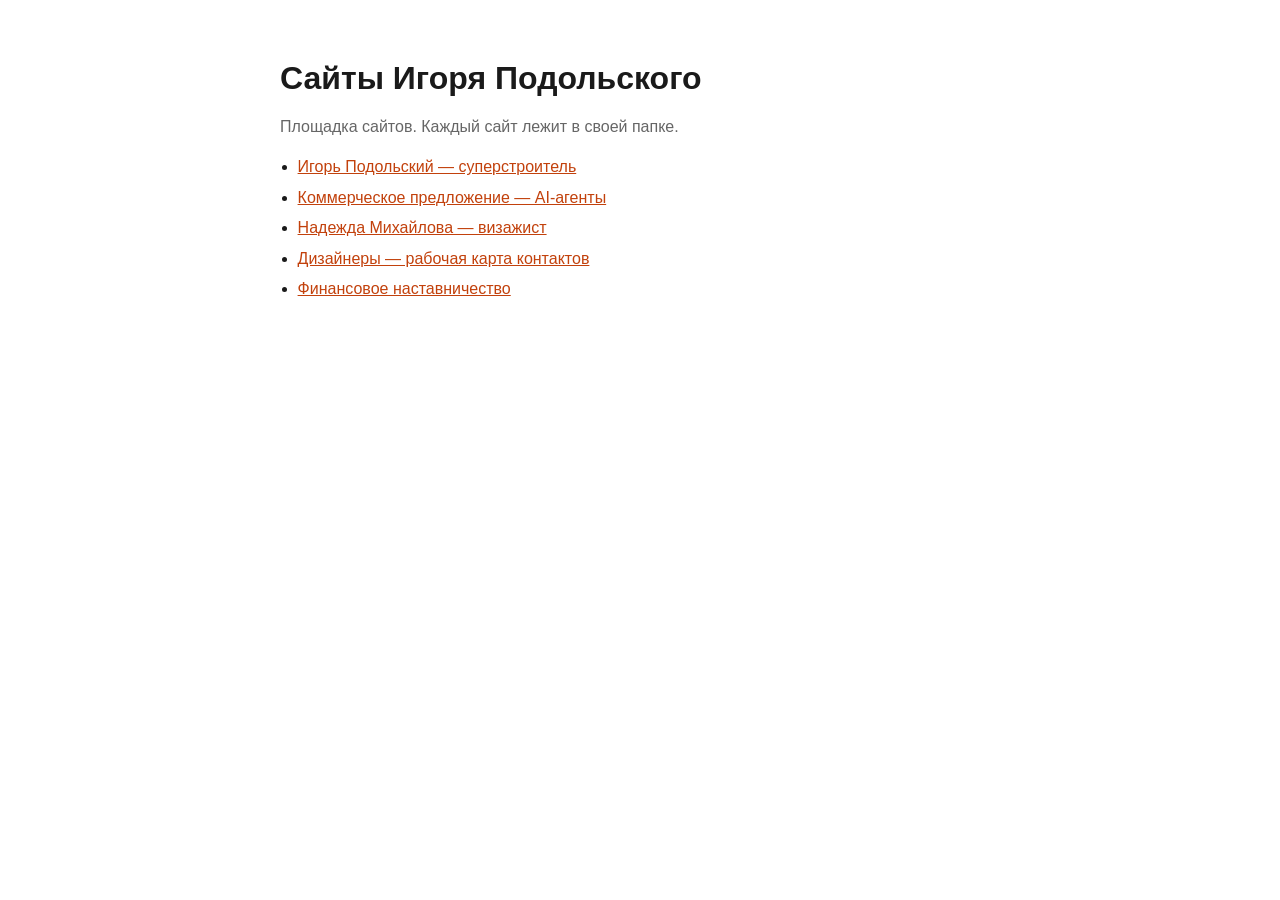
<file: index.html>
<!doctype html>
<html lang="ru">
<head>
  <meta charset="utf-8">
  <meta name="viewport" content="width=device-width, initial-scale=1">
  <title>Сайты Игоря Подольского</title>
  <style>
    body { font-family: -apple-system, Segoe UI, Roboto, sans-serif; max-width: 720px; margin: 60px auto; padding: 0 20px; color: #1a1a1a; }
    h1 { font-size: 2rem; }
    .muted { color: #666; }
    ul { line-height: 1.9; padding-left: 1.1rem; }
    a { color: #c2410c; }
  </style>
</head>
<body>
  <h1>Сайты Игоря Подольского</h1>
  <p class="muted">Площадка сайтов. Каждый сайт лежит в своей папке.</p>
  <ul>
    <li><a href="welcome/">Игорь Подольский — суперстроитель</a></li>
    <li><a href="kp-igor/">Коммерческое предложение — AI-агенты</a></li>
    <li><a href="nadezhda-makeup/">Надежда Михайлова — визажист</a></li>
    <li><a href="designers-contacts/">Дизайнеры — рабочая карта контактов</a></li>
    <li><a href="financial-mentorship/">Финансовое наставничество</a></li>
  </ul>
</body>
</html>
</file>
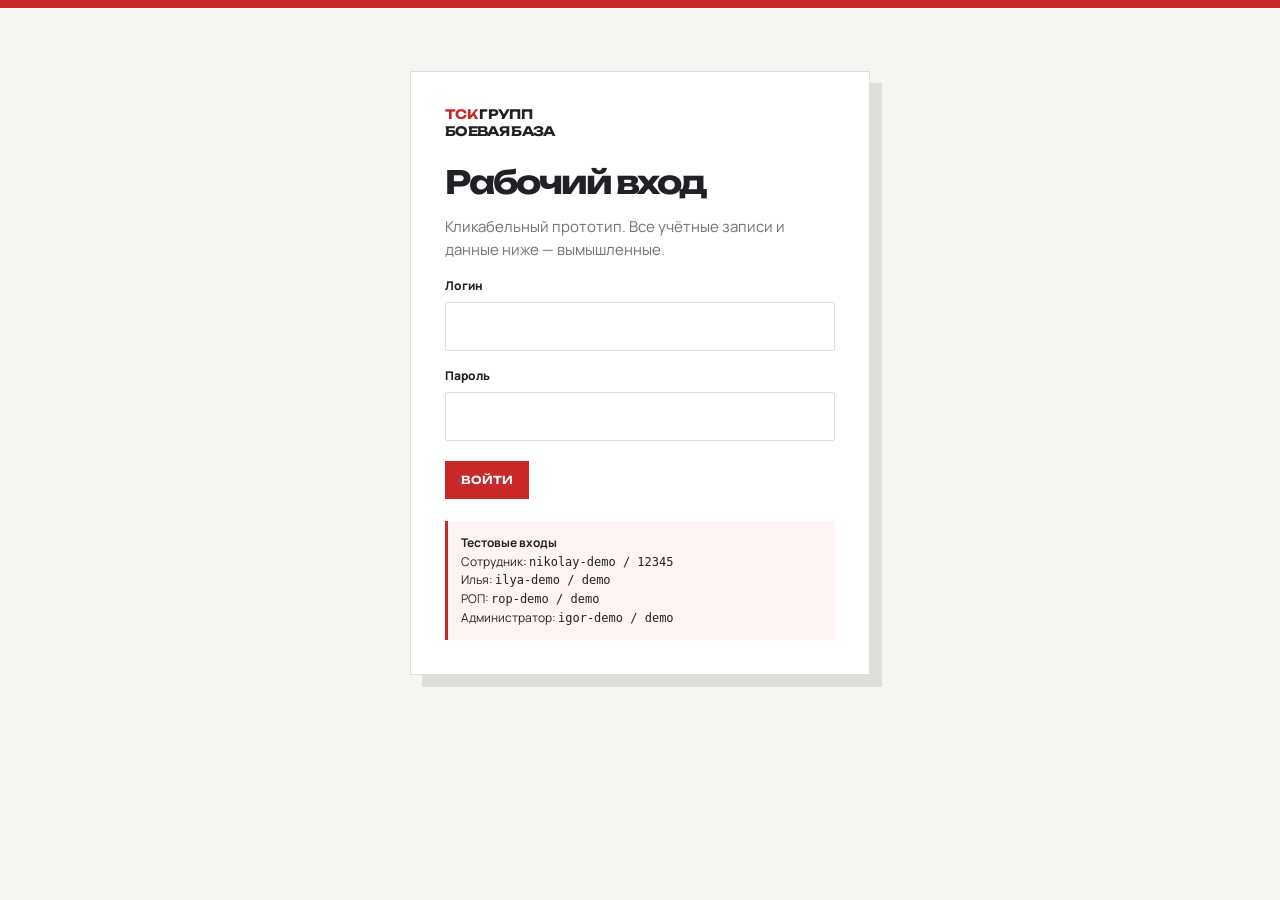
<file: academy/index.html>
<!doctype html>
<html lang="ru">
<meta charset="utf-8"><meta name="viewport" content="width=device-width,initial-scale=1">
<title>Боевая база · прототип</title>
<link rel="preconnect" href="https://fonts.googleapis.com"><link rel="preconnect" href="https://fonts.gstatic.com" crossorigin><link href="https://fonts.googleapis.com/css2?family=Manrope:wght@400;500;600;700;800&family=Unbounded:wght@500;600;700&display=swap" rel="stylesheet">
<style>
:root{--ink:#202124;--muted:#707277;--paper:#f5f5f2;--line:#dededb;--red:#ca2929;--dark:#202124}*{box-sizing:border-box}body{margin:0;background:var(--paper);font:15px/1.55 Manrope,sans-serif;color:var(--ink)}button,input,select{font:inherit}.top{height:8px;background:var(--red)}.brand{font:700 13px/1.3 Unbounded;letter-spacing:-.05em}.brand b{color:var(--red)}.auth{max-width:460px;margin:7vh auto;padding:34px;background:#fff;border:1px solid var(--line);box-shadow:12px 12px 0 #dededb}.auth h1{font:700 32px/1.13 Unbounded;letter-spacing:-.07em;margin:24px 0 10px}.auth p{color:var(--muted)}label{font-size:12px;font-weight:800;display:block;margin:16px 0 6px}input,select{width:100%;border:1px solid var(--line);border-radius:2px;padding:12px;background:#fff}.btn{border:0;background:var(--red);color:#fff;padding:12px 16px;font:600 11px Unbounded;cursor:pointer;margin-top:20px}.demo{font-size:12px;background:#fff4f3;border-left:3px solid var(--red);padding:13px;margin-top:22px}.shell{display:grid;grid-template-columns:255px 1fr;min-height:calc(100vh - 8px)}aside{background:var(--dark);color:#fff;padding:23px 14px;position:sticky;top:0;height:100vh}.sidebrand{color:#fff;margin:0 7px 36px}.sidebrand b{color:#fff}.role{font-size:11px;color:#aaa;margin:0 7px 15px}.nav{display:grid;gap:2px}.nav button{border:0;border-left:2px solid transparent;color:#b7b7b7;background:transparent;text-align:left;padding:10px 11px;cursor:pointer}.nav button:hover,.nav button.active{background:#303134;color:#fff;border-color:var(--red)}.exit{position:absolute;bottom:22px;left:21px;background:transparent;border:0;color:#aaa;cursor:pointer}main{padding:43px clamp(20px,5vw,72px);max-width:1120px}.eyebrow{font:600 10px Unbounded;color:var(--red);letter-spacing:.12em;text-transform:uppercase}.headline{display:flex;justify-content:space-between;gap:20px;border-bottom:2px solid var(--ink);padding-bottom:24px;margin-bottom:28px}.headline h1{font:700 clamp(28px,4vw,42px)/1.15 Unbounded;letter-spacing:-.07em;margin:10px 0 0}.card{background:#fff;border:1px solid var(--line);padding:22px;margin:0 0 13px}.grid{display:grid;grid-template-columns:repeat(3,1fr);gap:12px}.quick{min-height:130px;cursor:pointer}.quick b{display:block;font:600 14px Unbounded;letter-spacing:-.04em}.quick span{display:block;color:var(--red);font-size:23px;margin-top:28px}.profile{display:grid;grid-template-columns:1fr 1fr;gap:12px}.pair{padding:13px;border:1px solid var(--line)}.pair small{display:block;color:var(--muted);font-size:11px}.section{display:none}.section.active{display:block}.kb{display:grid;grid-template-columns:280px 1fr;gap:12px}.kbnav{display:grid;align-content:start;gap:2px}.kbnav button{border:1px solid var(--line);background:#fff;text-align:left;padding:9px;cursor:pointer;font-size:13px}.kbnav button.active{border-color:var(--red);color:var(--red)}.article{background:#fff;border:1px solid var(--line);padding:24px}.article h2{font:700 24px/1.15 Unbounded;letter-spacing:-.06em;margin:0 0 17px}.article h3{font:600 12px Unbounded;margin:22px 0 7px}.article ul{padding-left:20px}.script{background:#fff8f7;border-left:3px solid var(--red);padding:17px;margin-bottom:12px}.script small{font:600 10px Unbounded;color:var(--red)}.script p{white-space:pre-line;margin:9px 0}.copy{background:var(--red);color:#fff;border:0;padding:9px 11px;font:600 10px Unbounded;cursor:pointer}.users{width:100%;border-collapse:collapse;background:#fff;border:1px solid var(--line)}th,td{text-align:left;padding:12px;border-bottom:1px solid var(--line);font-size:13px}th{font-size:10px;font-family:Unbounded;color:var(--muted)}.status{font-size:11px;padding:4px 7px;background:#eef6ef;color:#28703c}.status.off{background:#f6eeee;color:#a23434}.tool{border:1px solid var(--line);background:#fff;padding:7px;cursor:pointer;font-size:12px;margin-right:4px}.note{color:var(--muted);font-size:13px}@media(max-width:760px){.shell{display:block}aside{height:auto;position:static;padding:16px 10px}.sidebrand{margin:0 7px 14px}.role,.exit{display:none}.nav{grid-template-columns:repeat(2,1fr)}.nav button{font-size:12px;padding:8px}.grid{grid-template-columns:1fr 1fr}.kb{grid-template-columns:1fr}.kbnav{grid-template-columns:1fr 1fr}.headline{display:block}main{padding:27px 17px}.auth{margin:3vh 16px}.profile{grid-template-columns:1fr}.users{display:block;overflow:auto;white-space:nowrap}}
</style>
<div class="top"></div><div id="app"></div><script src="app.js"></script>
</html>
</file>
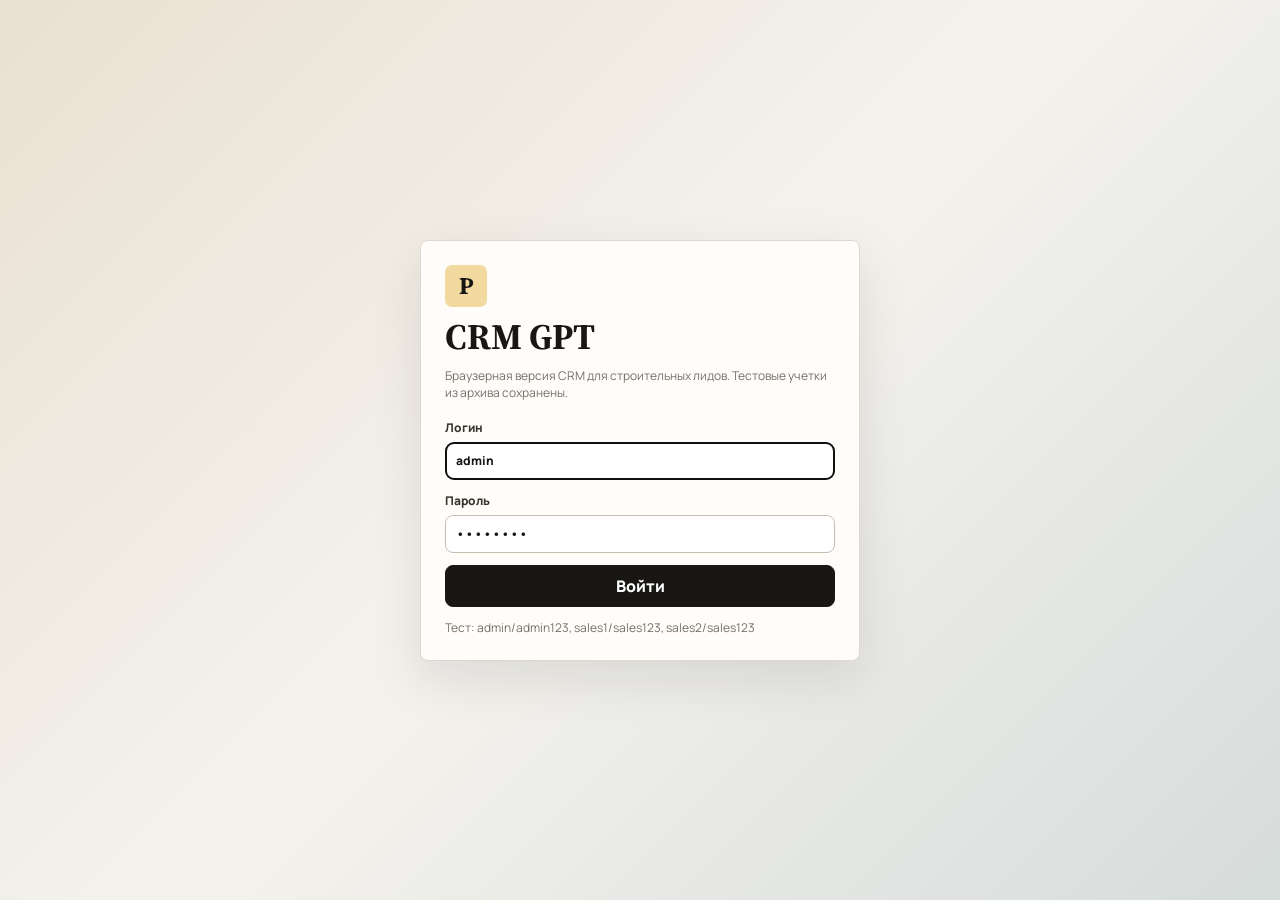
<file: crm-gpt/index.html>
<!doctype html>
<html lang="ru">
<head>
  <meta charset="utf-8">
  <meta name="viewport" content="width=device-width, initial-scale=1">
  <title>CRM GPT | Podolsky</title>
  <meta name="description" content="Браузерная CRM GPT для строительных лидов, источников, касаний и воронки продаж.">
  <style>
    @import url('https://fonts.googleapis.com/css2?family=Manrope:wght@400;600;700;800&family=Source+Serif+4:opsz,wght@8..60,700&display=swap&subset=cyrillic');

    :root {
      --bg: #f3f1ec;
      --paper: #fffdfa;
      --ink: #191714;
      --muted: #746f67;
      --line: #ded8ce;
      --line-strong: #c8beb0;
      --black: #191714;
      --olive: #5e6b3d;
      --blue: #265d73;
      --red: #a13d32;
      --gold: #b88743;
      --green: #23704e;
      --shadow: 0 18px 50px rgba(25, 23, 20, .10);
      --radius: 8px;
    }

    * { box-sizing: border-box; }
    html { scroll-behavior: smooth; }
    body {
      margin: 0;
      min-height: 100vh;
      color: var(--ink);
      background:
        linear-gradient(90deg, rgba(25,23,20,.035) 1px, transparent 1px) 0 0 / 36px 36px,
        linear-gradient(rgba(25,23,20,.03) 1px, transparent 1px) 0 0 / 36px 36px,
        var(--bg);
      font-family: Manrope, system-ui, -apple-system, Segoe UI, sans-serif;
      letter-spacing: 0;
    }

    button, input, select, textarea { font: inherit; letter-spacing: 0; }
    button {
      min-height: 38px;
      border: 1px solid var(--black);
      border-radius: var(--radius);
      background: var(--black);
      color: #fff;
      padding: 9px 12px;
      cursor: pointer;
      font-weight: 800;
    }
    button:hover { transform: translateY(-1px); }
    button.secondary { background: var(--paper); color: var(--ink); border-color: var(--line-strong); }
    button.ghost { background: transparent; color: var(--ink); border-color: transparent; }
    button.danger { background: var(--red); border-color: var(--red); }
    input, select, textarea {
      width: 100%;
      border: 1px solid var(--line-strong);
      border-radius: var(--radius);
      background: #fff;
      color: var(--ink);
      padding: 9px 10px;
      min-height: 38px;
    }
    textarea { min-height: 92px; resize: vertical; }
    label { display: grid; gap: 6px; font-size: 12px; font-weight: 800; color: #3b352e; }
    a { color: var(--blue); text-decoration: none; font-weight: 800; }
    a:hover { text-decoration: underline; }

    .app-shell { min-height: 100vh; display: grid; grid-template-columns: 248px 1fr; }
    .sidebar {
      position: sticky;
      top: 0;
      height: 100vh;
      padding: 18px;
      background: #171613;
      color: #fff;
      display: flex;
      flex-direction: column;
      gap: 18px;
    }
    .brand { border-bottom: 1px solid rgba(255,255,255,.18); padding-bottom: 16px; }
    .brand-mark {
      width: 42px;
      height: 42px;
      border-radius: 7px;
      display: grid;
      place-items: center;
      background: #f2d9a0;
      color: #171613;
      font-family: "Source Serif 4", serif;
      font-size: 24px;
      font-weight: 700;
      margin-bottom: 12px;
    }
    .brand h1 {
      font-family: "Source Serif 4", Georgia, serif;
      font-size: 25px;
      line-height: 1;
      margin: 0 0 6px;
    }
    .brand p { margin: 0; color: #c8c1b8; font-size: 12px; line-height: 1.45; }
    .nav { display: grid; gap: 7px; }
    .nav button {
      justify-content: flex-start;
      display: flex;
      gap: 9px;
      width: 100%;
      background: transparent;
      color: #ece7dd;
      border: 1px solid transparent;
      text-align: left;
    }
    .nav button.active, .nav button:hover {
      background: rgba(255,255,255,.10);
      border-color: rgba(255,255,255,.18);
      transform: none;
    }
    .sidebar-foot {
      margin-top: auto;
      color: #bdb5a9;
      font-size: 12px;
      line-height: 1.45;
      border-top: 1px solid rgba(255,255,255,.16);
      padding-top: 14px;
    }

    .content { padding: 24px; min-width: 0; }
    .topbar {
      display: flex;
      justify-content: space-between;
      gap: 16px;
      align-items: flex-start;
      margin-bottom: 18px;
    }
    .eyebrow {
      display: inline-flex;
      gap: 8px;
      align-items: center;
      color: var(--muted);
      font-size: 12px;
      font-weight: 800;
      text-transform: uppercase;
    }
    .eyebrow::before { content: ""; width: 18px; height: 2px; background: var(--gold); }
    .page-title {
      font-family: "Source Serif 4", Georgia, serif;
      font-size: 42px;
      line-height: .98;
      margin: 5px 0 0;
      max-width: 780px;
    }
    .user-box {
      background: var(--paper);
      border: 1px solid var(--line);
      border-radius: var(--radius);
      padding: 10px 12px;
      min-width: 230px;
      box-shadow: 0 1px 0 rgba(25,23,20,.05);
    }
    .user-box b { display: block; }
    .muted { color: var(--muted); font-size: 12px; }

    .grid { display: grid; gap: 14px; }
    .cards { grid-template-columns: repeat(5, minmax(145px, 1fr)); }
    .card, .panel {
      background: var(--paper);
      border: 1px solid var(--line);
      border-radius: var(--radius);
      box-shadow: 0 1px 0 rgba(25,23,20,.04);
    }
    .card { padding: 14px; min-height: 102px; }
    .card .num { font-size: 30px; font-weight: 800; line-height: 1; margin-bottom: 8px; }
    .card .label { color: var(--muted); font-size: 12px; font-weight: 800; text-transform: uppercase; }
    .panel { padding: 16px; }
    .panel h2 { margin: 0 0 12px; font-size: 18px; }
    .toolbar {
      display: grid;
      grid-template-columns: 2fr 1fr 1fr 1fr auto auto;
      gap: 8px;
      align-items: end;
      margin-bottom: 12px;
    }
    .actions { display: flex; gap: 8px; flex-wrap: wrap; align-items: center; }

    .table-wrap { overflow: auto; border: 1px solid var(--line); border-radius: var(--radius); background: #fff; }
    table { width: 100%; min-width: 980px; border-collapse: collapse; }
    th, td { padding: 10px 9px; border-bottom: 1px solid var(--line); text-align: left; vertical-align: top; font-size: 13px; }
    th { background: #f7f3eb; color: #514a40; font-size: 11px; text-transform: uppercase; white-space: nowrap; }
    tr:hover td { background: #fffaf1; }
    .badge {
      display: inline-flex;
      align-items: center;
      border-radius: 999px;
      padding: 4px 8px;
      background: #eef4ed;
      color: var(--olive);
      font-size: 11px;
      font-weight: 800;
      white-space: nowrap;
    }
    .badge.red { background: #f9e8e5; color: var(--red); }
    .badge.blue { background: #e9f1f4; color: var(--blue); }
    .badge.gold { background: #f8efdf; color: #8a5c1c; }
    .contact { word-break: break-word; white-space: normal; }

    .split { display: grid; grid-template-columns: 1.15fr .85fr; gap: 14px; align-items: start; }
    .form-grid { display: grid; grid-template-columns: repeat(3, 1fr); gap: 11px; }
    .wide { grid-column: 1 / -1; }
    .login-screen {
      min-height: 100vh;
      display: grid;
      place-items: center;
      padding: 20px;
      background:
        linear-gradient(135deg, rgba(184,135,67,.16), transparent 45%),
        linear-gradient(315deg, rgba(38,93,115,.14), transparent 48%),
        var(--bg);
    }
    .login-card {
      width: min(440px, 100%);
      background: var(--paper);
      border: 1px solid var(--line);
      border-radius: var(--radius);
      box-shadow: var(--shadow);
      padding: 24px;
    }
    .login-card h1 {
      font-family: "Source Serif 4", Georgia, serif;
      font-size: 36px;
      line-height: 1;
      margin: 0 0 10px;
    }
    .login-card form { display: grid; gap: 12px; margin-top: 18px; }
    .alert { background: #f9e8e5; border: 1px solid #e6b6ad; color: #7a241b; border-radius: var(--radius); padding: 10px 12px; margin-top: 10px; font-weight: 700; }
    .empty { padding: 26px; text-align: center; color: var(--muted); }
    .drawer {
      position: fixed;
      inset: 0;
      display: none;
      background: rgba(25,23,20,.42);
      z-index: 20;
      padding: 20px;
      overflow: auto;
    }
    .drawer.open { display: grid; place-items: start center; }
    .drawer-card {
      width: min(1050px, 100%);
      background: var(--paper);
      border-radius: var(--radius);
      border: 1px solid var(--line);
      box-shadow: var(--shadow);
      padding: 18px;
    }
    .drawer-head { display: flex; justify-content: space-between; gap: 14px; align-items: flex-start; margin-bottom: 14px; }
    .drawer-head h2 { margin: 0; font-family: "Source Serif 4", Georgia, serif; font-size: 30px; }
    .touch-list { display: grid; gap: 8px; }
    .touch { border: 1px solid var(--line); border-radius: var(--radius); padding: 10px; background: #fff; }
    .touch b { display: block; margin-bottom: 4px; }
    .hide { display: none !important; }

    @media (max-width: 1100px) {
      .app-shell { grid-template-columns: 1fr; }
      .sidebar { position: relative; height: auto; }
      .nav { grid-template-columns: repeat(3, minmax(140px, 1fr)); }
      .cards { grid-template-columns: repeat(2, 1fr); }
      .split, .toolbar, .form-grid { grid-template-columns: 1fr; }
      .topbar { flex-direction: column; }
      .page-title { font-size: 34px; }
      .user-box { width: 100%; }
    }
  </style>
</head>
<body>
  <div id="app"></div>

  <script>
    const STORAGE_KEY = 'podolsky-crm-gpt-v1';
    const SESSION_KEY = 'podolsky-crm-gpt-session';

    const statuses = {
      new: 'Новый лид',
      contacted: 'Контакт получен',
      qualified: 'Отквалифицирован',
      warmup: 'В прогреве',
      measure_scheduled: 'Записан на замер',
      measure_done: 'Замер проведен',
      estimate_in_progress: 'Передан на смету',
      estimate_sent: 'Смета отправлена',
      contract_negotiation: 'Дожим / обсуждение',
      contract_signed: 'Договор подписан',
      prepayment_received: 'Предоплата получена',
      in_work: 'Взят в работу',
      rejected: 'Отказ / нецелевой'
    };

    const statusRank = {
      rejected: -1, new: 0, contacted: 1, qualified: 2, warmup: 3, measure_scheduled: 4,
      measure_done: 5, estimate_in_progress: 6, estimate_sent: 7, contract_negotiation: 8,
      contract_signed: 9, prepayment_received: 10, in_work: 11
    };

    const seedSources = [
      ['Хорошево-Мневники','районный чат','Калюжный Данила','уточнить','Клиентский районный источник.'],
      ['Измайлово / Гольяново','районный чат','Калюжный Данила','уточнить','Клиентский районный источник.'],
      ['СтартПродаж','недвижимость / новостройки','Калюжный Данила','уточнить','Проверить правила размещения.'],
      ['АРХИТАЙМ','дизайнеры / архитекторы','Калюжный Данила','уточнить','Партнерский источник: дизайнеры/архитекторы.'],
      ['Строительство Москва МО','строительство / ремонт','Калюжный Данила','уточнить','Профильный источник, проверить долю подрядчиков.'],
      ['Город Московский чат','районный чат','Гасымова Фахрия','уточнить','Клиентский районный источник.'],
      ['ЖК Саларьево парк','ЖК / новостройка','Гасымова Фахрия','уточнить','Потенциальные заказчики после выдачи ключей.'],
      ['ЖК Люблинский парк','ЖК / новостройка','Гасымова Фахрия','уточнить','Проверить размещение через администратора.'],
      ['ЖК Прокшино','ЖК / новостройка','Гасымова Фахрия / Леонова Ника','через админа','Повторяется в нескольких тестовых. Приоритетный ЖК.'],
      ['ЖК Символ','ЖК / новостройка','Гасымова Фахрия / Леонова Ника','через админа','Приоритетный ЖК.'],
      ['Дизайнеры Интерьера Москвы','дизайнеры / архитекторы','Бутба Инал','уточнить','Партнерский канал под дизайнеров.'],
      ['ДИЗАЙНЕРЫ & АРХИТЕКТОРЫ','дизайнеры / архитекторы','Бутба Инал','уточнить','Партнерский канал.'],
      ['ЖК Домашний - ремонт','ЖК / новостройка','Бутба Инал','уточнить','Проверить аудиторию.'],
      ['Дизайн и Ремонт Москва','ремонт / дизайн','Бутба Инал','уточнить','Смешанный источник, проверить качество лидов.'],
      ['Недвижимость PRO Москва','риелторы / недвижимость','Бутба Инал','уточнить','Может быть партнерским источником через риелторов.'],
      ['ЖК ЗИЛАРТ','ЖК / новостройка','Леонова Ника','через админа','Клиентский источник.'],
      ['ЖК Остров','ЖК / новостройка','Леонова Ника','через админа','Клиентский источник.'],
      ['ЖК Мичуринский парк','ЖК / новостройка','Леонова Ника','через админа','Клиентский источник.'],
      ['Чат. Стройка и ремонт Москва','строительство / ремонт','Внуковская Виктория','уточнить','Профильный чат, проверить клиентов.'],
      ['Ремонт в ЖК | Чат взаимопомощи Мск и МО','ЖК / ремонт','Внуковская Виктория','уточнить','Проверить правила.'],
      ['СТРОИТЕЛИ Москвы 2026','строительство / подрядчики','Внуковская Виктория','уточнить','Риск: много мастеров/подрядчиков.'],
      ['Стройка Отделка Москва Заказчики Мастера','строительство / ремонт','Внуковская Виктория','уточнить','Смешанный источник.'],
      ['Строители Мастера Москва','строительство / подрядчики','Внуковская Виктория','уточнить','Риск: подрядная аудитория.']
    ];

    const initialState = () => ({
      users: [
        { id: 1, username: 'admin', password: 'admin123', fullName: 'Главный админ', role: 'admin', active: true },
        { id: 2, username: 'sales1', password: 'sales123', fullName: 'Продажник 1', role: 'sales', active: true },
        { id: 3, username: 'sales2', password: 'sales123', fullName: 'Продажник 2', role: 'sales', active: true }
      ],
      sources: seedSources.map((s, index) => ({
        id: index + 1,
        name: s[0],
        type: s[1],
        link: '',
        foundBy: s[2],
        canPost: s[3],
        status: 'не проверен',
        offerText: 'Добрый день. Выполняем ремонт квартир, апартаментов и коммерческих помещений в Москве и МО: замер, смета, договор, гарантия.',
        comment: s[4],
        createdAt: today()
      })),
      leads: [
        sampleLead(1, 'Дмитрий / Юго-Западный', '+7 917 519-54-29', 9, 2, 'qualified', 'квартира', 'Юго-Западный', '60', 'Капитальный ремонт, дизайн-проект есть', 'замер / дожим', today()),
        sampleLead(2, 'Паскуаль', '', 15, 2, 'warmup', 'квартира', 'Москва', '', 'Уточнить готовность к следующему шагу', 'созвон / прогрев', today()),
        sampleLead(3, 'Рауф', '', 20, 3, 'contacted', 'объект', 'Москва / МО', '', 'Проверить актуальность объекта', 'перезвон', today())
      ],
      touches: [
        { id: 1, leadId: 1, userId: 2, touchAt: now(), type: 'звонок', result: 'Ключи получены, ремонт актуален', nextAction: 'Отправить информацию о компании', nextActionDate: today(), comment: 'Демо-запись из логики Deus-лидов.' }
      ]
    });

    function sampleLead(id, clientName, phone, sourceId, assignedUserId, status, objectType, district, area, needText, nextAction, nextActionDate) {
      return {
        id, createdAt: now(), clientName, phone, telegram: '', whatsapp: '', sourceId,
        assignedUserId, status, objectType, district, address: '', areaM2: area,
        needText, budget: '', timeline: '', nextAction, nextActionDate, comment: ''
      };
    }

    let state = loadState();
    let session = JSON.parse(localStorage.getItem(SESSION_KEY) || 'null');
    let currentView = 'dashboard';
    let filters = { q: '', status: '', sourceId: '', assignedUserId: '', overdue: false };
    let sort = { field: 'createdAt', dir: 'desc' };

    function loadState() {
      const raw = localStorage.getItem(STORAGE_KEY);
      if (raw) return JSON.parse(raw);
      const seeded = initialState();
      localStorage.setItem(STORAGE_KEY, JSON.stringify(seeded));
      return seeded;
    }
    function saveState() { localStorage.setItem(STORAGE_KEY, JSON.stringify(state)); }
    function today() { return new Date().toISOString().slice(0, 10); }
    function now() {
      const d = new Date();
      const pad = n => String(n).padStart(2, '0');
      return `${d.getFullYear()}-${pad(d.getMonth()+1)}-${pad(d.getDate())} ${pad(d.getHours())}:${pad(d.getMinutes())}`;
    }
    function nextId(list) { return list.length ? Math.max(...list.map(x => x.id)) + 1 : 1; }
    function h(value) {
      return String(value ?? '').replace(/[&<>"']/g, ch => ({'&':'&amp;','<':'&lt;','>':'&gt;','"':'&quot;',"'":'&#039;'}[ch]));
    }
    function user() { return session ? state.users.find(u => u.id === session.userId && u.active) : null; }
    function sourceById(id) { return state.sources.find(s => s.id === Number(id)); }
    function userById(id) { return state.users.find(u => u.id === Number(id)); }
    function statusLabel(s) { return statuses[s] || s; }

    function render() {
      const u = user();
      if (!u) return renderLogin();
      document.getElementById('app').innerHTML = `
        <div class="app-shell">
          <aside class="sidebar">
            <div class="brand">
              <div class="brand-mark">P</div>
              <h1>CRM GPT</h1>
              <p>Лиды, источники, касания и воронка ремонта в одной рабочей панели.</p>
            </div>
            <div class="nav">
              ${navButton('dashboard', 'Сводка')}
              ${navButton('leads', 'Лиды')}
              ${navButton('sources', 'Источники')}
              ${u.role === 'admin' ? navButton('users', 'Пользователи') : ''}
              ${navButton('export', 'Экспорт')}
            </div>
            <div class="sidebar-foot">
              <b>Локальная версия</b><br>
              Данные хранятся в браузере. Для боевой эксплуатации нужен сервер, авторизация и резервные копии.
            </div>
          </aside>
          <section class="content">
            <div class="topbar">
              <div>
                <div class="eyebrow">${viewEyebrow()}</div>
                <div class="page-title">${viewTitle()}</div>
              </div>
              <div class="user-box">
                <b>${h(u.fullName)}</b>
                <span class="muted">${h(u.role)} · ${h(u.username)}</span>
                <div class="actions" style="margin-top:8px">
                  <button class="secondary" onclick="logout()">Выйти</button>
                </div>
              </div>
            </div>
            ${renderView()}
          </section>
        </div>
        <div id="drawer" class="drawer"></div>
      `;
    }

    function navButton(view, label) {
      return `<button class="${currentView === view ? 'active' : ''}" onclick="go('${view}')">${label}</button>`;
    }
    function go(view) { currentView = view; render(); }
    function viewEyebrow() {
      return ({dashboard:'оперативный контур', leads:'воронка продаж', sources:'каналы трафика', users:'доступы', export:'данные'})[currentView] || 'CRM';
    }
    function viewTitle() {
      return ({dashboard:'Сводка по продажам и источникам', leads:'Лиды и следующие действия', sources:'Источники лидов', users:'Пользователи и роли', export:'Экспорт и обслуживание'})[currentView] || 'CRM';
    }

    function renderLogin() {
      document.getElementById('app').innerHTML = `
        <div class="login-screen">
          <div class="login-card">
            <div class="brand-mark">P</div>
            <h1>CRM GPT</h1>
            <p class="muted">Браузерная версия CRM для строительных лидов. Тестовые учетки из архива сохранены.</p>
            <div id="login-error"></div>
            <form onsubmit="login(event)">
              <label>Логин<input name="username" required autofocus autocomplete="username" value="admin"></label>
              <label>Пароль<input name="password" required autocomplete="current-password" type="password" value="admin123"></label>
              <button>Войти</button>
            </form>
            <p class="muted" style="margin-bottom:0">Тест: admin/admin123, sales1/sales123, sales2/sales123</p>
          </div>
        </div>
      `;
    }

    function login(event) {
      event.preventDefault();
      const form = event.target;
      const found = state.users.find(u => u.username === form.username.value.trim() && u.password === form.password.value && u.active);
      if (!found) {
        document.getElementById('login-error').innerHTML = '<div class="alert">Неверный логин или пароль</div>';
        return;
      }
      session = { userId: found.id };
      localStorage.setItem(SESSION_KEY, JSON.stringify(session));
      render();
    }
    function logout() { localStorage.removeItem(SESSION_KEY); session = null; render(); }

    function renderView() {
      if (currentView === 'dashboard') return renderDashboard();
      if (currentView === 'leads') return renderLeads();
      if (currentView === 'sources') return renderSources();
      if (currentView === 'users') return renderUsers();
      if (currentView === 'export') return renderExport();
      return '';
    }

    function renderDashboard() {
      const leadCount = state.leads.length;
      const overdue = state.leads.filter(l => l.nextActionDate && l.nextActionDate < today() && !['in_work','rejected'].includes(l.status)).length;
      const measures = state.leads.filter(l => l.status === 'measure_scheduled').length;
      const inWork = state.leads.filter(l => l.status === 'in_work').length;
      const hot = state.leads.filter(l => statusRank[l.status] >= statusRank.qualified && l.status !== 'rejected').length;
      return `
        <div class="grid cards">
          ${statCard(leadCount, 'Всего лидов')}
          ${statCard(hot, 'Живой контур')}
          ${statCard(overdue, 'Просрочено')}
          ${statCard(measures, 'Замеры')}
          ${statCard(inWork, 'В работе')}
        </div>
        <div class="split" style="margin-top:14px">
          <section class="panel">
            <div class="actions" style="justify-content:space-between;margin-bottom:12px">
              <h2>Ближайшие действия</h2>
              <button onclick="openLeadForm()">+ Лид</button>
            </div>
            ${renderNextActions()}
          </section>
          <section class="panel">
            <h2>Эффективность источников</h2>
            ${renderSourcesMini()}
          </section>
        </div>
      `;
    }
    function statCard(num, label) { return `<div class="card"><div class="num">${h(num)}</div><div class="label">${h(label)}</div></div>`; }

    function renderNextActions() {
      const rows = [...state.leads]
        .filter(l => l.nextAction || l.nextActionDate)
        .sort((a,b) => String(a.nextActionDate || '9999').localeCompare(String(b.nextActionDate || '9999')))
        .slice(0, 8);
      if (!rows.length) return '<div class="empty">Следующие действия не назначены.</div>';
      return `<div class="table-wrap"><table><thead><tr><th>Дата</th><th>Клиент</th><th>Действие</th><th>Статус</th><th></th></tr></thead><tbody>
        ${rows.map(l => `<tr><td>${h(l.nextActionDate)}</td><td><b>${h(l.clientName)}</b><div class="muted">${h(sourceById(l.sourceId)?.name || '')}</div></td><td>${h(l.nextAction)}</td><td>${badge(l.status)}</td><td><button class="secondary" onclick="openLead(${l.id})">Открыть</button></td></tr>`).join('')}
      </tbody></table></div>`;
    }

    function renderSourcesMini() {
      const rows = sourceStats().slice(0, 8);
      return `<div class="table-wrap"><table style="min-width:620px"><thead><tr><th>Источник</th><th>Лиды</th><th>Замер+</th><th>В работу</th></tr></thead><tbody>
        ${rows.map(s => `<tr><td><b>${h(s.name)}</b><div class="muted">${h(s.type)}</div></td><td>${s.total}</td><td>${s.measure}</td><td>${s.work}</td></tr>`).join('')}
      </tbody></table></div>`;
    }

    function renderLeads() {
      const rows = filteredLeads();
      return `
        <div class="toolbar">
          <label>Поиск<input value="${h(filters.q)}" oninput="filters.q=this.value;render()" placeholder="имя, телефон, район, задача"></label>
          <label>Статус<select onchange="filters.status=this.value;render()"><option value="">Все</option>${Object.entries(statuses).map(([k,v]) => `<option value="${k}" ${filters.status===k?'selected':''}>${h(v)}</option>`).join('')}</select></label>
          <label>Источник<select onchange="filters.sourceId=this.value;render()"><option value="">Все</option>${state.sources.map(s => `<option value="${s.id}" ${String(filters.sourceId)===String(s.id)?'selected':''}>${h(s.name)}</option>`).join('')}</select></label>
          <label>Ответственный<select onchange="filters.assignedUserId=this.value;render()"><option value="">Все</option>${state.users.map(u => `<option value="${u.id}" ${String(filters.assignedUserId)===String(u.id)?'selected':''}>${h(u.fullName)}</option>`).join('')}</select></label>
          <label style="display:flex;align-items:end;height:100%"><span><input style="width:auto;min-height:auto" type="checkbox" ${filters.overdue?'checked':''} onchange="filters.overdue=this.checked;render()"> просроченные</span></label>
          <button onclick="openLeadForm()">+ Лид</button>
        </div>
        <div class="table-wrap">
          <table>
            <thead><tr>
              ${th('createdAt','Дата')}${th('clientName','Клиент')}<th>Контакт</th>${th('source','Источник')}${th('status','Статус')}<th>Ответственный</th>${th('nextActionDate','Следующее')}<th></th>
            </tr></thead>
            <tbody>${rows.map(leadRow).join('') || `<tr><td colspan="8"><div class="empty">Лиды не найдены.</div></td></tr>`}</tbody>
          </table>
        </div>
      `;
    }

    function filteredLeads() {
      const q = filters.q.toLowerCase().trim();
      return [...state.leads].filter(l => {
        const blob = [l.clientName,l.phone,l.telegram,l.whatsapp,l.district,l.needText,l.nextAction,sourceById(l.sourceId)?.name].join(' ').toLowerCase();
        if (q && !blob.includes(q)) return false;
        if (filters.status && l.status !== filters.status) return false;
        if (filters.sourceId && Number(l.sourceId) !== Number(filters.sourceId)) return false;
        if (filters.assignedUserId && Number(l.assignedUserId) !== Number(filters.assignedUserId)) return false;
        if (filters.overdue && !(l.nextActionDate && l.nextActionDate < today() && !['in_work','rejected'].includes(l.status))) return false;
        return true;
      }).sort((a,b) => {
        const av = sort.field === 'source' ? sourceById(a.sourceId)?.name : a[sort.field];
        const bv = sort.field === 'source' ? sourceById(b.sourceId)?.name : b[sort.field];
        return String(av || '').localeCompare(String(bv || ''), 'ru') * (sort.dir === 'asc' ? 1 : -1);
      });
    }
    function th(field, label) {
      return `<th><a href="#" onclick="setSort('${field}');return false">${h(label)}${sort.field===field ? (sort.dir==='asc'?' ↑':' ↓') : ''}</a></th>`;
    }
    function setSort(field) {
      sort.dir = sort.field === field && sort.dir === 'asc' ? 'desc' : 'asc';
      sort.field = field;
      render();
    }
    function leadRow(l) {
      const contact = [l.phone, l.telegram ? 'TG: '+l.telegram : '', l.whatsapp ? 'WA: '+l.whatsapp : ''].filter(Boolean).join('<br>') || '<span class="muted">нет</span>';
      return `<tr>
        <td>${h(l.createdAt)}</td>
        <td><b>${h(l.clientName)}</b><div class="muted">${h(l.objectType)} ${h(l.district)}</div></td>
        <td class="contact">${contact}</td>
        <td>${h(sourceById(l.sourceId)?.name || '')}</td>
        <td>${badge(l.status)}</td>
        <td>${h(userById(l.assignedUserId)?.fullName || '')}</td>
        <td>${h(l.nextActionDate)}<div class="muted">${h(l.nextAction)}</div></td>
        <td><button class="secondary" onclick="openLead(${l.id})">Открыть</button></td>
      </tr>`;
    }
    function badge(status) {
      const cls = status === 'rejected' ? 'red' : statusRank[status] >= 8 ? 'gold' : statusRank[status] >= 4 ? 'blue' : '';
      return `<span class="badge ${cls}">${h(statusLabel(status))}</span>`;
    }

    function renderSources() {
      const rows = sourceStats();
      return `
        <div class="actions" style="justify-content:space-between;margin-bottom:12px">
          <div class="muted">Источник обязателен для каждого лида. Статистика считается автоматически по статусам.</div>
          <button onclick="openSourceForm()">+ Источник</button>
        </div>
        <div class="table-wrap">
          <table>
            <thead><tr><th>Источник</th><th>Тип</th><th>Кто нашел</th><th>Можно</th><th>Статус</th><th>Пришло</th><th>Отквал.</th><th>Прогрев</th><th>Замер</th><th>Договор</th><th>В работу</th><th></th></tr></thead>
            <tbody>${rows.map(s => `<tr><td><b>${h(s.name)}</b>${s.link?`<div><a href="${h(s.link)}" target="_blank">ссылка</a></div>`:''}<div class="muted">${h(s.comment)}</div></td><td>${h(s.type)}</td><td>${h(s.foundBy)}</td><td>${h(s.canPost)}</td><td>${h(s.status)}</td><td>${s.total}</td><td>${s.qualified}</td><td>${s.warmup}</td><td>${s.measure}</td><td>${s.contract}</td><td>${s.work}</td><td><button class="secondary" onclick="openSourceForm(${s.id})">Ред.</button></td></tr>`).join('')}</tbody>
          </table>
        </div>
      `;
    }

    function sourceStats() {
      return state.sources.map(s => {
        const leads = state.leads.filter(l => l.sourceId === s.id);
        return {
          ...s,
          total: leads.length,
          qualified: leads.filter(l => statusRank[l.status] >= 2).length,
          warmup: leads.filter(l => statusRank[l.status] >= 3).length,
          measure: leads.filter(l => statusRank[l.status] >= 4).length,
          contract: leads.filter(l => statusRank[l.status] >= 9).length,
          work: leads.filter(l => l.status === 'in_work').length
        };
      }).sort((a,b) => b.total - a.total || a.name.localeCompare(b.name, 'ru'));
    }

    function renderUsers() {
      if (user().role !== 'admin') return '<section class="panel">Доступ только для admin.</section>';
      return `
        <section class="panel">
          <div class="actions" style="justify-content:space-between;margin-bottom:12px"><h2>Пользователи</h2><button onclick="openUserForm()">+ Пользователь</button></div>
          <div class="table-wrap"><table style="min-width:650px"><thead><tr><th>ID</th><th>Логин</th><th>Имя</th><th>Роль</th><th>Активен</th></tr></thead><tbody>
            ${state.users.map(u => `<tr><td>${u.id}</td><td>${h(u.username)}</td><td>${h(u.fullName)}</td><td>${h(u.role)}</td><td>${u.active?'да':'нет'}</td></tr>`).join('')}
          </tbody></table></div>
        </section>
      `;
    }

    function renderExport() {
      return `
        <section class="panel">
          <h2>Экспорт / импорт</h2>
          <p class="muted">Можно скачать текущее состояние CRM как JSON или сбросить демо-данные. Пароли здесь тестовые, не использовать как боевую защиту.</p>
          <div class="actions">
            <button onclick="downloadJson()">Скачать JSON</button>
            <button class="secondary" onclick="importPrompt()">Импорт JSON</button>
            <button class="danger" onclick="resetData()">Сбросить демо</button>
          </div>
        </section>
      `;
    }
    function downloadJson() {
      const blob = new Blob([JSON.stringify(state, null, 2)], { type: 'application/json' });
      const a = document.createElement('a');
      a.href = URL.createObjectURL(blob);
      a.download = 'crm-gpt-export.json';
      a.click();
      URL.revokeObjectURL(a.href);
    }
    function importPrompt() {
      const input = document.createElement('input');
      input.type = 'file';
      input.accept = 'application/json';
      input.onchange = async () => {
        const text = await input.files[0].text();
        state = JSON.parse(text);
        saveState();
        render();
      };
      input.click();
    }
    function resetData() {
      if (!confirm('Сбросить локальные данные CRM?')) return;
      state = initialState();
      saveState();
      render();
    }

    function openLead(id) {
      const l = state.leads.find(x => x.id === id);
      const touches = state.touches.filter(t => t.leadId === id).sort((a,b) => b.touchAt.localeCompare(a.touchAt));
      openDrawer(`
        <div class="drawer-head">
          <div><h2>${h(l.clientName)}</h2><div class="muted">${h(sourceById(l.sourceId)?.name || '')} · ${h(userById(l.assignedUserId)?.fullName || 'без ответственного')}</div></div>
          <div class="actions"><button class="secondary" onclick="openLeadForm(${id})">Редактировать</button><button class="ghost" onclick="closeDrawer()">Закрыть</button></div>
        </div>
        <div class="split">
          <section class="panel">
            <h2>Карточка</h2>
            <dl style="display:grid;grid-template-columns:170px 1fr;gap:8px 12px">
              ${dl('Статус', badge(l.status))}${dl('Телефон', h(l.phone))}${dl('Telegram', h(l.telegram))}${dl('WhatsApp', h(l.whatsapp))}
              ${dl('Объект', h(l.objectType))}${dl('Район', h(l.district))}${dl('Адрес', h(l.address))}${dl('Площадь', h(l.areaM2))}
              ${dl('Бюджет', h(l.budget))}${dl('Сроки', h(l.timeline))}${dl('Что нужно', h(l.needText))}${dl('Следующее действие', `${h(l.nextAction)} ${h(l.nextActionDate)}`)}${dl('Комментарий', h(l.comment))}
            </dl>
          </section>
          <section class="panel">
            <h2>Добавить касание</h2>
            <form class="grid" onsubmit="saveTouch(event, ${id})">
              <label>Тип<select name="type"><option>звонок</option><option>Telegram</option><option>WhatsApp</option><option>сообщение</option><option>встреча</option></select></label>
              <label>Результат<input name="result"></label>
              <label>Следующее действие<input name="nextAction"></label>
              <label>Дата следующего действия<input name="nextActionDate" type="date"></label>
              <label>Комментарий<textarea name="comment"></textarea></label>
              <button>Сохранить касание</button>
            </form>
          </section>
        </div>
        <section class="panel" style="margin-top:14px">
          <h2>История касаний</h2>
          <div class="touch-list">${touches.map(t => `<div class="touch"><b>${h(t.touchAt)} · ${h(t.type)} · ${h(userById(t.userId)?.fullName || '')}</b><div>${h(t.result)}</div><div class="muted">${h(t.nextAction)} ${h(t.nextActionDate)}</div><div>${h(t.comment)}</div></div>`).join('') || '<div class="empty">Касаний нет.</div>'}</div>
        </section>
      `);
    }
    function dl(k, v) { return `<dt style="font-weight:800;color:#514a40">${h(k)}</dt><dd style="margin:0;word-break:break-word">${v || '<span class="muted">—</span>'}</dd>`; }

    function openLeadForm(id) {
      const l = id ? state.leads.find(x => x.id === id) : {};
      openDrawer(`
        <div class="drawer-head"><h2>${id ? 'Редактировать лид' : 'Новый лид'}</h2><button class="ghost" onclick="closeDrawer()">Закрыть</button></div>
        <form class="form-grid" onsubmit="saveLead(event, ${id || 0})">
          ${input('clientName','Имя клиента',l.clientName,true)}${input('phone','Телефон',l.phone)}${input('telegram','Telegram',l.telegram)}${input('whatsapp','WhatsApp',l.whatsapp)}
          <label>Источник<select name="sourceId" required>${state.sources.map(s => `<option value="${s.id}" ${l.sourceId===s.id?'selected':''}>${h(s.name)}</option>`).join('')}</select></label>
          <label>Ответственный<select name="assignedUserId"><option value="">—</option>${state.users.filter(u=>u.active).map(u => `<option value="${u.id}" ${l.assignedUserId===u.id?'selected':''}>${h(u.fullName)} / ${h(u.role)}</option>`).join('')}</select></label>
          <label>Статус<select name="status">${Object.entries(statuses).map(([k,v]) => `<option value="${k}" ${(l.status || 'new')===k?'selected':''}>${h(v)}</option>`).join('')}</select></label>
          ${input('objectType','Тип объекта',l.objectType)}${input('district','Район',l.district)}${input('address','Адрес',l.address)}${input('areaM2','Площадь',l.areaM2)}${input('budget','Бюджет',l.budget)}${input('timeline','Сроки',l.timeline)}
          <label>Дата следующего действия<input type="date" name="nextActionDate" value="${h(l.nextActionDate || '')}"></label>
          ${textarea('needText','Что нужно сделать',l.needText)}${textarea('nextAction','Следующее действие',l.nextAction)}${textarea('comment','Комментарий',l.comment)}
          <div class="wide actions"><button>Сохранить</button>${id ? `<button type="button" class="danger" onclick="deleteLead(${id})">Удалить</button>` : ''}</div>
        </form>
      `);
    }
    function input(name, label, value='', required=false) { return `<label>${h(label)}<input name="${name}" ${required?'required':''} value="${h(value || '')}"></label>`; }
    function textarea(name, label, value='') { return `<label class="wide">${h(label)}<textarea name="${name}">${h(value || '')}</textarea></label>`; }

    function saveLead(event, id) {
      event.preventDefault();
      const f = event.target;
      const data = Object.fromEntries(new FormData(f).entries());
      const payload = {
        id: id || nextId(state.leads),
        createdAt: id ? state.leads.find(l => l.id === id).createdAt : now(),
        clientName: data.clientName.trim(),
        phone: data.phone.trim(),
        telegram: data.telegram.trim(),
        whatsapp: data.whatsapp.trim(),
        sourceId: Number(data.sourceId),
        assignedUserId: data.assignedUserId ? Number(data.assignedUserId) : null,
        status: data.status,
        objectType: data.objectType.trim(),
        district: data.district.trim(),
        address: data.address.trim(),
        areaM2: data.areaM2.trim(),
        budget: data.budget.trim(),
        timeline: data.timeline.trim(),
        needText: data.needText.trim(),
        nextAction: data.nextAction.trim(),
        nextActionDate: data.nextActionDate,
        comment: data.comment.trim()
      };
      if (id) state.leads = state.leads.map(l => l.id === id ? payload : l);
      else state.leads.push(payload);
      saveState();
      closeDrawer();
      render();
    }
    function deleteLead(id) {
      if (!confirm('Удалить лид?')) return;
      state.leads = state.leads.filter(l => l.id !== id);
      state.touches = state.touches.filter(t => t.leadId !== id);
      saveState();
      closeDrawer();
      render();
    }
    function saveTouch(event, leadId) {
      event.preventDefault();
      const data = Object.fromEntries(new FormData(event.target).entries());
      state.touches.push({ id: nextId(state.touches), leadId, userId: user().id, touchAt: now(), type: data.type, result: data.result, nextAction: data.nextAction, nextActionDate: data.nextActionDate, comment: data.comment });
      const lead = state.leads.find(l => l.id === leadId);
      if (data.nextAction || data.nextActionDate) {
        lead.nextAction = data.nextAction;
        lead.nextActionDate = data.nextActionDate;
      }
      saveState();
      openLead(leadId);
    }

    function openSourceForm(id) {
      const s = id ? state.sources.find(x => x.id === id) : {};
      openDrawer(`
        <div class="drawer-head"><h2>${id ? 'Редактировать источник' : 'Новый источник'}</h2><button class="ghost" onclick="closeDrawer()">Закрыть</button></div>
        <form class="form-grid" onsubmit="saveSource(event, ${id || 0})">
          ${input('name','Название',s.name,true)}${input('type','Тип',s.type)}${input('link','Ссылка',s.link)}${input('foundBy','Кто нашел',s.foundBy)}
          <label>Можно размещаться<select name="canPost">${['да','нет','через админа','уточнить'].map(v => `<option ${s.canPost===v?'selected':''}>${v}</option>`).join('')}</select></label>
          <label>Статус<select name="status">${['не проверен','подходит','не подходит','размещено','дал отклик'].map(v => `<option ${s.status===v?'selected':''}>${v}</option>`).join('')}</select></label>
          ${textarea('offerText','Текст оффера',s.offerText)}${textarea('comment','Комментарий',s.comment)}
          <div class="wide actions"><button>Сохранить</button></div>
        </form>
      `);
    }
    function saveSource(event, id) {
      event.preventDefault();
      const data = Object.fromEntries(new FormData(event.target).entries());
      const payload = { id: id || nextId(state.sources), createdAt: id ? state.sources.find(s => s.id === id).createdAt : today(), ...data };
      if (id) state.sources = state.sources.map(s => s.id === id ? payload : s);
      else state.sources.push(payload);
      saveState();
      closeDrawer();
      render();
    }

    function openUserForm() {
      openDrawer(`
        <div class="drawer-head"><h2>Новый пользователь</h2><button class="ghost" onclick="closeDrawer()">Закрыть</button></div>
        <form class="form-grid" onsubmit="saveUser(event)">
          ${input('username','Логин','',true)}${input('password','Пароль','',true)}${input('fullName','Имя','',true)}
          <label>Роль<select name="role"><option value="admin">admin</option><option value="sales">sales</option><option value="estimator">estimator</option></select></label>
          <div class="wide actions"><button>Добавить</button></div>
        </form>
      `);
    }
    function saveUser(event) {
      event.preventDefault();
      const data = Object.fromEntries(new FormData(event.target).entries());
      state.users.push({ id: nextId(state.users), username: data.username.trim(), password: data.password, fullName: data.fullName.trim(), role: data.role, active: true });
      saveState();
      closeDrawer();
      render();
    }
    function openDrawer(html) {
      const drawer = document.getElementById('drawer');
      drawer.innerHTML = `<div class="drawer-card">${html}</div>`;
      drawer.classList.add('open');
    }
    function closeDrawer() {
      const drawer = document.getElementById('drawer');
      drawer.classList.remove('open');
      drawer.innerHTML = '';
    }

    render();
  </script>
</body>
</html>
</file>
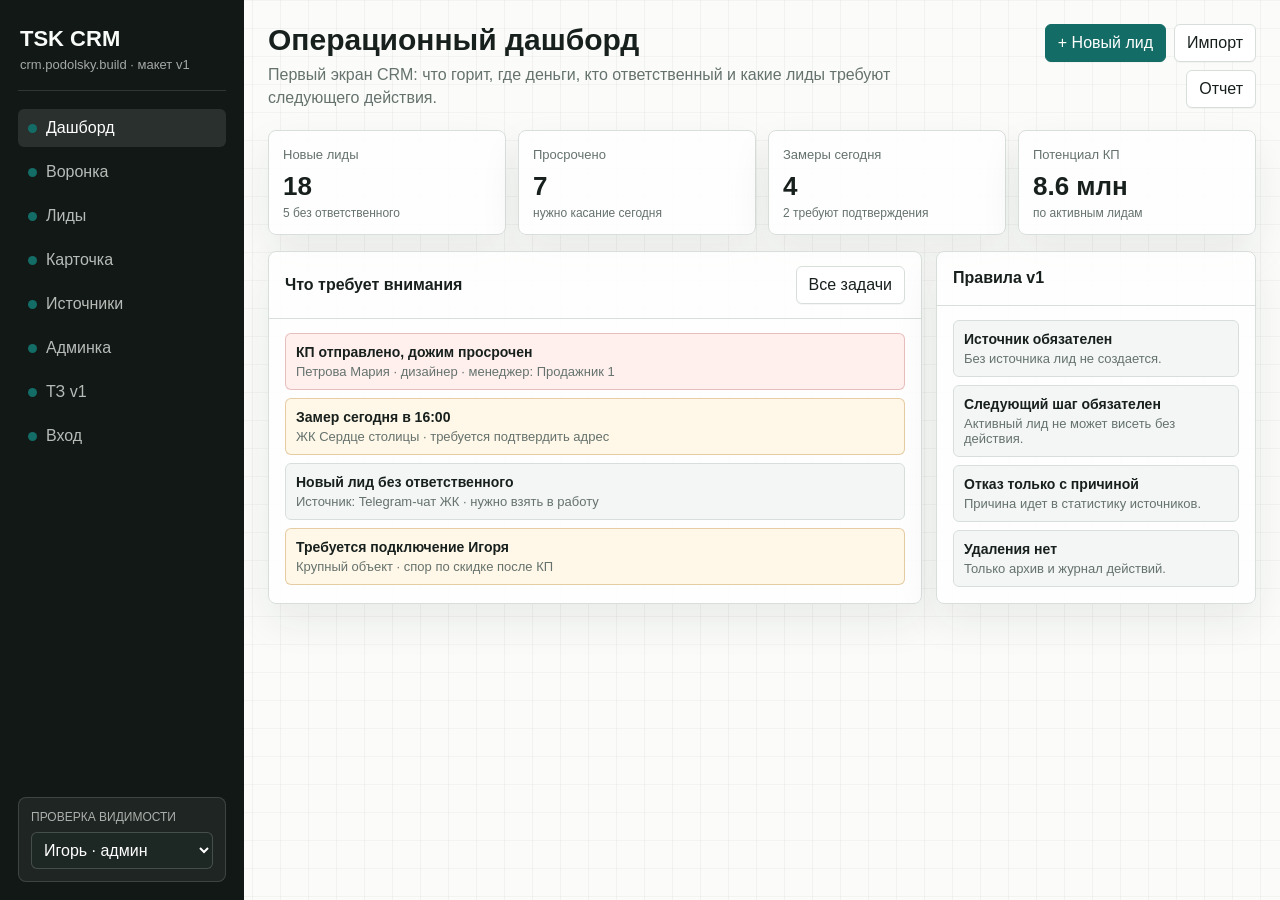
<file: crm-v1-plan/index.html>
<!doctype html>
<html lang="ru">
<head>
  <meta charset="utf-8">
  <meta name="viewport" content="width=device-width, initial-scale=1">
  <title>TSK CRM v1 - макет</title>
  <style>
    :root {
      --ink: #18201d;
      --muted: #65726d;
      --line: #d8dfdb;
      --soft: #f3f6f4;
      --paper: #fbfcfa;
      --panel: #ffffff;
      --accent: #c4422e;
      --accent-2: #146c66;
      --warn: #b7791f;
      --danger: #a32929;
      --ok: #247344;
      --shadow: 0 18px 40px rgba(24, 32, 29, .08);
      --radius: 8px;
    }

    * {
      box-sizing: border-box;
    }

    body {
      margin: 0;
      color: var(--ink);
      background:
        linear-gradient(90deg, rgba(24, 32, 29, .045) 1px, transparent 1px) 0 0 / 28px 28px,
        linear-gradient(rgba(24, 32, 29, .035) 1px, transparent 1px) 0 0 / 28px 28px,
        var(--paper);
      font-family: "Trebuchet MS", "Segoe UI", sans-serif;
      letter-spacing: 0;
    }

    button, input, select, textarea {
      font: inherit;
    }

    .app {
      min-height: 100vh;
      display: grid;
      grid-template-columns: 244px minmax(0, 1fr);
    }

    .sidebar {
      position: sticky;
      top: 0;
      height: 100vh;
      padding: 18px;
      background: #111815;
      color: #f8fbf8;
      display: flex;
      flex-direction: column;
      gap: 18px;
    }

    .brand {
      padding: 10px 2px 18px;
      border-bottom: 1px solid rgba(255, 255, 255, .13);
    }

    .brand strong {
      display: block;
      font-size: 22px;
      line-height: 1;
    }

    .brand span {
      display: block;
      margin-top: 7px;
      color: rgba(248, 251, 248, .64);
      font-size: 13px;
    }

    .nav {
      display: grid;
      gap: 6px;
    }

    .nav button {
      width: 100%;
      min-height: 38px;
      border: 0;
      border-radius: 6px;
      padding: 8px 10px;
      background: transparent;
      color: rgba(248, 251, 248, .72);
      text-align: left;
      cursor: pointer;
      display: flex;
      align-items: center;
      gap: 9px;
    }

    .nav button:hover,
    .nav button.active {
      background: rgba(255, 255, 255, .1);
      color: #fff;
    }

    .dot {
      width: 9px;
      height: 9px;
      border-radius: 50%;
      background: var(--accent-2);
      flex: 0 0 auto;
    }

    .role-box {
      margin-top: auto;
      padding: 12px;
      border: 1px solid rgba(255, 255, 255, .14);
      border-radius: var(--radius);
      background: rgba(255, 255, 255, .06);
    }

    .role-box label {
      display: block;
      margin-bottom: 8px;
      color: rgba(248, 251, 248, .65);
      font-size: 12px;
      text-transform: uppercase;
    }

    .role-box select {
      width: 100%;
      border: 1px solid rgba(255, 255, 255, .18);
      border-radius: 6px;
      padding: 8px;
      color: #fff;
      background: #1d2723;
    }

    main {
      min-width: 0;
      padding: 24px;
    }

    .topbar {
      display: flex;
      justify-content: space-between;
      gap: 16px;
      align-items: flex-start;
      margin-bottom: 20px;
    }

    h1 {
      margin: 0;
      font-size: 30px;
      line-height: 1.08;
      letter-spacing: 0;
    }

    .subtitle {
      margin: 8px 0 0;
      color: var(--muted);
      max-width: 760px;
      line-height: 1.42;
    }

    .actions {
      display: flex;
      gap: 8px;
      flex-wrap: wrap;
      justify-content: flex-end;
    }

    .btn {
      display: inline-flex;
      align-items: center;
      justify-content: center;
      min-height: 38px;
      border: 1px solid var(--line);
      border-radius: 6px;
      padding: 8px 12px;
      background: var(--panel);
      color: var(--ink);
      cursor: pointer;
      box-shadow: 0 1px 0 rgba(24, 32, 29, .04);
      text-decoration: none;
    }

    .btn.primary {
      background: var(--accent-2);
      border-color: var(--accent-2);
      color: #fff;
    }

    .btn.danger {
      color: var(--danger);
      border-color: rgba(163, 41, 41, .28);
    }

    .metrics {
      display: grid;
      grid-template-columns: repeat(4, minmax(0, 1fr));
      gap: 12px;
      margin-bottom: 16px;
    }

    .metric,
    .panel {
      background: rgba(255, 255, 255, .86);
      border: 1px solid var(--line);
      border-radius: var(--radius);
      box-shadow: var(--shadow);
    }

    .metric {
      padding: 14px;
      min-height: 92px;
    }

    .metric span {
      color: var(--muted);
      font-size: 13px;
    }

    .metric strong {
      display: block;
      margin-top: 8px;
      font-size: 26px;
    }

    .metric em {
      display: block;
      margin-top: 4px;
      color: var(--muted);
      font-size: 12px;
      font-style: normal;
    }

    .grid {
      display: grid;
      grid-template-columns: minmax(0, 1.35fr) minmax(320px, .65fr);
      gap: 14px;
    }

    .panel {
      overflow: hidden;
    }

    .panel-head {
      min-height: 54px;
      padding: 14px 16px;
      border-bottom: 1px solid var(--line);
      display: flex;
      justify-content: space-between;
      align-items: center;
      gap: 12px;
    }

    .panel-head h2 {
      margin: 0;
      font-size: 16px;
      letter-spacing: 0;
    }

    .panel-body {
      padding: 14px 16px 16px;
    }

    .attention {
      display: grid;
      gap: 8px;
    }

    .alert {
      padding: 10px;
      border-radius: 6px;
      border: 1px solid var(--line);
      background: var(--soft);
      display: grid;
      gap: 4px;
    }

    .alert strong {
      font-size: 14px;
    }

    .alert span {
      color: var(--muted);
      font-size: 13px;
    }

    .alert.warn {
      border-color: rgba(183, 121, 31, .34);
      background: #fff7e7;
    }

    .alert.danger {
      border-color: rgba(163, 41, 41, .25);
      background: #fff0ee;
    }

    .pipeline {
      display: grid;
      grid-template-columns: repeat(5, minmax(190px, 1fr));
      gap: 10px;
      overflow-x: auto;
      padding-bottom: 4px;
    }

    .stage {
      min-width: 190px;
      border: 1px solid var(--line);
      border-radius: var(--radius);
      background: #f8faf8;
    }

    .stage-title {
      padding: 10px;
      border-bottom: 1px solid var(--line);
      display: flex;
      justify-content: space-between;
      gap: 8px;
      font-weight: 700;
      font-size: 13px;
    }

    .lead-card {
      margin: 8px;
      padding: 10px;
      border: 1px solid #d7ddd8;
      border-radius: 6px;
      background: #fff;
      display: grid;
      gap: 7px;
    }

    .lead-card strong {
      font-size: 14px;
    }

    .lead-card span {
      color: var(--muted);
      font-size: 12px;
      line-height: 1.35;
    }

    .tags {
      display: flex;
      flex-wrap: wrap;
      gap: 5px;
    }

    .tag {
      border-radius: 999px;
      padding: 4px 7px;
      background: #eaf0ed;
      color: #32413b;
      font-size: 11px;
      white-space: nowrap;
    }

    .tag.red {
      background: #ffe7e1;
      color: var(--danger);
    }

    .tag.green {
      background: #e2f2e8;
      color: var(--ok);
    }

    .tag.yellow {
      background: #fff2cc;
      color: #815b14;
    }

    .table-wrap {
      overflow-x: auto;
    }

    table {
      width: 100%;
      border-collapse: collapse;
      min-width: 820px;
    }

    th, td {
      padding: 10px 12px;
      border-bottom: 1px solid var(--line);
      text-align: left;
      font-size: 13px;
      vertical-align: top;
    }

    th {
      color: var(--muted);
      font-size: 12px;
      text-transform: uppercase;
      background: #f6f8f6;
    }

    .form-grid {
      display: grid;
      grid-template-columns: repeat(2, minmax(0, 1fr));
      gap: 12px;
    }

    .field {
      display: grid;
      gap: 6px;
    }

    .field label {
      color: var(--muted);
      font-size: 12px;
      text-transform: uppercase;
    }

    .field input,
    .field select,
    .field textarea {
      width: 100%;
      border: 1px solid var(--line);
      border-radius: 6px;
      padding: 9px 10px;
      background: #fff;
      color: var(--ink);
    }

    .field textarea {
      min-height: 82px;
      resize: vertical;
    }

    .wide {
      grid-column: 1 / -1;
    }

    .timeline {
      display: grid;
      gap: 10px;
      margin-top: 14px;
    }

    .event {
      display: grid;
      grid-template-columns: 90px minmax(0, 1fr);
      gap: 10px;
      padding: 10px;
      border-radius: 6px;
      background: var(--soft);
      border: 1px solid var(--line);
    }

    .event time {
      color: var(--muted);
      font-size: 12px;
    }

    .screen {
      display: none;
    }

    .screen.active {
      display: block;
    }

    .permission-grid {
      display: grid;
      grid-template-columns: repeat(3, minmax(0, 1fr));
      gap: 12px;
    }

    .role-card {
      padding: 12px;
      border: 1px solid var(--line);
      border-radius: var(--radius);
      background: #fff;
    }

    .role-card h3 {
      margin: 0 0 8px;
      font-size: 15px;
    }

    .role-card ul {
      margin: 0;
      padding-left: 18px;
      color: var(--muted);
      font-size: 13px;
      line-height: 1.5;
    }

    .filters {
      display: flex;
      flex-wrap: wrap;
      gap: 8px;
    }

    .filters input,
    .filters select {
      min-height: 36px;
      border: 1px solid var(--line);
      border-radius: 6px;
      padding: 7px 9px;
      background: #fff;
    }

    .login-preview {
      min-height: 420px;
      display: grid;
      place-items: center;
      background:
        linear-gradient(135deg, rgba(20, 108, 102, .14), transparent 42%),
        linear-gradient(315deg, rgba(196, 66, 46, .12), transparent 46%),
        #eef3ef;
    }

    .login-box {
      width: min(420px, 100%);
      padding: 22px;
      border: 1px solid var(--line);
      border-radius: var(--radius);
      background: #fff;
      box-shadow: var(--shadow);
      display: grid;
      gap: 12px;
    }

    .login-box h2 {
      margin: 0;
      font-size: 24px;
    }

    @media (max-width: 1080px) {
      .app {
        grid-template-columns: 1fr;
      }

      .sidebar {
        position: relative;
        height: auto;
      }

      .nav {
        grid-template-columns: repeat(3, minmax(0, 1fr));
      }

      .metrics,
      .permission-grid {
        grid-template-columns: repeat(2, minmax(0, 1fr));
      }

      .grid {
        grid-template-columns: 1fr;
      }
    }

    @media (max-width: 680px) {
      main {
        padding: 14px;
      }

      .topbar {
        display: grid;
      }

      .actions {
        justify-content: flex-start;
      }

      .nav,
      .metrics,
      .permission-grid,
      .form-grid {
        grid-template-columns: 1fr;
      }

      h1 {
        font-size: 24px;
      }
    }
  </style>
</head>
<body>
  <div class="app">
    <aside class="sidebar">
      <div class="brand">
        <strong>TSK CRM</strong>
        <span>crm.podolsky.build · макет v1</span>
      </div>

      <nav class="nav" aria-label="Разделы CRM">
        <button class="active" data-screen="dashboard"><span class="dot"></span>Дашборд</button>
        <button data-screen="pipeline"><span class="dot"></span>Воронка</button>
        <button data-screen="leads"><span class="dot"></span>Лиды</button>
        <button data-screen="lead"><span class="dot"></span>Карточка</button>
        <button data-screen="sources"><span class="dot"></span>Источники</button>
        <button data-screen="admin"><span class="dot"></span>Админка</button>
        <button data-screen="spec"><span class="dot"></span>ТЗ v1</button>
        <button data-screen="login"><span class="dot"></span>Вход</button>
      </nav>

      <div class="role-box">
        <label for="role">Проверка видимости</label>
        <select id="role">
          <option>Игорь · админ</option>
          <option>Руководитель продаж</option>
          <option>Менеджер</option>
          <option>Ассистент</option>
          <option>Сметчик</option>
        </select>
      </div>
    </aside>

    <main>
      <section class="screen active" id="dashboard">
        <div class="topbar">
          <div>
            <h1>Операционный дашборд</h1>
            <p class="subtitle">Первый экран CRM: что горит, где деньги, кто ответственный и какие лиды требуют следующего действия.</p>
          </div>
          <div class="actions">
            <button class="btn primary">+ Новый лид</button>
            <button class="btn">Импорт</button>
            <button class="btn">Отчет</button>
          </div>
        </div>

        <div class="metrics">
          <div class="metric"><span>Новые лиды</span><strong>18</strong><em>5 без ответственного</em></div>
          <div class="metric"><span>Просрочено</span><strong>7</strong><em>нужно касание сегодня</em></div>
          <div class="metric"><span>Замеры сегодня</span><strong>4</strong><em>2 требуют подтверждения</em></div>
          <div class="metric"><span>Потенциал КП</span><strong>8.6 млн</strong><em>по активным лидам</em></div>
        </div>

        <div class="grid">
          <div class="panel">
            <div class="panel-head">
              <h2>Что требует внимания</h2>
              <button class="btn">Все задачи</button>
            </div>
            <div class="panel-body attention">
              <div class="alert danger"><strong>КП отправлено, дожим просрочен</strong><span>Петрова Мария · дизайнер · менеджер: Продажник 1</span></div>
              <div class="alert warn"><strong>Замер сегодня в 16:00</strong><span>ЖК Сердце столицы · требуется подтвердить адрес</span></div>
              <div class="alert"><strong>Новый лид без ответственного</strong><span>Источник: Telegram-чат ЖК · нужно взять в работу</span></div>
              <div class="alert warn"><strong>Требуется подключение Игоря</strong><span>Крупный объект · спор по скидке после КП</span></div>
            </div>
          </div>

          <div class="panel">
            <div class="panel-head">
              <h2>Правила v1</h2>
            </div>
            <div class="panel-body attention">
              <div class="alert"><strong>Источник обязателен</strong><span>Без источника лид не создается.</span></div>
              <div class="alert"><strong>Следующий шаг обязателен</strong><span>Активный лид не может висеть без действия.</span></div>
              <div class="alert"><strong>Отказ только с причиной</strong><span>Причина идет в статистику источников.</span></div>
              <div class="alert"><strong>Удаления нет</strong><span>Только архив и журнал действий.</span></div>
            </div>
          </div>
        </div>
      </section>

      <section class="screen" id="pipeline">
        <div class="topbar">
          <div>
            <h1>Воронка продаж</h1>
            <p class="subtitle">Канбан нужен в v1 сразу: менеджер работает со своими лидами и общей очередью, руководитель видит всю картину.</p>
          </div>
          <div class="actions">
            <button class="btn">Фильтр</button>
            <button class="btn primary">+ Лид</button>
          </div>
        </div>

        <div class="panel">
          <div class="panel-body">
            <div class="pipeline">
              <div class="stage">
                <div class="stage-title"><span>Новый лид</span><span>5</span></div>
                <article class="lead-card"><strong>Анна, квартира 82 м2</strong><span>Источник: чат ЖК · без ответственного</span><div class="tags"><span class="tag yellow">очередь</span></div></article>
                <article class="lead-card"><strong>Илья, дом</strong><span>Рекомендация · нужен звонок</span><div class="tags"><span class="tag">сегодня</span></div></article>
              </div>
              <div class="stage">
                <div class="stage-title"><span>Квалификация</span><span>8</span></div>
                <article class="lead-card"><strong>Сергей, коммерция</strong><span>Уточнить площадь и сроки</span><div class="tags"><span class="tag">Продажник 1</span></div></article>
              </div>
              <div class="stage">
                <div class="stage-title"><span>Назначен замер</span><span>4</span></div>
                <article class="lead-card"><strong>Марина, ЖК Река</strong><span>Замер сегодня 16:00</span><div class="tags"><span class="tag green">замер</span></div></article>
              </div>
              <div class="stage">
                <div class="stage-title"><span>КП отправлено</span><span>6</span></div>
                <article class="lead-card"><strong>Петрова Мария</strong><span>Дожим просрочен на 1 день</span><div class="tags"><span class="tag red">просрочено</span></div></article>
              </div>
              <div class="stage">
                <div class="stage-title"><span>Договор</span><span>2</span></div>
                <article class="lead-card"><strong>Андрей, 120 м2</strong><span>Нужен Игорь по условиям</span><div class="tags"><span class="tag yellow">Игорь</span></div></article>
              </div>
            </div>
          </div>
        </div>
      </section>

      <section class="screen" id="leads">
        <div class="topbar">
          <div>
            <h1>Реестр лидов</h1>
            <p class="subtitle">Таблица для контроля, фильтрации, поиска и импорта. Внутри применяются права роли.</p>
          </div>
          <div class="actions">
            <button class="btn">CSV импорт</button>
            <button class="btn">Экспорт отчета</button>
            <button class="btn primary">+ Новый лид</button>
          </div>
        </div>

        <div class="panel">
          <div class="panel-head">
            <div class="filters">
              <input placeholder="Поиск: клиент, телефон, объект">
              <select><option>Все статусы</option><option>Просрочено</option><option>Нужен Игорь</option></select>
              <select><option>Все источники</option><option>Дизайнеры</option><option>Telegram ЖК</option></select>
              <select><option>Все ответственные</option><option>Продажник 1</option><option>Продажник 2</option></select>
            </div>
          </div>
          <div class="table-wrap">
            <table>
              <thead>
                <tr>
                  <th>Клиент</th>
                  <th>Источник</th>
                  <th>Статус</th>
                  <th>Ответственный</th>
                  <th>Следующий шаг</th>
                  <th>Бюджет</th>
                  <th>Контроль</th>
                </tr>
              </thead>
              <tbody>
                <tr>
                  <td>Петрова Мария<br><span class="tag">+7 ***</span></td>
                  <td>Дизайнер</td>
                  <td>КП отправлено</td>
                  <td>Продажник 1</td>
                  <td>Дожим после КП</td>
                  <td>2.4 млн</td>
                  <td><span class="tag red">просрочено</span></td>
                </tr>
                <tr>
                  <td>Анна<br><span class="tag">Telegram</span></td>
                  <td>Чат ЖК</td>
                  <td>Новый лид</td>
                  <td>Не назначен</td>
                  <td>Связаться</td>
                  <td>не указан</td>
                  <td><span class="tag yellow">очередь</span></td>
                </tr>
                <tr>
                  <td>Андрей<br><span class="tag">WhatsApp</span></td>
                  <td>Рекомендация</td>
                  <td>Договор</td>
                  <td>Продажник 2</td>
                  <td>Подключить Игоря</td>
                  <td>3.8 млн</td>
                  <td><span class="tag yellow">Игорь</span></td>
                </tr>
              </tbody>
            </table>
          </div>
        </div>
      </section>

      <section class="screen" id="lead">
        <div class="topbar">
          <div>
            <h1>Карточка лида</h1>
            <p class="subtitle">Главный рабочий экран: клиент, объект, статус, следующий шаг, касания, файлы и управленческие флаги.</p>
          </div>
          <div class="actions">
            <button class="btn">Архив</button>
            <button class="btn primary">Сохранить</button>
          </div>
        </div>

        <div class="grid">
          <div class="panel">
            <div class="panel-head"><h2>Данные лида</h2></div>
            <div class="panel-body">
              <div class="form-grid">
                <div class="field"><label>Клиент</label><input value="Петрова Мария"></div>
                <div class="field"><label>Телефон</label><input value="+7 *** *** ** **"></div>
                <div class="field"><label>Источник</label><select><option>Дизайнер</option></select></div>
                <div class="field"><label>Ответственный</label><select><option>Продажник 1</option></select></div>
                <div class="field"><label>Статус</label><select><option>КП отправлено</option></select></div>
                <div class="field"><label>Бюджет</label><input value="2 400 000"></div>
                <div class="field"><label>Следующий шаг</label><input value="Дожим после КП"></div>
                <div class="field"><label>Дата контакта</label><input value="2026-07-13 11:00"></div>
                <div class="field wide"><label>Объект и задача</label><textarea>Квартира 82 м2, нужен ремонт под ключ. Есть дизайн-проект, клиент сравнивает КП.</textarea></div>
              </div>
            </div>
          </div>

          <div class="panel">
            <div class="panel-head"><h2>Контроль</h2></div>
            <div class="panel-body attention">
              <div class="alert danger"><strong>Дожим просрочен</strong><span>Дата следующего контакта прошла.</span></div>
              <div class="alert warn"><strong>Нужен Игорь</strong><span>Клиент просит скидку и особые условия.</span></div>
              <div class="alert"><strong>Файлы ссылками</strong><span>КП и сметы хранятся в облаке, CRM хранит карточку файла.</span></div>
            </div>
          </div>
        </div>

        <div class="panel" style="margin-top:14px;">
          <div class="panel-head"><h2>История касаний</h2><button class="btn">+ Касание</button></div>
          <div class="panel-body timeline">
            <div class="event"><time>12 июля</time><div><strong>КП отправлено</strong><br>Зафиксирована сумма, создана задача на дожим через 1 день.</div></div>
            <div class="event"><time>11 июля</time><div><strong>Замер проведен</strong><br>Фото и вводные переданы на смету ссылкой.</div></div>
            <div class="event"><time>10 июля</time><div><strong>Квалификация</strong><br>Подтвержден объект, сроки и наличие дизайн-проекта.</div></div>
          </div>
        </div>
      </section>

      <section class="screen" id="sources">
        <div class="topbar">
          <div>
            <h1>Источники и отчет</h1>
            <p class="subtitle">V1 должен показывать не только лиды, но и качество источников: где заявки, замеры, КП и договоры.</p>
          </div>
          <div class="actions">
            <button class="btn">Импорт источников</button>
            <button class="btn primary">+ Источник</button>
          </div>
        </div>

        <div class="panel">
          <div class="table-wrap">
            <table>
              <thead>
                <tr>
                  <th>Источник</th>
                  <th>Тип</th>
                  <th>Лиды</th>
                  <th>Замеры</th>
                  <th>КП</th>
                  <th>Договоры</th>
                  <th>Комментарий</th>
                </tr>
              </thead>
              <tbody>
                <tr><td>Telegram-чаты ЖК</td><td>исходящий</td><td>42</td><td>8</td><td>5</td><td>1</td><td>Нужно чистить по качеству</td></tr>
                <tr><td>Дизайнеры</td><td>партнеры</td><td>12</td><td>6</td><td>5</td><td>2</td><td>Меньше лидов, выше качество</td></tr>
                <tr><td>Рекомендации</td><td>теплый</td><td>9</td><td>5</td><td>4</td><td>2</td><td>Держать отдельно</td></tr>
              </tbody>
            </table>
          </div>
        </div>
      </section>

      <section class="screen" id="admin">
        <div class="topbar">
          <div>
            <h1>Админка и права</h1>
            <p class="subtitle">Здесь фиксируется модель доступа: кто видит базу, кто может менять роли, кто экспортирует данные.</p>
          </div>
          <div class="actions">
            <button class="btn">Журнал действий</button>
            <button class="btn primary">+ Пользователь</button>
          </div>
        </div>

        <div class="permission-grid">
          <div class="role-card"><h3>Админ</h3><ul><li>Видит все</li><li>Управляет пользователями</li><li>Экспортирует базу</li><li>Меняет настройки</li></ul></div>
          <div class="role-card"><h3>Руководитель</h3><ul><li>Все лиды отдела</li><li>Меняет ответственных</li><li>Смотрит отчеты</li><li>Экспорт по разрешению</li></ul></div>
          <div class="role-card"><h3>Менеджер</h3><ul><li>Свои лиды</li><li>Общая очередь</li><li>Без чужой базы</li><li>Без экспорта</li></ul></div>
          <div class="role-card"><h3>Ассистент</h3><ul><li>Создает лиды</li><li>Видит очередь</li><li>Квалифицирует</li><li>Без денег и экспорта</li></ul></div>
          <div class="role-card"><h3>Сметчик</h3><ul><li>После замера</li><li>Смета / КП</li><li>Ссылки на файлы</li><li>Без базы продаж</li></ul></div>
          <div class="role-card"><h3>Просмотр</h3><ul><li>Только разрешенные разделы</li><li>Без редактирования</li><li>Без удаления</li><li>Без экспорта</li></ul></div>
        </div>
      </section>

      <section class="screen" id="spec">
        <div class="topbar">
          <div>
            <h1>Рабочее ТЗ v1</h1>
            <p class="subtitle">Этот раздел переводит макет из визуальной идеи в правила разработки: процесс, статусы, права, задачи, импорт, безопасность и приемка.</p>
          </div>
          <div class="actions">
            <a class="btn" href="./architecture.md">Открыть architecture.md</a>
            <button class="btn primary">Утвердить логику</button>
          </div>
        </div>

        <div class="metrics">
          <div class="metric"><span>Этапов воронки</span><strong>14</strong><em>от нового лида до архива</em></div>
          <div class="metric"><span>Ролей доступа</span><strong>6</strong><em>серверная проверка прав</em></div>
          <div class="metric"><span>Автозадач v1</span><strong>5</strong><em>контакт, КП, дожим, договор</em></div>
          <div class="metric"><span>Критериев приемки</span><strong>16</strong><em>проверяемые сценарии</em></div>
        </div>

        <div class="panel" style="margin-bottom:14px;">
          <div class="panel-head"><h2>Путь лида</h2></div>
          <div class="table-wrap">
            <table>
              <thead>
                <tr>
                  <th>Этап</th>
                  <th>Кто отвечает</th>
                  <th>Обязательное действие</th>
                  <th>Что нельзя пропустить</th>
                  <th>Автозадача</th>
                </tr>
              </thead>
              <tbody>
                <tr><td>Новый лид</td><td>Ассистент / менеджер</td><td>Внести источник и контакт</td><td>Источник, контакт, статус</td><td>Связаться с клиентом</td></tr>
                <tr><td>Квалификация</td><td>Менеджер</td><td>Проверить объект, бюджет, сроки</td><td>Объект, тип работ, район, следующий шаг</td><td>Решить целевой / нецелевой</td></tr>
                <tr><td>Назначен замер</td><td>Менеджер</td><td>Согласовать дату и адрес</td><td>Дата замера, адрес, ответственный</td><td>Провести замер</td></tr>
                <tr><td>Замер проведен</td><td>Замерщик / менеджер</td><td>Внести результат и ссылку на материалы</td><td>Результат замера, комментарий</td><td>Подготовить КП</td></tr>
                <tr><td>КП отправлено</td><td>Менеджер</td><td>Зафиксировать отправку</td><td>Сумма КП, дата, следующий шаг</td><td>Дожим через 1 день</td></tr>
                <tr><td>Договор / предоплата</td><td>Менеджер / руководитель</td><td>Проверить подпись и оплату</td><td>Сумма, условия, дата оплаты</td><td>Передать в работу</td></tr>
              </tbody>
            </table>
          </div>
        </div>

        <div class="grid">
          <div class="panel">
            <div class="panel-head"><h2>Ограничения переходов</h2></div>
            <div class="panel-body attention">
              <div class="alert"><strong>Новый лид не прыгает сразу в КП</strong><span>Нужны контакт, квалификация, замер и подготовка КП.</span></div>
              <div class="alert"><strong>Замер требует даты и результата</strong><span>Без даты нельзя назначить, без результата нельзя закрыть замер.</span></div>
              <div class="alert"><strong>КП требует суммы или ссылки</strong><span>Нельзя поставить "КП отправлено" без признака самого КП.</span></div>
              <div class="alert"><strong>Отказ требует причины</strong><span>Причина идет в аналитику источников и качества лидов.</span></div>
            </div>
          </div>

          <div class="panel">
            <div class="panel-head"><h2>Кто дожимает после КП</h2></div>
            <div class="panel-body attention">
              <div class="alert"><strong>Менеджер</strong><span>Регулярные касания, статусы, отсутствие потерянных клиентов.</span></div>
              <div class="alert warn"><strong>Игорь</strong><span>Финальные переговоры, скидки, сложные условия, крупные сделки.</span></div>
              <div class="alert"><strong>Флаг в карточке</strong><span>"Требуется Игорь" выводится отдельным фильтром на дашборде.</span></div>
            </div>
          </div>
        </div>

        <div class="panel" style="margin-top:14px;">
          <div class="panel-head"><h2>Матрица прав</h2></div>
          <div class="table-wrap">
            <table>
              <thead>
                <tr>
                  <th>Роль</th>
                  <th>Видит лиды</th>
                  <th>Создает</th>
                  <th>Редактирует</th>
                  <th>Архивирует</th>
                  <th>Деньги</th>
                  <th>Экспорт</th>
                  <th>Настройки</th>
                </tr>
              </thead>
              <tbody>
                <tr><td>Админ</td><td>Все</td><td>Да</td><td>Да</td><td>Да</td><td>Да</td><td>Да</td><td>Да</td></tr>
                <tr><td>Руководитель</td><td>Все лиды отдела</td><td>Да</td><td>Да</td><td>Да</td><td>Да</td><td>По разрешению</td><td>Нет</td></tr>
                <tr><td>Менеджер</td><td>Свои + очередь</td><td>Да</td><td>Свои</td><td>Нет</td><td>Свои лиды</td><td>Нет</td><td>Нет</td></tr>
                <tr><td>Ассистент</td><td>Очередь + свои внесенные</td><td>Да</td><td>Первичка</td><td>Нет</td><td>Нет</td><td>Нет</td><td>Нет</td></tr>
                <tr><td>Сметчик</td><td>После замера / КП</td><td>Нет</td><td>Смета и файлы</td><td>Нет</td><td>По разрешению</td><td>Нет</td><td>Нет</td></tr>
                <tr><td>Просмотр</td><td>Разрешенные</td><td>Нет</td><td>Нет</td><td>Нет</td><td>По настройке</td><td>Нет</td><td>Нет</td></tr>
              </tbody>
            </table>
          </div>
        </div>

        <div class="grid" style="margin-top:14px;">
          <div class="panel">
            <div class="panel-head"><h2>Импорт базы</h2></div>
            <div class="panel-body attention">
              <div class="alert"><strong>Обязательные колонки</strong><span>Клиент, телефон, источник, статус, объект, ответственный, следующий шаг, дата контакта.</span></div>
              <div class="alert"><strong>Дубли</strong><span>Определять по телефону, Telegram или WhatsApp.</span></div>
              <div class="alert"><strong>Нет ответственного</strong><span>Лид попадает в общую очередь новых.</span></div>
              <div class="alert danger"><strong>Нет источника</strong><span>Активный импорт запрещен, запись уходит в ошибки импорта.</span></div>
            </div>
          </div>

          <div class="panel">
            <div class="panel-head"><h2>Критерии приемки</h2></div>
            <div class="panel-body attention">
              <div class="alert"><strong>Права работают на сервере</strong><span>Менеджер не видит чужие лиды, ассистент не видит деньги, сметчик видит только свой блок.</span></div>
              <div class="alert"><strong>Валидация работает</strong><span>Нет источника, следующего шага или причины отказа - система не сохраняет карточку.</span></div>
              <div class="alert"><strong>Автозадачи создаются</strong><span>После замера - КП, после КП - дожим, после договора - предоплата.</span></div>
              <div class="alert"><strong>Журнал не затирается</strong><span>Статусы, ответственные, бюджет, экспорт и роли пишутся в audit log.</span></div>
            </div>
          </div>
        </div>
      </section>

      <section class="screen" id="login">
        <div class="topbar">
          <div>
            <h1>Экран входа</h1>
            <p class="subtitle">CRM закрытая. Доступ только через пользователей, роли и серверную авторизацию.</p>
          </div>
        </div>
        <div class="panel login-preview">
          <div class="login-box">
            <h2>Вход в CRM</h2>
            <div class="field"><label>Логин</label><input placeholder="name@podolsky.build"></div>
            <div class="field"><label>Пароль</label><input type="password" placeholder="Пароль"></div>
            <button class="btn primary">Войти</button>
            <button class="btn">Запросить доступ у администратора</button>
          </div>
        </div>
      </section>
    </main>
  </div>

  <script>
    const buttons = document.querySelectorAll(".nav button");
    const screens = document.querySelectorAll(".screen");

    buttons.forEach((button) => {
      button.addEventListener("click", () => {
        buttons.forEach((item) => item.classList.remove("active"));
        screens.forEach((screen) => screen.classList.remove("active"));
        button.classList.add("active");
        document.getElementById(button.dataset.screen).classList.add("active");
      });
    });
  </script>
</body>
</html>
</file>
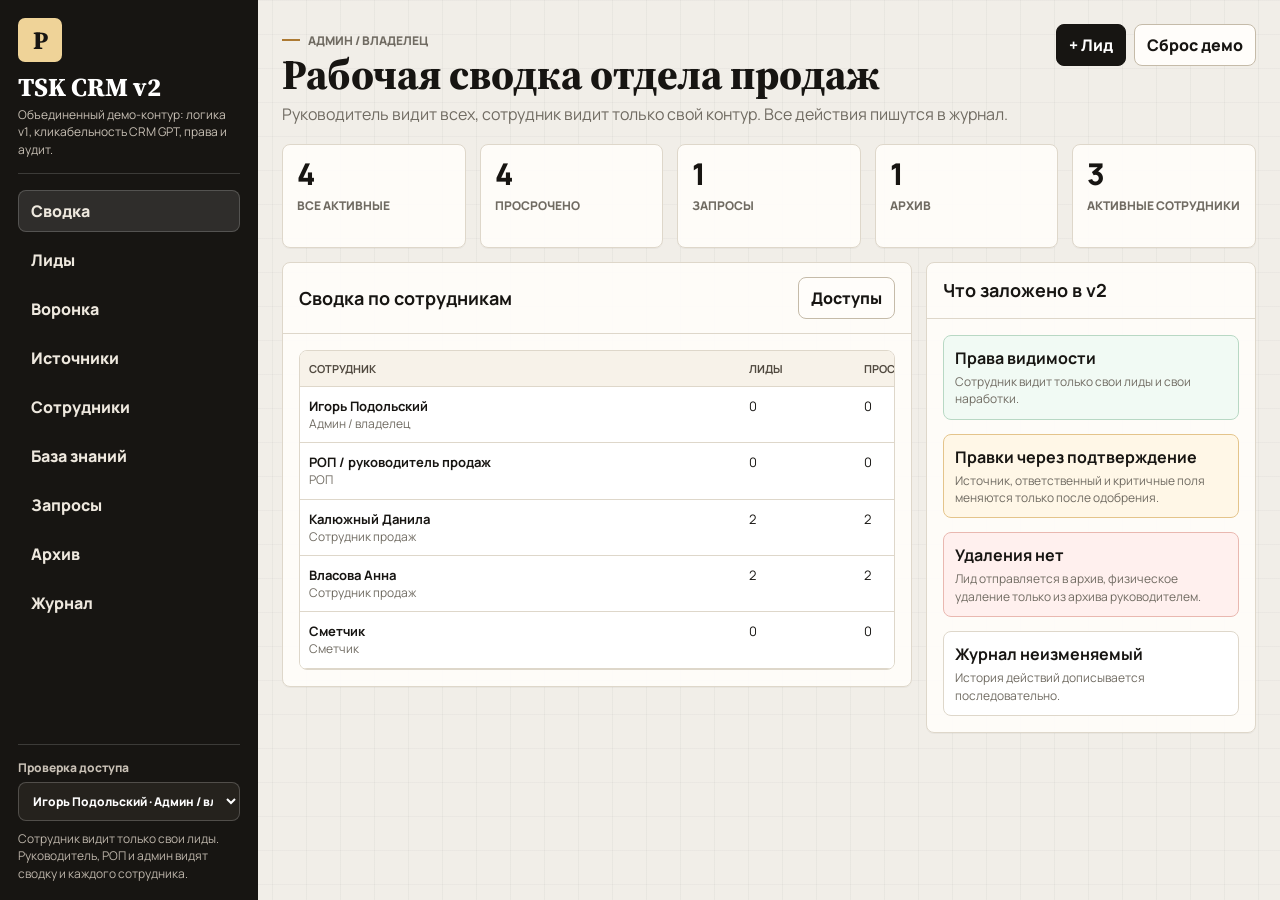
<file: crm-v2-demo/index.html>
<!doctype html>
<html lang="ru">
<head>
  <meta charset="utf-8">
  <meta name="viewport" content="width=device-width, initial-scale=1">
  <title>TSK CRM v2 Demo</title>
  <meta name="description" content="Кликабельный прототип CRM TSK: лиды, права, сотрудники, база знаний, архив, запросы на подтверждение и журнал действий.">
  <style>
    @import url('https://fonts.googleapis.com/css2?family=Manrope:wght@400;600;700;800&family=Source+Serif+4:opsz,wght@8..60,700&display=swap&subset=cyrillic');

    :root {
      --bg: #f1eee8;
      --paper: #fffdfa;
      --ink: #171512;
      --muted: #706b62;
      --line: #ded7ca;
      --line-strong: #c5bba9;
      --night: #171512;
      --green: #315f4d;
      --blue: #285f78;
      --red: #a33d32;
      --gold: #ad7a33;
      --soft-red: #fae7e3;
      --soft-blue: #e7f0f3;
      --soft-green: #e7f1eb;
      --soft-gold: #f7eedc;
      --shadow: 0 16px 42px rgba(23, 21, 18, .09);
      --radius: 8px;
    }

    * { box-sizing: border-box; }
    html { scroll-behavior: smooth; }
    body {
      margin: 0;
      min-height: 100vh;
      color: var(--ink);
      background:
        linear-gradient(90deg, rgba(23,21,18,.035) 1px, transparent 1px) 0 0 / 34px 34px,
        linear-gradient(rgba(23,21,18,.028) 1px, transparent 1px) 0 0 / 34px 34px,
        var(--bg);
      font-family: Manrope, system-ui, -apple-system, Segoe UI, sans-serif;
      letter-spacing: 0;
    }

    button, input, select, textarea { font: inherit; letter-spacing: 0; }
    button, .button {
      min-height: 38px;
      border: 1px solid var(--night);
      border-radius: var(--radius);
      padding: 9px 12px;
      background: var(--night);
      color: #fff;
      cursor: pointer;
      font-weight: 800;
      text-decoration: none;
      display: inline-flex;
      align-items: center;
      justify-content: center;
      gap: 8px;
      transition: transform .15s ease, box-shadow .15s ease, background .15s ease;
    }
    button:hover, .button:hover { transform: translateY(-1px); box-shadow: 0 8px 18px rgba(23,21,18,.10); }
    button.secondary, .button.secondary { background: var(--paper); color: var(--ink); border-color: var(--line-strong); }
    button.ghost { background: transparent; color: var(--ink); border-color: transparent; box-shadow: none; }
    button.danger { background: var(--red); border-color: var(--red); }
    button:disabled { cursor: not-allowed; opacity: .48; transform: none; box-shadow: none; }
    input, select, textarea {
      width: 100%;
      min-height: 38px;
      border: 1px solid var(--line-strong);
      border-radius: var(--radius);
      background: #fff;
      color: var(--ink);
      padding: 9px 10px;
    }
    textarea { min-height: 88px; resize: vertical; }
    label { display: grid; gap: 6px; color: #39342d; font-size: 12px; font-weight: 800; }
    a { color: var(--blue); font-weight: 800; text-decoration: none; }
    a:hover { text-decoration: underline; }

    .shell { min-height: 100vh; display: grid; grid-template-columns: 258px minmax(0, 1fr); }
    .sidebar {
      position: sticky;
      top: 0;
      height: 100vh;
      padding: 18px;
      background: var(--night);
      color: #fff;
      display: flex;
      flex-direction: column;
      gap: 16px;
    }
    .brand { padding-bottom: 15px; border-bottom: 1px solid rgba(255,255,255,.16); }
    .mark {
      width: 44px;
      height: 44px;
      border-radius: 7px;
      display: grid;
      place-items: center;
      background: #efd398;
      color: var(--night);
      font: 800 25px/1 "Source Serif 4", Georgia, serif;
      margin-bottom: 12px;
    }
    .brand h1 { margin: 0 0 6px; font: 800 26px/1 "Source Serif 4", Georgia, serif; }
    .brand p { margin: 0; color: #c8c0b5; font-size: 12px; line-height: 1.45; }
    .nav { display: grid; gap: 7px; }
    .nav button {
      width: 100%;
      justify-content: flex-start;
      background: transparent;
      color: #eee8de;
      border-color: transparent;
      text-align: left;
      box-shadow: none;
    }
    .nav button.active, .nav button:hover {
      transform: none;
      background: rgba(255,255,255,.105);
      border-color: rgba(255,255,255,.18);
      box-shadow: none;
    }
    .role-card {
      margin-top: auto;
      padding-top: 14px;
      border-top: 1px solid rgba(255,255,255,.16);
      display: grid;
      gap: 9px;
    }
    .role-card label { color: #c8c0b5; }
    .role-card select { background: #25221d; border-color: rgba(255,255,255,.2); color: #fff; }
    .role-note { color: #bdb5aa; font-size: 12px; line-height: 1.45; }

    .content { padding: 24px; min-width: 0; }
    .topbar {
      display: flex;
      justify-content: space-between;
      align-items: flex-start;
      gap: 16px;
      margin-bottom: 18px;
    }
    .eyebrow {
      display: inline-flex;
      align-items: center;
      gap: 8px;
      color: var(--muted);
      font-size: 12px;
      font-weight: 800;
      text-transform: uppercase;
    }
    .eyebrow::before { content: ""; width: 18px; height: 2px; background: var(--gold); }
    h2, h3, p { margin-top: 0; }
    .title {
      margin: 5px 0 0;
      max-width: 880px;
      font: 800 42px/.98 "Source Serif 4", Georgia, serif;
    }
    .subtitle { margin: 8px 0 0; color: var(--muted); line-height: 1.45; max-width: 820px; }
    .actions { display: flex; gap: 8px; flex-wrap: wrap; align-items: center; }
    .muted { color: var(--muted); font-size: 12px; line-height: 1.45; }
    .grid { display: grid; gap: 14px; }
    .metrics { grid-template-columns: repeat(5, minmax(130px, 1fr)); margin-bottom: 14px; }
    .two { grid-template-columns: minmax(0, 1.35fr) minmax(330px, .65fr); align-items: start; }
    .three { grid-template-columns: repeat(3, minmax(0, 1fr)); }
    .metric, .panel {
      background: rgba(255,253,250,.92);
      border: 1px solid var(--line);
      border-radius: var(--radius);
      box-shadow: 0 1px 0 rgba(23,21,18,.04);
    }
    .metric { min-height: 104px; padding: 14px; }
    .metric .num { font-size: 30px; line-height: 1; font-weight: 800; margin-bottom: 8px; }
    .metric .label { color: var(--muted); font-size: 12px; font-weight: 800; text-transform: uppercase; }
    .panel { overflow: hidden; }
    .panel-head {
      min-height: 56px;
      padding: 14px 16px;
      border-bottom: 1px solid var(--line);
      display: flex;
      justify-content: space-between;
      gap: 12px;
      align-items: center;
    }
    .panel-head h2 { margin: 0; font-size: 18px; }
    .panel-body { padding: 16px; }
    .toolbar {
      display: grid;
      grid-template-columns: 2fr 1fr 1fr 1fr auto;
      gap: 8px;
      align-items: end;
      margin-bottom: 12px;
    }
    .table-wrap { overflow: auto; border: 1px solid var(--line); border-radius: var(--radius); background: #fff; }
    table { width: 100%; min-width: 980px; border-collapse: collapse; }
    th, td { padding: 10px 9px; border-bottom: 1px solid var(--line); text-align: left; vertical-align: top; font-size: 13px; }
    th { background: #f7f2e9; color: #514a40; font-size: 11px; text-transform: uppercase; white-space: nowrap; }
    tr:hover td { background: #fffaf1; }
    .badge {
      display: inline-flex;
      align-items: center;
      border-radius: 999px;
      padding: 4px 8px;
      background: var(--soft-green);
      color: var(--green);
      font-size: 11px;
      font-weight: 800;
      white-space: nowrap;
    }
    .badge.blue { background: var(--soft-blue); color: var(--blue); }
    .badge.gold { background: var(--soft-gold); color: #875918; }
    .badge.red { background: var(--soft-red); color: var(--red); }
    .badge.gray { background: #ebe7df; color: #615a50; }
    .notice {
      border: 1px solid var(--line);
      border-radius: var(--radius);
      background: #fff;
      padding: 11px;
      display: grid;
      gap: 4px;
    }
    .notice.warn { border-color: #e4c48b; background: #fff7e7; }
    .notice.danger { border-color: #e9b8b0; background: #fff0ee; }
    .notice.ok { border-color: #b8d8c4; background: #f1faf4; }
    .kanban { display: grid; grid-template-columns: repeat(5, minmax(210px, 1fr)); gap: 10px; overflow-x: auto; padding-bottom: 4px; }
    .stage { min-width: 210px; border: 1px solid var(--line); border-radius: var(--radius); background: #f9f6ef; }
    .stage-title { padding: 10px; border-bottom: 1px solid var(--line); display: flex; justify-content: space-between; gap: 8px; font-size: 13px; font-weight: 800; }
    .lead-card { margin: 8px; padding: 10px; border: 1px solid #ddd4c5; border-radius: 7px; background: #fff; display: grid; gap: 7px; }
    .lead-card strong { font-size: 14px; }
    .lead-card span { color: var(--muted); font-size: 12px; line-height: 1.35; }
    .form-grid { display: grid; grid-template-columns: repeat(3, minmax(0, 1fr)); gap: 11px; }
    .wide { grid-column: 1 / -1; }
    .drawer {
      position: fixed;
      inset: 0;
      z-index: 30;
      display: none;
      padding: 20px;
      overflow: auto;
      background: rgba(23,21,18,.44);
    }
    .drawer.open { display: grid; place-items: start center; }
    .drawer-card {
      width: min(1120px, 100%);
      background: var(--paper);
      border: 1px solid var(--line);
      border-radius: var(--radius);
      box-shadow: var(--shadow);
      padding: 18px;
    }
    .drawer-head { display: flex; justify-content: space-between; gap: 14px; align-items: flex-start; margin-bottom: 14px; }
    .drawer-head h2 { margin: 0; font: 800 31px/1 "Source Serif 4", Georgia, serif; }
    .timeline { display: grid; gap: 8px; }
    .event { display: grid; grid-template-columns: 145px minmax(0, 1fr); gap: 10px; padding: 10px; border: 1px solid var(--line); border-radius: var(--radius); background: #fff; }
    .event time { color: var(--muted); font-size: 12px; }
    .toast {
      position: fixed;
      right: 18px;
      bottom: 18px;
      z-index: 50;
      max-width: 420px;
      border-radius: var(--radius);
      background: var(--night);
      color: #fff;
      padding: 12px 14px;
      box-shadow: var(--shadow);
      display: none;
      font-weight: 800;
    }
    .toast.show { display: block; animation: pop .2s ease; }
    @keyframes pop { from { transform: translateY(8px); opacity: 0; } to { transform: translateY(0); opacity: 1; } }

    @media (max-width: 1160px) {
      .shell { grid-template-columns: 1fr; }
      .sidebar { position: relative; height: auto; }
      .nav { grid-template-columns: repeat(3, minmax(130px, 1fr)); }
      .metrics, .three { grid-template-columns: repeat(2, minmax(0, 1fr)); }
      .two, .toolbar, .form-grid { grid-template-columns: 1fr; }
      .title { font-size: 34px; }
    }
    @media (max-width: 680px) {
      .content { padding: 14px; }
      .topbar { display: grid; }
      .nav, .metrics, .three { grid-template-columns: 1fr; }
      .event { grid-template-columns: 1fr; }
    }
  </style>
</head>
<body>
  <div id="app"></div>
  <div id="drawer" class="drawer"></div>
  <div id="toast" class="toast"></div>

  <script>
    const STORE = 'tsk-crm-v2-demo-state';
    const USER_STORE = 'tsk-crm-v2-demo-user';

    const roles = {
      admin: 'Админ / владелец',
      head: 'Руководитель',
      rop: 'РОП',
      manager: 'Сотрудник продаж',
      estimator: 'Сметчик',
      viewer: 'Просмотр'
    };

    const statuses = {
      new: 'Новый лид',
      contacted: 'Первичный контакт',
      qualified: 'Квалификация',
      warmup: 'Прогрев',
      measure: 'Назначен замер',
      measured: 'Замер проведен',
      estimate: 'КП / смета',
      sent: 'КП отправлено',
      push: 'Дожим',
      contract: 'Договор',
      prepay: 'Предоплата',
      work: 'Взято в работу',
      reject: 'Отказ',
      archive: 'Архив'
    };

    const rank = { new:0, contacted:1, qualified:2, warmup:3, measure:4, measured:5, estimate:6, sent:7, push:8, contract:9, prepay:10, work:11, reject:-1, archive:-2 };
    const canSeeAllRoles = ['admin', 'head', 'rop'];
    const canEditDirectRoles = ['admin', 'head', 'rop'];
    let view = 'dashboard';
    let filters = { q: '', status: '', owner: '', source: '', archived: false };
    let currentUserId = Number(localStorage.getItem(USER_STORE) || 1);
    let state = loadState();

    function seed() {
      const time = stamp();
      return {
        employees: [
          { id: 1, name: 'Игорь Подольский', username: 'igor', role: 'admin', active: true, hiredAt: '2026-07-01', permissions: { export: true, money: true, deleteArchive: true }, kbClosed: [] },
          { id: 2, name: 'РОП / руководитель продаж', username: 'rop', role: 'rop', active: true, hiredAt: '2026-07-01', permissions: { export: true, money: true, deleteArchive: true }, kbClosed: [] },
          { id: 3, name: 'Калюжный Данила', username: 'danila', role: 'manager', active: true, hiredAt: '2026-07-13', permissions: { export: false, money: false, deleteArchive: false }, kbClosed: ['finance'] },
          { id: 4, name: 'Власова Анна', username: 'anna', role: 'manager', active: true, hiredAt: '2026-07-13', permissions: { export: false, money: false, deleteArchive: false }, kbClosed: ['finance', 'management'] },
          { id: 5, name: 'Сметчик', username: 'estimate', role: 'estimator', active: true, hiredAt: '2026-07-01', permissions: { export: false, money: true, deleteArchive: false }, kbClosed: ['sales'] }
        ],
        sources: [
          { id: 1, name: 'Telegram-чат ЖК Прокшино', type: 'ЖК / новостройка', link: 'https://t.me/prokshino_chat', locked: true },
          { id: 2, name: 'Дизайнеры Интерьера Москвы', type: 'дизайнеры / архитекторы', link: 'https://t.me/design_moscow', locked: true },
          { id: 3, name: 'Рекомендация клиента', type: 'теплый источник', link: 'https://t.me/igorpodolskyi_tsk', locked: true },
          { id: 4, name: 'VK TSK', type: 'соцсеть', link: 'https://vk.com/club234799613', locked: true }
        ],
        leads: [
          lead(1, 'Мария Петрова', '+7 916 111 22 33', 1, 3, 'sent', 'Квартира 82 м2, есть дизайн-проект, сравнивает КП.', 'Дожать после КП', '2026-07-13', '2400000'),
          lead(2, 'Андрей / дом', '+7 925 444 55 66', 3, 4, 'contract', 'Дом, отделка под ключ. Нужны условия договора.', 'Подключить Игоря по условиям', '2026-07-14', '3800000'),
          lead(3, 'Анна / ЖК Прокшино', '@anna_home', 1, 3, 'qualified', 'Новостройка, ключи получены, нужна смета.', 'Назначить замер', '2026-07-13', '1700000'),
          lead(4, 'Павел / дизайнер', '+7 903 777 80 90', 2, 4, 'warmup', 'Дизайнер ищет надежную реализацию объекта.', 'Отправить презентацию и кейсы', '2026-07-15', ''),
          lead(5, 'Старый лид / архив', '+7 999 000 00 00', 4, 3, 'archive', 'Нецелевой запрос, перенесен в архив.', 'Нет действий', '', '')
        ],
        knowledge: [
          { id: 1, title: 'Скрипт первичного звонка', section: 'sales', access: 'all', content: 'Цель звонка: понять объект, сроки, бюджет, наличие проекта, следующий шаг. Не продавать хаос, а фиксировать решение.' },
          { id: 2, title: 'О компании TSK', section: 'company', access: 'all', content: 'Ремонт и отделка под ключ в Москве и МО. Управляемость, ответственность, прозрачная смета, контроль качества.' },
          { id: 3, title: 'Презентация для дизайнеров', section: 'sales', access: 'all', link: 'https://t.me/igorpodolskyi_tsk', content: 'Для партнеров: сохраняем дизайн-идею, сроки, качество, коммуникацию и честную экономику.' },
          { id: 4, title: 'Финансовые правила сделки', section: 'finance', access: 'restricted', content: 'Видит руководство и сотрудники с доступом к деньгам. Скидки, предоплаты, условия фиксации договора.' },
          { id: 5, title: 'Управленческие регламенты', section: 'management', access: 'restricted', content: 'Найм, увольнение, права, аудит, подтверждение правок и ограничения доступа.' }
        ],
        requests: [
          { id: 1, type: 'edit_lead', leadId: 1, sourceId: null, employeeId: 3, status: 'pending', createdAt: time, text: 'Изменить источник лида на Дизайнеры Интерьера Москвы: клиент пришел от дизайнера.', patch: { sourceId: 2 } }
        ],
        audit: [
          event('system', 1, 'Создан демо-контур CRM v2', 'Включены роли, запреты удаления, архив и запросы на подтверждение.', time),
          event('lead', 1, 'КП отправлено', 'Автоматически создан контроль дожима.', time),
          event('lead', 2, 'Флаг руководителя', 'Крупная сделка требует участия Игоря.', time)
        ]
      };
    }

    function lead(id, client, contact, sourceId, ownerId, status, need, nextAction, nextDate, budget) {
      return { id, createdAt: stamp(), client, contact, sourceId, ownerId, status, need, nextAction, nextDate, budget, archivedAt: status === 'archive' ? stamp() : '', locked: true };
    }
    function event(entity, entityId, action, details, createdAt = stamp()) {
      return { id: Date.now() + Math.floor(Math.random() * 100000), entity, entityId, actorId: currentUserId || 1, createdAt, action, details };
    }
    function loadState() {
      const raw = localStorage.getItem(STORE);
      if (raw) return JSON.parse(raw);
      const seeded = seed();
      localStorage.setItem(STORE, JSON.stringify(seeded));
      return seeded;
    }
    function save() { localStorage.setItem(STORE, JSON.stringify(state)); }
    function stamp() {
      const d = new Date();
      const pad = n => String(n).padStart(2, '0');
      return `${d.getFullYear()}-${pad(d.getMonth()+1)}-${pad(d.getDate())} ${pad(d.getHours())}:${pad(d.getMinutes())}`;
    }
    function today() { return new Date().toISOString().slice(0, 10); }
    function nextId(list) { return list.length ? Math.max(...list.map(x => x.id)) + 1 : 1; }
    function h(value) { return String(value ?? '').replace(/[&<>"']/g, ch => ({'&':'&amp;','<':'&lt;','>':'&gt;','"':'&quot;',"'":'&#039;'}[ch])); }
    function currentUser() { return state.employees.find(e => e.id === currentUserId) || state.employees[0]; }
    function isLeadVisible(lead, user = currentUser()) {
      if (canSeeAllRoles.includes(user.role)) return true;
      if (user.role === 'estimator') return ['measured', 'estimate', 'sent', 'push', 'contract', 'prepay', 'work'].includes(lead.status);
      return lead.ownerId === user.id;
    }
    function visibleLeads(includeArchive = false) {
      return state.leads.filter(l => isLeadVisible(l) && (includeArchive ? l.status === 'archive' : l.status !== 'archive'));
    }
    function canEditDirect() { return canEditDirectRoles.includes(currentUser().role); }
    function canManageEmployees() { return ['admin', 'head', 'rop'].includes(currentUser().role); }
    function canDeleteArchive() { return Boolean(currentUser().permissions?.deleteArchive) || currentUser().role === 'admin'; }
    function employee(id) { return state.employees.find(e => e.id === Number(id)); }
    function source(id) { return state.sources.find(s => s.id === Number(id)); }

    function render() {
      const u = currentUser();
      document.getElementById('app').innerHTML = `
        <div class="shell">
          <aside class="sidebar">
            <div class="brand">
              <div class="mark">P</div>
              <h1>TSK CRM v2</h1>
              <p>Объединенный демо-контур: логика v1, кликабельность CRM GPT, права и аудит.</p>
            </div>
            <nav class="nav">
              ${nav('dashboard', 'Сводка')}
              ${nav('leads', 'Лиды')}
              ${nav('pipeline', 'Воронка')}
              ${nav('sources', 'Источники')}
              ${nav('employees', 'Сотрудники')}
              ${nav('knowledge', 'База знаний')}
              ${nav('requests', 'Запросы')}
              ${nav('archive', 'Архив')}
              ${nav('audit', 'Журнал')}
            </nav>
            <div class="role-card">
              <label>Проверка доступа
                <select onchange="switchUser(this.value)">
                  ${state.employees.map(e => `<option value="${e.id}" ${e.id === currentUserId ? 'selected' : ''}>${h(e.name)} · ${h(roles[e.role])}${e.active ? '' : ' · уволен'}</option>`).join('')}
                </select>
              </label>
              <div class="role-note">Сотрудник видит только свои лиды. Руководитель, РОП и админ видят сводку и каждого сотрудника.</div>
            </div>
          </aside>
          <main class="content">
            <div class="topbar">
              <div>
                <div class="eyebrow">${h(roles[u.role])}</div>
                <div class="title">${title()}</div>
                <p class="subtitle">${subtitle()}</p>
              </div>
              <div class="actions">
                <button onclick="openLeadForm()">+ Лид</button>
                <button class="secondary" onclick="resetDemo()">Сброс демо</button>
              </div>
            </div>
            ${screen()}
          </main>
        </div>`;
    }
    function nav(id, label) { return `<button class="${view === id ? 'active' : ''}" onclick="go('${id}')">${label}</button>`; }
    function go(id) { view = id; render(); }
    function switchUser(id) { currentUserId = Number(id); localStorage.setItem(USER_STORE, currentUserId); render(); toast('Роль переключена: ' + currentUser().name); }
    function title() {
      return ({ dashboard:'Рабочая сводка отдела продаж', leads:'Реестр лидов с правами доступа', pipeline:'Воронка по статусам', sources:'Источники и кликабельные ссылки', employees:'Сотрудники, роли и доступы', knowledge:'База знаний и частичные ограничения', requests:'Запросы на подтверждение изменений', archive:'Архив без физического удаления', audit:'Неизменяемая история действий' })[view];
    }
    function subtitle() {
      return ({ dashboard:'Руководитель видит всех, сотрудник видит только свой контур. Все действия пишутся в журнал.',
        leads:'Заведенного лида нельзя удалить. Сотрудник не редактирует критичные поля напрямую: он отправляет запрос руководителю.',
        pipeline:'Одна и та же база отображается канбаном, но права видимости сохраняются.',
        sources:'Все ссылки на источники кликабельные. После заведения источник меняется сотрудником только через запрос подтверждения.',
        employees:'Можно нанимать, увольнять, менять роли, закрывать разделы базы знаний и управлять разрешениями.',
        knowledge:'Скрипты, инструкции, информация о компании и презентации доступны всем, но отдельные блоки можно закрыть конкретному сотруднику.',
        requests:'Правки лида, источника и критичных полей проходят через подтверждение руководителя.',
        archive:'Сотрудник отправляет лид в архив. Удаление из архива доступно только руководителю с правом.',
        audit:'Журнал идет последовательно и не редактируется пользователями.' })[view];
    }
    function screen() {
      if (view === 'dashboard') return dashboard();
      if (view === 'leads') return leadsScreen();
      if (view === 'pipeline') return pipelineScreen();
      if (view === 'sources') return sourcesScreen();
      if (view === 'employees') return employeesScreen();
      if (view === 'knowledge') return knowledgeScreen();
      if (view === 'requests') return requestsScreen();
      if (view === 'archive') return archiveScreen();
      if (view === 'audit') return auditScreen();
      return '';
    }

    function dashboard() {
      const leads = visibleLeads(false);
      const all = state.leads.filter(l => l.status !== 'archive');
      const base = canSeeAllRoles.includes(currentUser().role) ? all : leads;
      const overdue = base.filter(l => l.nextDate && l.nextDate < today() && !['work', 'reject'].includes(l.status)).length;
      const activeEmployees = state.employees.filter(e => e.active && ['manager', 'rop'].includes(e.role));
      return `
        <div class="grid metrics">
          ${metric(base.length, currentUser().role === 'manager' ? 'Мои лиды' : 'Все активные')}
          ${metric(overdue, 'Просрочено')}
          ${metric(state.requests.filter(r => r.status === 'pending').length, 'Запросы')}
          ${metric(state.leads.filter(l => l.status === 'archive').length, 'Архив')}
          ${metric(activeEmployees.length, 'Активные сотрудники')}
        </div>
        <div class="grid two">
          <section class="panel">
            <div class="panel-head"><h2>Сводка по сотрудникам</h2><button class="secondary" onclick="go('employees')">Доступы</button></div>
            <div class="panel-body">${employeeSummary()}</div>
          </section>
          <section class="panel">
            <div class="panel-head"><h2>Что заложено в v2</h2></div>
            <div class="panel-body grid">
              <div class="notice ok"><b>Права видимости</b><span class="muted">Сотрудник видит только свои лиды и свои наработки.</span></div>
              <div class="notice warn"><b>Правки через подтверждение</b><span class="muted">Источник, ответственный и критичные поля меняются только после одобрения.</span></div>
              <div class="notice danger"><b>Удаления нет</b><span class="muted">Лид отправляется в архив, физическое удаление только из архива руководителем.</span></div>
              <div class="notice"><b>Журнал неизменяемый</b><span class="muted">История действий дописывается последовательно.</span></div>
            </div>
          </section>
        </div>`;
    }
    function metric(num, label) { return `<div class="metric"><div class="num">${h(num)}</div><div class="label">${h(label)}</div></div>`; }
    function employeeSummary() {
      const rows = state.employees.filter(e => e.active).map(e => {
        const mine = state.leads.filter(l => l.ownerId === e.id && l.status !== 'archive');
        return `<tr><td><b>${h(e.name)}</b><div class="muted">${h(roles[e.role])}</div></td><td>${mine.length}</td><td>${mine.filter(l => l.nextDate && l.nextDate < today()).length}</td><td>${mine.filter(l => rank[l.status] >= 7).length}</td><td>${e.permissions.money ? 'да' : 'нет'}</td></tr>`;
      }).join('');
      return `<div class="table-wrap"><table><thead><tr><th>Сотрудник</th><th>Лиды</th><th>Просрочено</th><th>КП+</th><th>Деньги</th></tr></thead><tbody>${rows}</tbody></table></div>`;
    }

    function leadsScreen() {
      const rows = filteredLeads(false);
      return `
        <div class="toolbar">
          <label>Поиск<input value="${h(filters.q)}" oninput="filters.q=this.value;render()" placeholder="клиент, контакт, задача"></label>
          <label>Статус<select onchange="filters.status=this.value;render()"><option value="">Все</option>${Object.entries(statuses).filter(([k]) => k !== 'archive').map(([k,v]) => `<option value="${k}" ${filters.status===k?'selected':''}>${h(v)}</option>`).join('')}</select></label>
          <label>Сотрудник<select onchange="filters.owner=this.value;render()" ${canSeeAllRoles.includes(currentUser().role) ? '' : 'disabled'}><option value="">Все</option>${state.employees.map(e => `<option value="${e.id}" ${String(filters.owner)===String(e.id)?'selected':''}>${h(e.name)}</option>`).join('')}</select></label>
          <label>Источник<select onchange="filters.source=this.value;render()"><option value="">Все</option>${state.sources.map(s => `<option value="${s.id}" ${String(filters.source)===String(s.id)?'selected':''}>${h(s.name)}</option>`).join('')}</select></label>
          <button onclick="openLeadForm()">+ Лид</button>
        </div>
        <div class="table-wrap"><table>
          <thead><tr><th>ID</th><th>Клиент</th><th>Источник</th><th>Статус</th><th>Ответственный</th><th>Следующее действие</th><th>Бюджет</th><th></th></tr></thead>
          <tbody>${rows.map(leadRow).join('') || `<tr><td colspan="8"><div class="muted">Нет доступных лидов.</div></td></tr>`}</tbody>
        </table></div>`;
    }
    function filteredLeads(includeArchive) {
      const q = filters.q.toLowerCase().trim();
      return visibleLeads(includeArchive).filter(l => {
        const blob = [l.client, l.contact, l.need, l.nextAction, source(l.sourceId)?.name, employee(l.ownerId)?.name].join(' ').toLowerCase();
        if (q && !blob.includes(q)) return false;
        if (filters.status && l.status !== filters.status) return false;
        if (filters.owner && Number(l.ownerId) !== Number(filters.owner)) return false;
        if (filters.source && Number(l.sourceId) !== Number(filters.source)) return false;
        return true;
      }).sort((a,b) => b.id - a.id);
    }
    function leadRow(l) {
      const money = currentUser().permissions.money || canSeeAllRoles.includes(currentUser().role) ? (l.budget ? Number(l.budget).toLocaleString('ru-RU') + ' ₽' : 'не указан') : 'закрыто';
      return `<tr>
        <td>${l.id}</td>
        <td><b>${h(l.client)}</b><div class="muted">${h(l.contact)}</div></td>
        <td>${sourceLink(source(l.sourceId))}</td>
        <td>${statusBadge(l.status)}</td>
        <td>${h(employee(l.ownerId)?.name || 'не назначен')}</td>
        <td>${h(l.nextAction)}<div class="muted">${h(l.nextDate)}</div></td>
        <td>${h(money)}</td>
        <td><button class="secondary" onclick="openLead(${l.id})">Открыть</button></td>
      </tr>`;
    }
    function sourceLink(s) {
      if (!s) return '';
      return `<b>${h(s.name)}</b><div class="muted">${h(s.type)}</div>${s.link ? `<a href="${h(s.link)}" target="_blank" rel="noopener">открыть источник</a>` : ''}`;
    }
    function statusBadge(status) {
      const cls = status === 'archive' || status === 'reject' ? 'red' : rank[status] >= 8 ? 'gold' : rank[status] >= 4 ? 'blue' : '';
      return `<span class="badge ${cls}">${h(statuses[status])}</span>`;
    }

    function pipelineScreen() {
      const groups = ['new', 'qualified', 'measure', 'sent', 'contract'];
      return `<section class="panel"><div class="panel-body"><div class="kanban">
        ${groups.map(g => {
          const cards = visibleLeads(false).filter(l => l.status === g || (g === 'qualified' && ['contacted','qualified','warmup'].includes(l.status)) || (g === 'sent' && ['estimate','sent','push'].includes(l.status)));
          return `<div class="stage"><div class="stage-title"><span>${h(statuses[g])}</span><span>${cards.length}</span></div>${cards.map(l => `<article class="lead-card"><strong>${h(l.client)}</strong><span>${h(employee(l.ownerId)?.name)} · ${h(l.nextAction)}</span><div>${statusBadge(l.status)}</div><button class="secondary" onclick="openLead(${l.id})">Открыть</button></article>`).join('')}</div>`;
        }).join('')}
      </div></div></section>`;
    }

    function sourcesScreen() {
      return `<section class="panel">
        <div class="panel-head"><h2>Источники лидов</h2><button onclick="openSourceForm()">+ Источник</button></div>
        <div class="panel-body">
          <div class="table-wrap"><table>
            <thead><tr><th>ID</th><th>Источник</th><th>Тип</th><th>Лиды</th><th>КП+</th><th>Статус</th><th></th></tr></thead>
            <tbody>${state.sources.map(s => {
              const leads = state.leads.filter(l => l.sourceId === s.id);
              return `<tr><td>${s.id}</td><td>${sourceLink(s)}</td><td>${h(s.type)}</td><td>${leads.length}</td><td>${leads.filter(l => rank[l.status] >= 7).length}</td><td>${s.locked ? '<span class="badge gold">защищен</span>' : '<span class="badge">новый</span>'}</td><td><button class="secondary" onclick="openSourceForm(${s.id})">${canEditDirect() ? 'Ред.' : 'Запросить правку'}</button></td></tr>`;
            }).join('')}</tbody>
          </table></div>
        </div>
      </section>`;
    }

    function employeesScreen() {
      if (!canManageEmployees()) return `<section class="panel"><div class="panel-body"><div class="notice danger"><b>Раздел закрыт</b><span class="muted">Сотрудник не управляет наймом, увольнением и правами.</span></div></div></section>`;
      return `<section class="panel">
        <div class="panel-head"><h2>Управление сотрудниками</h2><button onclick="openEmployeeForm()">+ Нанять</button></div>
        <div class="panel-body"><div class="table-wrap"><table>
          <thead><tr><th>Сотрудник</th><th>Роль</th><th>Статус</th><th>Права</th><th>Закрытые разделы БЗ</th><th></th></tr></thead>
          <tbody>${state.employees.map(e => `<tr><td><b>${h(e.name)}</b><div class="muted">@${h(e.username)} · нанят ${h(e.hiredAt)}</div></td><td>${h(roles[e.role])}</td><td>${e.active ? '<span class="badge">работает</span>' : '<span class="badge red">уволен</span>'}</td><td>${e.permissions.money ? 'деньги ' : ''}${e.permissions.export ? 'экспорт ' : ''}${e.permissions.deleteArchive ? 'удаление архива' : ''}</td><td>${h(e.kbClosed.join(', ') || 'нет')}</td><td class="actions"><button class="secondary" onclick="openEmployeeForm(${e.id})">Ред.</button>${e.active ? `<button class="danger" onclick="fireEmployee(${e.id})">Уволить</button>` : `<button onclick="hireBack(${e.id})">Вернуть</button>`}</td></tr>`).join('')}</tbody>
        </table></div></div>
      </section>`;
    }

    function knowledgeScreen() {
      const u = currentUser();
      const items = state.knowledge.filter(k => k.access === 'all' || canSeeAllRoles.includes(u.role) || !u.kbClosed.includes(k.section));
      const closed = state.knowledge.filter(k => !items.includes(k));
      return `<div class="grid two">
        <section class="panel"><div class="panel-head"><h2>Доступные материалы</h2><button class="secondary" onclick="openKnowledgeForm()">+ Материал</button></div><div class="panel-body grid">${items.map(k => `<div class="notice"><b>${h(k.title)}</b><span class="muted">${h(k.section)} · ${k.access === 'all' ? 'видят все' : 'ограниченный доступ'}</span><div>${h(k.content)}</div>${k.link ? `<a href="${h(k.link)}" target="_blank" rel="noopener">открыть ссылку</a>` : ''}</div>`).join('')}</div></section>
        <section class="panel"><div class="panel-head"><h2>Закрыто для текущей роли</h2></div><div class="panel-body grid">${closed.map(k => `<div class="notice danger"><b>${h(k.title)}</b><span class="muted">Закрыто настройками сотрудника</span></div>`).join('') || '<div class="notice ok"><b>Нет закрытых блоков</b><span class="muted">Текущий пользователь видит всю базу знаний.</span></div>'}</div></section>
      </div>`;
    }

    function requestsScreen() {
      const rows = state.requests.filter(r => canSeeAllRoles.includes(currentUser().role) || r.employeeId === currentUser().id);
      return `<section class="panel"><div class="panel-head"><h2>Запросы правок</h2><button class="secondary" onclick="openRequestForm()">+ Запрос</button></div><div class="panel-body"><div class="table-wrap"><table>
        <thead><tr><th>ID</th><th>Тип</th><th>Кто запросил</th><th>Суть</th><th>Статус</th><th></th></tr></thead>
        <tbody>${rows.map(r => `<tr><td>${r.id}</td><td>${h(r.type)}</td><td>${h(employee(r.employeeId)?.name)}</td><td>${h(r.text)}</td><td>${requestBadge(r.status)}</td><td>${r.status === 'pending' && canSeeAllRoles.includes(currentUser().role) ? `<button onclick="approveRequest(${r.id})">Одобрить</button><button class="danger" onclick="declineRequest(${r.id})">Отклонить</button>` : ''}</td></tr>`).join('') || '<tr><td colspan="6">Запросов нет.</td></tr>'}</tbody>
      </table></div></div></section>`;
    }
    function requestBadge(s) { return `<span class="badge ${s === 'pending' ? 'gold' : s === 'approved' ? '' : 'red'}">${s === 'pending' ? 'на подтверждении' : s === 'approved' ? 'одобрено' : 'отклонено'}</span>`; }

    function archiveScreen() {
      const rows = filteredLeads(true);
      return `<section class="panel"><div class="panel-head"><h2>Архив лидов</h2><span class="muted">Физическое удаление доступно только руководителю с правом.</span></div><div class="panel-body"><div class="table-wrap"><table>
        <thead><tr><th>ID</th><th>Клиент</th><th>Источник</th><th>Ответственный</th><th>Дата архива</th><th></th></tr></thead>
        <tbody>${rows.map(l => `<tr><td>${l.id}</td><td><b>${h(l.client)}</b><div class="muted">${h(l.contact)}</div></td><td>${sourceLink(source(l.sourceId))}</td><td>${h(employee(l.ownerId)?.name)}</td><td>${h(l.archivedAt)}</td><td><button class="secondary" onclick="restoreLead(${l.id})">Вернуть</button>${canDeleteArchive() ? `<button class="danger" onclick="deleteFromArchive(${l.id})">Удалить</button>` : ''}</td></tr>`).join('') || '<tr><td colspan="6">Архив пуст или недоступен.</td></tr>'}</tbody>
      </table></div></div></section>`;
    }

    function auditScreen() {
      return `<section class="panel"><div class="panel-head"><h2>Последовательная история</h2><span class="muted">Записи не редактируются и не удаляются в интерфейсе.</span></div><div class="panel-body timeline">${state.audit.slice().reverse().map(a => `<div class="event"><time>${h(a.createdAt)}<br>${h(employee(a.actorId)?.name || 'system')}</time><div><b>${h(a.action)}</b><div class="muted">${h(a.entity)} #${h(a.entityId)}</div><div>${h(a.details)}</div></div></div>`).join('')}</div></section>`;
    }

    function openSourceForm(id = 0) {
      const s = id ? source(id) : {};
      const direct = !id || canEditDirect();
      openDrawer(`<div class="drawer-head"><div><h2>${id ? (direct ? 'Редактировать источник' : 'Запрос правки источника') : 'Новый источник'}</h2><div class="muted">${id && !direct ? 'Заведенный источник меняется сотрудником только после подтверждения руководителя.' : 'Ссылки на источники должны быть кликабельными.'}</div></div><button class="ghost" onclick="closeDrawer()">Закрыть</button></div>
        <form class="form-grid" onsubmit="saveSourceForm(event, ${id})">
          ${input('name','Название источника',s.name,true)}
          ${input('type','Тип источника',s.type,true)}
          <label class="wide">Ссылка<input name="link" value="${h(s.link || '')}" placeholder="https://..." type="url"></label>
          <div class="wide actions"><button>${direct ? 'Сохранить' : 'Отправить запрос'}</button></div>
        </form>`);
    }

    function saveSourceForm(event, id) {
      event.preventDefault();
      const data = Object.fromEntries(new FormData(event.target).entries());
      const patch = { name: data.name.trim(), type: data.type.trim(), link: data.link.trim(), locked: true };
      if (!id) {
        const item = { id: nextId(state.sources), ...patch };
        state.sources.push(item);
        state.audit.push(eventLog('source', item.id, 'Источник создан', item.name));
        save(); closeDrawer(); render(); toast('Источник создан');
        return;
      }
      if (!canEditDirect()) {
        state.requests.push({ id: nextId(state.requests), type: 'edit_source', leadId: null, sourceId: id, employeeId: currentUser().id, status: 'pending', createdAt: stamp(), text: 'Запрос правки источника #' + id + ': ' + patch.name, patch });
        state.audit.push(eventLog('request', id, 'Создан запрос правки источника', patch.name));
        save(); closeDrawer(); render(); toast('Запрос по источнику отправлен');
        return;
      }
      Object.assign(source(id), patch);
      state.audit.push(eventLog('source', id, 'Источник отредактирован', patch.name));
      save(); closeDrawer(); render(); toast('Источник обновлен');
    }

    function openLead(id) {
      const l = state.leads.find(x => x.id === id);
      if (!l || !isLeadVisible(l)) return toast('Нет доступа к этому лиду');
      const history = state.audit.filter(a => a.entity === 'lead' && a.entityId === id);
      openDrawer(`
        <div class="drawer-head">
          <div><h2>${h(l.client)}</h2><div class="muted">${sourceLink(source(l.sourceId))}</div></div>
          <div class="actions"><button class="secondary" onclick="openLeadForm(${l.id})">${canEditDirect() ? 'Редактировать' : 'Запросить правку'}</button><button class="danger" onclick="archiveLead(${l.id})">В архив</button><button class="ghost" onclick="closeDrawer()">Закрыть</button></div>
        </div>
        <div class="grid two">
          <section class="panel"><div class="panel-head"><h2>Карточка</h2></div><div class="panel-body">
            <dl style="display:grid;grid-template-columns:170px 1fr;gap:8px 12px">
              ${dl('Статус', statusBadge(l.status))}${dl('Контакт', h(l.contact))}${dl('Ответственный', h(employee(l.ownerId)?.name))}${dl('Бюджет', h(currentUser().permissions.money || canSeeAllRoles.includes(currentUser().role) ? (l.budget || 'не указан') : 'закрыто'))}${dl('Задача', h(l.need))}${dl('Следующее действие', h(l.nextAction + ' · ' + l.nextDate))}
            </dl>
          </div></section>
          <section class="panel"><div class="panel-head"><h2>Добавить действие</h2></div><div class="panel-body">
            <form class="grid" onsubmit="addLeadAction(event, ${l.id})">
              <label>Действие<input name="action" required placeholder="звонок, сообщение, КП, дожим"></label>
              <label>Комментарий<textarea name="details" required></textarea></label>
              <button>Записать в историю</button>
            </form>
          </div></section>
        </div>
        <section class="panel" style="margin-top:14px"><div class="panel-head"><h2>История лида</h2></div><div class="panel-body timeline">${history.map(a => `<div class="event"><time>${h(a.createdAt)}<br>${h(employee(a.actorId)?.name || '')}</time><div><b>${h(a.action)}</b><div>${h(a.details)}</div></div></div>`).join('') || '<div class="muted">Истории пока нет.</div>'}</div></section>`);
    }
    function dl(k, v) { return `<dt style="font-weight:800;color:#514a40">${h(k)}</dt><dd style="margin:0;word-break:break-word">${v || '<span class="muted">нет</span>'}</dd>`; }

    function openLeadForm(id = 0) {
      const l = id ? state.leads.find(x => x.id === id) : {};
      const direct = !id || canEditDirect();
      openDrawer(`
        <div class="drawer-head"><div><h2>${id ? (direct ? 'Редактировать лид' : 'Запрос правки лида') : 'Новый лид'}</h2><div class="muted">${id && !direct ? 'Сотрудник не меняет заведенного лида напрямую. Будет создан запрос руководителю.' : 'Источник и следующий шаг обязательны.'}</div></div><button class="ghost" onclick="closeDrawer()">Закрыть</button></div>
        <form class="form-grid" onsubmit="saveLeadForm(event, ${id})">
          ${input('client','Клиент',l.client,true)}${input('contact','Телефон / Telegram',l.contact,true)}
          <label>Источник<select name="sourceId" required>${state.sources.map(s => `<option value="${s.id}" ${l.sourceId===s.id?'selected':''}>${h(s.name)}</option>`).join('')}</select></label>
          <label>Ответственный<select name="ownerId" ${canSeeAllRoles.includes(currentUser().role) ? '' : 'disabled'}>${state.employees.filter(e => e.active).map(e => `<option value="${e.id}" ${(l.ownerId || currentUser().id)===e.id?'selected':''}>${h(e.name)} · ${h(roles[e.role])}</option>`).join('')}</select></label>
          <label>Статус<select name="status">${Object.entries(statuses).filter(([k]) => k !== 'archive').map(([k,v]) => `<option value="${k}" ${(l.status || 'new')===k?'selected':''}>${h(v)}</option>`).join('')}</select></label>
          ${input('budget','Бюджет',l.budget)}
          <label>Дата следующего действия<input type="date" name="nextDate" value="${h(l.nextDate || today())}" required></label>
          ${textarea('need','Что нужно клиенту',l.need,true)}
          ${textarea('nextAction','Следующее действие',l.nextAction,true)}
          <div class="wide actions"><button>${direct ? 'Сохранить' : 'Отправить запрос'}</button></div>
        </form>`);
    }
    function input(name, label, value = '', required = false) { return `<label>${h(label)}<input name="${name}" value="${h(value || '')}" ${required ? 'required' : ''}></label>`; }
    function textarea(name, label, value = '', required = false) { return `<label class="wide">${h(label)}<textarea name="${name}" ${required ? 'required' : ''}>${h(value || '')}</textarea></label>`; }
    function saveLeadForm(event, id) {
      event.preventDefault();
      const data = Object.fromEntries(new FormData(event.target).entries());
      if (!id) {
        const newLead = { id: nextId(state.leads), createdAt: stamp(), client: data.client.trim(), contact: data.contact.trim(), sourceId: Number(data.sourceId), ownerId: canSeeAllRoles.includes(currentUser().role) ? Number(data.ownerId) : currentUser().id, status: data.status, need: data.need.trim(), nextAction: data.nextAction.trim(), nextDate: data.nextDate, budget: data.budget.trim(), archivedAt: '', locked: true };
        state.leads.push(newLead);
        state.audit.push(event('lead', newLead.id, 'Лид создан', 'Создан с источником ' + source(newLead.sourceId).name));
        save(); closeDrawer(); render(); toast('Лид создан');
        return;
      }
      const l = state.leads.find(x => x.id === id);
      const patch = { client: data.client.trim(), contact: data.contact.trim(), sourceId: Number(data.sourceId), ownerId: canSeeAllRoles.includes(currentUser().role) ? Number(data.ownerId) : l.ownerId, status: data.status, need: data.need.trim(), nextAction: data.nextAction.trim(), nextDate: data.nextDate, budget: data.budget.trim() };
      if (!canEditDirect()) {
        state.requests.push({ id: nextId(state.requests), type: 'edit_lead', leadId: id, sourceId: null, employeeId: currentUser().id, status: 'pending', createdAt: stamp(), text: 'Запрос правки лида #' + id + ': ' + data.client, patch });
        state.audit.push(event('request', id, 'Создан запрос правки', 'Сотрудник запросил изменение карточки лида.'));
        save(); closeDrawer(); render(); toast('Запрос отправлен руководителю');
        return;
      }
      Object.assign(l, patch);
      state.audit.push(event('lead', id, 'Лид отредактирован', 'Правка выполнена руководителем / админом.'));
      save(); closeDrawer(); render(); toast('Лид обновлен');
    }
    function addLeadAction(event, id) {
      event.preventDefault();
      const data = Object.fromEntries(new FormData(event.target).entries());
      state.audit.push(event('lead', id, data.action.trim(), data.details.trim()));
      save(); closeDrawer(); openLead(id); toast('Действие записано');
    }
    function archiveLead(id) {
      const l = state.leads.find(x => x.id === id);
      if (!l) return;
      l.status = 'archive';
      l.archivedAt = stamp();
      state.audit.push(event('lead', id, 'Лид отправлен в архив', 'Удаление заведенного лида запрещено, доступен только архив.'));
      save(); closeDrawer(); render(); toast('Лид отправлен в архив');
    }
    function restoreLead(id) {
      const l = state.leads.find(x => x.id === id);
      l.status = 'new';
      l.archivedAt = '';
      state.audit.push(event('lead', id, 'Лид восстановлен из архива', 'Вернули в активный контур.'));
      save(); render(); toast('Лид восстановлен');
    }
    function deleteFromArchive(id) {
      if (!canDeleteArchive()) return toast('Нет права удаления из архива');
      if (!confirm('Удалить лид из архива физически?')) return;
      state.audit.push(event('lead', id, 'Лид удален из архива', 'Физическое удаление выполнено руководителем с правом.'));
      state.leads = state.leads.filter(l => l.id !== id);
      save(); render(); toast('Удалено из архива');
    }

    function openEmployeeForm(id = 0) {
      if (!canManageEmployees()) return;
      const e = id ? employee(id) : { role: 'manager', active: true, permissions: {}, kbClosed: [] };
      openDrawer(`<div class="drawer-head"><h2>${id ? 'Редактировать сотрудника' : 'Нанять сотрудника'}</h2><button class="ghost" onclick="closeDrawer()">Закрыть</button></div>
        <form class="form-grid" onsubmit="saveEmployee(event, ${id})">
          ${input('name','Имя',e.name,true)}${input('username','Логин',e.username,true)}
          <label>Роль<select name="role">${Object.entries(roles).map(([k,v]) => `<option value="${k}" ${e.role===k?'selected':''}>${h(v)}</option>`).join('')}</select></label>
          <label><span><input style="width:auto;min-height:auto" type="checkbox" name="money" ${e.permissions.money?'checked':''}> доступ к деньгам</span></label>
          <label><span><input style="width:auto;min-height:auto" type="checkbox" name="export" ${e.permissions.export?'checked':''}> экспорт</span></label>
          <label><span><input style="width:auto;min-height:auto" type="checkbox" name="deleteArchive" ${e.permissions.deleteArchive?'checked':''}> удаление из архива</span></label>
          <label class="wide">Закрыть разделы базы знаний<select name="kbClosed" multiple size="4"><option value="sales" ${e.kbClosed.includes('sales')?'selected':''}>sales</option><option value="company" ${e.kbClosed.includes('company')?'selected':''}>company</option><option value="finance" ${e.kbClosed.includes('finance')?'selected':''}>finance</option><option value="management" ${e.kbClosed.includes('management')?'selected':''}>management</option></select></label>
          <div class="wide actions"><button>Сохранить</button></div>
        </form>`);
    }
    function saveEmployee(event, id) {
      event.preventDefault();
      const f = event.target;
      const data = Object.fromEntries(new FormData(f).entries());
      const kbClosed = Array.from(f.kbClosed.selectedOptions).map(o => o.value);
      const payload = { name: data.name.trim(), username: data.username.trim(), role: data.role, permissions: { money: Boolean(data.money), export: Boolean(data.export), deleteArchive: Boolean(data.deleteArchive) }, kbClosed };
      if (id) {
        Object.assign(employee(id), payload);
        state.audit.push(eventLog('employee', id, 'Изменены права сотрудника', payload.name));
      } else {
        const newEmp = { id: nextId(state.employees), ...payload, active: true, hiredAt: today() };
        state.employees.push(newEmp);
        state.audit.push(eventLog('employee', newEmp.id, 'Сотрудник нанят', newEmp.name));
      }
      save(); closeDrawer(); render(); toast('Сотрудник сохранен');
    }
    function eventLog(entity, entityId, action, details) { return { id: Date.now() + Math.floor(Math.random()*10000), entity, entityId, actorId: currentUser().id, createdAt: stamp(), action, details }; }
    function fireEmployee(id) {
      employee(id).active = false;
      state.audit.push(eventLog('employee', id, 'Сотрудник уволен', employee(id).name));
      save(); render(); toast('Сотрудник уволен, доступ закрыт');
    }
    function hireBack(id) {
      employee(id).active = true;
      state.audit.push(eventLog('employee', id, 'Сотрудник восстановлен', employee(id).name));
      save(); render(); toast('Сотрудник восстановлен');
    }
    function openKnowledgeForm() { toast('В демо материалы уже заведены. В боевой версии здесь будет редактор БЗ.'); }
    function openRequestForm() { toast('Открой лид сотрудником и нажми "Запросить правку" — запрос появится здесь.'); }
    function approveRequest(id) {
      const r = state.requests.find(x => x.id === id);
      if (!r || r.status !== 'pending') return;
      if (r.type === 'edit_lead') Object.assign(state.leads.find(l => l.id === r.leadId), r.patch);
      if (r.type === 'edit_source') Object.assign(state.sources.find(s => s.id === r.sourceId), r.patch);
      r.status = 'approved';
      state.audit.push(eventLog('request', id, 'Запрос одобрен', r.text));
      save(); render(); toast('Запрос одобрен');
    }
    function declineRequest(id) {
      const r = state.requests.find(x => x.id === id);
      r.status = 'declined';
      state.audit.push(eventLog('request', id, 'Запрос отклонен', r.text));
      save(); render(); toast('Запрос отклонен');
    }
    function openDrawer(html) {
      const drawer = document.getElementById('drawer');
      drawer.innerHTML = `<div class="drawer-card">${html}</div>`;
      drawer.classList.add('open');
    }
    function closeDrawer() { document.getElementById('drawer').classList.remove('open'); }
    function toast(text) {
      const box = document.getElementById('toast');
      box.textContent = text;
      box.classList.add('show');
      clearTimeout(window.__toastTimer);
      window.__toastTimer = setTimeout(() => box.classList.remove('show'), 2600);
    }
    function resetDemo() {
      if (!confirm('Сбросить локальные демо-данные CRM v2?')) return;
      localStorage.removeItem(STORE);
      state = loadState();
      render();
      toast('Демо сброшено');
    }

    render();
  </script>
</body>
</html>
</file>
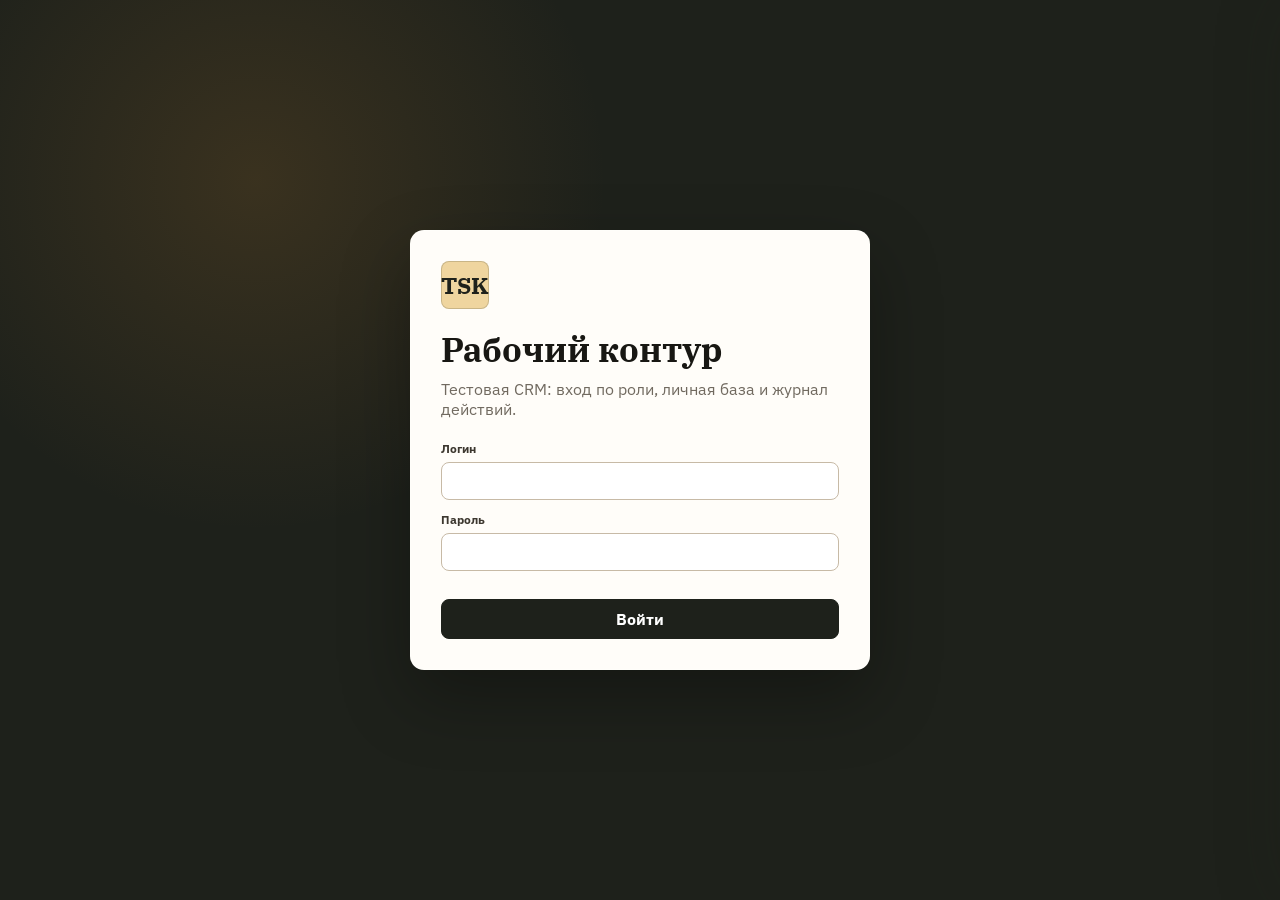
<file: crm-v3-workflow/index.html>
<!doctype html>
<html lang="ru">
<head>
  <meta charset="utf-8">
  <meta name="viewport" content="width=device-width, initial-scale=1">
  <title>TSK CRM — тестовый контур</title>
  <meta name="description" content="Тестовый рабочий контур CRM ТСК: лиды, клиенты, партнёры, касания, замеры и сметы.">
  <style>
    @import url('https://fonts.googleapis.com/css2?family=IBM+Plex+Sans:wght@400;500;600;700&family=IBM+Plex+Serif:wght@600;700&display=swap&subset=cyrillic');

    :root {
      --bg: #f3efe7;
      --paper: #fffdf9;
      --ink: #181713;
      --muted: #716a60;
      --line: #ded6c8;
      --line2: #c7baa6;
      --dark: #1e211b;
      --green: #2f6b56;
      --blue: #286278;
      --red: #9d4038;
      --gold: #a9742e;
      --sage: #e5efe8;
      --sky: #e5eef2;
      --rose: #f7e5e1;
      --wheat: #f6ecd6;
      --gray: #ece7df;
      --radius: 8px;
      --shadow: 0 18px 45px rgba(30, 33, 27, .09);
    }

    * { box-sizing: border-box; }
    html { scroll-behavior: smooth; }
    body {
      margin: 0;
      min-height: 100vh;
      color: var(--ink);
      background:
        linear-gradient(90deg, rgba(30,33,27,.035) 1px, transparent 1px) 0 0 / 36px 36px,
        linear-gradient(rgba(30,33,27,.028) 1px, transparent 1px) 0 0 / 36px 36px,
        var(--bg);
      font-family: "IBM Plex Sans", system-ui, sans-serif;
      letter-spacing: 0;
    }

    button, input, select, textarea { font: inherit; letter-spacing: 0; }
    button, .button {
      min-height: 38px;
      border: 1px solid var(--dark);
      border-radius: var(--radius);
      padding: 9px 12px;
      background: var(--dark);
      color: #fff;
      cursor: pointer;
      font-weight: 700;
      text-decoration: none;
      display: inline-flex;
      align-items: center;
      justify-content: center;
      gap: 8px;
      transition: transform .15s ease, box-shadow .15s ease, background .15s ease;
    }
    button:hover, .button:hover { transform: translateY(-1px); box-shadow: 0 8px 18px rgba(30,33,27,.12); }
    button.secondary { background: var(--paper); color: var(--ink); border-color: var(--line2); }
    button.ghost { background: transparent; color: var(--ink); border-color: transparent; box-shadow: none; }
    button.danger { background: var(--red); border-color: var(--red); }
    button.small { min-height: 30px; padding: 6px 9px; font-size: 12px; }
    button:disabled { cursor: not-allowed; opacity: .5; transform: none; box-shadow: none; }
    input, select, textarea {
      width: 100%;
      min-height: 38px;
      border: 1px solid var(--line2);
      border-radius: var(--radius);
      background: #fff;
      color: var(--ink);
      padding: 9px 10px;
    }
    textarea { min-height: 92px; resize: vertical; }
    label { display: grid; gap: 6px; color: #3d3830; font-size: 12px; font-weight: 700; }
    a { color: var(--blue); font-weight: 700; text-decoration: none; }
    a:hover { text-decoration: underline; }

    .shell { min-height: 100vh; display: grid; grid-template-columns: 276px minmax(0, 1fr); }
    .sidebar {
      position: sticky;
      top: 0;
      height: 100vh;
      padding: 18px;
      background: var(--dark);
      color: #fff;
      display: flex;
      flex-direction: column;
      gap: 16px;
      overflow: auto;
    }
    .brand { padding-bottom: 15px; border-bottom: 1px solid rgba(255,255,255,.16); }
    .logo-row { display: flex; align-items: center; gap: 11px; margin-bottom: 12px; }
    .mark {
      width: 48px;
      height: 48px;
      border-radius: 8px;
      display: grid;
      place-items: center;
      background: #efd59f;
      color: var(--dark);
      font: 700 23px/1 "IBM Plex Serif", Georgia, serif;
      box-shadow: inset 0 0 0 1px rgba(30,33,27,.18);
    }
    .brand h1 { margin: 0; font: 700 25px/1 "IBM Plex Serif", Georgia, serif; }
    .brand p { margin: 5px 0 0; color: #cdc6bb; font-size: 12px; line-height: 1.4; }
    .nav { display: grid; gap: 7px; }
    .nav button {
      width: 100%;
      justify-content: flex-start;
      background: transparent;
      color: #f1ede5;
      border-color: transparent;
      text-align: left;
      box-shadow: none;
    }
    .nav button.active, .nav button:hover {
      transform: none;
      background: rgba(255,255,255,.105);
      border-color: rgba(255,255,255,.18);
      box-shadow: none;
    }
    .role-card {
      margin-top: auto;
      padding-top: 14px;
      border-top: 1px solid rgba(255,255,255,.16);
      display: grid;
      gap: 9px;
    }
    .role-card label { color: #cdc6bb; }
    .role-card select { background: #292b24; border-color: rgba(255,255,255,.2); color: #fff; }
    .role-note { color: #bdb6aa; font-size: 12px; line-height: 1.45; }

    .content { padding: 24px; min-width: 0; }
    .topbar {
      display: flex;
      justify-content: space-between;
      align-items: flex-start;
      gap: 16px;
      margin-bottom: 16px;
    }
    .eyebrow {
      display: inline-flex;
      align-items: center;
      gap: 8px;
      color: var(--muted);
      font-size: 12px;
      font-weight: 700;
      text-transform: uppercase;
    }
    .eyebrow::before { content: ""; width: 18px; height: 2px; background: var(--gold); }
    h2, h3, p { margin-top: 0; }
    .title {
      margin: 5px 0 0;
      max-width: 940px;
      font: 700 40px/.98 "IBM Plex Serif", Georgia, serif;
    }
    .subtitle { margin: 8px 0 0; color: var(--muted); line-height: 1.45; max-width: 860px; }
    .actions { display: flex; gap: 8px; flex-wrap: wrap; align-items: center; }
    .muted { color: var(--muted); font-size: 12px; line-height: 1.45; }
    .grid { display: grid; gap: 14px; }
    .metrics { grid-template-columns: repeat(5, minmax(132px, 1fr)); margin-bottom: 14px; }
    .two { grid-template-columns: minmax(0, 1.25fr) minmax(330px, .75fr); align-items: start; }
    .three { grid-template-columns: repeat(3, minmax(0, 1fr)); }
    .metric, .panel {
      background: rgba(255,253,249,.94);
      border: 1px solid var(--line);
      border-radius: var(--radius);
      box-shadow: 0 1px 0 rgba(30,33,27,.04);
    }
    .metric {
      min-height: 112px;
      padding: 14px;
      text-align: left;
      color: var(--ink);
      cursor: pointer;
    }
    .metric:hover { border-color: var(--line2); box-shadow: var(--shadow); }
    .metric .num { font-size: 30px; line-height: 1; font-weight: 700; margin-bottom: 8px; }
    .metric .label { color: var(--muted); font-size: 12px; font-weight: 700; text-transform: uppercase; }
    .metric .hint { display: block; margin-top: 9px; color: var(--muted); font-size: 12px; }
    .panel { overflow: hidden; }
    .panel-head {
      min-height: 56px;
      padding: 14px 16px;
      border-bottom: 1px solid var(--line);
      display: flex;
      justify-content: space-between;
      gap: 12px;
      align-items: center;
    }
    .panel-head h2 { margin: 0; font-size: 18px; }
    .panel-body { padding: 16px; }
    .toolbar {
      display: grid;
      grid-template-columns: 2fr 1fr 1fr 1fr auto;
      gap: 8px;
      align-items: end;
      margin-bottom: 12px;
    }
    .period {
      min-width: 250px;
      display: grid;
      grid-template-columns: repeat(4, 1fr);
      gap: 4px;
      padding: 4px;
      background: #e7dfd1;
      border-radius: var(--radius);
      border: 1px solid var(--line);
    }
    .period button {
      min-height: 32px;
      border: 0;
      color: var(--ink);
      background: transparent;
      box-shadow: none;
      padding: 6px 8px;
    }
    .period button.active { background: var(--paper); box-shadow: 0 1px 7px rgba(30,33,27,.08); }
    .table-wrap { overflow: auto; border: 1px solid var(--line); border-radius: var(--radius); background: #fff; }
    table { width: 100%; min-width: 980px; border-collapse: collapse; }
    th, td { padding: 10px 9px; border-bottom: 1px solid var(--line); text-align: left; vertical-align: top; font-size: 13px; }
    th { background: #f7f1e7; color: #514a40; font-size: 11px; text-transform: uppercase; white-space: nowrap; }
    tr.clickable { cursor: pointer; }
    tr.clickable:hover td { background: #fff9ec; }
    .badge {
      display: inline-flex;
      align-items: center;
      border-radius: 999px;
      padding: 4px 8px;
      background: var(--sage);
      color: var(--green);
      font-size: 11px;
      font-weight: 700;
      white-space: nowrap;
    }
    .badge.blue { background: var(--sky); color: var(--blue); }
    .badge.gold { background: var(--wheat); color: #875918; }
    .badge.red { background: var(--rose); color: var(--red); }
    .badge.gray { background: var(--gray); color: #615a50; }
    .notice {
      border: 1px solid var(--line);
      border-radius: var(--radius);
      background: #fff;
      padding: 11px;
      display: grid;
      gap: 4px;
    }
    .notice + .notice { margin-top: 8px; }
    .notice strong { font-size: 13px; }
    .notice span { color: var(--muted); font-size: 12px; line-height: 1.35; }
    .pipeline {
      display: grid;
      grid-template-columns: repeat(6, minmax(190px, 1fr));
      gap: 10px;
      overflow-x: auto;
      padding-bottom: 4px;
    }
    .stage {
      min-height: 280px;
      background: #fbf7ef;
      border: 1px solid var(--line);
      border-radius: var(--radius);
      padding: 10px;
    }
    .stage-title {
      display: flex;
      justify-content: space-between;
      gap: 8px;
      align-items: center;
      margin-bottom: 9px;
      font-weight: 700;
      font-size: 13px;
    }
    .lead-card {
      border: 1px solid var(--line);
      border-radius: var(--radius);
      background: #fff;
      padding: 10px;
      margin-bottom: 8px;
      cursor: pointer;
    }
    .lead-card:hover { border-color: var(--line2); box-shadow: 0 8px 18px rgba(30,33,27,.08); }
    .lead-card strong { display: block; font-size: 13px; margin-bottom: 4px; }
    .lead-card span { color: var(--muted); font-size: 12px; line-height: 1.35; }
    .chips { display: flex; gap: 6px; flex-wrap: wrap; margin-top: 8px; }
    .tabs { display: flex; gap: 6px; flex-wrap: wrap; margin-bottom: 12px; }
    .tabs button { min-height: 34px; background: #fff; color: var(--ink); border-color: var(--line2); }
    .tabs button.active { background: var(--dark); color: #fff; border-color: var(--dark); }
    .form-grid { display: grid; grid-template-columns: repeat(2, minmax(0, 1fr)); gap: 10px; }
    .form-grid .wide { grid-column: 1 / -1; }
    .drawer {
      position: fixed;
      inset: 0 0 0 auto;
      width: min(720px, 100%);
      background: var(--paper);
      border-left: 1px solid var(--line2);
      box-shadow: -30px 0 70px rgba(30,33,27,.2);
      transform: translateX(105%);
      transition: transform .22s ease;
      z-index: 20;
      display: grid;
      grid-template-rows: auto 1fr;
    }
    .drawer.open { transform: translateX(0); }
    .drawer-head {
      padding: 18px;
      border-bottom: 1px solid var(--line);
      display: flex;
      justify-content: space-between;
      gap: 12px;
      align-items: flex-start;
    }
    .drawer-head h2 { margin: 0; font: 700 24px/1.05 "IBM Plex Serif", Georgia, serif; }
    .drawer-body { padding: 18px; overflow: auto; }
    .timeline { display: grid; gap: 9px; }
    .event {
      border-left: 3px solid var(--line2);
      padding: 0 0 0 10px;
    }
    .event strong { display: block; font-size: 13px; }
    .event span { color: var(--muted); font-size: 12px; line-height: 1.35; }
    .toast {
      position: fixed;
      left: 50%;
      bottom: 22px;
      transform: translateX(-50%) translateY(20px);
      background: var(--dark);
      color: #fff;
      border-radius: var(--radius);
      padding: 10px 14px;
      opacity: 0;
      pointer-events: none;
      transition: .2s ease;
      z-index: 40;
      font-size: 13px;
    }
    .toast.show { opacity: 1; transform: translateX(-50%) translateY(0); }
    .empty { padding: 24px; color: var(--muted); text-align: center; }
    .kpi-line { display: grid; gap: 8px; }
    .kpi-row {
      display: grid;
      grid-template-columns: 1fr auto;
      gap: 10px;
      padding: 9px 0;
      border-bottom: 1px solid var(--line);
      cursor: pointer;
    }
    .kpi-row:hover { color: var(--blue); }
    .split-line { display: flex; justify-content: space-between; gap: 10px; align-items: center; }
    .login-shell { min-height:100vh; display:grid; place-items:center; padding:24px; background:radial-gradient(circle at 20% 20%,rgba(169,116,46,.2),transparent 28%),var(--dark); }
    .login-card { width:min(460px,100%); background:var(--paper); border:1px solid rgba(255,255,255,.18); box-shadow:0 28px 70px rgba(0,0,0,.3); padding:30px; border-radius:14px; }
    .login-card .mark { margin-bottom:18px; } .login-card h1 { margin:0 0 8px; font-family:"IBM Plex Serif",serif; font-size:34px; }
    .login-card p { color:var(--muted); margin:0 0 22px; } .login-error { min-height:20px; color:var(--red); font-size:13px; font-weight:700; }

    @media (max-width: 1080px) {
      .shell { grid-template-columns: 1fr; }
      .sidebar { position: static; height: auto; }
      .content { padding: 16px; }
      .metrics, .two, .three { grid-template-columns: 1fr; }
      .toolbar { grid-template-columns: 1fr 1fr; }
      .title { font-size: 31px; }
    }
    @media (max-width: 680px) {
      .topbar { display: grid; }
      .period { width: 100%; min-width: 0; }
      .toolbar, .form-grid { grid-template-columns: 1fr; }
      .title { font-size: 27px; }
      .panel-head { align-items: flex-start; flex-direction: column; }
    }
  </style>
</head>
<body>
  <div id="app"></div>
  <div class="drawer" id="drawer"></div>
  <div class="toast" id="toast"></div>

  <script>
    const STORE = 'tsk-crm-test-v4-state';

    const roles = {
      admin: { title: 'Игорь · админ', note: 'Видит всё, включая закрытые администратором карточки и бонусы партнёров.' },
      rop: { title: 'РОП', note: 'Видит отдел, всю рабочую базу и контроль касаний; закрытые админом карточки не видит.' },
      manager: { title: 'МОП', note: 'Видит только свои лиды и партнёров. Карточки после создания не редактирует.' },
      measurer: { title: 'Замерщик', note: 'Видит только переданные ему замеры.' },
      estimator: { title: 'Сметчик', note: 'Видит только переданные в смету замеры.' },
      assistant: { title: 'Ассистент', note: 'Видит операционный контур для помощи руководителю.' }
    };

    const employeesSeed = [
      { id: 1, name: 'Игорь Подольский', role: 'admin', active: true, login: 'admin', password: 'tsk-admin-26' },
      { id: 2, name: 'Елена РОП', role: 'rop', active: true, login: 'rop', password: 'tsk-rop-26' },
      { id: 3, name: 'Николай МОП', role: 'manager', active: true, login: 'mop', password: 'tsk-mop-26' },
      { id: 5, name: 'Дмитрий Замерщик', role: 'measurer', active: true, login: 'zamer', password: 'tsk-zamer-26' },
      { id: 6, name: 'Олег Сметчик', role: 'estimator', active: true, login: 'smeta', password: 'tsk-smeta-26' }
    ];

    const sourceTypes = ['ТГ', 'Инстаграм', 'Соцсети', 'Рекомендация', 'Партнёр', 'Другое'];
    const statuses = ['Новый лид', 'Касание 1', 'Касание 2', 'Касание 3', 'Прогрев до замера', 'Передан на замер', 'Передан замерщику', 'Замерен', 'Передан на осмечивание', 'Передан сметчику', 'Смета в работе', 'Посчитано', 'Смета посчитана', 'На согласовании расчёта', 'Договор', 'В работе', 'Отказ'];

    function seed() {
      const now = new Date();
      const day = (n) => new Date(now.getTime() + n * 86400000).toISOString().slice(0, 10);
      return {
        role: 'admin', session: null,
        view: 'dashboard',
        period: 'week',
        filter: null,
        employees: employeesSeed,
        sources: [
          { id: 1, name: 'Telegram чат ЖК Сердце столицы', type: 'Telegram', ownerId: 3, link: 'https://t.me/example_tsk_chat', bonus: false },
          { id: 2, name: 'Дизайнер Мария / ProDom', type: 'Дизайнеры', ownerId: 4, link: 'https://t.me/mariya151112', bonus: true },
          { id: 3, name: 'Алексей из клуба строителей', type: 'Партнёры', ownerId: 1, link: 'https://t.me/igorpodolskyi_tsk', bonus: true },
          { id: 4, name: 'Рекомендация от клиента Новослободская', type: 'Сарафан', ownerId: 3, link: '', bonus: false },
          { id: 5, name: 'Холодная база дизайнеров', type: 'Холодная база', ownerId: 4, link: '', bonus: false }
        ],
        partners: [
          { id: 1, name: 'Мария Громова', type: 'Дизайнеры', phone: '+7 *** 12-43', telegram: '@maria_design', ownerId: 3, status: 'Прогрев на встречу', nextAction: 'Подтвердить созвон', nextDate: day(1), notes: 'Ведёт квартиры бизнес-класса.', bonus: 'только админ' },
          { id: 2, name: 'ЖК Сердце столицы', type: 'ЖК', phone: '', telegram: '', ownerId: 3, status: 'Касание 2', nextAction: 'Запросить условия размещения', nextDate: day(2), notes: 'Канал для лидов.', bonus: 'только админ' }
        ],
        leads: [
          { id: 1, client: 'Петрова Мария', phone: '+7 *** 41-22', object: 'Квартира 94 м2, дизайнерский проект', managerId: 3, measurerId: 5, estimatorId: 6, sourceId: 2, status: 'Смета посчитана', nextAction: 'Дожим после сметы', nextDate: day(-1), amountPre: 2700000, amountFinal: 2480000, archived: false, createdAt: day(-18), updatedAt: day(-1), notes: 'Клиенту важны сроки и спокойная реализация проекта.' },
          { id: 2, client: 'Анна ЖК Река', phone: '+7 *** 88-10', object: 'Квартира 76 м2', managerId: 3, measurerId: 5, estimatorId: null, sourceId: 1, status: 'Передан замерщику', nextAction: 'Замерщик должен принять заявку', nextDate: day(0), amountPre: 1800000, amountFinal: 0, archived: false, createdAt: day(0), updatedAt: day(0), notes: 'Первичный контакт был, просит выезд.' },
          { id: 3, client: 'Сергей коммерция', phone: '+7 *** 33-90', object: 'Офис 210 м2', managerId: 4, measurerId: 5, estimatorId: 6, sourceId: 3, status: 'Замер принят', nextAction: 'Провести замер и передать в смету', nextDate: day(1), amountPre: 4600000, amountFinal: 0, archived: false, createdAt: day(-5), updatedAt: day(0), notes: 'Коммерческий объект, нужен контроль РОПа.' },
          { id: 4, client: 'Илья дом', phone: '+7 *** 16-70', object: 'Дом 180 м2', managerId: 4, measurerId: null, estimatorId: null, sourceId: 4, status: 'Квалификация', nextAction: 'Уточнить бюджет и сроки', nextDate: day(2), amountPre: 5200000, amountFinal: 0, archived: false, createdAt: day(-2), updatedAt: day(-1), notes: 'Рекомендация, нужно аккуратно прогреть до замера.' },
          { id: 5, client: 'Новый лид из чата', phone: '+7 *** 00-45', object: 'Квартира, площадь неизвестна', managerId: 3, measurerId: null, estimatorId: null, sourceId: 1, status: 'Новый лид', nextAction: 'Связаться и квалифицировать', nextDate: day(0), amountPre: 0, amountFinal: 0, archived: false, createdAt: day(0), updatedAt: day(0), notes: 'Необработанный лид.' },
          { id: 6, client: 'Архивный отказ', phone: '+7 *** 10-10', object: 'Мелкий ремонт', managerId: 3, measurerId: null, estimatorId: null, sourceId: 5, status: 'Отказ', nextAction: 'Закрыто', nextDate: day(-10), amountPre: 0, amountFinal: 0, archived: true, createdAt: day(-30), updatedAt: day(-10), notes: 'Отказ по бюджету.' }
        ],
        requests: [
          { id: 1, type: 'lead', objectId: 1, employeeId: 3, field: 'Источник', before: 'Дизайнер Мария / ProDom', after: 'Алексей из клуба строителей', reason: 'Клиент пришел через партнера, источник надо уточнить', status: 'pending', createdAt: stamp(-2) }
        ],
        kb: [
          { id: 1, section: 'Скрипты', title: 'Первичный звонок', closedFor: [] },
          { id: 2, section: 'Презентации', title: 'TSK Premium+', closedFor: [] },
          { id: 3, section: 'Регламенты', title: 'Передача в замер', closedFor: [3] },
          { id: 4, section: 'О компании', title: 'Позиционирование и сильные стороны', closedFor: [] }
        ],
        audit: [
          logItem('system', null, 1, 'Создан рабочий прототип CRM v3', 'Роли, клики, замер, смета, запросы, журнал'),
          logItem('lead', 2, 3, 'Лид передан замерщику', 'Анна ЖК Река'),
          logItem('lead', 3, 5, 'Замер принят', 'Сергей коммерция: дата согласована')
        ]
      };
    }

    let state = load();
    function load() {
      try {
        const raw = localStorage.getItem(STORE);
        if (raw) return JSON.parse(raw);
      } catch (e) {}
      const s = seed();
      localStorage.setItem(STORE, JSON.stringify(s));
      return s;
    }
    function save() { localStorage.setItem(STORE, JSON.stringify(state)); }
    function resetDemo() { localStorage.removeItem(STORE); state = seed(); save(); render(); toast('Демо-данные обновлены'); }

    const fmt = new Intl.NumberFormat('ru-RU');
    const money = (n) => n ? fmt.format(n) + ' ₽' : 'не указано';
    const h = (s) => String(s ?? '').replace(/[&<>"']/g, m => ({'&':'&amp;','<':'&lt;','>':'&gt;','"':'&quot;',"'":'&#039;'}[m]));
    const byId = (arr, id) => arr.find(x => x.id === Number(id));
    const employee = (id) => byId(state.employees, id) || { name: 'Не назначен', role: '' };
    const source = (id) => byId(state.sources, id) || { name: 'Не указан', type: '' };
    const currentRole = () => state.role;
    const currentEmployeeId = () => ({ manager: 3, measurer: 5, estimator: 6, rop: 2, assistant: 7, admin: 1 })[state.role] || 1;
    const canSeeAll = () => ['admin', 'rop', 'assistant'].includes(state.role);
    const canApprove = () => ['admin', 'rop'].includes(state.role);
    const canManageEmployees = () => state.role === 'admin';
    const canSeeArchive = () => state.role === 'admin';

    function stamp(offsetHours = 0) {
      const d = new Date(Date.now() + offsetHours * 3600000);
      return d.toISOString().slice(0, 16).replace('T', ' ');
    }
    function logItem(type, objectId, employeeId, action, details, before = '', after = '') {
      return { id: Math.floor(Math.random() * 1000000), at: stamp(), type, objectId, employeeId, action, details, before, after };
    }
    function addLog(type, objectId, action, details, before = '', after = '') {
      state.audit.unshift(logItem(type, objectId, currentEmployeeId(), action, details, before, after));
    }
    function nextId(arr) { return Math.max(0, ...arr.map(x => x.id)) + 1; }

    function periodLabel() {
      return ({ day: 'день', week: 'неделя', month: 'месяц', year: 'год' })[state.period];
    }
    function inScopeByRole(lead) {
      if (lead.archived && !canSeeArchive()) return false;
      if (state.role === 'manager') return lead.managerId === currentEmployeeId() && !lead.archived;
      if (state.role === 'measurer') return lead.measurerId === currentEmployeeId() && ['Передан замерщику', 'Замер принят', 'Замер проведен'].includes(lead.status);
      if (state.role === 'estimator') return lead.estimatorId === currentEmployeeId() && ['Передан сметчику', 'Смета в работе', 'Смета посчитана'].includes(lead.status);
      return !lead.archived;
    }
    function visibleLeads() { return state.leads.filter(inScopeByRole); }
    function filteredLeads() {
      let rows = visibleLeads();
      const f = state.filter;
      if (!f) return rows;
      if (f.kind === 'status') rows = rows.filter(l => f.value.includes(l.status));
      if (f.kind === 'attention') rows = rows.filter(needsAttention);
      if (f.kind === 'employee') rows = rows.filter(l => l.managerId === f.id);
      if (f.kind === 'source') rows = rows.filter(l => l.sourceId === f.id);
      return rows;
    }
    function isOverdue(lead) {
      const today = new Date().toISOString().slice(0, 10);
      return lead.nextDate && lead.nextDate < today && !['Отказ', 'Договор'].includes(lead.status);
    }
    function upcoming(lead) {
      if (!lead.nextDate) return false;
      const today = new Date();
      const date = new Date(lead.nextDate + 'T00:00:00');
      const diff = Math.round((date - new Date(today.toISOString().slice(0,10))) / 86400000);
      return diff >= 0 && diff <= 2;
    }
    function needsAttention(lead) {
      return isOverdue(lead) || lead.status === 'Передан замерщику' || lead.status === 'Передан сметчику' || lead.status === 'Новый лид';
    }

    const navByRole = {
      admin: ['dashboard', 'summary', 'leads', 'partners', 'base', 'pipeline', 'measurements', 'estimates', 'sources', 'employees', 'knowledge', 'requests', 'archive', 'audit'],
      rop: ['dashboard', 'summary', 'leads', 'partners', 'pipeline', 'measurements', 'sources', 'requests', 'audit'],
      assistant: ['dashboard', 'summary', 'leads', 'base', 'pipeline', 'measurements', 'estimates', 'sources', 'knowledge', 'requests', 'audit'],
      manager: ['dashboard', 'summary', 'leads', 'partners', 'sources', 'knowledge'],
      measurer: ['dashboard', 'measurements', 'knowledge'],
      estimator: ['dashboard', 'estimates', 'knowledge']
    };
    const navNames = {
      dashboard: 'Дашборд',
      summary: 'Сводка',
      leads: 'Лиды в работе',
      partners: 'Партнёры',
      base: 'База лидов',
      pipeline: 'Воронка',
      measurements: 'Замеры',
      estimates: 'Сметы',
      sources: 'Источники',
      employees: 'Сотрудники',
      knowledge: 'База знаний',
      requests: 'Запросы',
      archive: 'Архив лидов',
      audit: 'Журнал'
    };

    function setRole(role) {
      state.role = role;
      const allowed = navByRole[role];
      if (!allowed.includes(state.view)) state.view = allowed[0];
      state.filter = null;
      save();
      render();
    }
    function setView(view, filter = null) {
      state.view = view;
      state.filter = filter;
      save();
      render();
      window.scrollTo({ top: 0, behavior: 'smooth' });
    }
    function setPeriod(p) { state.period = p; save(); render(); }

    function renderLogin() {
      document.getElementById('app').innerHTML = `<div class="login-shell"><form class="login-card" onsubmit="login(event)"><div class="mark">TSK</div><h1>Рабочий контур</h1><p>Тестовая CRM: вход по роли, личная база и журнал действий.</p><label>Логин<input name="login" autocomplete="username" required></label><label style="margin-top:12px">Пароль<input name="password" type="password" autocomplete="current-password" required></label><div class="login-error" id="loginError"></div><button style="width:100%;margin-top:8px">Войти</button></form></div>`;
    }
    function login(e) {
      e.preventDefault(); const f = Object.fromEntries(new FormData(e.target).entries());
      const u = state.employees.find(x => x.active && x.login === f.login && x.password === f.password);
      if (!u) { document.getElementById('loginError').textContent = 'Неверный логин или пароль'; return; }
      state.role = u.role; state.session = u.id; state.view = 'dashboard'; save(); render();
    }
    function logout() { state.session = null; save(); closeDrawer(); render(); }
    function render() {
      if (!state.session) return renderLogin();
      const allowed = navByRole[state.role];
      const app = document.getElementById('app');
      app.innerHTML = `
        <div class="shell">
          <aside class="sidebar">
            <div class="brand">
              <div class="logo-row"><div class="mark">TSK</div><div><h1>CRM v3</h1><p>рабочий прототип отдела продаж</p></div></div>
              <p>Лид → контакт → замер → смета → контроль. Без лишнего шума.</p>
            </div>
            <nav class="nav">${allowed.map(v => `<button class="${state.view === v ? 'active' : ''}" onclick="setView('${v}')">${navNames[v]}</button>`).join('')}</nav>
            <div class="role-card"><strong>${h(employee(state.session).name)}</strong><div class="role-note">${roles[state.role].note}</div><button class="secondary small" onclick="logout()">Выйти</button></div>
          </aside>
          <main class="content">
            ${topbar()}
            ${screen()}
          </main>
        </div>
      `;
    }

    function topbar() {
      const title = navNames[state.view] || 'CRM';
      const subtitles = {
        dashboard: 'Главные счетчики за выбранный период. Каждый счетчик открывает живую таблицу.',
        summary: 'Отдельная сводка по сотрудникам и своим лидам, без смешивания с дашбордом.',
        leads: 'Рабочие лиды текущей роли. Менеджер видит только своё.',
        base: 'Полная база лидов по доступу. Архив отделен от активной работы.',
        pipeline: 'Читаемая воронка: общий вид и фильтр по менеджеру.',
        measurements: 'Передача от менеджера к замерщику: передано, принято, замерено.',
        estimates: 'Передача от замера к сметчику: принято в работу, посчитано, суммы.',
        partners: 'Карточки дизайнеров, ЖК, риелторов, агентств, поставщиков и иных партнёров.',
        sources: 'Источники по типам, владельцам, ссылкам и статистике.',
        employees: 'Найм, увольнение, роли и перераспределение базы.',
        knowledge: 'Материалы компании и частичные ограничения доступа.',
        requests: 'Подтверждение правок лида или источника с историей было/стало.',
        archive: 'Архив лидов доступен только админу.',
        audit: 'Компактный журнал действий с переходом в карточку объекта.'
      };
      const periodNeeded = ['dashboard', 'summary', 'pipeline', 'measurements', 'estimates', 'audit'].includes(state.view);
      return `<div class="topbar">
        <div><div class="eyebrow">${roles[state.role].title}</div><h1 class="title">${title}</h1><p class="subtitle">${subtitles[state.view] || ''}</p></div>
        <div class="actions">
          ${periodNeeded ? periodControl() : ''}
          ${state.view === 'leads' ? '<button onclick="openLeadForm()">+ Новый лид</button>' : ''}
          ${state.view === 'partners' ? '<button onclick="openPartnerForm()">+ Новый партнёр</button>' : ''}
          ${state.view === 'sources' ? '<button onclick="openSourceForm()">+ Источник</button>' : ''}
          ${state.view === 'employees' && canManageEmployees() ? '<button onclick="openEmployeeForm()">Нанять</button>' : ''}
        </div>
      </div>`;
    }
    function periodControl() {
      return `<div class="period">
        ${['day','week','month','year'].map(p => `<button class="${state.period === p ? 'active' : ''}" onclick="setPeriod('${p}')">${({day:'день',week:'неделя',month:'месяц',year:'год'})[p]}</button>`).join('')}
      </div>`;
    }

    function screen() {
      return ({
        dashboard: dashboard(),
        summary: summary(),
        leads: leadsScreen(false),
        partners: partnersScreen(),
        base: leadsScreen(true),
        pipeline: pipeline(),
        measurements: measurements(),
        estimates: estimates(),
        sources: sourcesScreen(),
        employees: employeesScreen(),
        knowledge: knowledge(),
        requests: requests(),
        archive: archive(),
        audit: audit()
      })[state.view] || dashboard();
    }

    function dashboard() {
      const leads = visibleLeads();
      const metrics = [
        { n: leads.filter(l => l.status === 'Новый лид').length, label: 'Новые лиды', hint: 'за ' + periodLabel(), filter: { kind: 'status', value: ['Новый лид'] } },
        { n: leads.filter(l => l.status === 'Новый лид').length, label: 'Необработанные', hint: 'надо взять в работу', filter: { kind: 'status', value: ['Новый лид'] } },
        { n: leads.filter(l => ['Передан замерщику','Замер принят','Замер проведен'].includes(l.status)).length, label: 'Замеры', hint: 'передано / принято / замерено', filter: { kind: 'status', value: ['Передан замерщику','Замер принят','Замер проведен'] } },
        { n: leads.filter(l => ['Передан сметчику','Смета в работе','Смета посчитана'].includes(l.status)).length, label: 'Сметы', hint: 'передано сметчику', filter: { kind: 'status', value: ['Передан сметчику','Смета в работе','Смета посчитана'] } },
        { n: money(leads.reduce((s,l) => s + (l.amountFinal || l.amountPre || 0), 0)), label: 'Потенциал', hint: 'предварительно / итог', filter: null }
      ];
      return `
        <div class="grid metrics">${metrics.map(m => metric(m)).join('')}</div>
        <div class="grid two">
          <section class="panel">
            <div class="panel-head"><h2>Что требует внимания</h2><button class="secondary" onclick="setView('leads', {kind:'attention'})">Все задачи</button></div>
            <div class="panel-body">${attentionList()}</div>
          </section>
          <section class="panel">
            <div class="panel-head"><h2>Маршрут лида</h2></div>
            <div class="panel-body kpi-line">
              ${routeRow('Менеджер', 'Новый лид → контакт → квалификация → прогрев до замера')}
              ${routeRow('Замерщик', 'Передано → принято → замерено → передано в смету')}
              ${routeRow('Сметчик', 'Принято в работу → смета посчитана → суммы зафиксированы')}
              ${routeRow('Руководитель', 'Видит зависания, запросы правок и журнал действий')}
            </div>
          </section>
        </div>
      `;
    }
    function metric(m) {
      const onclick = m.filter ? `onclick='setView("leads", ${JSON.stringify(m.filter)})'` : '';
      return `<button class="metric" ${onclick}><div class="num">${h(m.n)}</div><div class="label">${h(m.label)}</div><span class="hint">${h(m.hint)}</span></button>`;
    }
    function routeRow(a, b) { return `<div class="notice"><strong>${h(a)}</strong><span>${h(b)}</span></div>`; }
    function attentionList() {
      const rows = visibleLeads().filter(needsAttention);
      if (!rows.length) return '<div class="empty">Сейчас зависаний нет.</div>';
      return rows.map(l => `<div class="notice" onclick="openLead(${l.id})" style="cursor:pointer"><strong>${h(l.client)} · ${h(l.status)}</strong><span>${h(l.nextAction)} · ${h(employee(l.managerId).name)} · ${isOverdue(l) ? 'просрочено' : 'контроль'}</span></div>`).join('');
    }

    function summary() {
      if (state.role === 'manager') {
        const mine = visibleLeads();
        return `<div class="grid metrics">
          ${metric({ n: mine.length, label:'Мои лиды', hint:'в работе', filter:null })}
          ${metric({ n: mine.filter(l => l.status === 'Новый лид').length, label:'Необработанные', hint:'сначала их', filter:{kind:'status', value:['Новый лид']} })}
          ${metric({ n: mine.filter(isOverdue).length, label:'Просрочено', hint:'дедлайн прошел', filter:{kind:'attention'} })}
          ${metric({ n: mine.filter(upcoming).length, label:'Подходит срок', hint:'ближайшие 2 дня', filter:null })}
        </div>${leadsTable(mine)}`;
      }
      const managers = state.employees.filter(e => e.role === 'manager' && e.active);
      return `<section class="panel"><div class="panel-head"><h2>Отдел продаж</h2><span class="muted">РОП отдельно, менеджеры отдельно</span></div><div class="panel-body"><div class="table-wrap"><table>
        <thead><tr><th>Сотрудник</th><th>Лидов в работе</th><th>Необработанные</th><th>Просрочено</th><th>Ближайшие 2 дня</th><th>Действие</th></tr></thead>
        <tbody>${managers.map(m => {
          const rows = state.leads.filter(l => l.managerId === m.id && !l.archived);
          return `<tr class="clickable" onclick="setView('leads',{kind:'employee',id:${m.id}})"><td>${h(m.name)}</td><td>${rows.length}</td><td>${rows.filter(l=>l.status==='Новый лид').length}</td><td>${rows.filter(isOverdue).length}</td><td>${rows.filter(upcoming).length}</td><td><button class="small secondary">Открыть</button></td></tr>`;
        }).join('')}</tbody></table></div></div></section>`;
    }

    function leadsScreen(base) {
      let rows = base ? state.leads.filter(l => !l.archived || canSeeArchive()) : filteredLeads();
      if (!base) rows = rows.filter(l => !l.archived);
      return `<section class="panel">
        <div class="panel-head"><h2>${base ? 'База лидов' : 'Рабочий список'}</h2><span class="muted">${state.filter ? 'Открыт фильтр из дашборда/сводки' : 'Клик по строке открывает карточку'}</span></div>
        <div class="panel-body">
          ${leadToolbar()}
          ${leadsTable(rows)}
        </div>
      </section>`;
    }
    function leadToolbar() {
      return `<div class="toolbar">
        <label>Поиск<input id="leadSearch" placeholder="клиент, объект, телефон" oninput="clientFilter(this.value)"></label>
        <label>Статус<select onchange="setView('leads', this.value ? {kind:'status', value:[this.value]} : null)"><option value="">Все</option>${statuses.map(s => `<option>${s}</option>`).join('')}</select></label>
        <label>Источник<select onchange="this.value && setView('leads',{kind:'source',id:Number(this.value)})"><option value="">Все</option>${state.sources.map(s => `<option value="${s.id}">${h(s.name)}</option>`).join('')}</select></label>
        <label>Ответственный<select ${state.role === 'manager' ? 'disabled' : ''} onchange="this.value && setView('leads',{kind:'employee',id:Number(this.value)})"><option value="">Все</option>${state.employees.filter(e=>e.role==='manager').map(e => `<option value="${e.id}">${h(e.name)}</option>`).join('')}</select></label>
        <button class="secondary" onclick="state.filter=null;save();render()">Сброс</button>
      </div>`;
    }
    function clientFilter(q) {
      document.querySelectorAll('[data-lead-row]').forEach(tr => {
        tr.style.display = tr.textContent.toLowerCase().includes(q.toLowerCase()) ? '' : 'none';
      });
    }
    function leadsTable(rows) {
      if (!rows.length) return '<div class="empty">Нет лидов по текущему фильтру.</div>';
      return `<div class="table-wrap"><table><thead><tr>
        <th>Клиент</th><th>Источник</th><th>Статус</th>${state.role === 'manager' ? '' : '<th>Ответственный</th>'}<th>Следующий шаг</th><th>Сумма</th><th>Контроль</th>
      </tr></thead><tbody>${rows.map(l => `<tr class="clickable" data-lead-row onclick="openLead(${l.id})">
        <td><strong>${h(l.client)}</strong><br><span class="muted">${h(l.object)} · ${h(l.phone)}</span></td>
        <td>${sourceLink(source(l.sourceId))}<br><span class="badge gray">${h(source(l.sourceId).type)}</span></td>
        <td>${statusBadge(l.status)}</td>
        ${state.role === 'manager' ? '' : `<td>${h(employee(l.managerId).name)}</td>`}
        <td>${h(l.nextAction)}<br><span class="muted">${h(l.nextDate)}</span></td>
        <td>${money(l.amountFinal || l.amountPre)}</td>
        <td>${isOverdue(l) ? '<span class="badge red">просрочено</span>' : upcoming(l) ? '<span class="badge gold">подходит срок</span>' : '<span class="badge">ок</span>'}</td>
      </tr>`).join('')}</tbody></table></div>`;
    }
    function sourceLink(s) { return s.link ? `<a href="${h(s.link)}" target="_blank" rel="noopener">${h(s.name)}</a>` : h(s.name); }
    function statusBadge(s) {
      const cls = s.includes('Смет') ? 'blue' : s.includes('Замер') || s.includes('Передан') ? 'gold' : s === 'Отказ' ? 'red' : '';
      return `<span class="badge ${cls}">${h(s)}</span>`;
    }
    function visiblePartners() {
      return state.partners.filter(p => canSeeAll() || p.ownerId === currentEmployeeId());
    }
    function partnersScreen() {
      const rows = visiblePartners();
      return `<section class="panel"><div class="panel-head"><h2>Партнёры</h2><span class="muted">Не таблица ради таблицы: открой карточку и зафиксируй следующее касание.</span></div><div class="panel-body"><div class="cards">${rows.map(p => `<article class="lead-card" onclick="openPartner(${p.id})"><strong>${h(p.name)}</strong><span class="badge gray">${h(p.type)}</span><span>${h(p.status)} · ${h(p.nextAction || 'нет следующего шага')}</span><small>${h(p.nextDate || '')}</small></article>`).join('') || '<div class="empty">Партнёров пока нет.</div>'}</div></div></section>`;
    }

    function pipeline() {
      const stages = ['Новый лид','Первичный контакт','Квалификация','Прогрев до замера','Замер назначен','Смета посчитана'];
      const rows = visibleLeads();
      return `<section class="panel"><div class="panel-head"><h2>Воронка за ${periodLabel()}</h2><span class="muted">Клик по стадии или карточке открывает детали</span></div><div class="panel-body">
        <div class="tabs"><button class="active">Общая</button>${state.employees.filter(e=>e.role==='manager').map(e=>`<button onclick="setView('leads',{kind:'employee',id:${e.id}})">${h(e.name)}</button>`).join('')}</div>
        <div class="pipeline">${stages.map(st => {
          const list = rows.filter(l => l.status === st || (st === 'Смета посчитана' && ['Передан сметчику','Смета в работе','Смета посчитана'].includes(l.status)));
          return `<div class="stage"><div class="stage-title" onclick='setView("leads",{kind:"status",value:["${st}"]})' style="cursor:pointer"><span>${h(st)}</span><span>${list.length}</span></div>${list.map(l => `<article class="lead-card" onclick="openLead(${l.id})"><strong>${h(l.client)}</strong><span>${h(l.nextAction)}</span><div class="chips">${statusBadge(l.status)}</div></article>`).join('') || '<div class="muted">Пусто</div>'}</div>`;
        }).join('')}</div></div></section>`;
    }

    function measurements() {
      const rows = visibleLeads().filter(l => ['Передан замерщику','Замер принят','Замер проведен'].includes(l.status));
      return `<section class="panel"><div class="panel-head"><h2>Замеры</h2><span class="muted">Менеджер передает, замерщик принимает и завершает</span></div><div class="panel-body">${leadsTable(rows)}${measurementActions(rows)}</div></section>`;
    }
    function measurementActions(rows) {
      if (state.role !== 'measurer' && state.role !== 'admin') return '';
      return `<div class="grid three" style="margin-top:14px">${rows.map(l => `<div class="notice"><strong>${h(l.client)}</strong><span>${h(l.status)}</span><div class="actions">${l.status === 'Передан замерщику' ? `<button class="small" onclick="changeLeadStatus(${l.id}, 'Замер принят')">Принять</button>` : ''}${l.status === 'Замер принят' ? `<button class="small" onclick="changeLeadStatus(${l.id}, 'Замер проведен')">Замерено</button><button class="small secondary" onclick="handoffEstimate(${l.id})">В смету</button>` : ''}</div></div>`).join('')}</div>`;
    }

    function estimates() {
      const rows = visibleLeads().filter(l => ['Передан сметчику','Смета в работе','Смета посчитана'].includes(l.status));
      return `<section class="panel"><div class="panel-head"><h2>Сметы</h2><span class="muted">Потенциал появляется после принятия сметчиком</span></div><div class="panel-body">${leadsTable(rows)}${estimateActions(rows)}</div></section>`;
    }
    function estimateActions(rows) {
      if (state.role !== 'estimator' && state.role !== 'admin') return '';
      return `<div class="grid three" style="margin-top:14px">${rows.map(l => `<div class="notice"><strong>${h(l.client)}</strong><span>${h(l.status)} · ${money(l.amountFinal || l.amountPre)}</span><div class="actions">${l.status === 'Передан сметчику' ? `<button class="small" onclick="changeLeadStatus(${l.id}, 'Смета в работе')">В работу</button>` : ''}${l.status === 'Смета в работе' ? `<button class="small" onclick="finishEstimate(${l.id})">Смета посчитана</button>` : ''}</div></div>`).join('')}</div>`;
    }

    function sourcesScreen() {
      const rows = state.sources.filter(s => canSeeAll() || s.ownerId === currentEmployeeId());
      return `<section class="panel"><div class="panel-head"><h2>Источники</h2><span class="muted">Тип, владелец, ссылка, статистика</span></div><div class="panel-body"><div class="table-wrap"><table>
        <thead><tr><th>Источник</th><th>Тип</th><th>Владелец</th><th>Лиды</th><th>Замеры</th><th>Сметы</th><th>Закрыто</th><th>Действия</th></tr></thead>
        <tbody>${rows.map(s => {
          const leads = state.leads.filter(l => l.sourceId === s.id);
          return `<tr class="clickable" onclick="openSource(${s.id})"><td>${sourceLink(s)}</td><td><span class="badge gray">${h(s.type)}</span></td><td>${h(employee(s.ownerId).name)}</td><td>${leads.length}</td><td>${leads.filter(l=>l.status.includes('Замер')).length}</td><td>${leads.filter(l=>l.status.includes('Смет')).length}</td><td>${leads.filter(l=>l.status==='Договор').length}</td><td><button class="small secondary" onclick="event.stopPropagation();openSourceRequest(${s.id})">Запросить правку</button></td></tr>`;
        }).join('')}</tbody></table></div></div></section>`;
    }

    function employeesScreen() {
      if (!canManageEmployees()) return '<section class="panel"><div class="empty">Управление сотрудниками доступно только админу.</div></section>';
      return `<section class="panel"><div class="panel-head"><h2>Сотрудники и роли</h2><button onclick="openEmployeeForm()">Нанять</button></div><div class="panel-body"><div class="table-wrap"><table>
        <thead><tr><th>Сотрудник</th><th>Роль</th><th>Логин</th><th>Статус</th><th>База</th><th>Действия</th></tr></thead>
        <tbody>${state.employees.map(e => {
          const base = state.leads.filter(l => [l.managerId,l.measurerId,l.estimatorId].includes(e.id)).length + state.sources.filter(s => s.ownerId === e.id).length;
          const protectedAdmin = e.role === 'admin';
          return `<tr><td>${h(e.name)}</td><td>${h(roles[e.role]?.title || e.role)}</td><td>${h(e.login)}</td><td>${e.active ? '<span class="badge">работает</span>' : '<span class="badge red">уволен / доступ закрыт</span>'}</td><td>${base}</td><td class="actions">${protectedAdmin ? '<span class="muted">админа не увольнять</span>' : e.active ? `<button class="small danger" onclick="fireEmployee(${e.id})">Уволить</button>` : `<button class="small secondary" onclick="toast('Перед удалением нужно перераспределить базу')">Удалить</button>`}</td></tr>`;
        }).join('')}</tbody></table></div></div></section>`;
    }

    function knowledge() {
      const rows = state.kb.filter(k => !k.closedFor.includes(currentEmployeeId()) || canSeeAll());
      return `<section class="panel"><div class="panel-head"><h2>База знаний</h2><span class="muted">Ограничение доступа на уровне материала</span></div><div class="panel-body"><div class="grid three">${rows.map(k => `<div class="notice"><strong>${h(k.section)} · ${h(k.title)}</strong><span>${k.closedFor.length ? 'Закрыто для: ' + k.closedFor.map(id=>employee(id).name).join(', ') : 'Открыто всем по роли'}</span>${canManageEmployees() ? `<button class="small secondary" onclick="toggleKb(${k.id})">Закрыть/открыть менеджеру</button>` : ''}</div>`).join('')}</div></div></section>`;
    }

    function requests() {
      const rows = state.requests.filter(r => canApprove() || r.employeeId === currentEmployeeId());
      return `<section class="panel"><div class="panel-head"><h2>Запросы изменений</h2><span class="badge ${rows.filter(r=>r.status==='pending').length ? 'red' : ''}">${rows.filter(r=>r.status==='pending').length} новых</span></div><div class="panel-body"><div class="table-wrap"><table>
        <thead><tr><th>ID</th><th>Кто</th><th>Объект</th><th>Поле</th><th>Было</th><th>Стало</th><th>Статус</th><th>Действия</th></tr></thead>
        <tbody>${rows.map(r => `<tr class="clickable" onclick="openRequest(${r.id})"><td>${r.id}</td><td>${h(employee(r.employeeId).name)}</td><td>${h(r.type)} #${r.objectId}</td><td>${h(r.field)}</td><td>${h(r.before)}</td><td>${h(r.after)}</td><td>${requestBadge(r.status)}</td><td>${canApprove() && r.status === 'pending' ? `<button class="small" onclick="event.stopPropagation();approveRequest(${r.id})">Одобрить</button><button class="small secondary" onclick="event.stopPropagation();clarifyRequest(${r.id})">Уточнить</button><button class="small danger" onclick="event.stopPropagation();rejectRequest(${r.id})">Отклонить</button>` : ''}</td></tr>`).join('') || '<tr><td colspan="8">Запросов нет.</td></tr>'}</tbody></table></div></div></section>`;
    }
    function requestBadge(s) { return `<span class="badge ${s==='pending'?'gold':s==='approved'?'':'red'}">${({pending:'ждет',approved:'одобрен',rejected:'отклонен',clarify:'уточнение'})[s] || s}</span>`; }

    function archive() {
      if (!canSeeArchive()) return '<section class="panel"><div class="empty">Архив доступен только админу.</div></section>';
      return `<section class="panel"><div class="panel-head"><h2>Архив лидов</h2><span class="muted">Удаление только после проверки руководителем</span></div><div class="panel-body">${leadsTable(state.leads.filter(l=>l.archived))}</div></section>`;
    }
    function audit() {
      return `<section class="panel"><div class="panel-head"><h2>Журнал за ${periodLabel()}</h2><span class="muted">Мелко, компактно, кликабельно</span></div><div class="panel-body"><div class="table-wrap"><table>
        <thead><tr><th>Время</th><th>Сотрудник</th><th>Действие</th><th>Объект</th><th>Детали</th><th>Было / стало</th></tr></thead>
        <tbody>${state.audit.map(a => `<tr class="clickable" onclick="openAudit(${a.id})"><td>${h(a.at)}</td><td>${h(employee(a.employeeId).name)}</td><td>${h(a.action)}</td><td>${h(a.type)} ${a.objectId || ''}</td><td>${h(a.details)}</td><td>${a.before || a.after ? `${h(a.before)} → ${h(a.after)}` : '<span class="muted">без изменения поля</span>'}</td></tr>`).join('')}</tbody></table></div></div></section>`;
    }

    function openLead(id) {
      const l = byId(state.leads, id);
      if (!l) return;
      const events = state.audit.filter(a => a.type === 'lead' && a.objectId === id);
      drawer(`<div class="drawer-head"><div><h2>${h(l.client)}</h2><div class="muted">${h(l.object)} · ${statusBadge(l.status)}</div></div><button class="ghost" onclick="closeDrawer()">Закрыть</button></div>
        <div class="drawer-body grid">
          <section class="panel"><div class="panel-body">
            <div class="grid three">
              <div><span class="muted">Источник</span><br>${sourceLink(source(l.sourceId))}</div>
              <div><span class="muted">Менеджер</span><br>${h(employee(l.managerId).name)}</div>
              <div><span class="muted">Следующий шаг</span><br>${h(l.nextAction)} · ${h(l.nextDate)}</div>
            </div>
            <p style="margin-top:12px">${h(l.notes)}</p>
            <div class="actions">
              ${state.role === 'manager' && l.managerId === currentEmployeeId() ? `<button onclick="quickTouch(${l.id})">Записать касание</button><button class="secondary" onclick="sendToMeasure(${l.id})">Передать в замер</button>` : ''}
              ${canSeeAll() ? `<button class="secondary" onclick="openLeadForm(${l.id})">Редактировать</button><button class="secondary" onclick="openLeadRequest(${l.id})">Запрос/правка</button><button class="danger" onclick="archiveLead(${l.id})">В архив</button>` : `<button class="secondary" onclick="openLeadRequest(${l.id})">Запросить правку</button>`}
            </div>
          </div></section>
          <section class="panel"><div class="panel-head"><h2>История действий</h2></div><div class="panel-body timeline">${events.map(ev => `<div class="event"><strong>${h(ev.action)}</strong><span>${h(ev.at)} · ${h(employee(ev.employeeId).name)} · ${h(ev.details)}</span></div>`).join('') || '<div class="muted">История пока пустая.</div>'}</div></section>
        </div>`);
    }
    function openPartner(id) {
      const p = byId(state.partners, id); if (!p) return;
      const events = state.audit.filter(a => a.type === 'partner' && a.objectId === id);
      drawer(`<div class="drawer-head"><div><h2>${h(p.name)}</h2><div class="muted">${h(p.type)} · ${h(p.status)}</div></div><button class="ghost" onclick="closeDrawer()">Закрыть</button></div><div class="drawer-body grid"><section class="panel"><div class="panel-body"><div class="grid three"><div><span class="muted">Телефон</span><br>${h(p.phone || '—')}</div><div><span class="muted">Telegram</span><br>${h(p.telegram || '—')}</div><div><span class="muted">Следующий шаг</span><br>${h(p.nextAction || '—')} · ${h(p.nextDate || '')}</div></div><p>${h(p.notes || '')}</p>${state.role === 'admin' ? `<div class="notice"><strong>Бонус</strong><span>${h(p.bonus || 'не назначен')}</span></div>` : ''}<div class="actions" style="margin-top:12px"><button onclick="partnerTouch(${p.id})">Зафиксировать касание</button>${state.role === 'admin' ? `<button class="secondary" onclick="openPartnerForm(${p.id})">Редактировать</button>` : ''}</div></div></section><section class="panel"><div class="panel-head"><h2>Касания и коммуникации</h2></div><div class="panel-body timeline">${events.map(ev=>`<div class="event"><strong>${h(ev.action)}</strong><span>${h(ev.at)} · ${h(employee(ev.employeeId).name)} · ${h(ev.details)}</span></div>`).join('') || '<div class="muted">Первое касание ещё не зафиксировано.</div>'}</div></section></div>`);
    }
    function openPartnerForm(id) {
      const p = id ? byId(state.partners,id) : {};
      const types = ['Дизайнеры','ЖК','Риелторы','Агентство','Поставщики','Партнёр иной'];
      const stages = ['Не подтверждён','Касание 1','Касание 2','Касание 3','Прогрев на созвон/встречу','Партнёрское соглашение','Партнёр активен'];
      drawer(`<div class="drawer-head"><div><h2>${id?'Карточка партнёра':'Новый партнёр'}</h2><div class="muted">Бонус и выплата видны только администратору.</div></div><button class="ghost" onclick="closeDrawer()">Закрыть</button></div><form class="drawer-body form-grid" onsubmit="savePartner(event,${id||0})"><label>ФИО / компания<input name="name" required value="${h(p.name||'')}"></label><label>Категория<select name="type">${types.map(x=>`<option ${p.type===x?'selected':''}>${x}</option>`).join('')}</select></label><label>Телефон<input name="phone" value="${h(p.phone||'')}"></label><label>Telegram / WhatsApp<input name="telegram" value="${h(p.telegram||'')}"></label><label>Статус<select name="status">${stages.map(x=>`<option ${p.status===x?'selected':''}>${x}</option>`).join('')}</select></label><label>Дата следующего касания<input type="date" name="nextDate" value="${h(p.nextDate||'')}"></label><label class="wide">Следующее действие<input name="nextAction" value="${h(p.nextAction||'')}"></label><label class="wide">Комментарий<textarea name="notes">${h(p.notes||'')}</textarea></label>${state.role==='admin'?`<label>Бонус / выплата<input name="bonus" value="${h(p.bonus||'')}"></label>`:''}<div class="wide actions"><button>Сохранить</button><button type="button" class="secondary" onclick="closeDrawer()">Отмена</button></div></form>`);
    }
    function savePartner(e,id) { e.preventDefault(); const data=Object.fromEntries(new FormData(e.target).entries()); if(id){ Object.assign(byId(state.partners,id),data); addLog('partner',id,'Карточка партнёра обновлена',data.name); } else { const nid=nextId(state.partners); state.partners.push({id:nid,...data,ownerId:currentEmployeeId(),bonus:data.bonus||''}); addLog('partner',nid,'Создан партнёр',data.name); } save(); closeDrawer(); render(); toast('Партнёр сохранён'); }
    function partnerTouch(id) { const p=byId(state.partners,id); addLog('partner',id,'Касание записано',p.name+': комментарий и итог сохранены'); save(); openPartner(id); toast('Касание записано'); }
    function openSource(id) {
      const s = byId(state.sources, id);
      const leads = state.leads.filter(l => l.sourceId === id);
      drawer(`<div class="drawer-head"><div><h2>${h(s.name)}</h2><div class="muted">${h(s.type)} · владелец ${h(employee(s.ownerId).name)}</div></div><button class="ghost" onclick="closeDrawer()">Закрыть</button></div>
        <div class="drawer-body grid"><section class="panel"><div class="panel-body">
          <p>${s.link ? sourceLink(s) : 'Ссылки нет'}</p>
          <div class="grid three">
            <div class="notice"><strong>${leads.length}</strong><span>лидов</span></div>
            <div class="notice"><strong>${leads.filter(l=>l.status.includes('Замер')).length}</strong><span>замеров</span></div>
            <div class="notice"><strong>${leads.filter(l=>l.status.includes('Смет')).length}</strong><span>смет</span></div>
          </div>
          <div class="actions" style="margin-top:12px"><button onclick="setView('leads',{kind:'source',id:${id}});closeDrawer()">Открыть лиды</button><button class="secondary" onclick="openSourceRequest(${id})">Запросить правку</button></div>
        </div></section></div>`);
    }
    function openRequest(id) {
      const r = byId(state.requests, id);
      drawer(`<div class="drawer-head"><div><h2>Запрос #${r.id}</h2><div class="muted">${h(employee(r.employeeId).name)} · ${requestBadge(r.status)}</div></div><button class="ghost" onclick="closeDrawer()">Закрыть</button></div>
        <div class="drawer-body"><section class="panel"><div class="panel-body grid">
          <div class="notice"><strong>${h(r.field)}</strong><span>${h(r.reason)}</span></div>
          <div class="grid two"><div class="notice"><strong>Было</strong><span>${h(r.before)}</span></div><div class="notice"><strong>Стало</strong><span>${h(r.after)}</span></div></div>
          ${canApprove() && r.status === 'pending' ? `<div class="actions"><button onclick="approveRequest(${r.id})">Одобрить</button><button class="secondary" onclick="clarifyRequest(${r.id})">На уточнение</button><button class="danger" onclick="rejectRequest(${r.id})">Отклонить</button></div>` : ''}
        </div></section></div>`);
    }
    function openAudit(id) {
      const a = state.audit.find(x => x.id === id);
      if (!a) return;
      if (a.type === 'lead' && a.objectId) return openLead(a.objectId);
      drawer(`<div class="drawer-head"><div><h2>${h(a.action)}</h2><div class="muted">${h(a.at)}</div></div><button class="ghost" onclick="closeDrawer()">Закрыть</button></div><div class="drawer-body"><div class="notice"><strong>${h(a.details)}</strong><span>${h(a.before)} ${a.after ? '→ ' + h(a.after) : ''}</span></div></div>`);
    }
    function drawer(html) { const d = document.getElementById('drawer'); d.innerHTML = html; d.classList.add('open'); }
    function closeDrawer() { document.getElementById('drawer').classList.remove('open'); }

    function openLeadForm(id) {
      const l = id ? byId(state.leads, id) : {};
      drawer(`<div class="drawer-head"><div><h2>${id ? 'Редактировать лид' : 'Новый лид'}</h2><div class="muted">После создания защищенные поля сотрудник меняет через запрос.</div></div><button class="ghost" onclick="closeDrawer()">Закрыть</button></div>
        <form class="drawer-body form-grid" onsubmit="saveLead(event, ${id || 0})">
          <label>Клиент<input name="client" required value="${h(l.client || '')}"></label>
          <label>Телефон<input name="phone" value="${h(l.phone || '')}"></label>
          <label>Telegram / WhatsApp<input name="messenger" value="${h(l.messenger || '')}"></label>
          <label>Instagram<input name="instagram" value="${h(l.instagram || '')}"></label>
          <label class="wide">Объект<input name="object" value="${h(l.object || '')}"></label>
          <label>Тип источника<select name="sourceType">${sourceTypes.map(t=>`<option ${l.sourceType===t?'selected':''}>${t}</option>`).join('')}</select></label>
          <label>Канал / кто рекомендовал / партнёр<input name="sourceDetail" value="${h(l.sourceDetail || '')}" placeholder="выбрать или вписать"></label>
          <label>Источник<select name="sourceId">${state.sources.map(s=>`<option value="${s.id}" ${l.sourceId===s.id?'selected':''}>${h(s.name)}</option>`).join('')}</select></label>
          <label>Статус<select name="status">${statuses.map(s=>`<option ${l.status===s?'selected':''}>${s}</option>`).join('')}</select></label>
          <label>Следующий шаг<input name="nextAction" value="${h(l.nextAction || '')}"></label>
          <label>Дата контроля<input type="date" name="nextDate" value="${h(l.nextDate || '')}"></label>
          <label class="wide">Комментарий<textarea name="notes">${h(l.notes || '')}</textarea></label>
          <div class="wide actions"><button>Сохранить</button><button type="button" class="secondary" onclick="closeDrawer()">Отмена</button></div>
        </form>`);
    }
    function saveLead(e, id) {
      e.preventDefault();
      const data = Object.fromEntries(new FormData(e.target).entries());
      data.sourceId = Number(data.sourceId);
      if (id) {
        const l = byId(state.leads, id);
        if (!canSeeAll() && state.role === 'manager') return createRequest('lead', id, 'Карточка лида', l.client, data.client, 'Менеджер запросил правку карточки');
        Object.assign(l, data, { updatedAt: new Date().toISOString().slice(0,10) });
        addLog('lead', id, 'Лид изменен', data.client);
      } else {
        state.leads.push({ id: nextId(state.leads), ...data, managerId: currentEmployeeId(), measurerId: null, estimatorId: null, amountPre: 0, amountFinal: 0, archived: false, createdAt: new Date().toISOString().slice(0,10), updatedAt: new Date().toISOString().slice(0,10) });
        addLog('lead', nextId(state.leads)-1, 'Создан лид', data.client);
      }
      save(); closeDrawer(); render(); toast('Лид сохранен');
    }

    function openSourceForm() {
      drawer(`<div class="drawer-head"><div><h2>Новый источник</h2><div class="muted">Источник принадлежит сотруднику и имеет тип.</div></div><button class="ghost" onclick="closeDrawer()">Закрыть</button></div>
        <form class="drawer-body form-grid" onsubmit="saveSource(event)">
          <label>Название<input name="name" required></label>
          <label>Тип<select name="type">${sourceTypes.map(t=>`<option>${t}</option>`).join('')}</select></label>
          <label class="wide">Ссылка<input name="link" placeholder="https://..."></label>
          <div class="wide actions"><button>Сохранить</button><button type="button" class="secondary" onclick="closeDrawer()">Отмена</button></div>
        </form>`);
    }
    function saveSource(e) {
      e.preventDefault();
      const data = Object.fromEntries(new FormData(e.target).entries());
      state.sources.push({ id: nextId(state.sources), ...data, ownerId: currentEmployeeId(), bonus: false });
      addLog('source', nextId(state.sources)-1, 'Создан источник', data.name);
      save(); closeDrawer(); render(); toast('Источник создан');
    }
    function openSourceRequest(id) {
      const s = byId(state.sources, id);
      createRequest('source', id, 'Источник', s.name, s.name + ' / уточнить тип или владельца', 'Запрос правки источника');
    }
    function openLeadRequest(id) {
      const l = byId(state.leads, id);
      createRequest('lead', id, 'Лид', l.client, l.client + ' / уточнить данные', 'Запрос правки лида');
    }
    function createRequest(type, objectId, field, before, after, reason) {
      state.requests.push({ id: nextId(state.requests), type, objectId, employeeId: currentEmployeeId(), field, before, after, reason, status: 'pending', createdAt: stamp() });
      addLog(type, objectId, 'Создан запрос правки', reason, before, after);
      save(); closeDrawer(); render(); toast('Запрос отправлен');
    }
    function approveRequest(id) {
      const r = byId(state.requests, id);
      r.status = 'approved';
      addLog(r.type, r.objectId, 'Запрос одобрен', r.reason, r.before, r.after);
      save(); closeDrawer(); render(); toast('Запрос одобрен');
    }
    function rejectRequest(id) {
      const r = byId(state.requests, id);
      r.status = 'rejected';
      addLog(r.type, r.objectId, 'Запрос отклонен', r.reason);
      save(); closeDrawer(); render(); toast('Запрос отклонен');
    }
    function clarifyRequest(id) {
      const r = byId(state.requests, id);
      r.status = 'clarify';
      addLog(r.type, r.objectId, 'Запрос отправлен на уточнение', r.reason);
      save(); closeDrawer(); render(); toast('Отправлено на уточнение');
    }

    function openEmployeeForm() {
      drawer(`<div class="drawer-head"><div><h2>Нанять сотрудника</h2><div class="muted">Доступы настраиваются через роль, база знаний отдельно.</div></div><button class="ghost" onclick="closeDrawer()">Закрыть</button></div>
        <form class="drawer-body form-grid" onsubmit="saveEmployee(event)">
          <label>ФИО<input name="name" required></label>
          <label>Дата рождения<input type="date" name="birth"></label>
          <label>Логин<input name="login" required></label>
          <label>Пароль<input name="password" value="demo123"></label>
          <label class="wide">Роль<select name="role">${Object.entries(roles).map(([id,r])=>`<option value="${id}">${r.title}</option>`).join('')}</select></label>
          <div class="wide actions"><button>Нанять</button><button type="button" class="secondary" onclick="closeDrawer()">Отмена</button></div>
        </form>`);
    }
    function saveEmployee(e) {
      e.preventDefault();
      const data = Object.fromEntries(new FormData(e.target).entries());
      state.employees.push({ id: nextId(state.employees), name: data.name, role: data.role, active: true, login: data.login });
      addLog('employee', nextId(state.employees)-1, 'Сотрудник нанят', data.name);
      save(); closeDrawer(); render(); toast('Сотрудник нанят');
    }
    function fireEmployee(id) {
      const e = byId(state.employees, id);
      e.active = false;
      addLog('employee', id, 'Сотрудник уволен', e.name + ': доступ заблокирован');
      save(); render(); toast('Доступ заблокирован, база сохранена');
    }

    function changeLeadStatus(id, status) {
      const l = byId(state.leads, id);
      const before = l.status;
      l.status = status;
      l.updatedAt = new Date().toISOString().slice(0,10);
      addLog('lead', id, 'Статус изменен', l.client, before, status);
      save(); render(); toast(status);
    }
    function sendToMeasure(id) {
      const l = byId(state.leads, id);
      l.measurerId = 5;
      changeLeadStatus(id, 'Передан замерщику');
    }
    function handoffEstimate(id) {
      const l = byId(state.leads, id);
      l.estimatorId = 6;
      changeLeadStatus(id, 'Передан сметчику');
    }
    function finishEstimate(id) {
      const l = byId(state.leads, id);
      l.amountFinal = l.amountFinal || Math.max(l.amountPre || 0, 1200000);
      changeLeadStatus(id, 'Смета посчитана');
    }
    function quickTouch(id) {
      const l = byId(state.leads, id);
      const result = prompt('Итог касания / комментарий', '') || 'Касание без комментария';
      const action = prompt('Следующее действие', l.nextAction || '') || l.nextAction;
      const date = prompt('Дата следующего касания (ГГГГ-ММ-ДД)', l.nextDate || '') || l.nextDate;
      l.nextAction = action; l.nextDate = date; l.status = l.status === 'Новый лид' ? 'Касание 1' : l.status;
      addLog('lead', id, 'Касание записано', l.client + ': ' + result);
      save(); render(); openLead(id); toast('Касание записано');
    }
    function archiveLead(id) {
      const l = byId(state.leads, id);
      l.archived = true;
      addLog('lead', id, 'Лид отправлен в архив', l.client);
      save(); closeDrawer(); render(); toast('Лид в архиве');
    }
    function toggleKb(id) {
      const k = byId(state.kb, id);
      const idx = k.closedFor.indexOf(3);
      if (idx >= 0) k.closedFor.splice(idx, 1); else k.closedFor.push(3);
      addLog('knowledge', id, 'Изменен доступ к базе знаний', k.title);
      save(); render(); toast('Доступ обновлен');
    }
    function toast(text) {
      const t = document.getElementById('toast');
      t.textContent = text;
      t.classList.add('show');
      clearTimeout(window.toastTimer);
      window.toastTimer = setTimeout(() => t.classList.remove('show'), 1800);
    }

    render();
  </script>
</body>
</html>
</file>
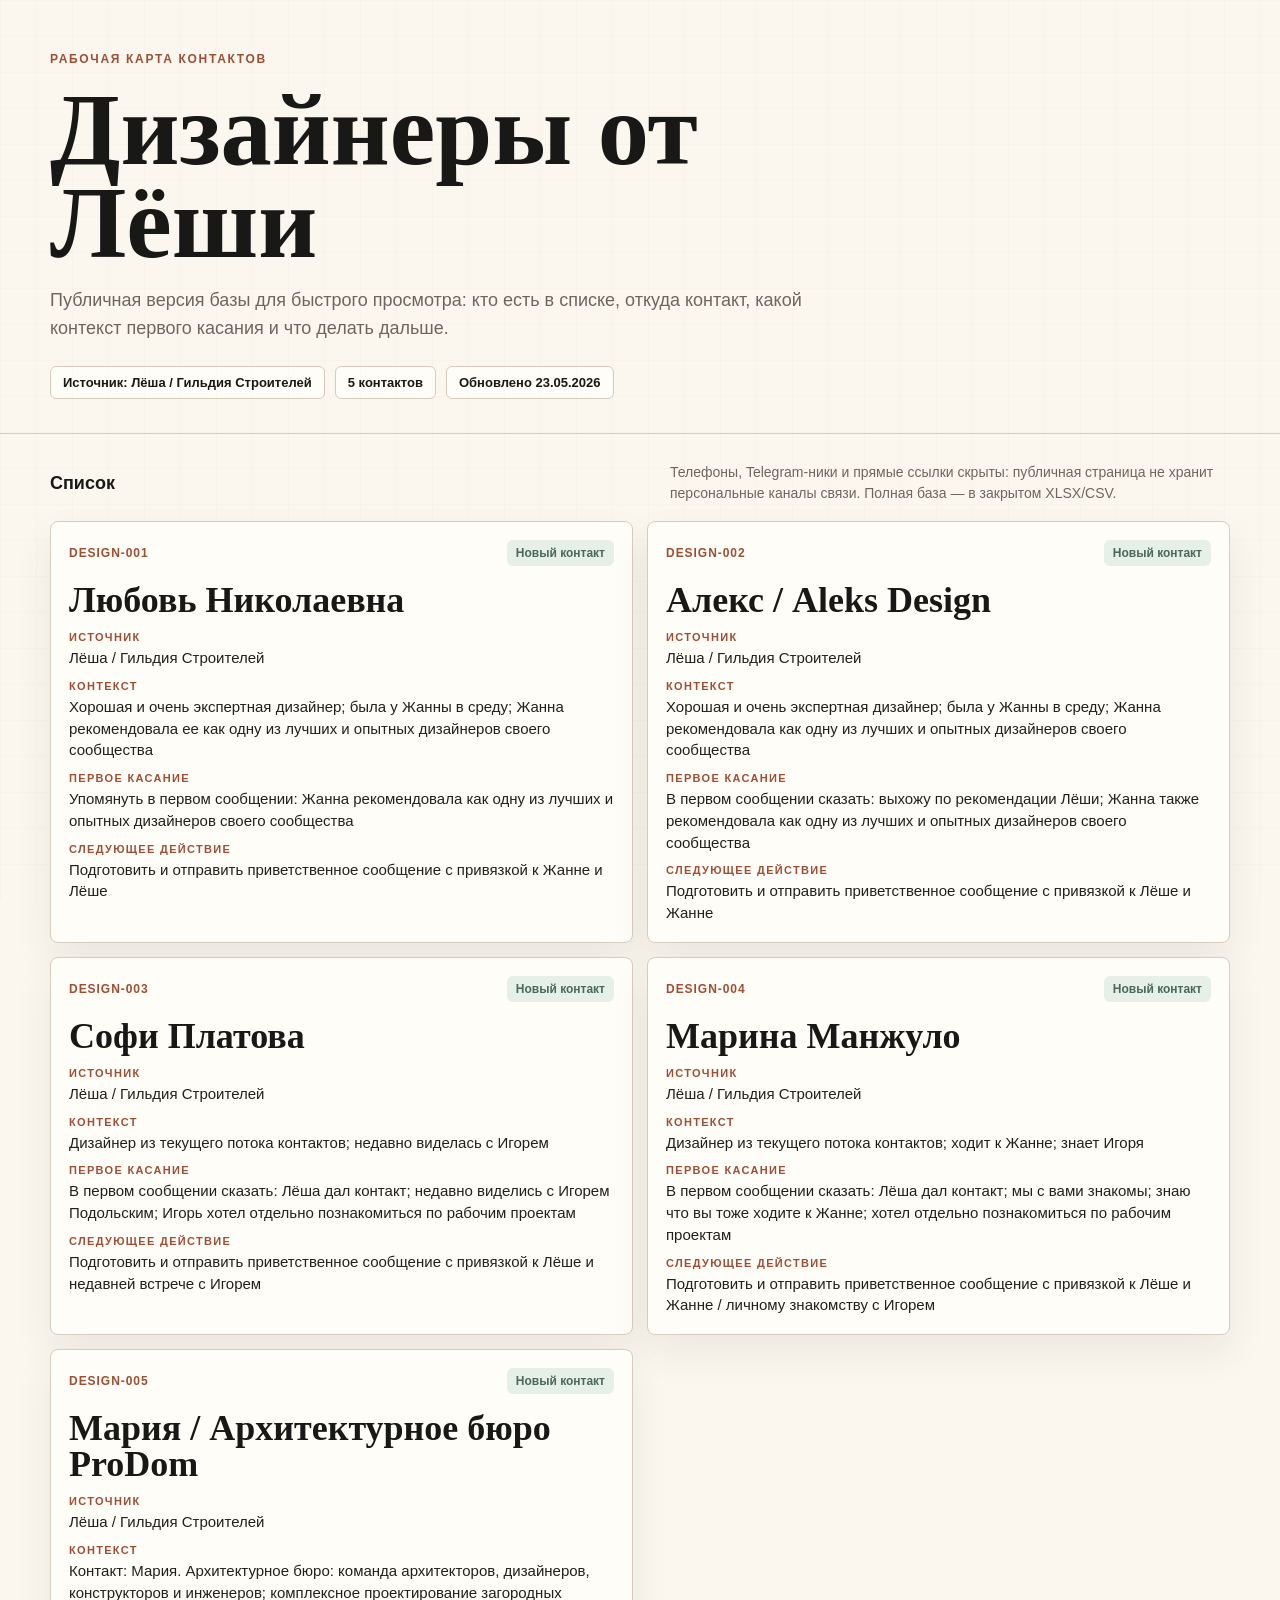
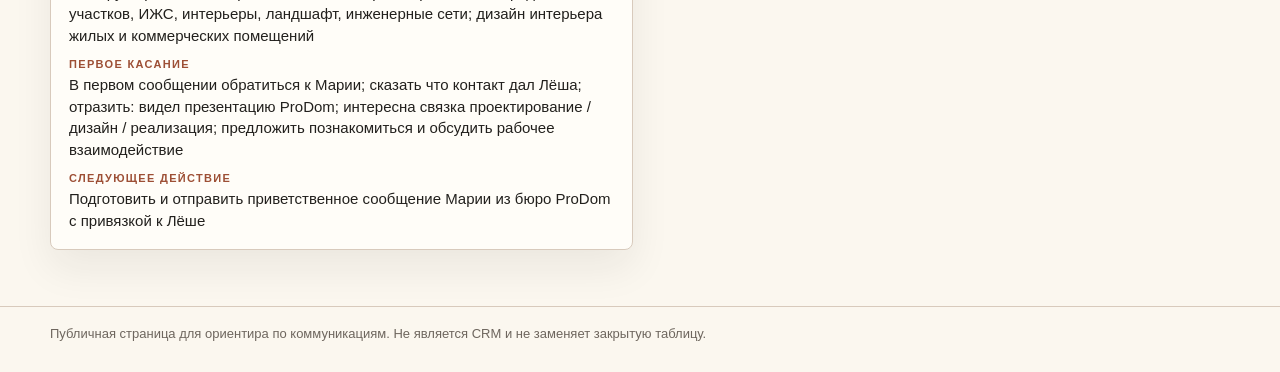
<file: designers-contacts/index.html>
<!doctype html>
<html lang="ru">
<head>
  <meta charset="utf-8">
  <meta name="viewport" content="width=device-width, initial-scale=1">
  <title>Дизайнеры от Лёши | Рабочая карта</title>
  <meta name="description" content="Публичная рабочая карта дизайнерских контактов без телефонов и персональных каналов связи.">
  <style>
    :root {
      --ink:#181817; --muted:#6e665e; --paper:#fbf7ef; --line:#d8cabc;
      --coal:#22201d; --clay:#9d4f35; --sage:#49695d; --sand:#efe3d1; --white:#fffdf8;
    }
    * { box-sizing:border-box; }
    body { margin:0; color:var(--ink); background:var(--paper); font-family:Georgia,'Times New Roman',serif; }
    body:before { content:""; position:fixed; inset:0; pointer-events:none; opacity:.35; background-image:linear-gradient(90deg, rgba(34,32,29,.05) 1px, transparent 1px), linear-gradient(rgba(34,32,29,.045) 1px, transparent 1px); background-size:36px 36px; }
    .wrap { width:min(1180px, calc(100% - 32px)); margin:0 auto; }
    header { min-height:42vh; display:grid; align-items:end; padding:52px 0 34px; border-bottom:1px solid var(--line); }
    .kicker { font:700 12px/1.2 Arial,sans-serif; letter-spacing:.14em; text-transform:uppercase; color:var(--clay); }
    h1 { max-width:900px; margin:18px 0 18px; font-size:clamp(42px, 8vw, 104px); line-height:.9; letter-spacing:0; font-weight:700; }
    .lead { max-width:760px; margin:0; color:var(--muted); font:18px/1.55 Arial,sans-serif; }
    .meta { display:flex; flex-wrap:wrap; gap:10px; margin-top:24px; }
    .pill { border:1px solid var(--line); background:var(--white); padding:9px 12px; font:700 13px/1 Arial,sans-serif; border-radius:6px; }
    main { padding:28px 0 56px; }
    .toolbar { display:flex; gap:12px; align-items:center; justify-content:space-between; margin-bottom:18px; }
    .toolbar strong { font:700 18px/1 Arial,sans-serif; }
    .notice { color:var(--muted); font:14px/1.45 Arial,sans-serif; max-width:560px; }
    .grid { display:grid; grid-template-columns:repeat(2, minmax(0,1fr)); gap:14px; }
    .contact-card { background:var(--white); border:1px solid var(--line); border-radius:8px; padding:18px; box-shadow:0 18px 40px rgba(34,32,29,.07); animation:rise .45s ease both; animation-delay:calc(var(--delay) * 70ms); }
    .card-top { display:flex; align-items:center; justify-content:space-between; gap:12px; margin-bottom:16px; }
    .id { font:800 12px/1 Arial,sans-serif; color:var(--clay); letter-spacing:.08em; }
    .status { font:700 12px/1 Arial,sans-serif; color:var(--sage); background:#e7efe9; padding:7px 9px; border-radius:6px; white-space:nowrap; }
    h2 { margin:0 0 14px; font-size:clamp(24px, 4vw, 36px); line-height:1; letter-spacing:0; }
    dl { margin:0; display:grid; gap:12px; }
    dt { margin-bottom:4px; color:var(--clay); font:800 11px/1 Arial,sans-serif; letter-spacing:.12em; text-transform:uppercase; }
    dd { margin:0; color:var(--coal); font:15px/1.45 Arial,sans-serif; }
    footer { border-top:1px solid var(--line); padding:18px 0 28px; color:var(--muted); font:13px/1.4 Arial,sans-serif; }
    @keyframes rise { from { opacity:0; transform:translateY(14px); } to { opacity:1; transform:translateY(0); } }
    @media (max-width:760px) { header { min-height:auto; padding-top:34px; } .grid { grid-template-columns:1fr; } .toolbar { align-items:flex-start; flex-direction:column; } }
  </style>
</head>
<body>
  <header><div class="wrap">
    <div class="kicker">Рабочая карта контактов</div>
    <h1>Дизайнеры от Лёши</h1>
    <p class="lead">Публичная версия базы для быстрого просмотра: кто есть в списке, откуда контакт, какой контекст первого касания и что делать дальше.</p>
    <div class="meta"><span class="pill">Источник: Лёша / Гильдия Строителей</span><span class="pill">5 контактов</span><span class="pill">Обновлено 23.05.2026</span></div>
  </div></header>
  <main class="wrap">
    <div class="toolbar"><strong>Список</strong><div class="notice">Телефоны, Telegram-ники и прямые ссылки скрыты: публичная страница не хранит персональные каналы связи. Полная база — в закрытом XLSX/CSV.</div></div>
    <section class="grid">
<article class="contact-card" style="--delay:1">
  <div class="card-top">
    <span class="id">DESIGN-001</span>
    <span class="status">Новый контакт</span>
  </div>
  <h2>Любовь Николаевна</h2>
  <dl>
    <div><dt>Источник</dt><dd>Лёша / Гильдия Строителей</dd></div>
    <div><dt>Контекст</dt><dd>Хорошая и очень экспертная дизайнер; была у Жанны в среду; Жанна рекомендовала ее как одну из лучших и опытных дизайнеров своего сообщества</dd></div>
    <div><dt>Первое касание</dt><dd>Упомянуть в первом сообщении: Жанна рекомендовала как одну из лучших и опытных дизайнеров своего сообщества</dd></div>
    <div><dt>Следующее действие</dt><dd>Подготовить и отправить приветственное сообщение с привязкой к Жанне и Лёше</dd></div>
  </dl>
</article>
<article class="contact-card" style="--delay:2">
  <div class="card-top">
    <span class="id">DESIGN-002</span>
    <span class="status">Новый контакт</span>
  </div>
  <h2>Алекс / Aleks Design</h2>
  <dl>
    <div><dt>Источник</dt><dd>Лёша / Гильдия Строителей</dd></div>
    <div><dt>Контекст</dt><dd>Хорошая и очень экспертная дизайнер; была у Жанны в среду; Жанна рекомендовала как одну из лучших и опытных дизайнеров своего сообщества</dd></div>
    <div><dt>Первое касание</dt><dd>В первом сообщении сказать: выхожу по рекомендации Лёши; Жанна также рекомендовала как одну из лучших и опытных дизайнеров своего сообщества</dd></div>
    <div><dt>Следующее действие</dt><dd>Подготовить и отправить приветственное сообщение с привязкой к Лёше и Жанне</dd></div>
  </dl>
</article>
<article class="contact-card" style="--delay:3">
  <div class="card-top">
    <span class="id">DESIGN-003</span>
    <span class="status">Новый контакт</span>
  </div>
  <h2>Софи Платова</h2>
  <dl>
    <div><dt>Источник</dt><dd>Лёша / Гильдия Строителей</dd></div>
    <div><dt>Контекст</dt><dd>Дизайнер из текущего потока контактов; недавно виделась с Игорем</dd></div>
    <div><dt>Первое касание</dt><dd>В первом сообщении сказать: Лёша дал контакт; недавно виделись с Игорем Подольским; Игорь хотел отдельно познакомиться по рабочим проектам</dd></div>
    <div><dt>Следующее действие</dt><dd>Подготовить и отправить приветственное сообщение с привязкой к Лёше и недавней встрече с Игорем</dd></div>
  </dl>
</article>
<article class="contact-card" style="--delay:4">
  <div class="card-top">
    <span class="id">DESIGN-004</span>
    <span class="status">Новый контакт</span>
  </div>
  <h2>Марина Манжуло</h2>
  <dl>
    <div><dt>Источник</dt><dd>Лёша / Гильдия Строителей</dd></div>
    <div><dt>Контекст</dt><dd>Дизайнер из текущего потока контактов; ходит к Жанне; знает Игоря</dd></div>
    <div><dt>Первое касание</dt><dd>В первом сообщении сказать: Лёша дал контакт; мы с вами знакомы; знаю что вы тоже ходите к Жанне; хотел отдельно познакомиться по рабочим проектам</dd></div>
    <div><dt>Следующее действие</dt><dd>Подготовить и отправить приветственное сообщение с привязкой к Лёше и Жанне / личному знакомству с Игорем</dd></div>
  </dl>
</article>
<article class="contact-card" style="--delay:5">
  <div class="card-top">
    <span class="id">DESIGN-005</span>
    <span class="status">Новый контакт</span>
  </div>
  <h2>Мария / Архитектурное бюро ProDom</h2>
  <dl>
    <div><dt>Источник</dt><dd>Лёша / Гильдия Строителей</dd></div>
    <div><dt>Контекст</dt><dd>Контакт: Мария. Архитектурное бюро: команда архитекторов, дизайнеров, конструкторов и инженеров; комплексное проектирование загородных участков, ИЖС, интерьеры, ландшафт, инженерные сети; дизайн интерьера жилых и коммерческих помещений</dd></div>
    <div><dt>Первое касание</dt><dd>В первом сообщении обратиться к Марии; сказать что контакт дал Лёша; отразить: видел презентацию ProDom; интересна связка проектирование / дизайн / реализация; предложить познакомиться и обсудить рабочее взаимодействие</dd></div>
    <div><dt>Следующее действие</dt><dd>Подготовить и отправить приветственное сообщение Марии из бюро ProDom с привязкой к Лёше</dd></div>
  </dl>
</article>
    </section>
  </main>
  <footer><div class="wrap">Публичная страница для ориентира по коммуникациям. Не является CRM и не заменяет закрытую таблицу.</div></footer>
</body>
</html>
</file>
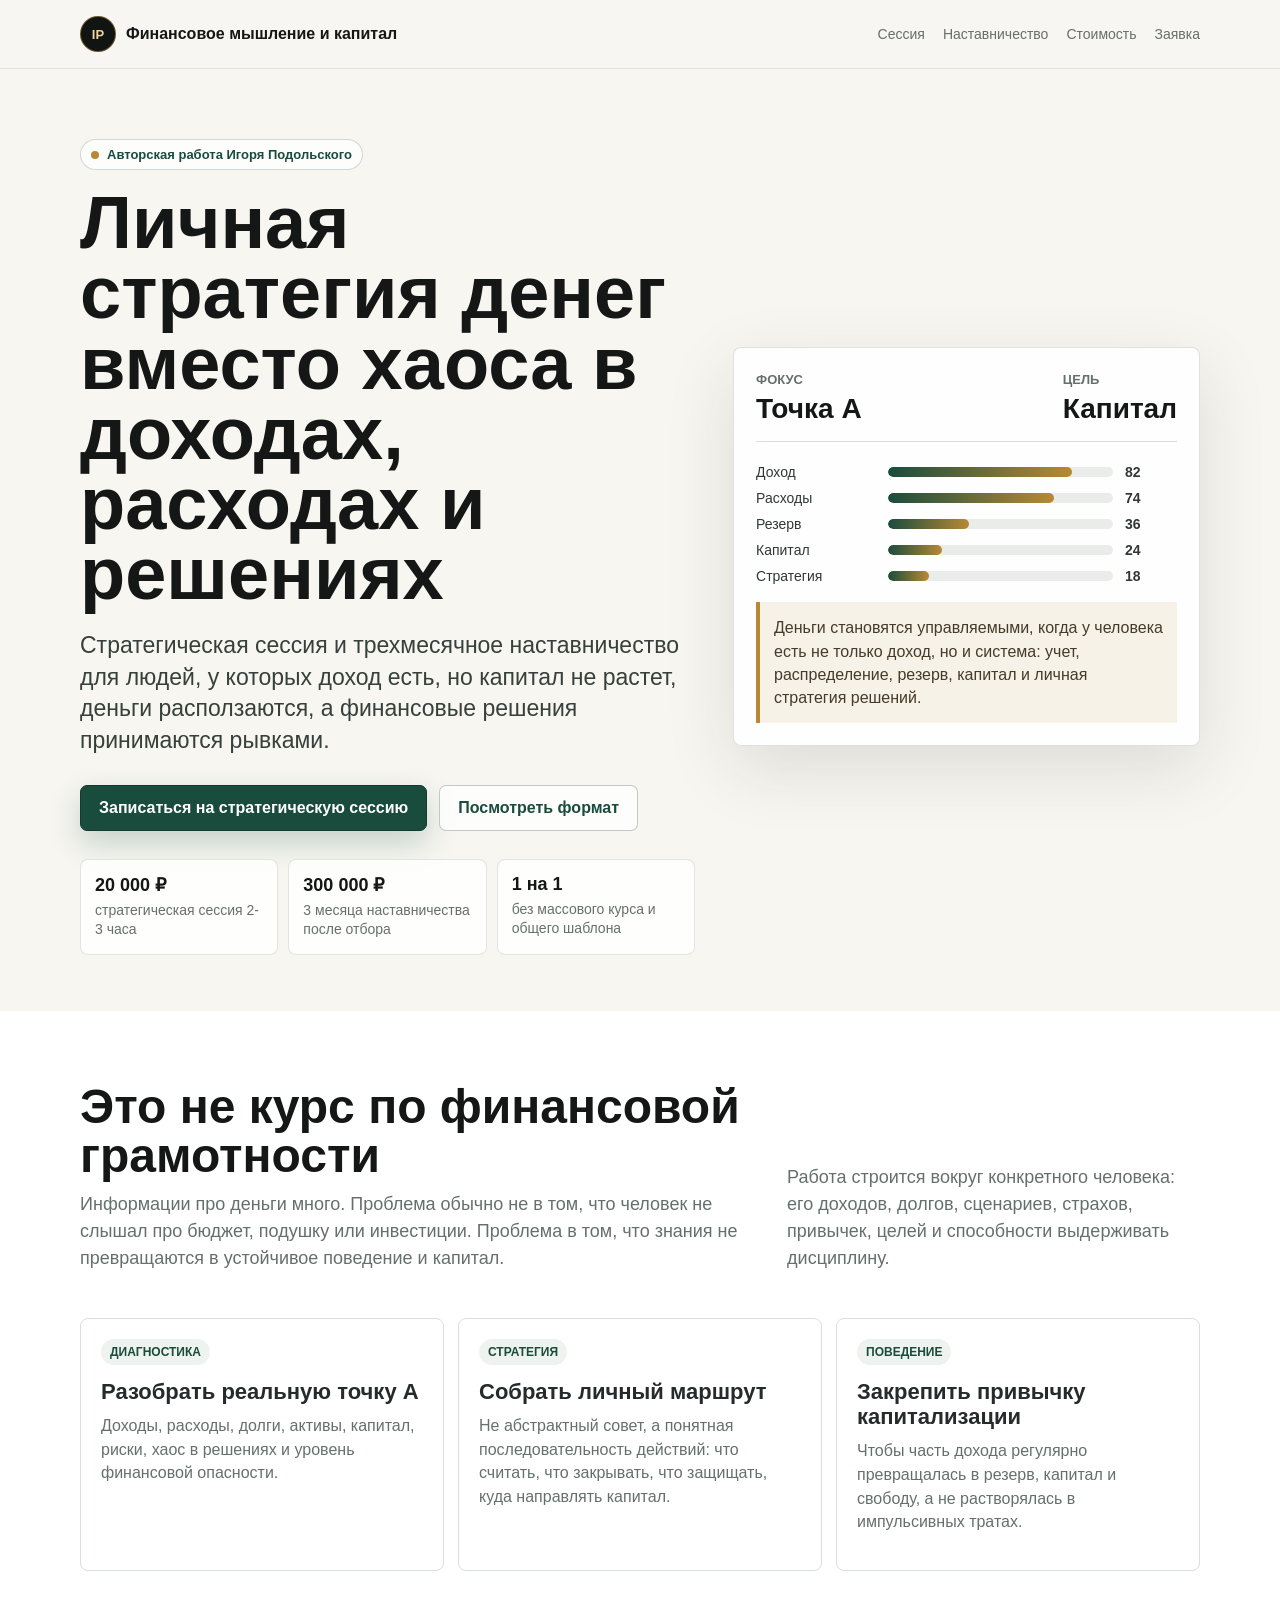
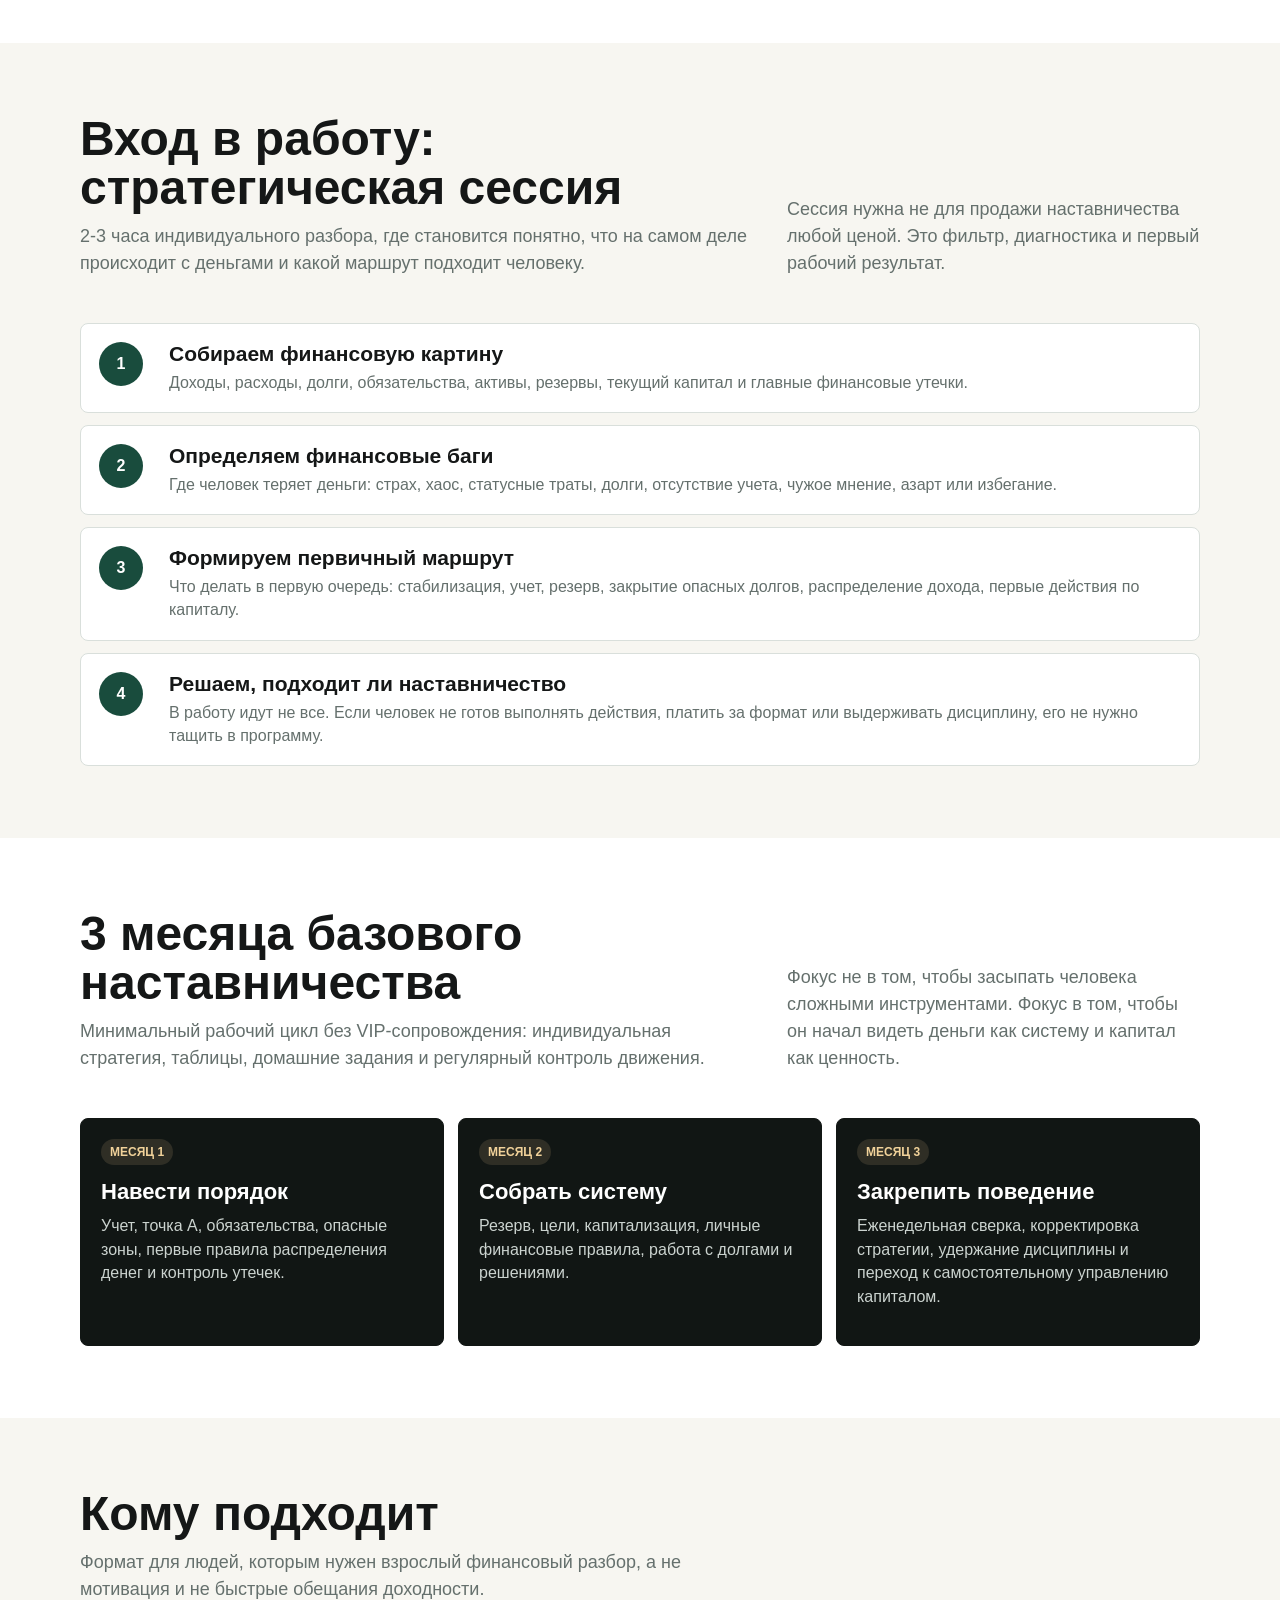
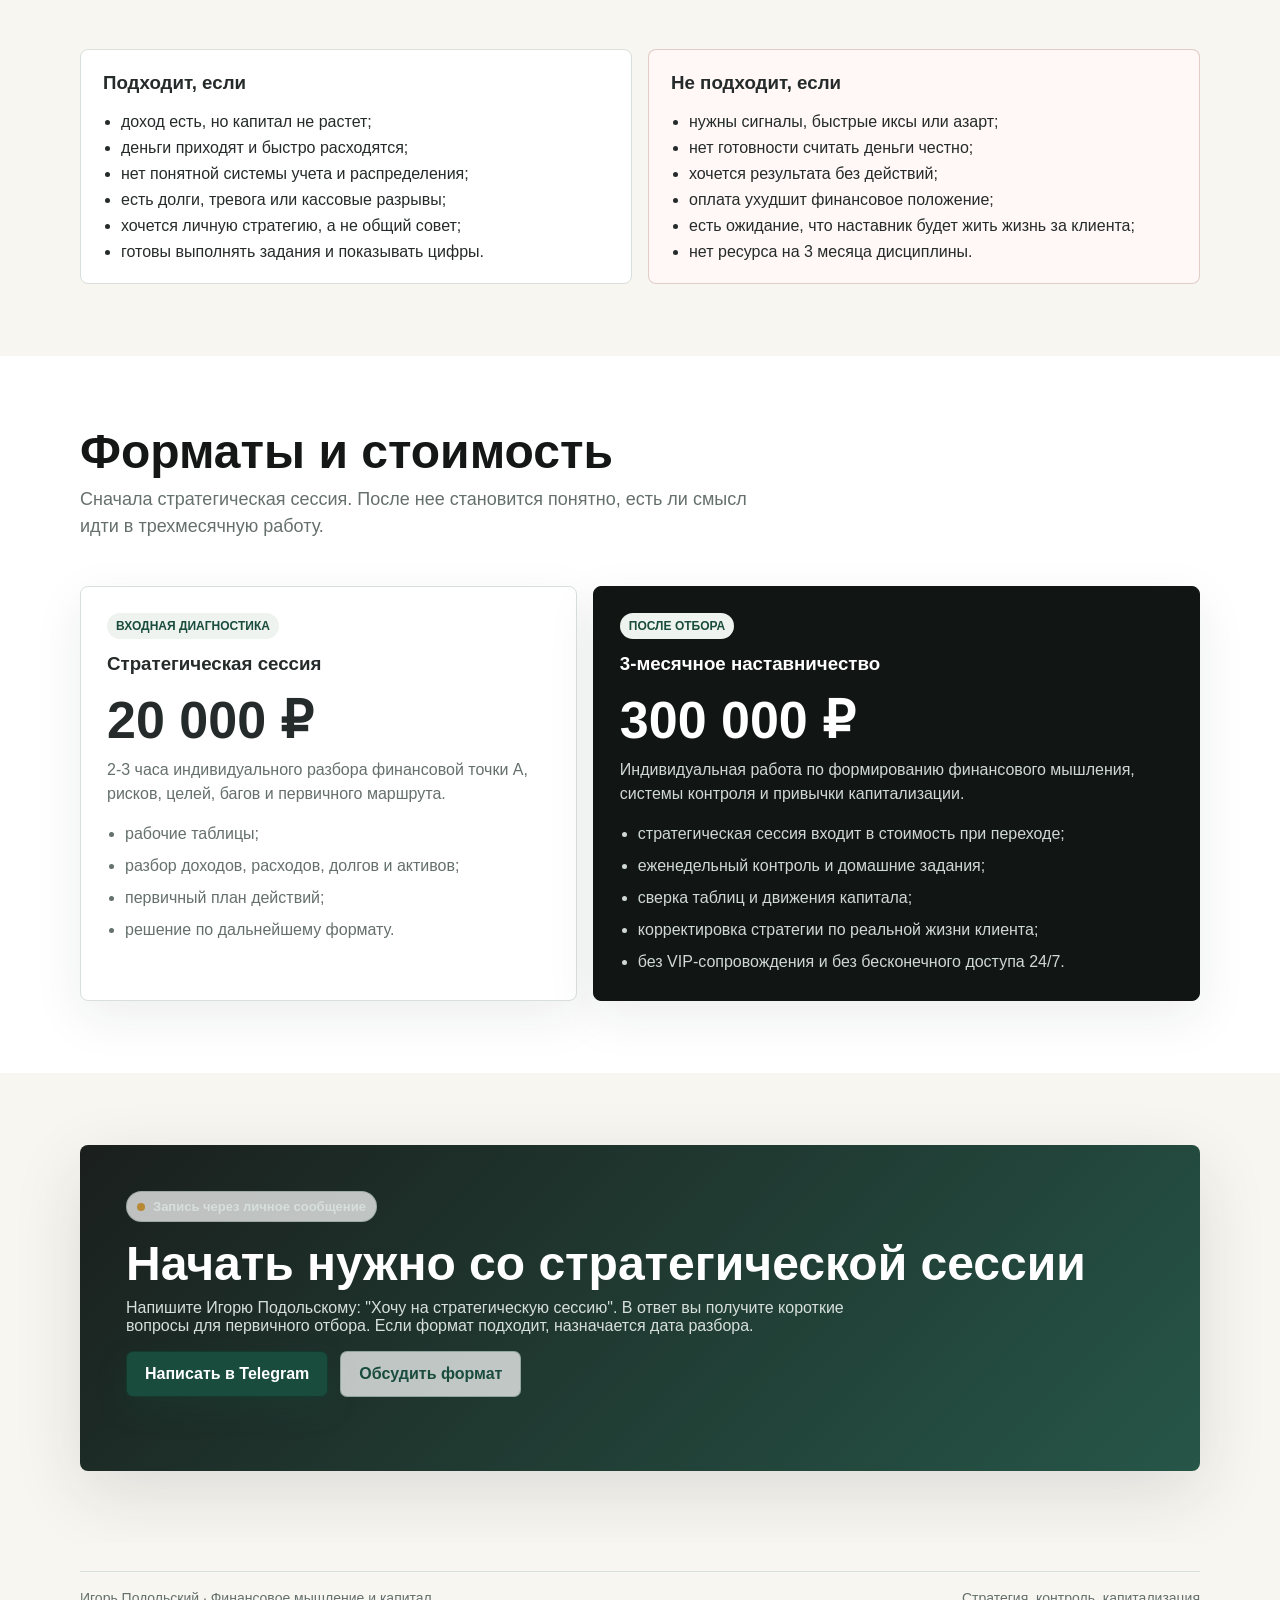
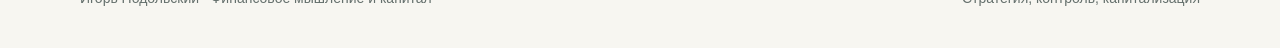
<file: financial-mentorship/index.html>
<!doctype html>
<html lang="ru">
<head>
  <meta charset="utf-8">
  <meta name="viewport" content="width=device-width, initial-scale=1">
  <title>Финансовое мышление и капитал | Игорь Подольский</title>
  <meta name="description" content="Стратегическая сессия и трехмесячное наставничество Игоря Подольского по финансовому мышлению, личной стратегии и капитализации.">
  <style>
    :root {
      --ink: #151717;
      --text: #252b2a;
      --muted: #65706d;
      --line: #d9dfdb;
      --paper: #f7f6f1;
      --card: #ffffff;
      --green: #194c3d;
      --green-2: #286b57;
      --gold: #b88934;
      --gold-2: #f1d29a;
      --red: #7a2f28;
      --shadow: 0 22px 70px rgba(31, 37, 35, .12);
      --radius: 8px;
    }

    * { box-sizing: border-box; }

    html {
      scroll-behavior: smooth;
      background: var(--paper);
      color: var(--text);
      font-family: Inter, Arial, Helvetica, sans-serif;
    }

    body {
      margin: 0;
      min-width: 320px;
      background:
        linear-gradient(180deg, rgba(255,255,255,.72), rgba(247,246,241,.94) 30%, #f7f6f1 100%),
        url("https://images.unsplash.com/photo-1554224155-6726b3ff858f?auto=format&fit=crop&w=2200&q=80") center top / cover fixed;
    }

    a { color: inherit; }

    .wrap {
      width: min(1120px, calc(100% - 32px));
      margin: 0 auto;
    }

    header {
      position: sticky;
      top: 0;
      z-index: 10;
      background: rgba(247, 246, 241, .9);
      backdrop-filter: blur(14px);
      border-bottom: 1px solid rgba(217, 223, 219, .7);
    }

    .nav {
      min-height: 68px;
      display: flex;
      align-items: center;
      justify-content: space-between;
      gap: 18px;
    }

    .brand {
      display: flex;
      align-items: center;
      gap: 10px;
      font-weight: 800;
      color: var(--ink);
    }

    .mark {
      width: 36px;
      height: 36px;
      display: grid;
      place-items: center;
      border: 1px solid rgba(184, 137, 52, .55);
      background: #101412;
      color: var(--gold-2);
      font-size: 13px;
      font-weight: 900;
      border-radius: 50%;
    }

    .navlinks {
      display: flex;
      align-items: center;
      gap: 18px;
      color: var(--muted);
      font-size: 14px;
    }

    .navlinks a {
      text-decoration: none;
      white-space: nowrap;
    }

    .button {
      display: inline-flex;
      align-items: center;
      justify-content: center;
      min-height: 46px;
      padding: 0 18px;
      border: 1px solid #14392f;
      border-radius: 7px;
      background: var(--green);
      color: #fff;
      font-weight: 800;
      text-decoration: none;
      box-shadow: 0 12px 30px rgba(25, 76, 61, .22);
    }

    .button.secondary {
      background: rgba(255,255,255,.72);
      color: var(--green);
      border-color: rgba(25, 76, 61, .28);
      box-shadow: none;
    }

    main { overflow: hidden; }

    .hero {
      min-height: calc(100vh - 68px);
      display: grid;
      align-items: center;
      padding: 70px 0 56px;
    }

    .hero-grid {
      display: grid;
      grid-template-columns: minmax(0, 1.08fr) minmax(340px, .82fr);
      gap: 38px;
      align-items: center;
    }

    .eyebrow {
      display: inline-flex;
      align-items: center;
      gap: 8px;
      margin: 0 0 18px;
      padding: 7px 10px;
      border: 1px solid rgba(25, 76, 61, .2);
      border-radius: 999px;
      background: rgba(255,255,255,.72);
      color: var(--green);
      font-size: 13px;
      font-weight: 800;
    }

    .dot {
      width: 8px;
      height: 8px;
      border-radius: 50%;
      background: var(--gold);
    }

    h1, h2, h3, p { margin-top: 0; }

    h1 {
      max-width: 780px;
      margin-bottom: 20px;
      color: var(--ink);
      font-size: clamp(38px, 6vw, 74px);
      line-height: .95;
      letter-spacing: 0;
    }

    .lead {
      max-width: 680px;
      margin-bottom: 28px;
      color: #37403d;
      font-size: clamp(18px, 2vw, 23px);
      line-height: 1.38;
    }

    .hero-actions {
      display: flex;
      flex-wrap: wrap;
      gap: 12px;
      margin-bottom: 28px;
    }

    .hero-points {
      display: grid;
      grid-template-columns: repeat(3, minmax(0, 1fr));
      gap: 10px;
      max-width: 760px;
    }

    .point {
      min-height: 96px;
      padding: 14px;
      background: rgba(255,255,255,.82);
      border: 1px solid rgba(217, 223, 219, .8);
      border-radius: var(--radius);
    }

    .point strong {
      display: block;
      margin-bottom: 5px;
      color: var(--ink);
      font-size: 18px;
    }

    .point span {
      color: var(--muted);
      font-size: 14px;
      line-height: 1.35;
    }

    .diagnostic-panel {
      position: relative;
      padding: 22px;
      border: 1px solid rgba(217, 223, 219, .9);
      border-radius: var(--radius);
      background: rgba(255,255,255,.88);
      box-shadow: var(--shadow);
    }

    .panel-top {
      display: flex;
      justify-content: space-between;
      gap: 16px;
      margin-bottom: 22px;
      border-bottom: 1px solid var(--line);
      padding-bottom: 16px;
    }

    .panel-top span {
      color: var(--muted);
      font-size: 13px;
      font-weight: 800;
      text-transform: uppercase;
    }

    .panel-top strong {
      display: block;
      margin-top: 5px;
      color: var(--ink);
      font-size: 28px;
    }

    .money-flow {
      display: grid;
      gap: 10px;
      margin-bottom: 18px;
    }

    .flow-row {
      display: grid;
      grid-template-columns: 120px minmax(0, 1fr) 52px;
      gap: 12px;
      align-items: center;
      color: #303836;
      font-size: 14px;
    }

    .bar {
      height: 10px;
      overflow: hidden;
      border-radius: 999px;
      background: #e9ece8;
    }

    .bar i {
      display: block;
      height: 100%;
      border-radius: inherit;
      background: linear-gradient(90deg, var(--green), var(--gold));
    }

    .quote {
      margin: 0;
      padding: 14px;
      border-left: 4px solid var(--gold);
      background: #f7f2e8;
      color: #453b28;
      line-height: 1.45;
    }

    section {
      padding: 72px 0;
      background: var(--paper);
    }

    section.alt { background: #ffffff; }

    .section-head {
      display: grid;
      grid-template-columns: minmax(0, .82fr) minmax(280px, .5fr);
      gap: 30px;
      align-items: end;
      margin-bottom: 28px;
    }

    h2 {
      margin-bottom: 10px;
      color: var(--ink);
      font-size: clamp(30px, 4vw, 48px);
      line-height: 1.02;
      letter-spacing: 0;
    }

    .section-head p,
    .wide-text {
      color: var(--muted);
      font-size: 18px;
      line-height: 1.5;
    }

    .grid-3 {
      display: grid;
      grid-template-columns: repeat(3, minmax(0, 1fr));
      gap: 14px;
    }

    .grid-2 {
      display: grid;
      grid-template-columns: repeat(2, minmax(0, 1fr));
      gap: 14px;
    }

    .card {
      min-height: 180px;
      padding: 20px;
      border: 1px solid var(--line);
      border-radius: var(--radius);
      background: var(--card);
    }

    .card.dark {
      background: #111614;
      color: #fff;
      border-color: #111614;
    }

    .card h3 {
      margin-bottom: 10px;
      color: inherit;
      font-size: 22px;
      line-height: 1.15;
    }

    .card p,
    .card li {
      color: var(--muted);
      line-height: 1.48;
    }

    .card.dark p,
    .card.dark li { color: #cbd3cf; }

    .tag {
      display: inline-flex;
      margin-bottom: 14px;
      padding: 6px 9px;
      border-radius: 999px;
      background: #eef3ef;
      color: var(--green);
      font-size: 12px;
      font-weight: 900;
      text-transform: uppercase;
    }

    .card.dark .tag {
      background: rgba(241, 210, 154, .13);
      color: var(--gold-2);
    }

    .steps {
      display: grid;
      gap: 12px;
      counter-reset: step;
    }

    .step {
      display: grid;
      grid-template-columns: 54px minmax(0, 1fr);
      gap: 16px;
      padding: 18px;
      border: 1px solid var(--line);
      border-radius: var(--radius);
      background: #fff;
    }

    .step:before {
      counter-increment: step;
      content: counter(step);
      display: grid;
      place-items: center;
      width: 44px;
      height: 44px;
      border-radius: 50%;
      background: var(--green);
      color: #fff;
      font-weight: 900;
    }

    .step h3 {
      margin-bottom: 5px;
      color: var(--ink);
      font-size: 21px;
    }

    .step p {
      margin-bottom: 0;
      color: var(--muted);
      line-height: 1.45;
    }

    .pricing {
      display: grid;
      grid-template-columns: minmax(0, .9fr) minmax(0, 1.1fr);
      gap: 16px;
      align-items: stretch;
    }

    .price-card {
      padding: 26px;
      border-radius: var(--radius);
      border: 1px solid var(--line);
      background: #fff;
      box-shadow: 0 16px 50px rgba(31, 37, 35, .08);
    }

    .price-card.primary {
      background: #111614;
      color: #fff;
      border-color: #111614;
    }

    .price {
      margin: 12px 0;
      color: inherit;
      font-size: clamp(34px, 5vw, 52px);
      line-height: 1;
      font-weight: 900;
    }

    .price-card p,
    .price-card li {
      color: var(--muted);
      line-height: 1.5;
    }

    .price-card.primary p,
    .price-card.primary li { color: #cfd8d4; }

    ul {
      padding-left: 18px;
      margin: 14px 0 0;
    }

    li + li { margin-top: 8px; }

    .fit-list {
      display: grid;
      grid-template-columns: minmax(0, 1fr) minmax(0, 1fr);
      gap: 16px;
    }

    .fit {
      padding: 22px;
      border-radius: var(--radius);
      border: 1px solid var(--line);
      background: #fff;
    }

    .fit.no {
      border-color: rgba(122, 47, 40, .22);
      background: #fff8f6;
    }

    .cta {
      padding: 46px;
      border-radius: var(--radius);
      background:
        linear-gradient(135deg, rgba(17,22,20,.96), rgba(25,76,61,.94)),
        url("https://images.unsplash.com/photo-1551836022-d5d88e9218df?auto=format&fit=crop&w=1800&q=80") center / cover;
      color: #fff;
      box-shadow: var(--shadow);
    }

    .cta h2 { color: #fff; }
    .cta p { max-width: 760px; color: #d7dfdc; }

    .footer {
      padding: 28px 0 42px;
      color: var(--muted);
      background: var(--paper);
      font-size: 14px;
    }

    .footer .wrap {
      display: flex;
      justify-content: space-between;
      gap: 18px;
      border-top: 1px solid var(--line);
      padding-top: 18px;
    }

    @media (max-width: 860px) {
      body { background-attachment: scroll; }
      .nav { align-items: flex-start; flex-direction: column; padding: 14px 0; }
      .navlinks { width: 100%; overflow-x: auto; padding-bottom: 3px; }
      .hero { padding-top: 42px; }
      .hero-grid,
      .section-head,
      .pricing,
      .fit-list {
        grid-template-columns: 1fr;
      }
      .hero-points,
      .grid-3,
      .grid-2 {
        grid-template-columns: 1fr;
      }
      .diagnostic-panel { order: -1; }
      .flow-row { grid-template-columns: 96px minmax(0, 1fr) 42px; }
      section { padding: 54px 0; }
      .cta { padding: 28px; }
      .footer .wrap { flex-direction: column; }
    }
  </style>
</head>
<body>
  <header>
    <div class="wrap nav">
      <div class="brand"><span class="mark">IP</span><span>Финансовое мышление и капитал</span></div>
      <nav class="navlinks" aria-label="Навигация">
        <a href="#session">Сессия</a>
        <a href="#mentoring">Наставничество</a>
        <a href="#price">Стоимость</a>
        <a href="#apply">Заявка</a>
      </nav>
    </div>
  </header>

  <main>
    <section class="hero">
      <div class="wrap hero-grid">
        <div>
          <p class="eyebrow"><span class="dot"></span> Авторская работа Игоря Подольского</p>
          <h1>Личная стратегия денег вместо хаоса в доходах, расходах и решениях</h1>
          <p class="lead">Стратегическая сессия и трехмесячное наставничество для людей, у которых доход есть, но капитал не растет, деньги расползаются, а финансовые решения принимаются рывками.</p>
          <div class="hero-actions">
            <a class="button" href="#apply">Записаться на стратегическую сессию</a>
            <a class="button secondary" href="#price">Посмотреть формат</a>
          </div>
          <div class="hero-points">
            <div class="point"><strong>20 000 ₽</strong><span>стратегическая сессия 2-3 часа</span></div>
            <div class="point"><strong>300 000 ₽</strong><span>3 месяца наставничества после отбора</span></div>
            <div class="point"><strong>1 на 1</strong><span>без массового курса и общего шаблона</span></div>
          </div>
        </div>

        <aside class="diagnostic-panel" aria-label="Диагностика финансовой системы">
          <div class="panel-top">
            <div><span>Фокус</span><strong>Точка А</strong></div>
            <div><span>Цель</span><strong>Капитал</strong></div>
          </div>
          <div class="money-flow">
            <div class="flow-row"><span>Доход</span><div class="bar"><i style="width: 82%"></i></div><b>82</b></div>
            <div class="flow-row"><span>Расходы</span><div class="bar"><i style="width: 74%"></i></div><b>74</b></div>
            <div class="flow-row"><span>Резерв</span><div class="bar"><i style="width: 36%"></i></div><b>36</b></div>
            <div class="flow-row"><span>Капитал</span><div class="bar"><i style="width: 24%"></i></div><b>24</b></div>
            <div class="flow-row"><span>Стратегия</span><div class="bar"><i style="width: 18%"></i></div><b>18</b></div>
          </div>
          <p class="quote">Деньги становятся управляемыми, когда у человека есть не только доход, но и система: учет, распределение, резерв, капитал и личная стратегия решений.</p>
        </aside>
      </div>
    </section>

    <section class="alt">
      <div class="wrap">
        <div class="section-head">
          <div>
            <h2>Это не курс по финансовой грамотности</h2>
            <p>Информации про деньги много. Проблема обычно не в том, что человек не слышал про бюджет, подушку или инвестиции. Проблема в том, что знания не превращаются в устойчивое поведение и капитал.</p>
          </div>
          <p>Работа строится вокруг конкретного человека: его доходов, долгов, сценариев, страхов, привычек, целей и способности выдерживать дисциплину.</p>
        </div>

        <div class="grid-3">
          <article class="card">
            <span class="tag">Диагностика</span>
            <h3>Разобрать реальную точку А</h3>
            <p>Доходы, расходы, долги, активы, капитал, риски, хаос в решениях и уровень финансовой опасности.</p>
          </article>
          <article class="card">
            <span class="tag">Стратегия</span>
            <h3>Собрать личный маршрут</h3>
            <p>Не абстрактный совет, а понятная последовательность действий: что считать, что закрывать, что защищать, куда направлять капитал.</p>
          </article>
          <article class="card">
            <span class="tag">Поведение</span>
            <h3>Закрепить привычку капитализации</h3>
            <p>Чтобы часть дохода регулярно превращалась в резерв, капитал и свободу, а не растворялась в импульсивных тратах.</p>
          </article>
        </div>
      </div>
    </section>

    <section id="session">
      <div class="wrap">
        <div class="section-head">
          <div>
            <h2>Вход в работу: стратегическая сессия</h2>
            <p>2-3 часа индивидуального разбора, где становится понятно, что на самом деле происходит с деньгами и какой маршрут подходит человеку.</p>
          </div>
          <p>Сессия нужна не для продажи наставничества любой ценой. Это фильтр, диагностика и первый рабочий результат.</p>
        </div>

        <div class="steps">
          <div class="step">
            <div>
              <h3>Собираем финансовую картину</h3>
              <p>Доходы, расходы, долги, обязательства, активы, резервы, текущий капитал и главные финансовые утечки.</p>
            </div>
          </div>
          <div class="step">
            <div>
              <h3>Определяем финансовые баги</h3>
              <p>Где человек теряет деньги: страх, хаос, статусные траты, долги, отсутствие учета, чужое мнение, азарт или избегание.</p>
            </div>
          </div>
          <div class="step">
            <div>
              <h3>Формируем первичный маршрут</h3>
              <p>Что делать в первую очередь: стабилизация, учет, резерв, закрытие опасных долгов, распределение дохода, первые действия по капиталу.</p>
            </div>
          </div>
          <div class="step">
            <div>
              <h3>Решаем, подходит ли наставничество</h3>
              <p>В работу идут не все. Если человек не готов выполнять действия, платить за формат или выдерживать дисциплину, его не нужно тащить в программу.</p>
            </div>
          </div>
        </div>
      </div>
    </section>

    <section id="mentoring" class="alt">
      <div class="wrap">
        <div class="section-head">
          <div>
            <h2>3 месяца базового наставничества</h2>
            <p>Минимальный рабочий цикл без VIP-сопровождения: индивидуальная стратегия, таблицы, домашние задания и регулярный контроль движения.</p>
          </div>
          <p>Фокус не в том, чтобы засыпать человека сложными инструментами. Фокус в том, чтобы он начал видеть деньги как систему и капитал как ценность.</p>
        </div>

        <div class="grid-3">
          <article class="card dark">
            <span class="tag">Месяц 1</span>
            <h3>Навести порядок</h3>
            <p>Учет, точка А, обязательства, опасные зоны, первые правила распределения денег и контроль утечек.</p>
          </article>
          <article class="card dark">
            <span class="tag">Месяц 2</span>
            <h3>Собрать систему</h3>
            <p>Резерв, цели, капитализация, личные финансовые правила, работа с долгами и решениями.</p>
          </article>
          <article class="card dark">
            <span class="tag">Месяц 3</span>
            <h3>Закрепить поведение</h3>
            <p>Еженедельная сверка, корректировка стратегии, удержание дисциплины и переход к самостоятельному управлению капиталом.</p>
          </article>
        </div>
      </div>
    </section>

    <section>
      <div class="wrap">
        <div class="section-head">
          <div>
            <h2>Кому подходит</h2>
            <p>Формат для людей, которым нужен взрослый финансовый разбор, а не мотивация и не быстрые обещания доходности.</p>
          </div>
        </div>

        <div class="fit-list">
          <div class="fit">
            <h3>Подходит, если</h3>
            <ul>
              <li>доход есть, но капитал не растет;</li>
              <li>деньги приходят и быстро расходятся;</li>
              <li>нет понятной системы учета и распределения;</li>
              <li>есть долги, тревога или кассовые разрывы;</li>
              <li>хочется личную стратегию, а не общий совет;</li>
              <li>готовы выполнять задания и показывать цифры.</li>
            </ul>
          </div>
          <div class="fit no">
            <h3>Не подходит, если</h3>
            <ul>
              <li>нужны сигналы, быстрые иксы или азарт;</li>
              <li>нет готовности считать деньги честно;</li>
              <li>хочется результата без действий;</li>
              <li>оплата ухудшит финансовое положение;</li>
              <li>есть ожидание, что наставник будет жить жизнь за клиента;</li>
              <li>нет ресурса на 3 месяца дисциплины.</li>
            </ul>
          </div>
        </div>
      </div>
    </section>

    <section id="price" class="alt">
      <div class="wrap">
        <div class="section-head">
          <div>
            <h2>Форматы и стоимость</h2>
            <p>Сначала стратегическая сессия. После нее становится понятно, есть ли смысл идти в трехмесячную работу.</p>
          </div>
        </div>

        <div class="pricing">
          <article class="price-card">
            <span class="tag">Входная диагностика</span>
            <h3>Стратегическая сессия</h3>
            <div class="price">20 000 ₽</div>
            <p>2-3 часа индивидуального разбора финансовой точки А, рисков, целей, багов и первичного маршрута.</p>
            <ul>
              <li>рабочие таблицы;</li>
              <li>разбор доходов, расходов, долгов и активов;</li>
              <li>первичный план действий;</li>
              <li>решение по дальнейшему формату.</li>
            </ul>
          </article>

          <article class="price-card primary">
            <span class="tag">После отбора</span>
            <h3>3-месячное наставничество</h3>
            <div class="price">300 000 ₽</div>
            <p>Индивидуальная работа по формированию финансового мышления, системы контроля и привычки капитализации.</p>
            <ul>
              <li>стратегическая сессия входит в стоимость при переходе;</li>
              <li>еженедельный контроль и домашние задания;</li>
              <li>сверка таблиц и движения капитала;</li>
              <li>корректировка стратегии по реальной жизни клиента;</li>
              <li>без VIP-сопровождения и без бесконечного доступа 24/7.</li>
            </ul>
          </article>
        </div>
      </div>
    </section>

    <section id="apply">
      <div class="wrap">
        <div class="cta">
          <p class="eyebrow"><span class="dot"></span> Запись через личное сообщение</p>
          <h2>Начать нужно со стратегической сессии</h2>
          <p>Напишите Игорю Подольскому: "Хочу на стратегическую сессию". В ответ вы получите короткие вопросы для первичного отбора. Если формат подходит, назначается дата разбора.</p>
          <div class="hero-actions">
            <a class="button" href="https://t.me/Cepasso">Написать в Telegram</a>
            <a class="button secondary" href="mailto:">Обсудить формат</a>
          </div>
        </div>
      </div>
    </section>
  </main>

  <footer class="footer">
    <div class="wrap">
      <div>Игорь Подольский · Финансовое мышление и капитал</div>
      <div>Стратегия, контроль, капитализация</div>
    </div>
  </footer>
</body>
</html>
</file>
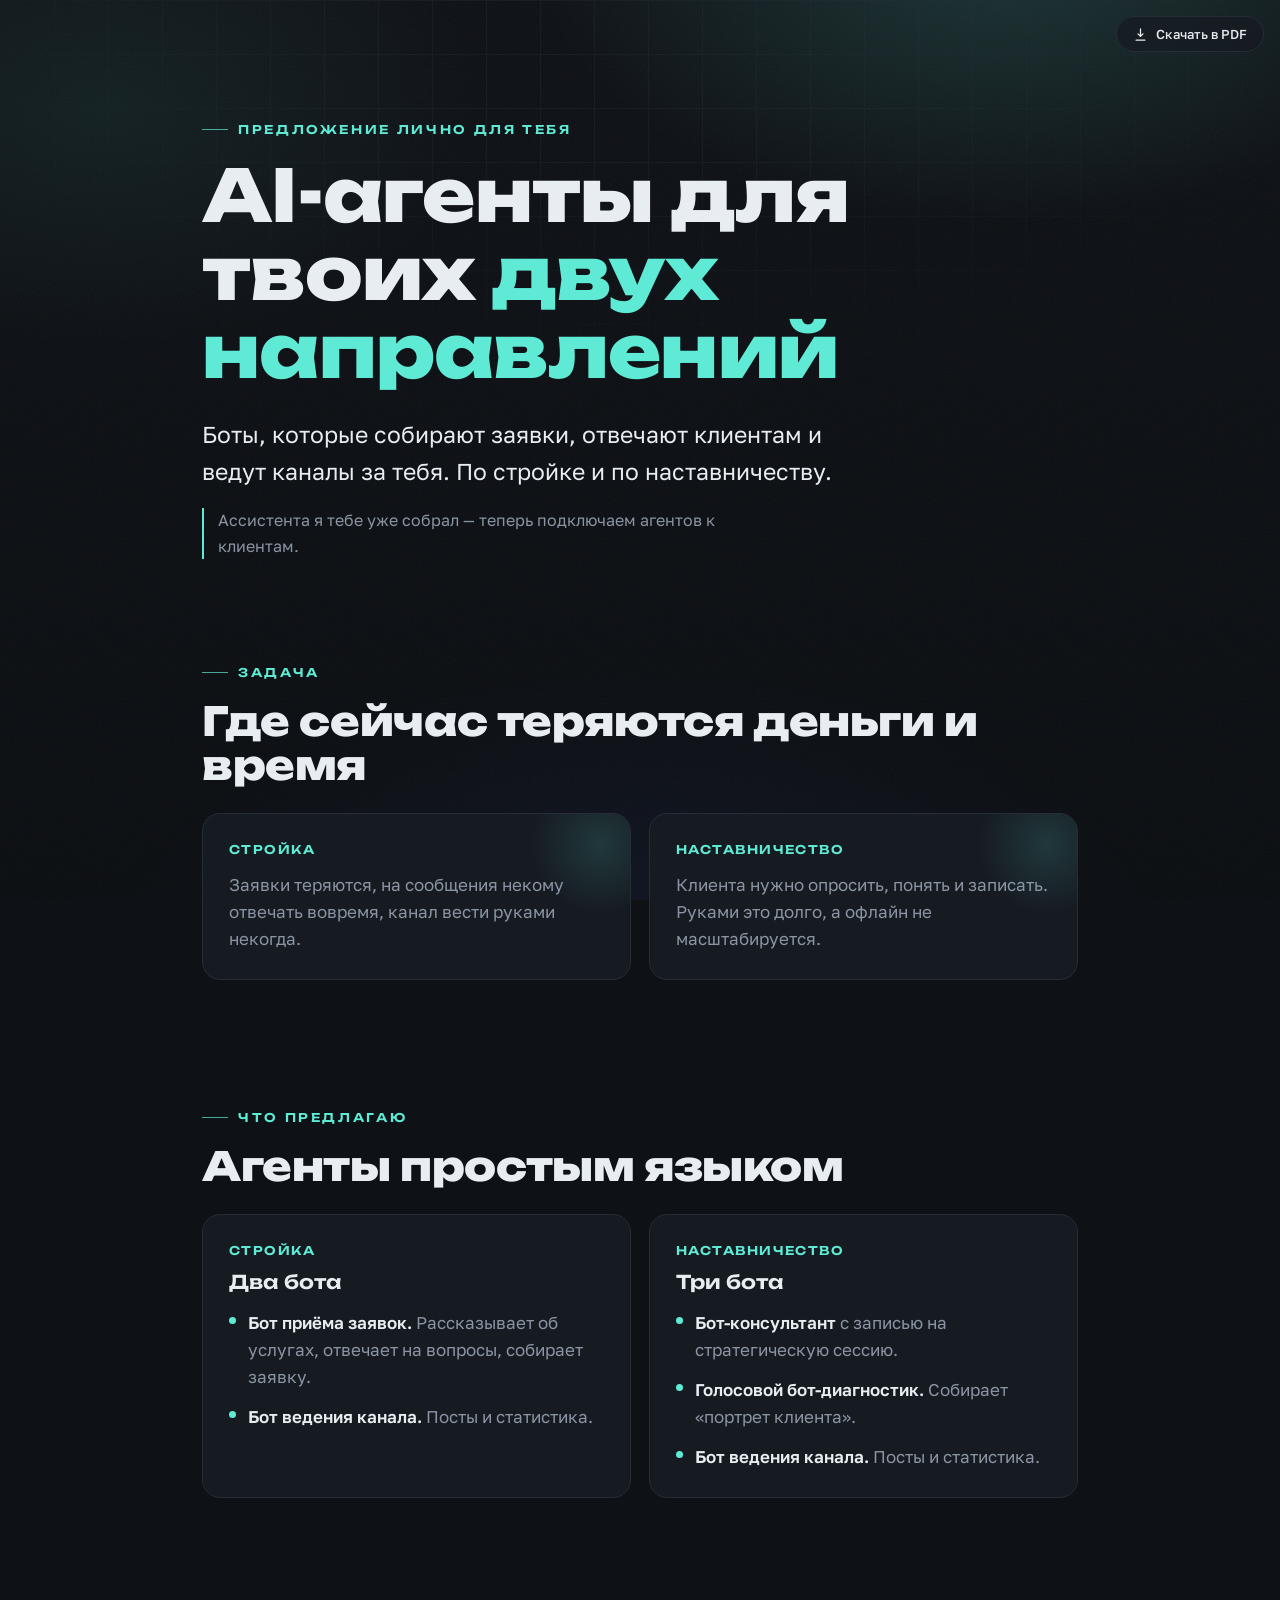
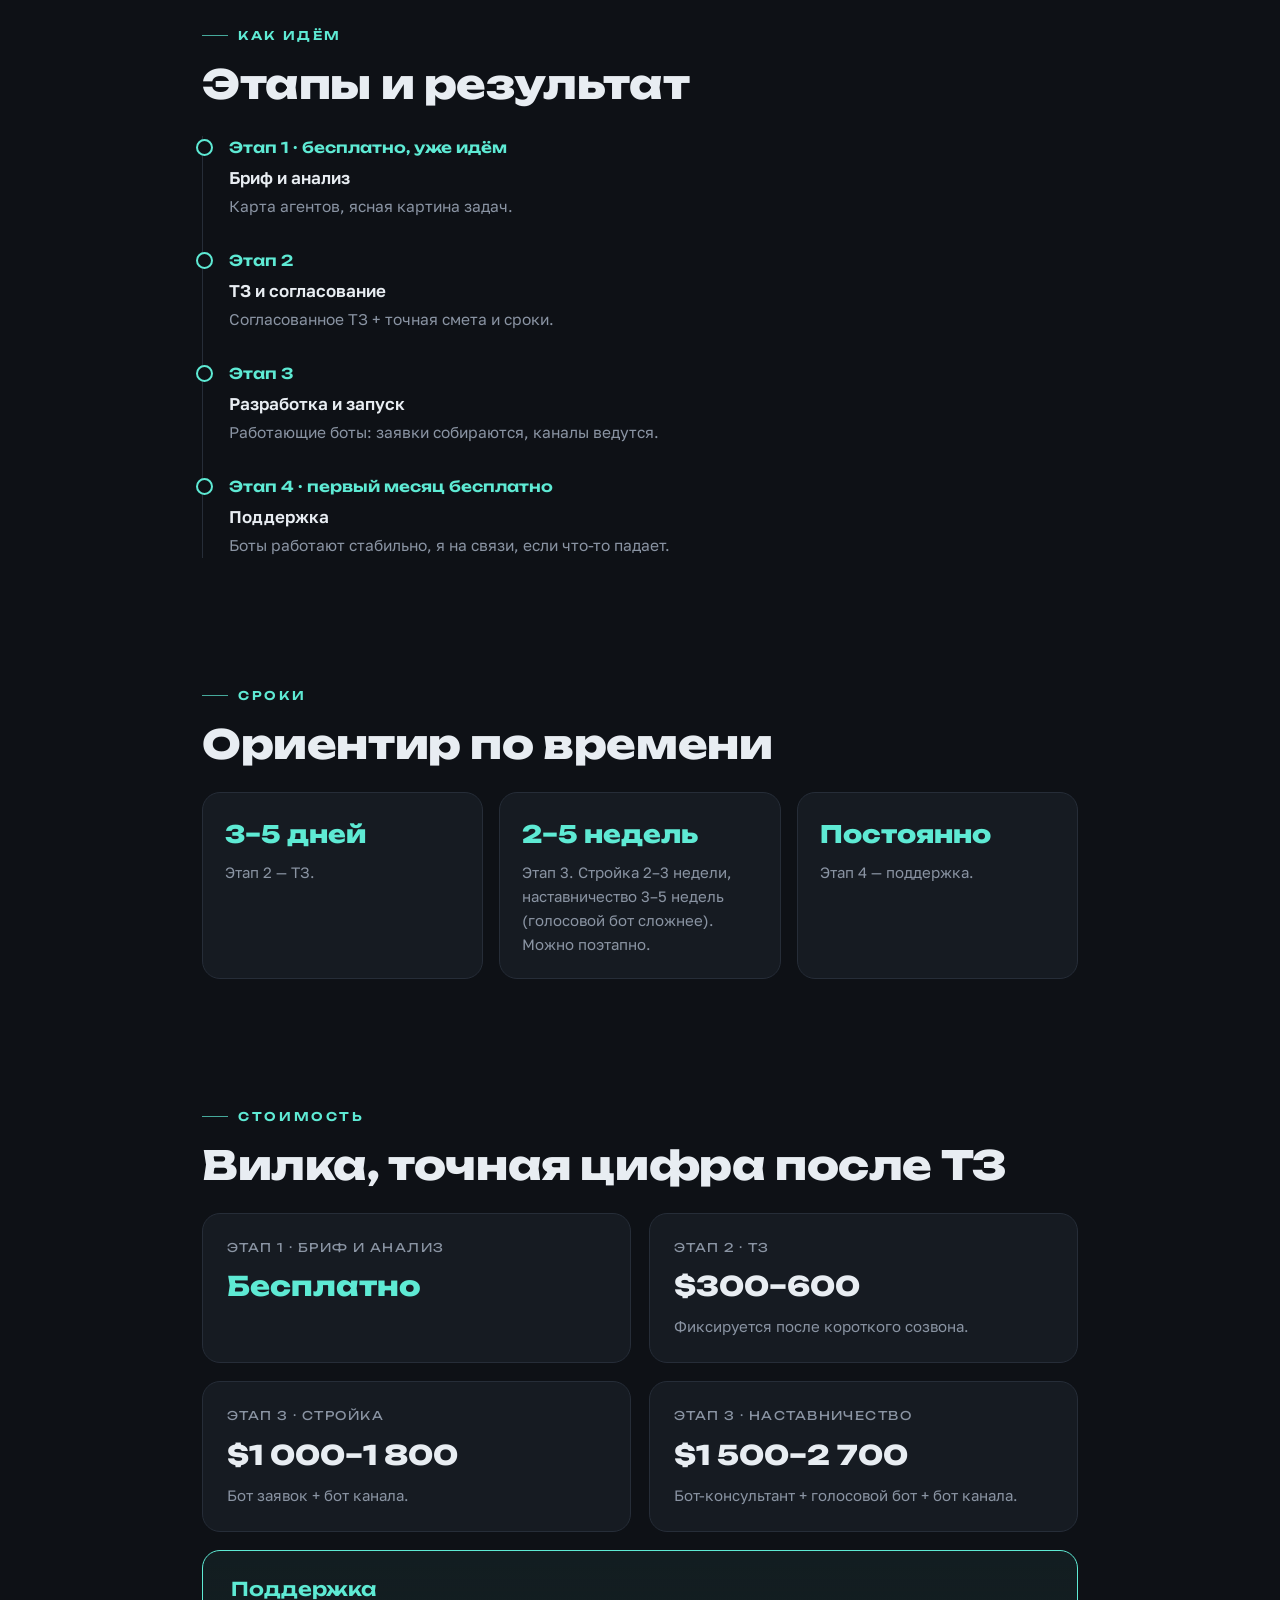
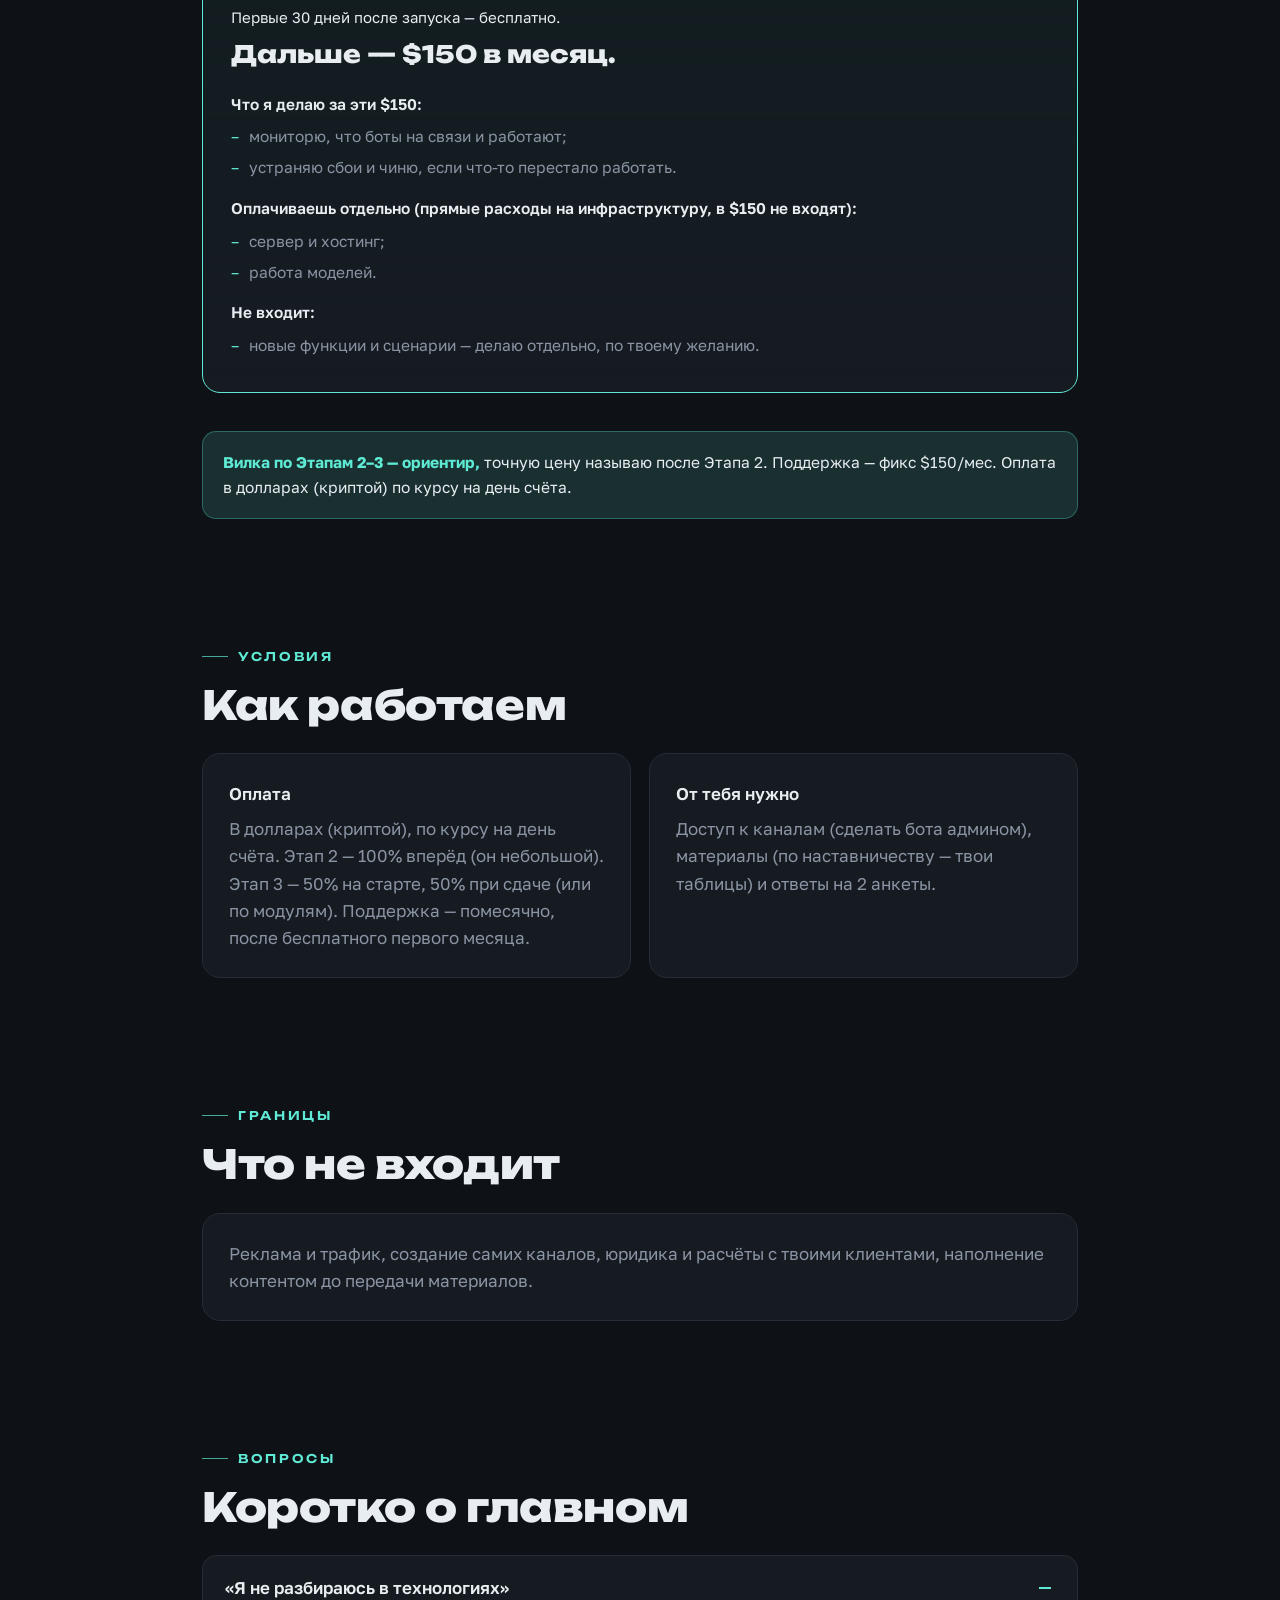
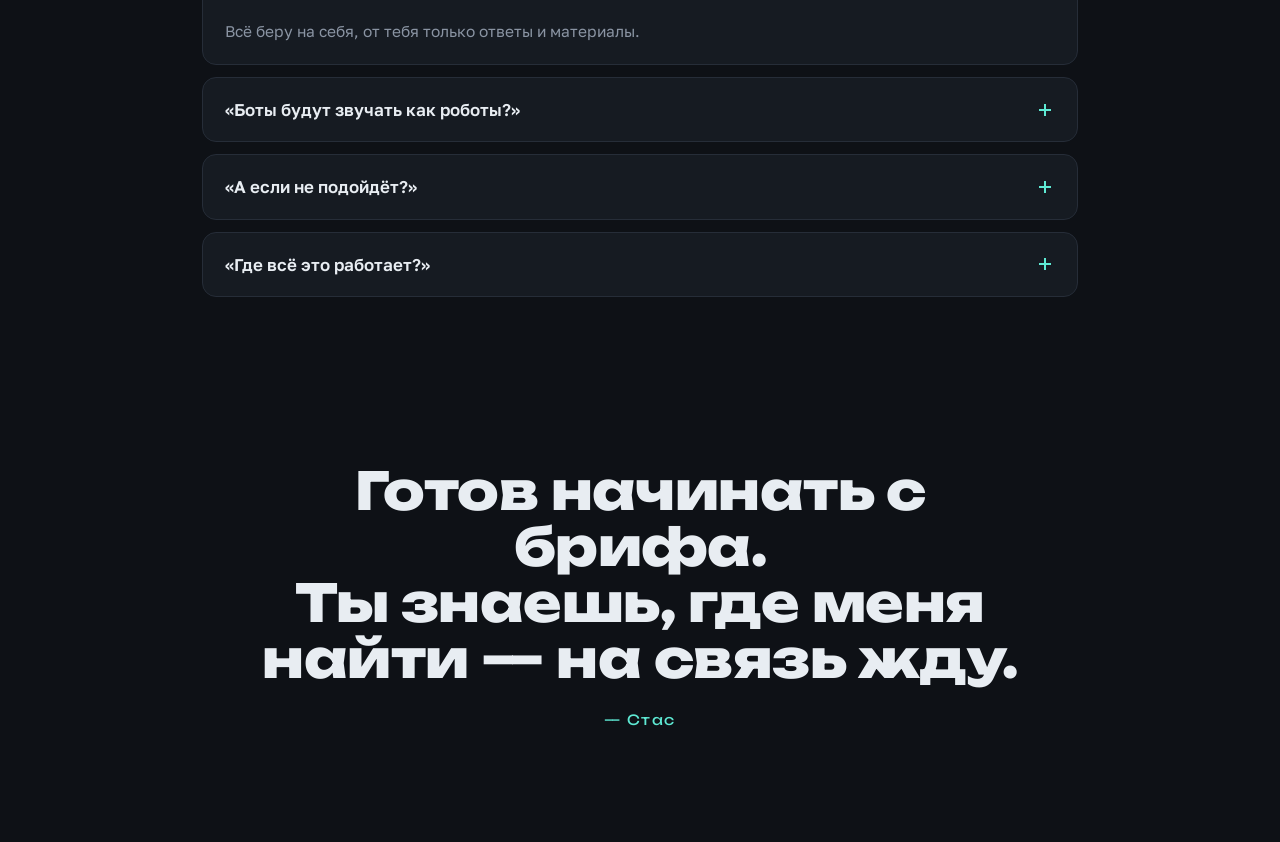
<file: kp-igor/index.html>
<!DOCTYPE html>
<html lang="ru">
<head>
<meta charset="UTF-8">
<meta name="viewport" content="width=device-width, initial-scale=1.0">
<title>Предложение для Игоря — AI-агенты</title>
<link rel="icon" type="image/svg+xml" href="favicon.svg">
<link rel="preconnect" href="https://fonts.googleapis.com">
<link rel="preconnect" href="https://fonts.gstatic.com" crossorigin>
<link href="https://fonts.googleapis.com/css2?family=Unbounded:wght@400;600;800&family=Golos+Text:wght@400;500;600&display=swap" rel="stylesheet">
<style>
:root{
  --bg:#0E1116;
  --bg2:#0a0d11;
  --fg:#E8EDF2;
  --muted:#8A94A3;
  --card:#161B22;
  --card2:#1b212b;
  --line:#262d38;
  --accent:#5EEAD4;
  --accent-dim:rgba(94,234,212,.14);
  --maxw:920px;
}
*{box-sizing:border-box;margin:0;padding:0}
html{scroll-behavior:smooth}
body{
  font-family:"Golos Text",ui-sans-serif,system-ui,sans-serif;
  background:var(--bg);
  color:var(--fg);
  line-height:1.6;
  font-size:17px;
  -webkit-font-smoothing:antialiased;
  overflow-x:hidden;
}
/* atmosphere */
.bgfx{position:fixed;inset:0;z-index:-2;
  background:
    radial-gradient(60% 50% at 78% -5%, rgba(94,234,212,.16), transparent 60%),
    radial-gradient(50% 45% at 8% 12%, rgba(94,234,212,.07), transparent 60%),
    radial-gradient(70% 60% at 50% 110%, rgba(80,120,255,.08), transparent 60%),
    linear-gradient(180deg,var(--bg),var(--bg2));
}
.grid{position:fixed;inset:0;z-index:-2;opacity:.35;
  background-image:linear-gradient(var(--line) 1px,transparent 1px),linear-gradient(90deg,var(--line) 1px,transparent 1px);
  background-size:54px 54px;
  -webkit-mask-image:radial-gradient(ellipse 80% 60% at 50% 0%,#000 30%,transparent 75%);
  mask-image:radial-gradient(ellipse 80% 60% at 50% 0%,#000 30%,transparent 75%);
}
.grain{position:fixed;inset:0;z-index:-1;pointer-events:none;opacity:.05;
  background-image:url("data:image/svg+xml,%3Csvg xmlns='http://www.w3.org/2000/svg' width='160' height='160'%3E%3Cfilter id='n'%3E%3CfeTurbulence type='fractalNoise' baseFrequency='0.85' numOctaves='2'/%3E%3C/filter%3E%3Crect width='100%25' height='100%25' filter='url(%23n)'/%3E%3C/svg%3E");}

.wrap{max-width:var(--maxw);margin:0 auto;padding:0 22px}
section{padding:64px 0;position:relative}
.eyebrow{font-family:"Unbounded";font-size:12px;letter-spacing:.22em;text-transform:uppercase;color:var(--accent);font-weight:600;margin-bottom:18px;display:flex;align-items:center;gap:10px}
.eyebrow::before{content:"";width:26px;height:1px;background:var(--accent);opacity:.7}
h1,h2,h3{font-family:"Unbounded";font-weight:800;line-height:1.08;letter-spacing:-.01em}
h2{font-size:clamp(26px,5vw,40px);margin-bottom:14px}
h3{font-family:"Unbounded";font-weight:600;font-size:19px;letter-spacing:0}
p{color:var(--fg)}
.lead{color:var(--muted)}

/* topbar / pdf */
.pdf{position:fixed;top:16px;right:16px;z-index:20;
  font-family:"Golos Text";font-size:13px;font-weight:500;color:var(--fg);
  background:rgba(22,27,34,.7);backdrop-filter:blur(8px);
  border:1px solid var(--line);border-radius:999px;padding:9px 16px;cursor:pointer;
  display:inline-flex;align-items:center;gap:8px;transition:.2s}
.pdf:hover{border-color:var(--accent);color:var(--accent)}
.pdf svg{width:15px;height:15px}

/* hero */
.hero{padding-top:120px;padding-bottom:40px}
.hero h1{font-size:clamp(34px,8vw,72px);margin-bottom:26px}
.hero h1 .ac{color:var(--accent)}
.hero .sub{font-size:clamp(18px,2.6vw,23px);max-width:680px;color:var(--fg);margin-bottom:18px}
.hero .small{color:var(--muted);max-width:560px;font-size:16px;border-left:2px solid var(--accent);padding-left:14px}

.cards{display:grid;grid-template-columns:1fr 1fr;gap:18px}
.card{background:var(--card);border:1px solid var(--line);border-radius:18px;padding:26px;position:relative;overflow:hidden}
.card .tag{font-family:"Unbounded";font-size:12px;letter-spacing:.12em;text-transform:uppercase;color:var(--accent);margin-bottom:12px;font-weight:600}
.card p{color:var(--muted)}
.card.glow::after{content:"";position:absolute;width:140px;height:140px;right:-40px;top:-40px;background:radial-gradient(circle,var(--accent-dim),transparent 70%)}

/* offer list */
.offer{display:grid;grid-template-columns:1fr 1fr;gap:18px}
.offer .card h3{margin-bottom:16px}
.feat{display:flex;gap:12px;align-items:flex-start;margin-bottom:13px;color:var(--muted)}
.feat:last-child{margin-bottom:0}
.feat .dot{flex:0 0 auto;margin-top:8px;width:7px;height:7px;border-radius:50%;background:var(--accent)}
.feat b{color:var(--fg);font-weight:600}

/* timeline */
.timeline{position:relative;margin-top:8px;border-left:1.5px solid var(--line);padding-left:26px}
.step{position:relative;padding-bottom:30px}
.step:last-child{padding-bottom:0}
.step::before{content:"";position:absolute;left:-33px;top:3px;width:13px;height:13px;border-radius:50%;background:var(--bg);border:2px solid var(--accent)}
.step .n{font-family:"Unbounded";font-weight:600;font-size:15px;color:var(--accent);margin-bottom:4px}
.step .t{font-weight:600;color:var(--fg);margin-bottom:3px}
.step .r{color:var(--muted);font-size:15.5px}

/* sroki */
.sroki{display:grid;grid-template-columns:repeat(3,1fr);gap:16px}
.sroki .card{padding:22px}
.sroki .big{font-family:"Unbounded";font-weight:800;font-size:24px;color:var(--accent);margin-bottom:6px}
.sroki .card p{color:var(--muted);font-size:15px}

/* price */
.price-grid{display:grid;grid-template-columns:1fr 1fr;gap:18px}
.price{background:var(--card);border:1px solid var(--line);border-radius:18px;padding:24px}
.price .st{font-family:"Unbounded";font-size:12px;letter-spacing:.12em;text-transform:uppercase;color:var(--muted);margin-bottom:8px}
.price .amt{font-family:"Unbounded";font-weight:800;font-size:27px;margin-bottom:6px}
.price .amt.free{color:var(--accent)}
.price .desc{color:var(--muted);font-size:15px}
.support{grid-column:1/-1;border:1px solid var(--accent);background:linear-gradient(180deg,rgba(94,234,212,.06),var(--card));border-radius:18px;padding:28px}
.support h3{color:var(--accent);margin-bottom:6px;font-family:"Unbounded";font-weight:600}
.support .free{font-size:15px;color:var(--fg);margin-bottom:2px}
.support .mo{font-family:"Unbounded";font-weight:800;font-size:24px;margin:6px 0 18px}
.support .blk{margin-top:16px}
.support .blk .h{font-weight:600;color:var(--fg);margin-bottom:8px;font-size:15.5px}
.support ul{list-style:none}
.support li{color:var(--muted);padding-left:18px;position:relative;margin-bottom:6px;font-size:15.5px}
.support li::before{content:"–";position:absolute;left:0;color:var(--accent)}
.notebox{margin-top:20px;background:var(--accent-dim);border:1px solid rgba(94,234,212,.3);border-radius:14px;padding:18px 20px;color:var(--fg);font-size:15.5px}
.notebox b{color:var(--accent)}

/* generic blocks */
.block{background:var(--card);border:1px solid var(--line);border-radius:18px;padding:26px}
.block p{color:var(--muted)}
.cond{display:grid;grid-template-columns:1fr 1fr;gap:18px}
.cond .h{font-weight:600;color:var(--fg);margin-bottom:8px}

/* faq */
.faq details{background:var(--card);border:1px solid var(--line);border-radius:14px;padding:0 22px;margin-bottom:12px;overflow:hidden}
.faq summary{cursor:pointer;list-style:none;padding:18px 0;font-weight:600;color:var(--fg);display:flex;justify-content:space-between;align-items:center;gap:14px}
.faq summary::-webkit-details-marker{display:none}
.faq summary .pl{flex:0 0 auto;width:20px;height:20px;position:relative;transition:.25s}
.faq summary .pl::before,.faq summary .pl::after{content:"";position:absolute;background:var(--accent);left:50%;top:50%;transform:translate(-50%,-50%)}
.faq summary .pl::before{width:12px;height:2px}
.faq summary .pl::after{width:2px;height:12px;transition:.25s}
.faq details[open] summary .pl::after{transform:translate(-50%,-50%) rotate(90deg);opacity:0}
.faq .a{color:var(--muted);padding:0 0 20px;font-size:15.5px}

/* final */
.final{text-align:center;padding:90px 0 110px}
.final h2{font-size:clamp(28px,6vw,52px);max-width:760px;margin:0 auto 0}
.final .sig{margin-top:22px;color:var(--accent);font-family:"Unbounded";font-size:14px;letter-spacing:.1em}

/* reveal */
.reveal{opacity:0;transform:translateY(22px);animation:rise .8s cubic-bezier(.2,.7,.2,1) forwards}
@keyframes rise{to{opacity:1;transform:none}}
.d1{animation-delay:.05s}.d2{animation-delay:.18s}.d3{animation-delay:.32s}.d4{animation-delay:.46s}

@media (max-width:680px){
  body{font-size:16px}
  section{padding:46px 0}
  .hero{padding-top:96px}
  .cards,.offer,.sroki,.price-grid,.cond{grid-template-columns:1fr}
  .support{grid-column:auto}
  .pdf{top:12px;right:12px;padding:8px 13px;font-size:12px}
}

@media print{
  :root{--bg:#fff;--bg2:#fff;--fg:#11151c;--muted:#444c57;--card:#fff;--line:#cfd6df;--accent:#0b8f7e;--accent-dim:rgba(11,143,126,.1)}
  .bgfx,.grid,.grain,.pdf{display:none!important}
  body{font-size:12.5px;line-height:1.45}
  .reveal{opacity:1!important;transform:none!important;animation:none!important}
  section{padding:18px 0;break-inside:avoid}
  .card,.price,.support,.block,.faq details{box-shadow:none;break-inside:avoid}
  .hero{padding-top:10px}
  .faq details{border:1px solid var(--line)}
  .faq .a{display:block!important}
  a{color:inherit;text-decoration:none}
}
</style>
</head>
<body>
<div class="bgfx"></div>
<div class="grid"></div>
<div class="grain"></div>

<button class="pdf" onclick="window.print()">
  <svg viewBox="0 0 24 24" fill="none" stroke="currentColor" stroke-width="2" stroke-linecap="round" stroke-linejoin="round"><path d="M12 3v12m0 0l-4-4m4 4l4-4M5 21h14"/></svg>
  Скачать в PDF
</button>

<!-- HERO -->
<header class="hero">
  <div class="wrap">
    <div class="eyebrow reveal d1">Предложение лично для тебя</div>
    <h1 class="reveal d1">AI-агенты для твоих <span class="ac">двух направлений</span></h1>
    <p class="sub reveal d2">Боты, которые собирают заявки, отвечают клиентам и ведут каналы за тебя. По стройке и по наставничеству.</p>
    <p class="small reveal d3">Ассистента я тебе уже собрал — теперь подключаем агентов к клиентам.</p>
  </div>
</header>

<!-- ЗАДАЧА -->
<section>
  <div class="wrap">
    <div class="eyebrow">Задача</div>
    <h2>Где сейчас теряются деньги и время</h2>
    <div class="cards" style="margin-top:26px">
      <div class="card glow">
        <div class="tag">Стройка</div>
        <p>Заявки теряются, на сообщения некому отвечать вовремя, канал вести руками некогда.</p>
      </div>
      <div class="card glow">
        <div class="tag">Наставничество</div>
        <p>Клиента нужно опросить, понять и записать. Руками это долго, а офлайн не масштабируется.</p>
      </div>
    </div>
  </div>
</section>

<!-- ЧТО ПРЕДЛАГАЮ -->
<section>
  <div class="wrap">
    <div class="eyebrow">Что предлагаю</div>
    <h2>Агенты простым языком</h2>
    <div class="offer" style="margin-top:26px">
      <div class="card">
        <div class="tag">Стройка</div>
        <h3>Два бота</h3>
        <div class="feat"><span class="dot"></span><span><b>Бот приёма заявок.</b> Рассказывает об услугах, отвечает на вопросы, собирает заявку.</span></div>
        <div class="feat"><span class="dot"></span><span><b>Бот ведения канала.</b> Посты и статистика.</span></div>
      </div>
      <div class="card">
        <div class="tag">Наставничество</div>
        <h3>Три бота</h3>
        <div class="feat"><span class="dot"></span><span><b>Бот-консультант</b> с записью на стратегическую сессию.</span></div>
        <div class="feat"><span class="dot"></span><span><b>Голосовой бот-диагностик.</b> Собирает «портрет клиента».</span></div>
        <div class="feat"><span class="dot"></span><span><b>Бот ведения канала.</b> Посты и статистика.</span></div>
      </div>
    </div>
  </div>
</section>

<!-- ЭТАПЫ -->
<section>
  <div class="wrap">
    <div class="eyebrow">Как идём</div>
    <h2>Этапы и результат</h2>
    <div class="timeline" style="margin-top:30px">
      <div class="step">
        <div class="n">Этап 1 · бесплатно, уже идём</div>
        <div class="t">Бриф и анализ</div>
        <div class="r">Карта агентов, ясная картина задач.</div>
      </div>
      <div class="step">
        <div class="n">Этап 2</div>
        <div class="t">ТЗ и согласование</div>
        <div class="r">Согласованное ТЗ + точная смета и сроки.</div>
      </div>
      <div class="step">
        <div class="n">Этап 3</div>
        <div class="t">Разработка и запуск</div>
        <div class="r">Работающие боты: заявки собираются, каналы ведутся.</div>
      </div>
      <div class="step">
        <div class="n">Этап 4 · первый месяц бесплатно</div>
        <div class="t">Поддержка</div>
        <div class="r">Боты работают стабильно, я на связи, если что-то падает.</div>
      </div>
    </div>
  </div>
</section>

<!-- СРОКИ -->
<section>
  <div class="wrap">
    <div class="eyebrow">Сроки</div>
    <h2>Ориентир по времени</h2>
    <div class="sroki" style="margin-top:26px">
      <div class="card">
        <div class="big">3–5 дней</div>
        <p>Этап 2 — ТЗ.</p>
      </div>
      <div class="card">
        <div class="big">2–5 недель</div>
        <p>Этап 3. Стройка 2–3 недели, наставничество 3–5 недель (голосовой бот сложнее). Можно поэтапно.</p>
      </div>
      <div class="card">
        <div class="big">Постоянно</div>
        <p>Этап 4 — поддержка.</p>
      </div>
    </div>
  </div>
</section>

<!-- СТОИМОСТЬ -->
<section>
  <div class="wrap">
    <div class="eyebrow">Стоимость</div>
    <h2>Вилка, точная цифра после ТЗ</h2>
    <div class="price-grid" style="margin-top:26px">
      <div class="price">
        <div class="st">Этап 1 · бриф и анализ</div>
        <div class="amt free">Бесплатно</div>
      </div>
      <div class="price">
        <div class="st">Этап 2 · ТЗ</div>
        <div class="amt">$300–600</div>
        <div class="desc">Фиксируется после короткого созвона.</div>
      </div>
      <div class="price">
        <div class="st">Этап 3 · стройка</div>
        <div class="amt">$1 000–1 800</div>
        <div class="desc">Бот заявок + бот канала.</div>
      </div>
      <div class="price">
        <div class="st">Этап 3 · наставничество</div>
        <div class="amt">$1 500–2 700</div>
        <div class="desc">Бот-консультант + голосовой бот + бот канала.</div>
      </div>

      <div class="support">
        <h3>Поддержка</h3>
        <div class="free">Первые 30 дней после запуска — бесплатно.</div>
        <div class="mo">Дальше — $150 в месяц.</div>

        <div class="blk">
          <div class="h">Что я делаю за эти $150:</div>
          <ul>
            <li>мониторю, что боты на связи и работают;</li>
            <li>устраняю сбои и чиню, если что-то перестало работать.</li>
          </ul>
        </div>
        <div class="blk">
          <div class="h">Оплачиваешь отдельно (прямые расходы на инфраструктуру, в $150 не входят):</div>
          <ul>
            <li>сервер и хостинг;</li>
            <li>работа моделей.</li>
          </ul>
        </div>
        <div class="blk">
          <div class="h">Не входит:</div>
          <ul>
            <li>новые функции и сценарии — делаю отдельно, по твоему желанию.</li>
          </ul>
        </div>
      </div>

      <div class="notebox" style="grid-column:1/-1">
        <b>Вилка по Этапам 2–3 — ориентир,</b> точную цену называю после Этапа 2. Поддержка — фикс $150/мес. Оплата в долларах (криптой) по курсу на день счёта.
      </div>
    </div>
  </div>
</section>

<!-- УСЛОВИЯ -->
<section>
  <div class="wrap">
    <div class="eyebrow">Условия</div>
    <h2>Как работаем</h2>
    <div class="cond" style="margin-top:26px">
      <div class="block">
        <div class="h">Оплата</div>
        <p>В долларах (криптой), по курсу на день счёта. Этап 2 — 100% вперёд (он небольшой). Этап 3 — 50% на старте, 50% при сдаче (или по модулям). Поддержка — помесячно, после бесплатного первого месяца.</p>
      </div>
      <div class="block">
        <div class="h">От тебя нужно</div>
        <p>Доступ к каналам (сделать бота админом), материалы (по наставничеству — твои таблицы) и ответы на 2 анкеты.</p>
      </div>
    </div>
  </div>
</section>

<!-- ГРАНИЦЫ -->
<section>
  <div class="wrap">
    <div class="eyebrow">Границы</div>
    <h2>Что не входит</h2>
    <div class="block" style="margin-top:26px">
      <p>Реклама и трафик, создание самих каналов, юридика и расчёты с твоими клиентами, наполнение контентом до передачи материалов.</p>
    </div>
  </div>
</section>

<!-- FAQ -->
<section>
  <div class="wrap">
    <div class="eyebrow">Вопросы</div>
    <h2>Коротко о главном</h2>
    <div class="faq" style="margin-top:26px">
      <details open>
        <summary>«Я не разбираюсь в технологиях» <span class="pl"></span></summary>
        <div class="a">Всё беру на себя, от тебя только ответы и материалы.</div>
      </details>
      <details>
        <summary>«Боты будут звучать как роботы?» <span class="pl"></span></summary>
        <div class="a">Нет, тон и ответы настраиваем под тебя, на твоих формулировках.</div>
      </details>
      <details>
        <summary>«А если не подойдёт?» <span class="pl"></span></summary>
        <div class="a">Поэтому сначала ТЗ и согласование, до разработки.</div>
      </details>
      <details>
        <summary>«Где всё это работает?» <span class="pl"></span></summary>
        <div class="a">На отдельном сервере, заявки в одну базу.</div>
      </details>
    </div>
  </div>
</section>

<!-- ФИНАЛ -->
<section class="final">
  <div class="wrap">
    <h2>Готов начинать с брифа.<br>Ты знаешь, где меня найти — на связь жду.</h2>
    <div class="sig">— Стас</div>
  </div>
</section>

</body>
</html>
</file>
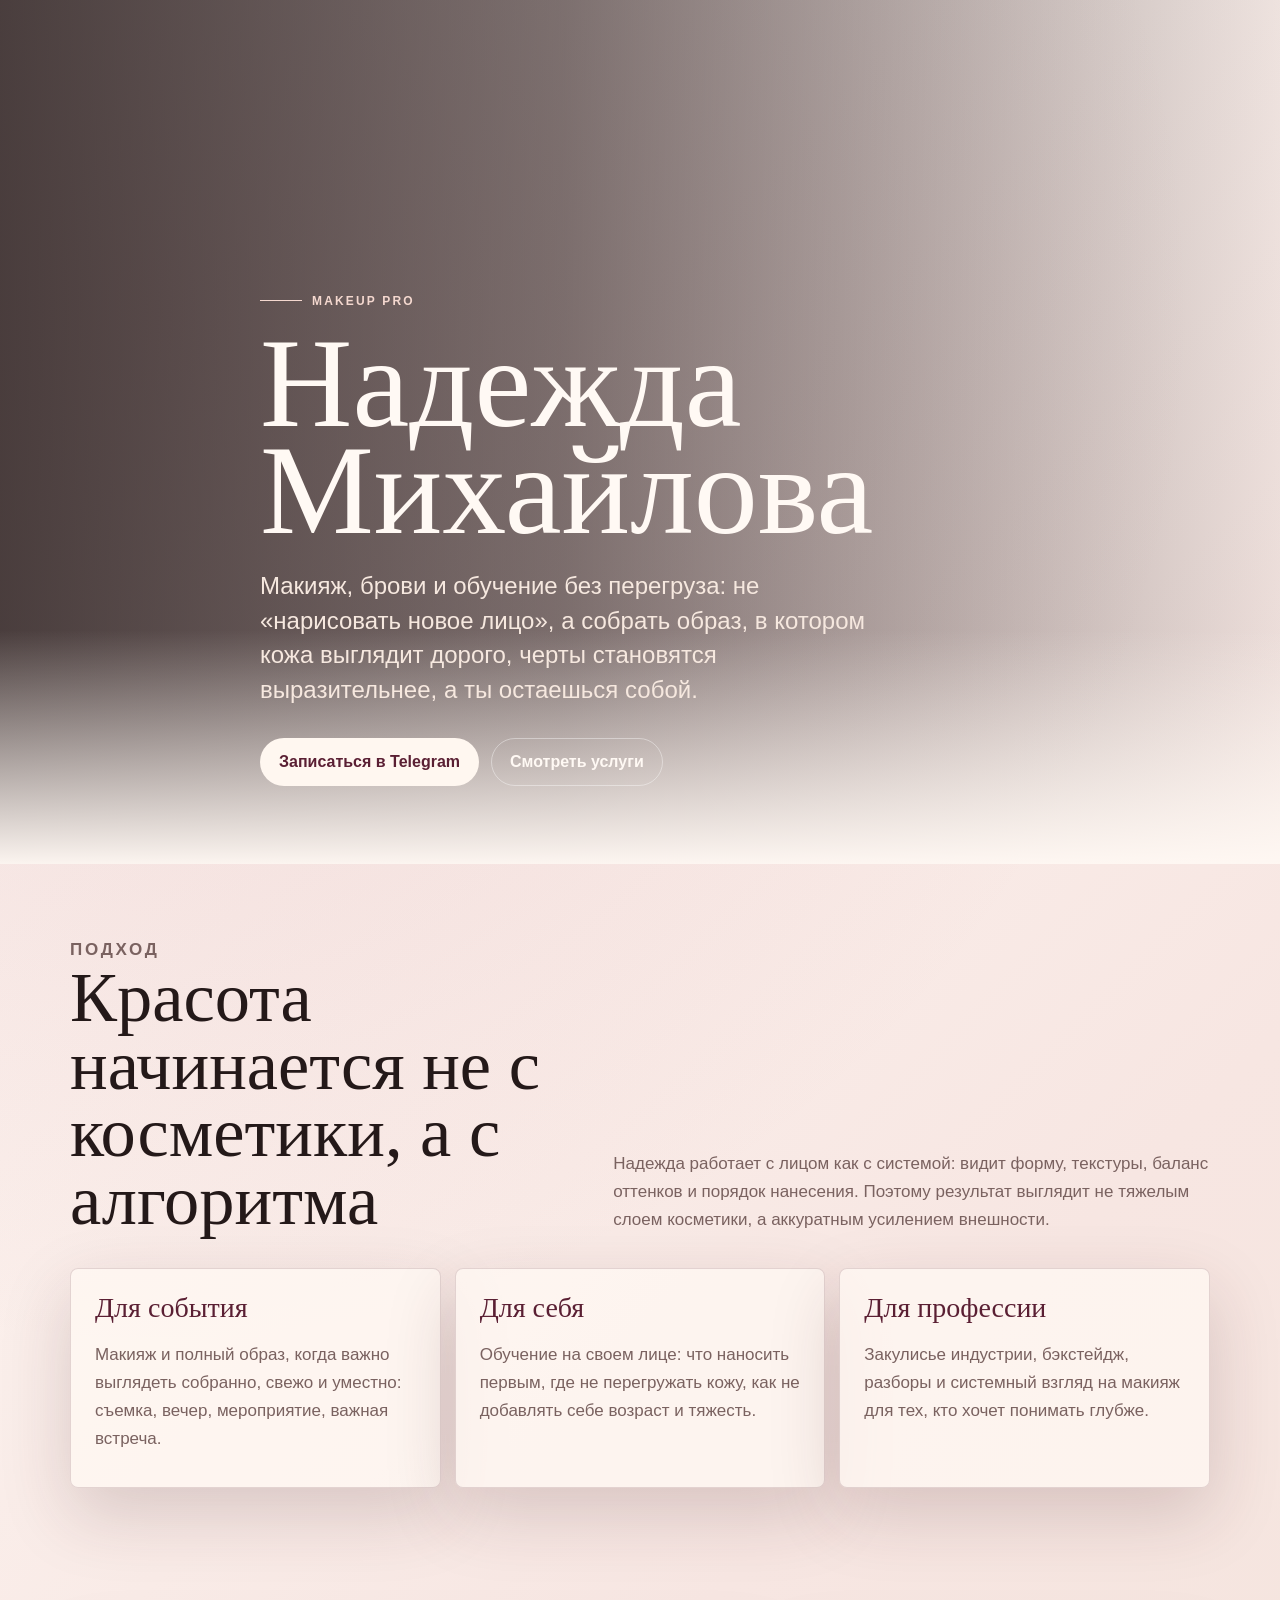
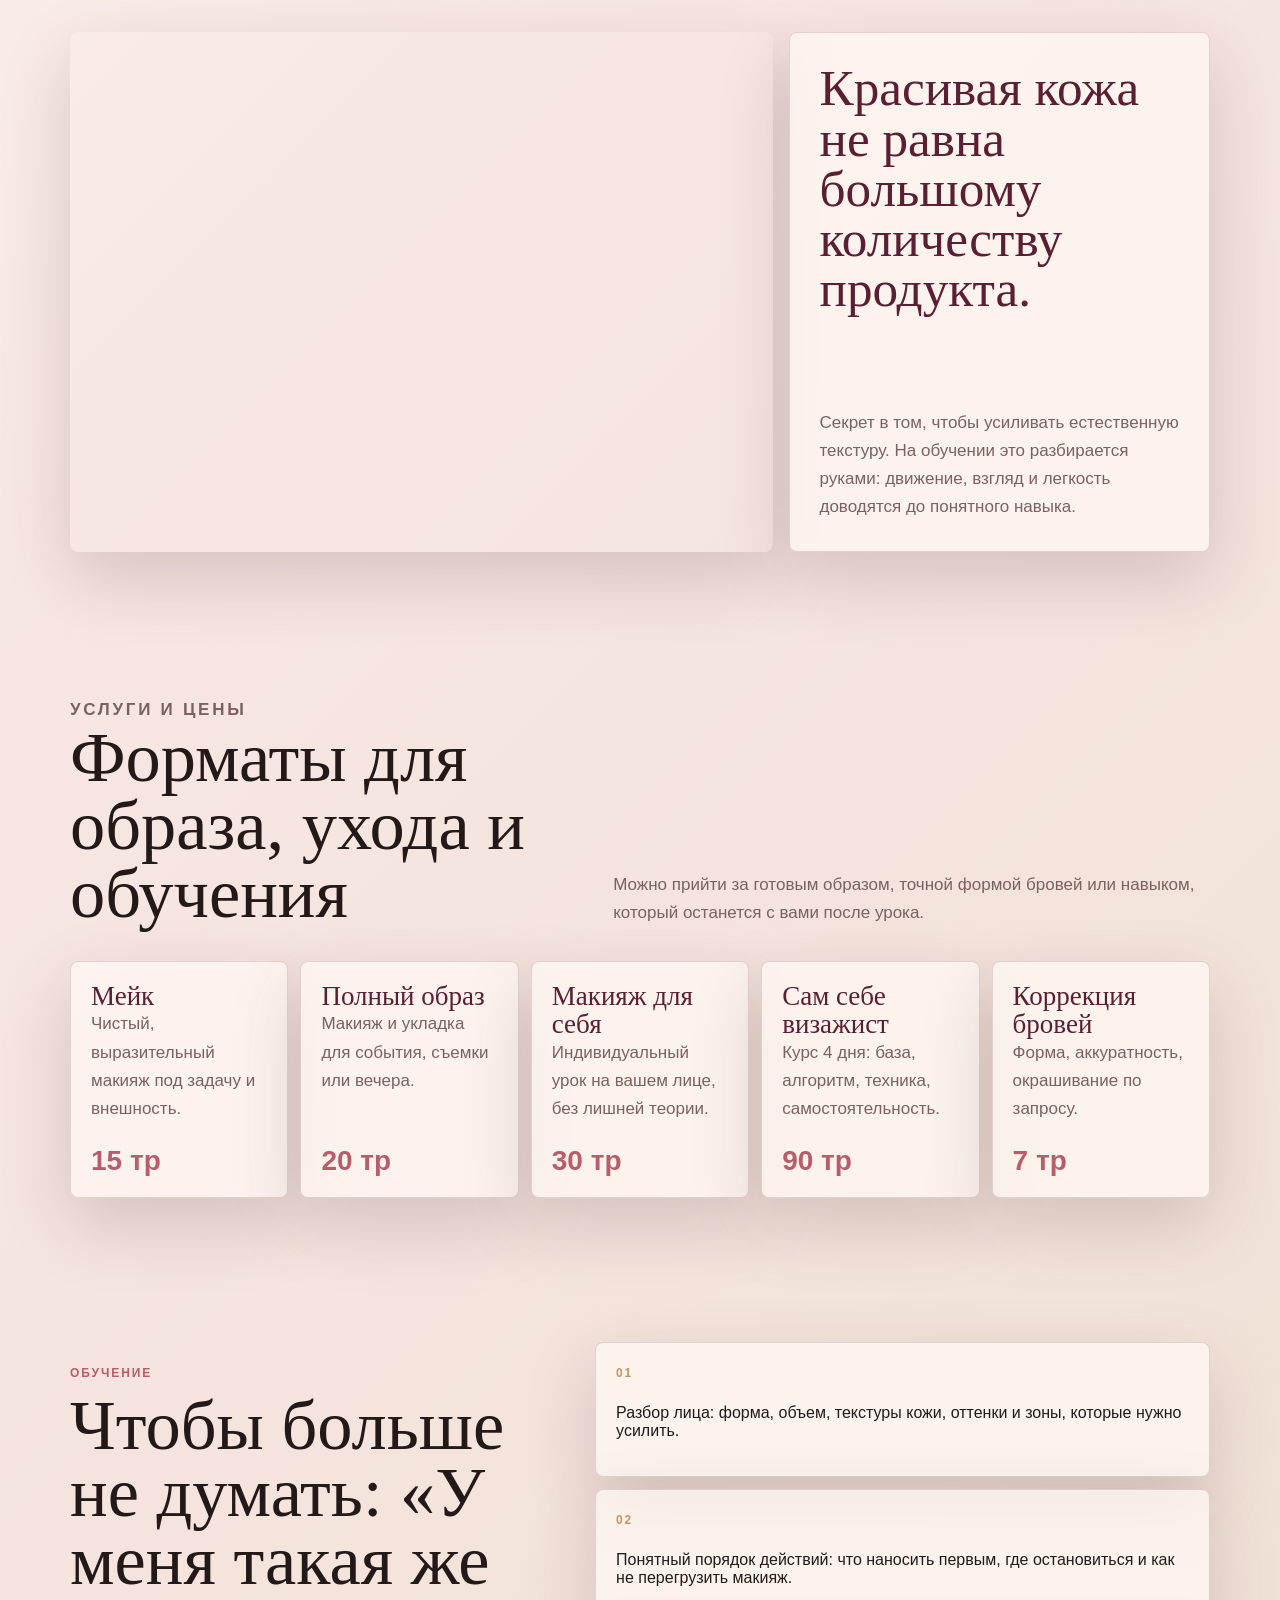
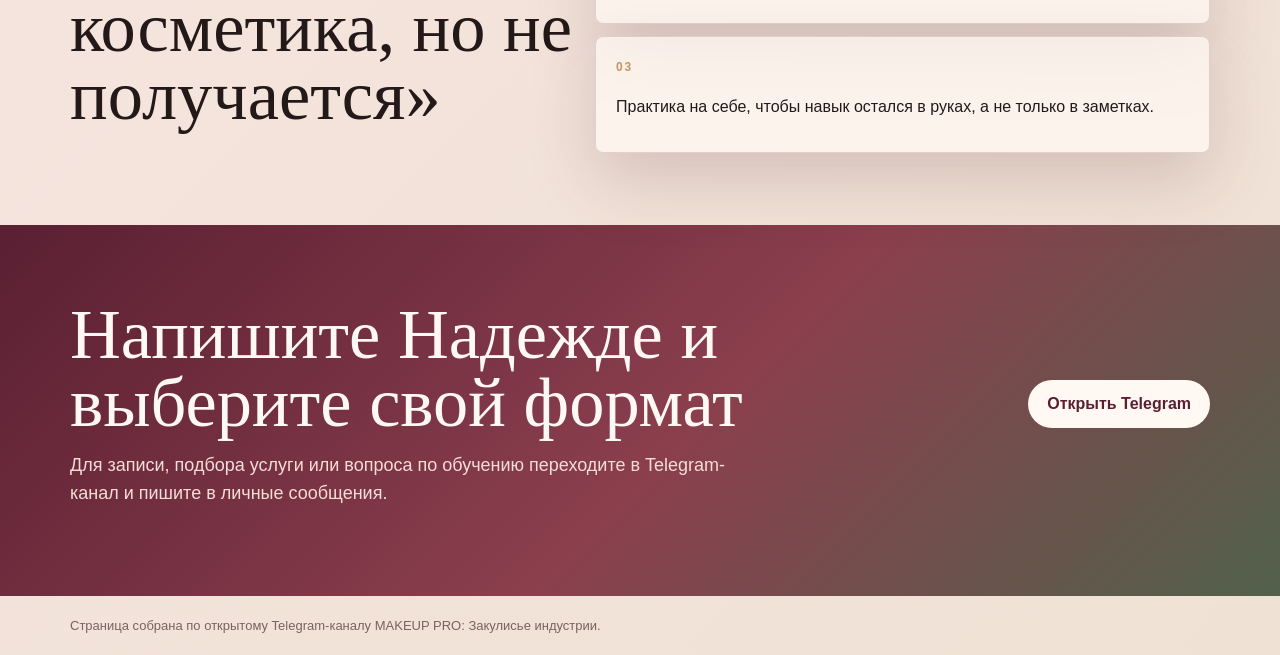
<file: nadezhda-makeup/index.html>
<!doctype html>
<html lang="ru">
<head>
  <meta charset="utf-8">
  <meta name="viewport" content="width=device-width, initial-scale=1">
  <title>Надежда Михайлова | Makeup Pro</title>
  <meta name="description" content="Макияж, полный образ, брови и обучение макияжу у Надежды Михайловой.">
  <link rel="preconnect" href="https://cdn4.telesco.pe">
  <style>
    :root {
      --ink: #241919;
      --muted: #7a6260;
      --milk: #fff8f3;
      --powder: #f4dfdc;
      --rose: #b85d6b;
      --wine: #5a1f33;
      --moss: #51614b;
      --gold: #c39662;
      --line: rgba(90, 31, 51, .16);
      --shadow: 0 26px 70px rgba(72, 35, 41, .18);
    }

    * { box-sizing: border-box; }
    html { scroll-behavior: smooth; }
    body {
      margin: 0;
      color: var(--ink);
      background:
        radial-gradient(circle at 12% 8%, rgba(184, 93, 107, .18), transparent 28%),
        linear-gradient(135deg, #fffaf6 0%, #f7e6e2 45%, #efe1d4 100%);
      font-family: "Trebuchet MS", Arial, sans-serif;
    }

    a { color: inherit; }
    .hero {
      min-height: 96vh;
      display: grid;
      align-items: end;
      position: relative;
      overflow: hidden;
      background:
        linear-gradient(90deg, rgba(36, 25, 25, .82) 0%, rgba(36, 25, 25, .58) 44%, rgba(36, 25, 25, .06) 100%),
        url("https://cdn4.telesco.pe/file/[base64].jpg") center right / cover no-repeat;
    }

    .hero:after {
      content: "";
      position: absolute;
      inset: auto 0 0;
      height: 26vh;
      background: linear-gradient(transparent, rgba(255, 248, 243, .98));
      pointer-events: none;
    }

    .wrap { width: min(1140px, calc(100% - 32px)); margin: 0 auto; }
    .hero-inner {
      position: relative;
      z-index: 1;
      padding: 38px 0 78px;
      color: #fff9f4;
      max-width: 760px;
      animation: rise .7s ease both;
    }

    .eyebrow {
      display: inline-flex;
      gap: 10px;
      align-items: center;
      margin-bottom: 22px;
      color: #f4d8cf;
      font-size: 12px;
      font-weight: 800;
      letter-spacing: .18em;
      text-transform: uppercase;
    }

    .eyebrow:before { content: ""; width: 42px; height: 1px; background: currentColor; }
    h1 {
      margin: 0;
      font-family: Georgia, "Times New Roman", serif;
      font-size: clamp(54px, 10vw, 132px);
      line-height: .84;
      letter-spacing: 0;
      font-weight: 500;
    }

    .hero-copy {
      max-width: 620px;
      margin: 24px 0 0;
      font-size: clamp(18px, 2.2vw, 24px);
      line-height: 1.45;
      color: #f6e8df;
    }

    .hero-actions { display: flex; flex-wrap: wrap; gap: 12px; margin-top: 30px; }
    .btn {
      display: inline-flex;
      align-items: center;
      justify-content: center;
      min-height: 48px;
      padding: 0 18px;
      border-radius: 999px;
      border: 1px solid rgba(255, 255, 255, .4);
      text-decoration: none;
      font-weight: 800;
      backdrop-filter: blur(10px);
      transition: transform .2s ease, background .2s ease;
    }

    .btn.primary { background: #fff7f0; color: var(--wine); border-color: transparent; }
    .btn:hover { transform: translateY(-2px); }
    .section { padding: 72px 0; }
    .section-head {
      display: grid;
      grid-template-columns: minmax(0, .85fr) minmax(280px, 1fr);
      gap: 36px;
      align-items: end;
      margin-bottom: 34px;
    }

    .label {
      margin: 0 0 12px;
      color: var(--rose);
      font-size: 12px;
      font-weight: 900;
      letter-spacing: .16em;
      text-transform: uppercase;
    }

    h2 {
      margin: 0;
      font-family: Georgia, "Times New Roman", serif;
      font-size: clamp(36px, 5.5vw, 72px);
      line-height: .96;
      letter-spacing: 0;
      font-weight: 500;
    }

    .section-head p, .intro p, .service p, .quote p {
      margin: 0;
      color: var(--muted);
      font-size: 17px;
      line-height: 1.65;
    }

    .intro {
      display: grid;
      grid-template-columns: 1fr 1fr 1fr;
      gap: 14px;
    }

    .intro article, .service, .quote, .lesson-step {
      border: 1px solid var(--line);
      border-radius: 8px;
      background: rgba(255, 248, 243, .74);
      box-shadow: var(--shadow);
    }

    .intro article { padding: 24px; min-height: 220px; }
    .intro strong {
      display: block;
      margin-bottom: 18px;
      color: var(--wine);
      font-family: Georgia, "Times New Roman", serif;
      font-size: 28px;
      line-height: 1.05;
      font-weight: 500;
    }

    .visual-band {
      display: grid;
      grid-template-columns: 1.25fr .75fr;
      gap: 16px;
      align-items: stretch;
    }

    .photo {
      min-height: 520px;
      border-radius: 8px;
      background-position: center;
      background-size: cover;
      box-shadow: var(--shadow);
      overflow: hidden;
    }

    .quote {
      padding: 30px;
      display: grid;
      align-content: space-between;
      min-height: 520px;
    }

    .quote b {
      color: var(--wine);
      font-family: Georgia, "Times New Roman", serif;
      font-size: clamp(34px, 4vw, 56px);
      line-height: .98;
      font-weight: 500;
    }

    .services {
      display: grid;
      grid-template-columns: repeat(5, minmax(0, 1fr));
      gap: 12px;
    }

    .service {
      padding: 20px;
      display: grid;
      min-height: 230px;
      align-content: space-between;
    }

    .service h3 {
      margin: 0;
      color: var(--wine);
      font-family: Georgia, "Times New Roman", serif;
      font-size: 27px;
      line-height: 1.05;
      font-weight: 500;
    }

    .price {
      margin-top: 22px;
      color: var(--rose);
      font-size: 28px;
      font-weight: 900;
    }

    .lesson {
      display: grid;
      grid-template-columns: .9fr 1.1fr;
      gap: 22px;
      align-items: center;
    }

    .lesson-steps { display: grid; gap: 12px; }
    .lesson-step { padding: 20px; }
    .lesson-step span {
      display: inline-block;
      margin-bottom: 8px;
      color: var(--gold);
      font-size: 12px;
      font-weight: 900;
      letter-spacing: .14em;
      text-transform: uppercase;
    }

    .final {
      padding: 76px 0 88px;
      color: #fff8f3;
      background: linear-gradient(135deg, var(--wine), #8b3f4d 54%, var(--moss));
    }

    .final .wrap {
      display: grid;
      grid-template-columns: 1fr auto;
      gap: 24px;
      align-items: center;
    }

    .final h2 { max-width: 760px; }
    .final p { margin: 16px 0 0; color: #f6ddd5; font-size: 18px; line-height: 1.55; max-width: 680px; }
    .final .btn { background: #fff8f3; color: var(--wine); border-color: transparent; white-space: nowrap; }
    footer { padding: 22px 0; color: var(--muted); font-size: 13px; }

    @keyframes rise {
      from { opacity: 0; transform: translateY(18px); }
      to { opacity: 1; transform: translateY(0); }
    }

    @media (max-width: 900px) {
      .hero { min-height: 86vh; background-position: 62% center; }
      .section-head, .visual-band, .lesson, .final .wrap { grid-template-columns: 1fr; }
      .intro, .services { grid-template-columns: 1fr; }
      .photo, .quote { min-height: 380px; }
      .final .btn { justify-self: start; }
    }
  </style>
</head>
<body>
  <section class="hero">
    <div class="wrap hero-inner">
      <div class="eyebrow">MAKEUP PRO</div>
      <h1>Надежда Михайлова</h1>
      <p class="hero-copy">Макияж, брови и обучение без перегруза: не «нарисовать новое лицо», а собрать образ, в котором кожа выглядит дорого, черты становятся выразительнее, а ты остаешься собой.</p>
      <div class="hero-actions">
        <a class="btn primary" href="https://t.me/mihaiylova_nadezhda">Записаться в Telegram</a>
        <a class="btn" href="#prices">Смотреть услуги</a>
      </div>
    </div>
  </section>

  <main>
    <section class="section wrap">
      <div class="section-head">
        <div>
          <p class="label">Подход</p>
          <h2>Красота начинается не с косметики, а с алгоритма</h2>
        </div>
        <p>Надежда работает с лицом как с системой: видит форму, текстуры, баланс оттенков и порядок нанесения. Поэтому результат выглядит не тяжелым слоем косметики, а аккуратным усилением внешности.</p>
      </div>
      <div class="intro">
        <article><strong>Для события</strong><p>Макияж и полный образ, когда важно выглядеть собранно, свежо и уместно: съемка, вечер, мероприятие, важная встреча.</p></article>
        <article><strong>Для себя</strong><p>Обучение на своем лице: что наносить первым, где не перегружать кожу, как не добавлять себе возраст и тяжесть.</p></article>
        <article><strong>Для профессии</strong><p>Закулисье индустрии, бэкстейдж, разборы и системный взгляд на макияж для тех, кто хочет понимать глубже.</p></article>
      </div>
    </section>

    <section class="section wrap">
      <div class="visual-band">
        <div class="photo" style="background-image:url('https://cdn4.telesco.pe/file/[base64].jpg')"></div>
        <div class="quote">
          <b>Красивая кожа не равна большому количеству продукта.</b>
          <p>Секрет в том, чтобы усиливать естественную текстуру. На обучении это разбирается руками: движение, взгляд и легкость доводятся до понятного навыка.</p>
        </div>
      </div>
    </section>

    <section id="prices" class="section wrap">
      <div class="section-head">
        <div>
          <p class="label">Услуги и цены</p>
          <h2>Форматы для образа, ухода и обучения</h2>
        </div>
        <p>Можно прийти за готовым образом, точной формой бровей или навыком, который останется с вами после урока.</p>
      </div>
      <div class="services">
        <article class="service"><div><h3>Мейк</h3><p>Чистый, выразительный макияж под задачу и внешность.</p></div><div class="price">15 тр</div></article>
        <article class="service"><div><h3>Полный образ</h3><p>Макияж и укладка для события, съемки или вечера.</p></div><div class="price">20 тр</div></article>
        <article class="service"><div><h3>Макияж для себя</h3><p>Индивидуальный урок на вашем лице, без лишней теории.</p></div><div class="price">30 тр</div></article>
        <article class="service"><div><h3>Сам себе визажист</h3><p>Курс 4 дня: база, алгоритм, техника, самостоятельность.</p></div><div class="price">90 тр</div></article>
        <article class="service"><div><h3>Коррекция бровей</h3><p>Форма, аккуратность, окрашивание по запросу.</p></div><div class="price">7 тр</div></article>
      </div>
    </section>

    <section class="section wrap lesson">
      <div>
        <p class="label">Обучение</p>
        <h2>Чтобы больше не думать: «У меня такая же косметика, но не получается»</h2>
      </div>
      <div class="lesson-steps">
        <div class="lesson-step"><span>01</span><p>Разбор лица: форма, объем, текстуры кожи, оттенки и зоны, которые нужно усилить.</p></div>
        <div class="lesson-step"><span>02</span><p>Понятный порядок действий: что наносить первым, где остановиться и как не перегрузить макияж.</p></div>
        <div class="lesson-step"><span>03</span><p>Практика на себе, чтобы навык остался в руках, а не только в заметках.</p></div>
      </div>
    </section>

    <section class="final">
      <div class="wrap">
        <div>
          <h2>Напишите Надежде и выберите свой формат</h2>
          <p>Для записи, подбора услуги или вопроса по обучению переходите в Telegram-канал и пишите в личные сообщения.</p>
        </div>
        <a class="btn" href="https://t.me/mihaiylova_nadezhda">Открыть Telegram</a>
      </div>
    </section>
  </main>

  <footer class="wrap">Страница собрана по открытому Telegram-каналу MAKEUP PRO: Закулисье индустрии.</footer>
</body>
</html>
</file>
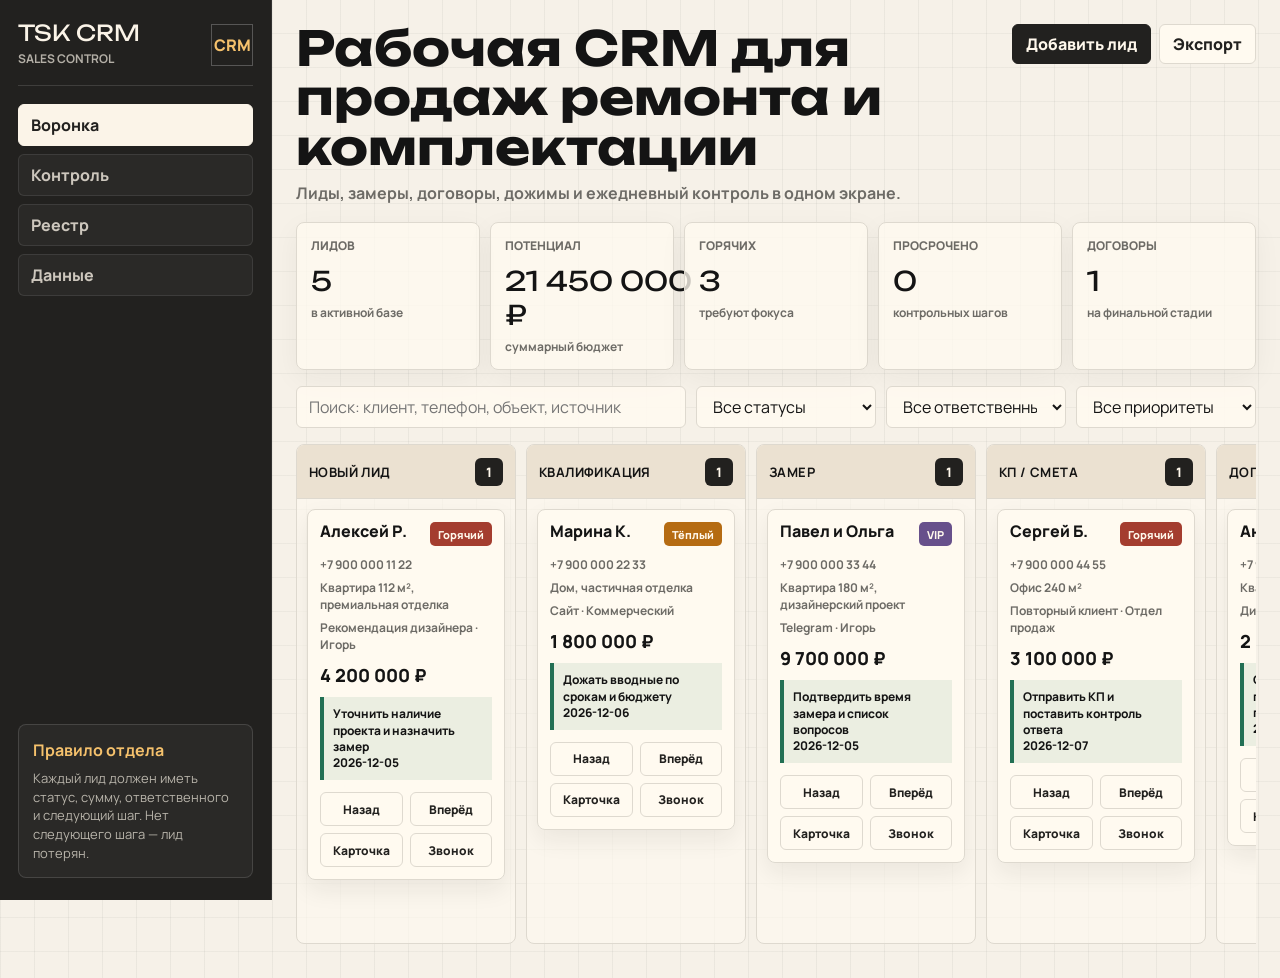
<file: sales-crm/index.html>
<!doctype html>
<html lang="ru">
<head>
  <meta charset="utf-8">
  <meta name="viewport" content="width=device-width, initial-scale=1">
  <title>TSK CRM | Отдел продаж</title>
  <link rel="preconnect" href="https://fonts.googleapis.com">
  <link rel="preconnect" href="https://fonts.gstatic.com" crossorigin>
  <link href="https://fonts.googleapis.com/css2?family=Manrope:wght@400;500;600;700;800&family=Unbounded:wght@500;600;700&display=swap" rel="stylesheet">
  <style>
    :root {
      --ink: #141414;
      --muted: #6d6b66;
      --line: #ded9cf;
      --paper: #f6f1e8;
      --panel: #fffaf0;
      --panel-strong: #ebe1d1;
      --coal: #22211f;
      --green: #226f54;
      --amber: #b56b12;
      --red: #a43d2f;
      --blue: #2b5c8a;
      --violet: #67508b;
      --shadow: 0 18px 50px rgba(34, 33, 31, .12);
      --radius: 8px;
    }

    * { box-sizing: border-box; }

    body {
      margin: 0;
      min-height: 100vh;
      background:
        linear-gradient(90deg, rgba(34,33,31,.05) 1px, transparent 1px) 0 0 / 34px 34px,
        linear-gradient(0deg, rgba(34,33,31,.045) 1px, transparent 1px) 0 0 / 34px 34px,
        var(--paper);
      color: var(--ink);
      font-family: Manrope, "Segoe UI", sans-serif;
      letter-spacing: 0;
    }

    button, input, select, textarea { font: inherit; }
    button { cursor: pointer; }

    .app {
      display: grid;
      grid-template-columns: 272px minmax(0, 1fr);
      min-height: 100vh;
    }

    .sidebar {
      position: sticky;
      top: 0;
      height: 100vh;
      padding: 22px 18px;
      background: var(--coal);
      color: #fbf4e8;
      border-right: 1px solid rgba(255,255,255,.08);
      display: flex;
      flex-direction: column;
      gap: 18px;
    }

    .brand {
      display: flex;
      align-items: center;
      justify-content: space-between;
      gap: 12px;
      padding-bottom: 18px;
      border-bottom: 1px solid rgba(255,255,255,.13);
    }

    .brand-title {
      font-family: Unbounded, Manrope, sans-serif;
      font-size: 22px;
      line-height: 1;
    }

    .brand-sub {
      margin-top: 6px;
      color: rgba(251,244,232,.67);
      font-size: 12px;
      font-weight: 700;
      text-transform: uppercase;
    }

    .signal {
      width: 42px;
      height: 42px;
      border: 1px solid rgba(255,255,255,.24);
      display: grid;
      place-items: center;
      color: #f5c16c;
      font-weight: 900;
    }

    .nav {
      display: grid;
      gap: 8px;
    }

    .nav button {
      height: 42px;
      border: 1px solid rgba(255,255,255,.09);
      background: rgba(255,255,255,.04);
      color: rgba(251,244,232,.78);
      text-align: left;
      padding: 0 12px;
      border-radius: 6px;
      display: flex;
      align-items: center;
      gap: 10px;
      font-weight: 750;
    }

    .nav button.active {
      background: #fbf4e8;
      color: var(--coal);
      border-color: #fbf4e8;
    }

    .side-block {
      margin-top: auto;
      border: 1px solid rgba(255,255,255,.13);
      padding: 14px;
      border-radius: var(--radius);
      background: rgba(255,255,255,.04);
    }

    .side-block b {
      display: block;
      margin-bottom: 8px;
      color: #f5c16c;
    }

    .side-block p {
      margin: 0;
      color: rgba(251,244,232,.68);
      font-size: 13px;
      line-height: 1.45;
    }

    main {
      padding: 24px;
      min-width: 0;
    }

    .topbar {
      display: grid;
      grid-template-columns: minmax(0, 1fr) auto;
      align-items: start;
      gap: 20px;
      margin-bottom: 18px;
    }

    h1 {
      margin: 0;
      font-family: Unbounded, Manrope, sans-serif;
      font-size: clamp(28px, 4vw, 48px);
      line-height: 1.03;
      max-width: 980px;
    }

    .subline {
      margin-top: 10px;
      color: var(--muted);
      font-weight: 700;
    }

    .actions {
      display: flex;
      gap: 8px;
      flex-wrap: wrap;
      justify-content: flex-end;
    }

    .btn {
      min-height: 40px;
      border: 1px solid var(--coal);
      background: var(--coal);
      color: #fff8ec;
      border-radius: 6px;
      padding: 0 13px;
      font-weight: 800;
      display: inline-flex;
      align-items: center;
      justify-content: center;
      gap: 8px;
      white-space: nowrap;
    }

    .btn.secondary {
      background: var(--panel);
      color: var(--coal);
      border-color: var(--line);
    }

    .btn.danger {
      background: var(--red);
      border-color: var(--red);
    }

    .metrics {
      display: grid;
      grid-template-columns: repeat(5, minmax(0, 1fr));
      gap: 10px;
      margin-bottom: 16px;
    }

    .metric {
      min-height: 104px;
      padding: 14px;
      border: 1px solid var(--line);
      background: rgba(255,250,240,.78);
      border-radius: var(--radius);
      box-shadow: 0 8px 28px rgba(34, 33, 31, .05);
    }

    .metric .label {
      color: var(--muted);
      font-size: 12px;
      font-weight: 900;
      text-transform: uppercase;
    }

    .metric .value {
      margin-top: 10px;
      font-family: Unbounded, Manrope, sans-serif;
      font-size: 27px;
    }

    .metric .note {
      margin-top: 6px;
      color: var(--muted);
      font-size: 12px;
      font-weight: 700;
    }

    .toolbar {
      display: grid;
      grid-template-columns: minmax(240px, 1fr) 180px 180px 180px;
      gap: 10px;
      margin: 16px 0;
    }

    .field, .select, .area {
      width: 100%;
      border: 1px solid var(--line);
      background: rgba(255,250,240,.9);
      color: var(--ink);
      border-radius: 6px;
      outline: none;
    }

    .field, .select { height: 42px; padding: 0 12px; }
    .area { min-height: 86px; padding: 10px 12px; resize: vertical; }

    .board {
      display: grid;
      grid-template-columns: repeat(5, minmax(220px, 1fr));
      gap: 10px;
      align-items: start;
      overflow-x: auto;
      padding-bottom: 10px;
    }

    .column {
      min-height: 500px;
      border: 1px solid var(--line);
      border-radius: var(--radius);
      background: rgba(255,250,240,.62);
      overflow: hidden;
    }

    .column-head {
      min-height: 54px;
      padding: 12px;
      border-bottom: 1px solid var(--line);
      display: flex;
      align-items: center;
      justify-content: space-between;
      gap: 10px;
      background: var(--panel-strong);
    }

    .column-head strong {
      font-size: 13px;
      text-transform: uppercase;
      letter-spacing: .03em;
    }

    .count {
      min-width: 28px;
      height: 28px;
      display: inline-grid;
      place-items: center;
      background: var(--coal);
      color: #fff8ec;
      border-radius: 6px;
      font-weight: 900;
      font-size: 13px;
    }

    .cards {
      padding: 10px;
      display: grid;
      gap: 10px;
    }

    .card {
      border: 1px solid var(--line);
      background: var(--panel);
      border-radius: var(--radius);
      padding: 12px;
      box-shadow: 0 10px 24px rgba(34, 33, 31, .07);
    }

    .card-top {
      display: flex;
      align-items: start;
      justify-content: space-between;
      gap: 8px;
      margin-bottom: 10px;
    }

    .lead-name {
      font-weight: 900;
      line-height: 1.18;
    }

    .tag {
      display: inline-flex;
      align-items: center;
      min-height: 24px;
      padding: 0 8px;
      border-radius: 5px;
      color: #fff8ec;
      font-size: 11px;
      font-weight: 900;
      white-space: nowrap;
    }

    .tag.hot { background: var(--red); }
    .tag.warm { background: var(--amber); }
    .tag.cold { background: var(--blue); }
    .tag.vip { background: var(--violet); }

    .meta {
      display: grid;
      gap: 6px;
      color: var(--muted);
      font-size: 12px;
      font-weight: 700;
    }

    .money {
      margin-top: 10px;
      font-size: 18px;
      font-weight: 900;
    }

    .next {
      margin-top: 10px;
      padding: 9px;
      border-left: 4px solid var(--green);
      background: rgba(34,111,84,.09);
      font-size: 12px;
      line-height: 1.35;
      font-weight: 750;
    }

    .card-actions {
      display: grid;
      grid-template-columns: 1fr 1fr;
      gap: 7px;
      margin-top: 12px;
    }

    .mini {
      min-height: 34px;
      border: 1px solid var(--line);
      background: transparent;
      color: var(--coal);
      border-radius: 6px;
      font-size: 12px;
      font-weight: 900;
    }

    .view { display: none; }
    .view.active { display: block; }

    .table-wrap {
      overflow-x: auto;
      border: 1px solid var(--line);
      border-radius: var(--radius);
      background: rgba(255,250,240,.78);
    }

    table {
      width: 100%;
      min-width: 980px;
      border-collapse: collapse;
    }

    th, td {
      padding: 12px;
      border-bottom: 1px solid var(--line);
      text-align: left;
      vertical-align: top;
      font-size: 13px;
    }

    th {
      background: var(--panel-strong);
      text-transform: uppercase;
      font-size: 11px;
      letter-spacing: .04em;
    }

    tr:last-child td { border-bottom: 0; }

    .panel-grid {
      display: grid;
      grid-template-columns: 1.1fr .9fr;
      gap: 14px;
    }

    .panel {
      border: 1px solid var(--line);
      background: rgba(255,250,240,.78);
      border-radius: var(--radius);
      padding: 16px;
      box-shadow: 0 8px 28px rgba(34, 33, 31, .05);
    }

    .panel h2 {
      margin: 0 0 12px;
      font-family: Unbounded, Manrope, sans-serif;
      font-size: 20px;
    }

    .form-grid {
      display: grid;
      grid-template-columns: repeat(2, minmax(0, 1fr));
      gap: 10px;
    }

    .form-grid .wide { grid-column: 1 / -1; }

    label {
      display: grid;
      gap: 6px;
      color: var(--muted);
      font-size: 12px;
      font-weight: 900;
      text-transform: uppercase;
    }

    .timeline {
      display: grid;
      gap: 10px;
    }

    .timeline-item {
      padding: 12px;
      border: 1px solid var(--line);
      border-radius: var(--radius);
      background: var(--panel);
    }

    .timeline-item b {
      display: block;
      margin-bottom: 4px;
    }

    .timeline-item span {
      color: var(--muted);
      font-size: 12px;
      font-weight: 700;
    }

    .modal {
      position: fixed;
      inset: 0;
      display: none;
      align-items: center;
      justify-content: center;
      padding: 18px;
      background: rgba(20,20,20,.56);
      z-index: 10;
    }

    .modal.open { display: flex; }

    .dialog {
      width: min(760px, 100%);
      max-height: min(820px, 92vh);
      overflow: auto;
      background: var(--paper);
      border: 1px solid rgba(255,255,255,.32);
      border-radius: var(--radius);
      box-shadow: var(--shadow);
      padding: 18px;
    }

    .dialog-head {
      display: flex;
      justify-content: space-between;
      gap: 12px;
      align-items: center;
      margin-bottom: 14px;
    }

    .dialog-head h2 {
      margin: 0;
      font-family: Unbounded, Manrope, sans-serif;
      font-size: 22px;
    }

    .close {
      width: 38px;
      height: 38px;
      border: 1px solid var(--line);
      background: var(--panel);
      border-radius: 6px;
      font-weight: 900;
    }

    .toast {
      position: fixed;
      right: 18px;
      bottom: 18px;
      min-width: 240px;
      max-width: 420px;
      padding: 12px 14px;
      color: #fff8ec;
      background: var(--coal);
      border-radius: 6px;
      box-shadow: var(--shadow);
      font-weight: 800;
      opacity: 0;
      transform: translateY(12px);
      pointer-events: none;
      transition: .2s ease;
      z-index: 20;
    }

    .toast.show {
      opacity: 1;
      transform: translateY(0);
    }

    @media (max-width: 1120px) {
      .app { grid-template-columns: 1fr; }
      .sidebar {
        position: relative;
        height: auto;
        flex-direction: row;
        align-items: center;
        overflow-x: auto;
      }
      .brand { border-bottom: 0; padding-bottom: 0; min-width: 220px; }
      .nav { grid-auto-flow: column; grid-auto-columns: max-content; }
      .side-block { display: none; }
      .metrics { grid-template-columns: repeat(2, minmax(0, 1fr)); }
      .toolbar { grid-template-columns: 1fr 1fr; }
      .panel-grid { grid-template-columns: 1fr; }
    }

    @media (max-width: 680px) {
      main { padding: 16px; }
      .topbar { grid-template-columns: 1fr; }
      .actions { justify-content: stretch; }
      .btn { flex: 1; }
      .metrics { grid-template-columns: 1fr; }
      .toolbar { grid-template-columns: 1fr; }
      .form-grid { grid-template-columns: 1fr; }
      .board { grid-template-columns: repeat(5, 260px); }
    }
  </style>
</head>
<body>
  <div class="app">
    <aside class="sidebar">
      <div class="brand">
        <div>
          <div class="brand-title">TSK CRM</div>
          <div class="brand-sub">sales control</div>
        </div>
        <div class="signal">CRM</div>
      </div>
      <nav class="nav" aria-label="Разделы CRM">
        <button class="active" data-view-button="pipeline">Воронка</button>
        <button data-view-button="tasks">Контроль</button>
        <button data-view-button="register">Реестр</button>
        <button data-view-button="settings">Данные</button>
      </nav>
      <div class="side-block">
        <b>Правило отдела</b>
        <p>Каждый лид должен иметь статус, сумму, ответственного и следующий шаг. Нет следующего шага — лид потерян.</p>
      </div>
    </aside>

    <main>
      <section class="topbar">
        <div>
          <h1>Рабочая CRM для продаж ремонта и комплектации</h1>
          <div class="subline">Лиды, замеры, договоры, дожимы и ежедневный контроль в одном экране.</div>
        </div>
        <div class="actions">
          <button class="btn" id="addLead">Добавить лид</button>
          <button class="btn secondary" id="exportData">Экспорт</button>
        </div>
      </section>

      <section class="metrics" id="metrics"></section>

      <section class="toolbar">
        <input class="field" id="search" placeholder="Поиск: клиент, телефон, объект, источник">
        <select class="select" id="statusFilter"></select>
        <select class="select" id="managerFilter"></select>
        <select class="select" id="priorityFilter">
          <option value="all">Все приоритеты</option>
          <option value="hot">Горячие</option>
          <option value="warm">Тёплые</option>
          <option value="cold">Холодные</option>
          <option value="vip">VIP</option>
        </select>
      </section>

      <section class="view active" id="view-pipeline">
        <div class="board" id="board"></div>
      </section>

      <section class="view" id="view-tasks">
        <div class="panel-grid">
          <div class="panel">
            <h2>Сегодняшний контроль</h2>
            <div class="timeline" id="taskList"></div>
          </div>
          <div class="panel">
            <h2>Быстрый регламент</h2>
            <div class="timeline">
              <div class="timeline-item"><b>1. Новый лид</b><span>Зафиксировать источник, объект, бюджет, телефон, следующий контакт.</span></div>
              <div class="timeline-item"><b>2. До замера</b><span>Выяснить объем, сроки, кто принимает решение, есть ли проект/дизайнер.</span></div>
              <div class="timeline-item"><b>3. После замера</b><span>В тот же день поставить дату КП и контроль дожима.</span></div>
              <div class="timeline-item"><b>4. Договор</b><span>Не считать продажу закрытой до предоплаты и стартового плана.</span></div>
            </div>
          </div>
        </div>
      </section>

      <section class="view" id="view-register">
        <div class="table-wrap">
          <table>
            <thead>
              <tr>
                <th>Клиент</th>
                <th>Статус</th>
                <th>Объект</th>
                <th>Бюджет</th>
                <th>Ответственный</th>
                <th>Следующий шаг</th>
                <th>Действия</th>
              </tr>
            </thead>
            <tbody id="registerRows"></tbody>
          </table>
        </div>
      </section>

      <section class="view" id="view-settings">
        <div class="panel-grid">
          <div class="panel">
            <h2>Импорт JSON</h2>
            <textarea class="area" id="importText" placeholder="Вставить JSON из экспорта CRM"></textarea>
            <div class="actions" style="justify-content:flex-start;margin-top:10px">
              <button class="btn" id="importData">Загрузить</button>
              <button class="btn secondary" id="resetDemo">Вернуть демо</button>
            </div>
          </div>
          <div class="panel">
            <h2>Как хранится</h2>
            <div class="timeline">
              <div class="timeline-item"><b>Локально в браузере</b><span>Данные сохраняются в localStorage на устройстве пользователя.</span></div>
              <div class="timeline-item"><b>Без сервера</b><span>Это рабочий прототип. Для команды нужна следующая версия с общей базой, логинами и правами.</span></div>
              <div class="timeline-item"><b>Публичный код</b><span>В репозитории нет секретов и реальных клиентских данных.</span></div>
            </div>
          </div>
        </div>
      </section>
    </main>
  </div>

  <div class="modal" id="modal">
    <div class="dialog">
      <div class="dialog-head">
        <h2 id="modalTitle">Новый лид</h2>
        <button class="close" id="closeModal">×</button>
      </div>
      <form class="form-grid" id="leadForm">
        <input type="hidden" id="leadId">
        <label>Клиент<input class="field" id="client" required placeholder="Имя клиента"></label>
        <label>Телефон<input class="field" id="phone" placeholder="+7 ..."></label>
        <label>Источник<input class="field" id="source" placeholder="Рекомендация, сайт, дизайнер"></label>
        <label>Ответственный<input class="field" id="manager" placeholder="Менеджер"></label>
        <label>Статус<select class="select" id="status"></select></label>
        <label>Приоритет<select class="select" id="priority">
          <option value="hot">Горячий</option>
          <option value="warm">Тёплый</option>
          <option value="cold">Холодный</option>
          <option value="vip">VIP</option>
        </select></label>
        <label>Бюджет, ₽<input class="field" id="budget" inputmode="numeric" placeholder="3500000"></label>
        <label>Дата контроля<input class="field" id="nextDate" type="date"></label>
        <label class="wide">Объект<input class="field" id="object" placeholder="Квартира, дом, офис, адрес/район"></label>
        <label class="wide">Следующий шаг<textarea class="area" id="nextStep" placeholder="Позвонить, отправить КП, назначить замер"></textarea></label>
        <label class="wide">Комментарий<textarea class="area" id="notes" placeholder="Контекст, риски, договорённости"></textarea></label>
        <div class="actions wide" style="justify-content:flex-start">
          <button class="btn" type="submit">Сохранить</button>
          <button class="btn secondary" type="button" id="duplicateLead">Дублировать</button>
          <button class="btn danger" type="button" id="deleteLead">Удалить</button>
        </div>
      </form>
    </div>
  </div>

  <div class="toast" id="toast"></div>

  <script>
    const STORAGE_KEY = "tsk-sales-crm-v1";
    const statuses = [
      ["new", "Новый лид"],
      ["qualify", "Квалификация"],
      ["measure", "Замер"],
      ["offer", "КП / смета"],
      ["contract", "Договор"]
    ];

    const demoLeads = [
      {
        id: crypto.randomUUID(), client: "Алексей Р.", phone: "+7 900 000 11 22",
        source: "Рекомендация дизайнера", manager: "Игорь", status: "new", priority: "hot",
        budget: 4200000, object: "Квартира 112 м², премиальная отделка",
        nextStep: "Уточнить наличие проекта и назначить замер", nextDate: todayPlus(0),
        notes: "Высокий чек. Важно быстро показать управляемость и сильную техпозицию."
      },
      {
        id: crypto.randomUUID(), client: "Марина К.", phone: "+7 900 000 22 33",
        source: "Сайт", manager: "Коммерческий", status: "qualify", priority: "warm",
        budget: 1800000, object: "Дом, частичная отделка",
        nextStep: "Дожать вводные по срокам и бюджету", nextDate: todayPlus(1),
        notes: "Не выпускать в замер без понимания объема."
      },
      {
        id: crypto.randomUUID(), client: "Павел и Ольга", phone: "+7 900 000 33 44",
        source: "Telegram", manager: "Игорь", status: "measure", priority: "vip",
        budget: 9700000, object: "Квартира 180 м², дизайнерский проект",
        nextStep: "Подтвердить время замера и список вопросов", nextDate: todayPlus(0),
        notes: "Потенциально стратегический клиент. Следить за авансом и этапностью."
      },
      {
        id: crypto.randomUUID(), client: "Сергей Б.", phone: "+7 900 000 44 55",
        source: "Повторный клиент", manager: "Отдел продаж", status: "offer", priority: "hot",
        budget: 3100000, object: "Офис 240 м²",
        nextStep: "Отправить КП и поставить контроль ответа", nextDate: todayPlus(2),
        notes: "Нужно развести материалы и работы отдельными блоками."
      },
      {
        id: crypto.randomUUID(), client: "Анна Д.", phone: "+7 900 000 55 66",
        source: "Дизайнер", manager: "Коммерческий", status: "contract", priority: "warm",
        budget: 2650000, object: "Квартира 78 м²",
        nextStep: "Согласовать дату предоплаты и стартовый график", nextDate: todayPlus(3),
        notes: "Не закрывать без предоплаты."
      }
    ];

    let leads = load();

    const qs = (id) => document.getElementById(id);
    const fmtMoney = (value) => new Intl.NumberFormat("ru-RU").format(Number(value || 0)) + " ₽";
    const statusName = (key) => statuses.find(([id]) => id === key)?.[1] || key;
    const priorityName = (key) => ({ hot: "Горячий", warm: "Тёплый", cold: "Холодный", vip: "VIP" }[key] || key);

    function todayPlus(days) {
      const d = new Date();
      d.setDate(d.getDate() + days);
      return d.toISOString().slice(0, 10);
    }

    function load() {
      try {
        const saved = JSON.parse(localStorage.getItem(STORAGE_KEY));
        return Array.isArray(saved) ? saved : demoLeads;
      } catch {
        return demoLeads;
      }
    }

    function save() {
      localStorage.setItem(STORAGE_KEY, JSON.stringify(leads));
    }

    function filteredLeads() {
      const query = qs("search").value.trim().toLowerCase();
      const status = qs("statusFilter").value;
      const manager = qs("managerFilter").value;
      const priority = qs("priorityFilter").value;

      return leads.filter((lead) => {
        const text = [lead.client, lead.phone, lead.source, lead.object, lead.manager, lead.notes].join(" ").toLowerCase();
        return (!query || text.includes(query))
          && (status === "all" || lead.status === status)
          && (manager === "all" || lead.manager === manager)
          && (priority === "all" || lead.priority === priority);
      });
    }

    function render() {
      renderFilters();
      renderMetrics();
      renderBoard();
      renderTasks();
      renderRegister();
      save();
    }

    function renderFilters() {
      const statusFilter = qs("statusFilter");
      const currentStatus = statusFilter.value || "all";
      statusFilter.innerHTML = `<option value="all">Все статусы</option>` + statuses.map(([id, name]) => `<option value="${id}">${name}</option>`).join("");
      statusFilter.value = currentStatus;

      const managers = [...new Set(leads.map((lead) => lead.manager).filter(Boolean))].sort();
      const managerFilter = qs("managerFilter");
      const currentManager = managerFilter.value || "all";
      managerFilter.innerHTML = `<option value="all">Все ответственные</option>` + managers.map((name) => `<option value="${escapeHtml(name)}">${escapeHtml(name)}</option>`).join("");
      managerFilter.value = managers.includes(currentManager) ? currentManager : "all";

      const statusSelect = qs("status");
      statusSelect.innerHTML = statuses.map(([id, name]) => `<option value="${id}">${name}</option>`).join("");
    }

    function renderMetrics() {
      const total = leads.length;
      const activeBudget = leads.reduce((sum, lead) => sum + Number(lead.budget || 0), 0);
      const hot = leads.filter((lead) => lead.priority === "hot" || lead.priority === "vip").length;
      const overdue = leads.filter((lead) => lead.nextDate && lead.nextDate < todayPlus(0)).length;
      const contracts = leads.filter((lead) => lead.status === "contract").length;
      const metrics = [
        ["Лидов", total, "в активной базе"],
        ["Потенциал", fmtMoney(activeBudget), "суммарный бюджет"],
        ["Горячих", hot, "требуют фокуса"],
        ["Просрочено", overdue, "контрольных шагов"],
        ["Договоры", contracts, "на финальной стадии"]
      ];
      qs("metrics").innerHTML = metrics.map(([label, value, note]) => `
        <article class="metric">
          <div class="label">${label}</div>
          <div class="value">${value}</div>
          <div class="note">${note}</div>
        </article>
      `).join("");
    }

    function renderBoard() {
      const data = filteredLeads();
      qs("board").innerHTML = statuses.map(([status, name]) => {
        const items = data.filter((lead) => lead.status === status);
        return `
          <section class="column">
            <div class="column-head"><strong>${name}</strong><span class="count">${items.length}</span></div>
            <div class="cards">${items.map(cardTemplate).join("") || emptyState("Нет лидов")}</div>
          </section>
        `;
      }).join("");
    }

    function cardTemplate(lead) {
      return `
        <article class="card">
          <div class="card-top">
            <div class="lead-name">${escapeHtml(lead.client)}</div>
            <span class="tag ${lead.priority}">${priorityName(lead.priority)}</span>
          </div>
          <div class="meta">
            <span>${escapeHtml(lead.phone || "телефон не указан")}</span>
            <span>${escapeHtml(lead.object || "объект не указан")}</span>
            <span>${escapeHtml(lead.source || "источник не указан")} · ${escapeHtml(lead.manager || "без ответственного")}</span>
          </div>
          <div class="money">${fmtMoney(lead.budget)}</div>
          <div class="next">${escapeHtml(lead.nextStep || "Следующий шаг не задан")}<br>${lead.nextDate ? escapeHtml(lead.nextDate) : "без даты"}</div>
          <div class="card-actions">
            <button class="mini" onclick="moveLead('${lead.id}', -1)">Назад</button>
            <button class="mini" onclick="moveLead('${lead.id}', 1)">Вперёд</button>
            <button class="mini" onclick="openLead('${lead.id}')">Карточка</button>
            <button class="mini" onclick="copyCall('${lead.id}')">Звонок</button>
          </div>
        </article>
      `;
    }

    function renderTasks() {
      const today = todayPlus(0);
      const tasks = [...leads]
        .filter((lead) => lead.nextDate)
        .sort((a, b) => a.nextDate.localeCompare(b.nextDate))
        .slice(0, 12);
      qs("taskList").innerHTML = tasks.map((lead) => `
        <div class="timeline-item">
          <b>${lead.nextDate < today ? "Просрочено: " : ""}${escapeHtml(lead.client)}</b>
          <span>${escapeHtml(lead.nextDate)} · ${escapeHtml(lead.nextStep || "следующий шаг не задан")} · ${escapeHtml(lead.phone || "")}</span>
        </div>
      `).join("") || emptyState("Контролей нет");
    }

    function renderRegister() {
      qs("registerRows").innerHTML = filteredLeads().map((lead) => `
        <tr>
          <td><b>${escapeHtml(lead.client)}</b><br>${escapeHtml(lead.phone || "")}</td>
          <td>${statusName(lead.status)}<br><span class="tag ${lead.priority}">${priorityName(lead.priority)}</span></td>
          <td>${escapeHtml(lead.object || "")}<br><small>${escapeHtml(lead.source || "")}</small></td>
          <td><b>${fmtMoney(lead.budget)}</b></td>
          <td>${escapeHtml(lead.manager || "")}</td>
          <td>${escapeHtml(lead.nextStep || "")}<br><small>${escapeHtml(lead.nextDate || "")}</small></td>
          <td><button class="mini" onclick="openLead('${lead.id}')">Открыть</button></td>
        </tr>
      `).join("") || `<tr><td colspan="7">${emptyState("Нет лидов")}</td></tr>`;
    }

    function emptyState(text) {
      return `<div style="padding:14px;color:var(--muted);font-weight:800">${text}</div>`;
    }

    function openLead(id) {
      const lead = leads.find((item) => item.id === id);
      if (!lead) return;
      qs("modalTitle").textContent = "Карточка лида";
      qs("leadId").value = lead.id;
      qs("client").value = lead.client || "";
      qs("phone").value = lead.phone || "";
      qs("source").value = lead.source || "";
      qs("manager").value = lead.manager || "";
      qs("status").value = lead.status || "new";
      qs("priority").value = lead.priority || "warm";
      qs("budget").value = lead.budget || "";
      qs("object").value = lead.object || "";
      qs("nextStep").value = lead.nextStep || "";
      qs("nextDate").value = lead.nextDate || "";
      qs("notes").value = lead.notes || "";
      qs("deleteLead").style.display = "inline-flex";
      qs("duplicateLead").style.display = "inline-flex";
      qs("modal").classList.add("open");
    }

    function newLead() {
      qs("modalTitle").textContent = "Новый лид";
      qs("leadForm").reset();
      qs("leadId").value = "";
      qs("status").value = "new";
      qs("priority").value = "warm";
      qs("nextDate").value = todayPlus(0);
      qs("deleteLead").style.display = "none";
      qs("duplicateLead").style.display = "none";
      qs("modal").classList.add("open");
    }

    function closeModal() {
      qs("modal").classList.remove("open");
    }

    function saveForm(event) {
      event.preventDefault();
      const id = qs("leadId").value || crypto.randomUUID();
      const lead = collectForm(id);
      const index = leads.findIndex((item) => item.id === id);
      if (index >= 0) leads[index] = lead;
      else leads.unshift(lead);
      closeModal();
      toast("Лид сохранён");
      render();
    }

    function collectForm(id) {
      return {
        id,
        client: qs("client").value.trim(),
        phone: qs("phone").value.trim(),
        source: qs("source").value.trim(),
        manager: qs("manager").value.trim(),
        status: qs("status").value,
        priority: qs("priority").value,
        budget: Number(String(qs("budget").value).replace(/\D/g, "")) || 0,
        object: qs("object").value.trim(),
        nextStep: qs("nextStep").value.trim(),
        nextDate: qs("nextDate").value,
        notes: qs("notes").value.trim()
      };
    }

    function deleteCurrentLead() {
      const id = qs("leadId").value;
      leads = leads.filter((lead) => lead.id !== id);
      closeModal();
      toast("Лид удалён");
      render();
    }

    function duplicateCurrentLead() {
      const lead = collectForm(crypto.randomUUID());
      lead.client = lead.client + " — копия";
      leads.unshift(lead);
      closeModal();
      toast("Карточка продублирована");
      render();
    }

    function moveLead(id, direction) {
      const lead = leads.find((item) => item.id === id);
      if (!lead) return;
      const index = statuses.findIndex(([status]) => status === lead.status);
      const nextIndex = Math.max(0, Math.min(statuses.length - 1, index + direction));
      lead.status = statuses[nextIndex][0];
      toast("Статус обновлён");
      render();
    }

    function copyCall(id) {
      const lead = leads.find((item) => item.id === id);
      if (!lead) return;
      const text = `Звонок: ${lead.client}\nТелефон: ${lead.phone}\nОбъект: ${lead.object}\nСледующий шаг: ${lead.nextStep}`;
      navigator.clipboard?.writeText(text);
      toast("Карточка звонка скопирована");
    }

    function exportData() {
      const text = JSON.stringify(leads, null, 2);
      navigator.clipboard?.writeText(text);
      const blob = new Blob([text], { type: "application/json" });
      const url = URL.createObjectURL(blob);
      const a = document.createElement("a");
      a.href = url;
      a.download = "tsk-sales-crm-export.json";
      a.click();
      URL.revokeObjectURL(url);
      toast("Экспорт скачан и скопирован");
    }

    function importData() {
      try {
        const parsed = JSON.parse(qs("importText").value);
        if (!Array.isArray(parsed)) throw new Error("not array");
        leads = parsed.map((lead) => ({ ...lead, id: lead.id || crypto.randomUUID() }));
        qs("importText").value = "";
        toast("Данные загружены");
        render();
      } catch {
        toast("Не смог прочитать JSON");
      }
    }

    function resetDemo() {
      leads = demoLeads.map((lead) => ({ ...lead, id: crypto.randomUUID() }));
      toast("Демо восстановлено");
      render();
    }

    function toast(message) {
      qs("toast").textContent = message;
      qs("toast").classList.add("show");
      setTimeout(() => qs("toast").classList.remove("show"), 1800);
    }

    function escapeHtml(value) {
      return String(value ?? "").replace(/[&<>"']/g, (char) => ({
        "&": "&amp;", "<": "&lt;", ">": "&gt;", '"': "&quot;", "'": "&#039;"
      }[char]));
    }

    document.querySelectorAll("[data-view-button]").forEach((button) => {
      button.addEventListener("click", () => {
        document.querySelectorAll("[data-view-button]").forEach((item) => item.classList.remove("active"));
        document.querySelectorAll(".view").forEach((item) => item.classList.remove("active"));
        button.classList.add("active");
        qs(`view-${button.dataset.viewButton}`).classList.add("active");
      });
    });

    ["search", "statusFilter", "managerFilter", "priorityFilter"].forEach((id) => {
      qs(id).addEventListener("input", render);
      qs(id).addEventListener("change", render);
    });
    qs("addLead").addEventListener("click", newLead);
    qs("closeModal").addEventListener("click", closeModal);
    qs("leadForm").addEventListener("submit", saveForm);
    qs("deleteLead").addEventListener("click", deleteCurrentLead);
    qs("duplicateLead").addEventListener("click", duplicateCurrentLead);
    qs("exportData").addEventListener("click", exportData);
    qs("importData").addEventListener("click", importData);
    qs("resetDemo").addEventListener("click", resetDemo);
    qs("modal").addEventListener("click", (event) => {
      if (event.target.id === "modal") closeModal();
    });

    render();
  </script>
</body>
</html>
</file>
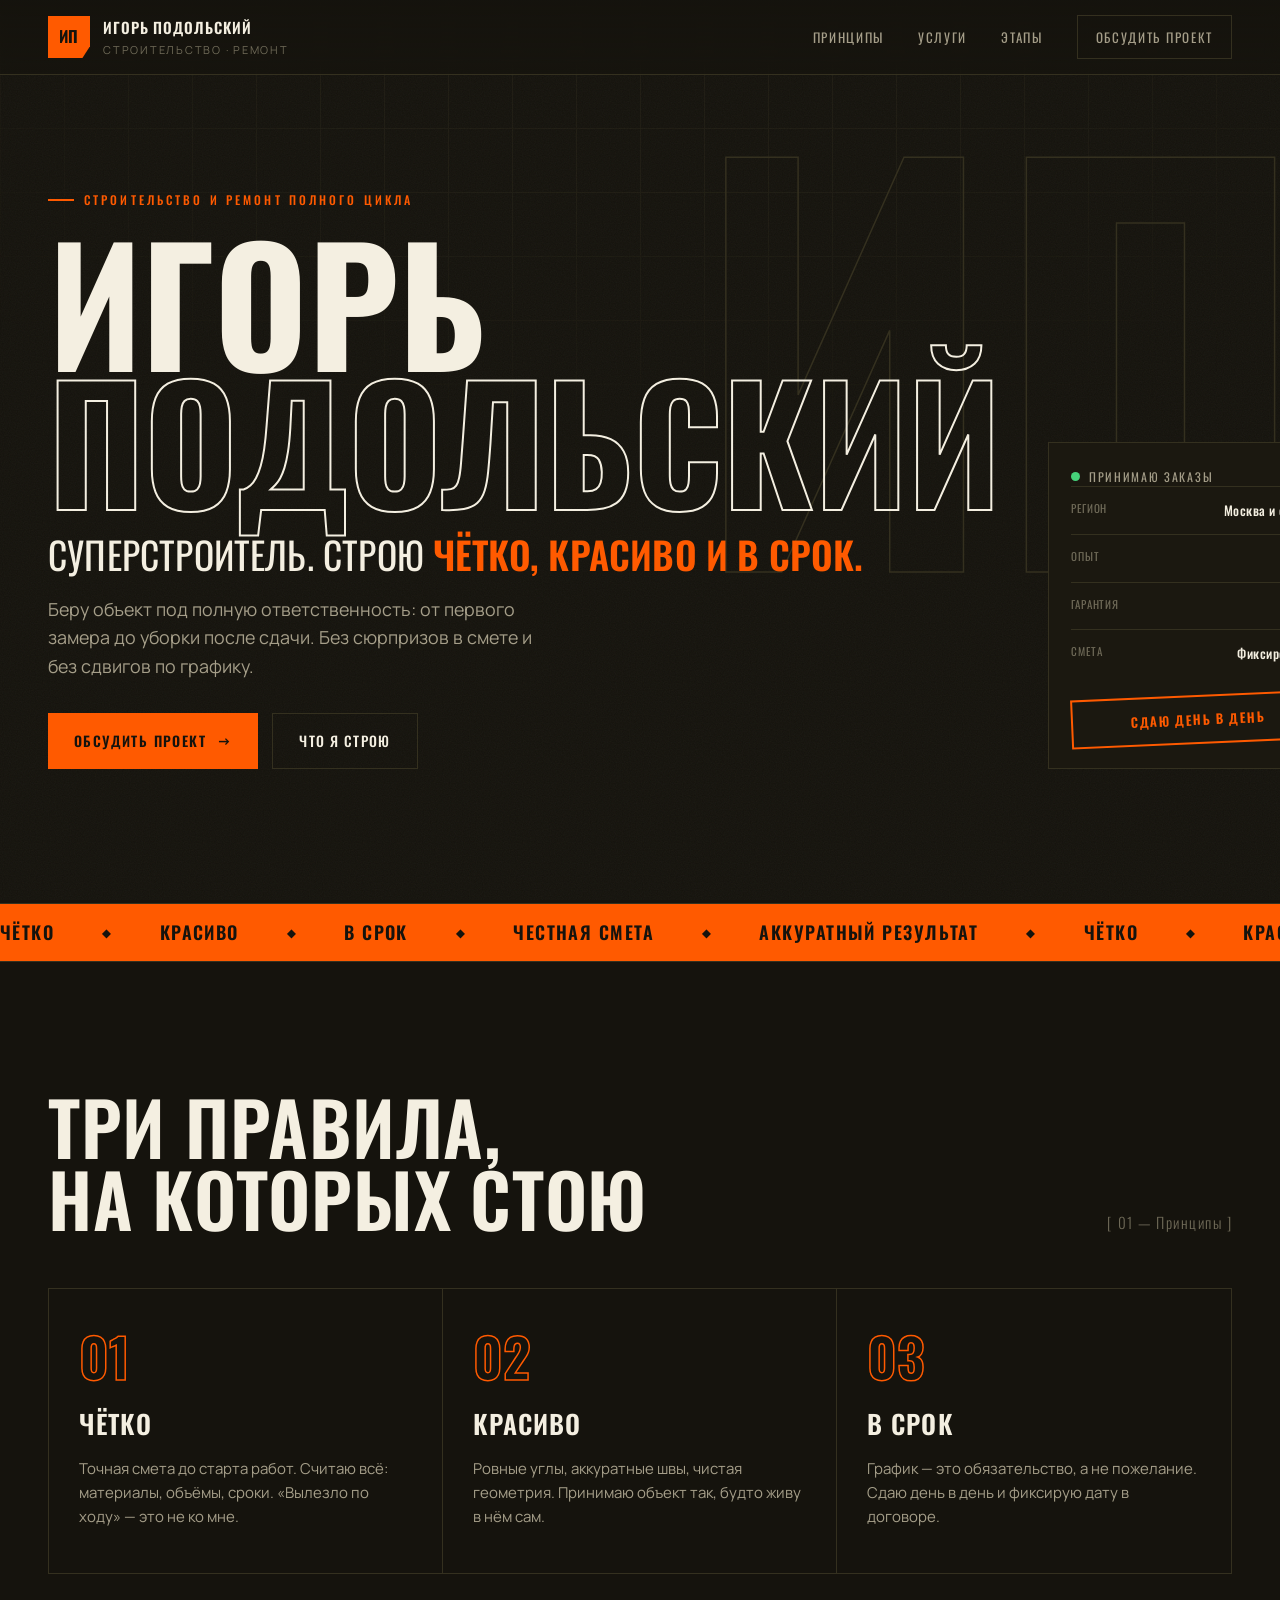
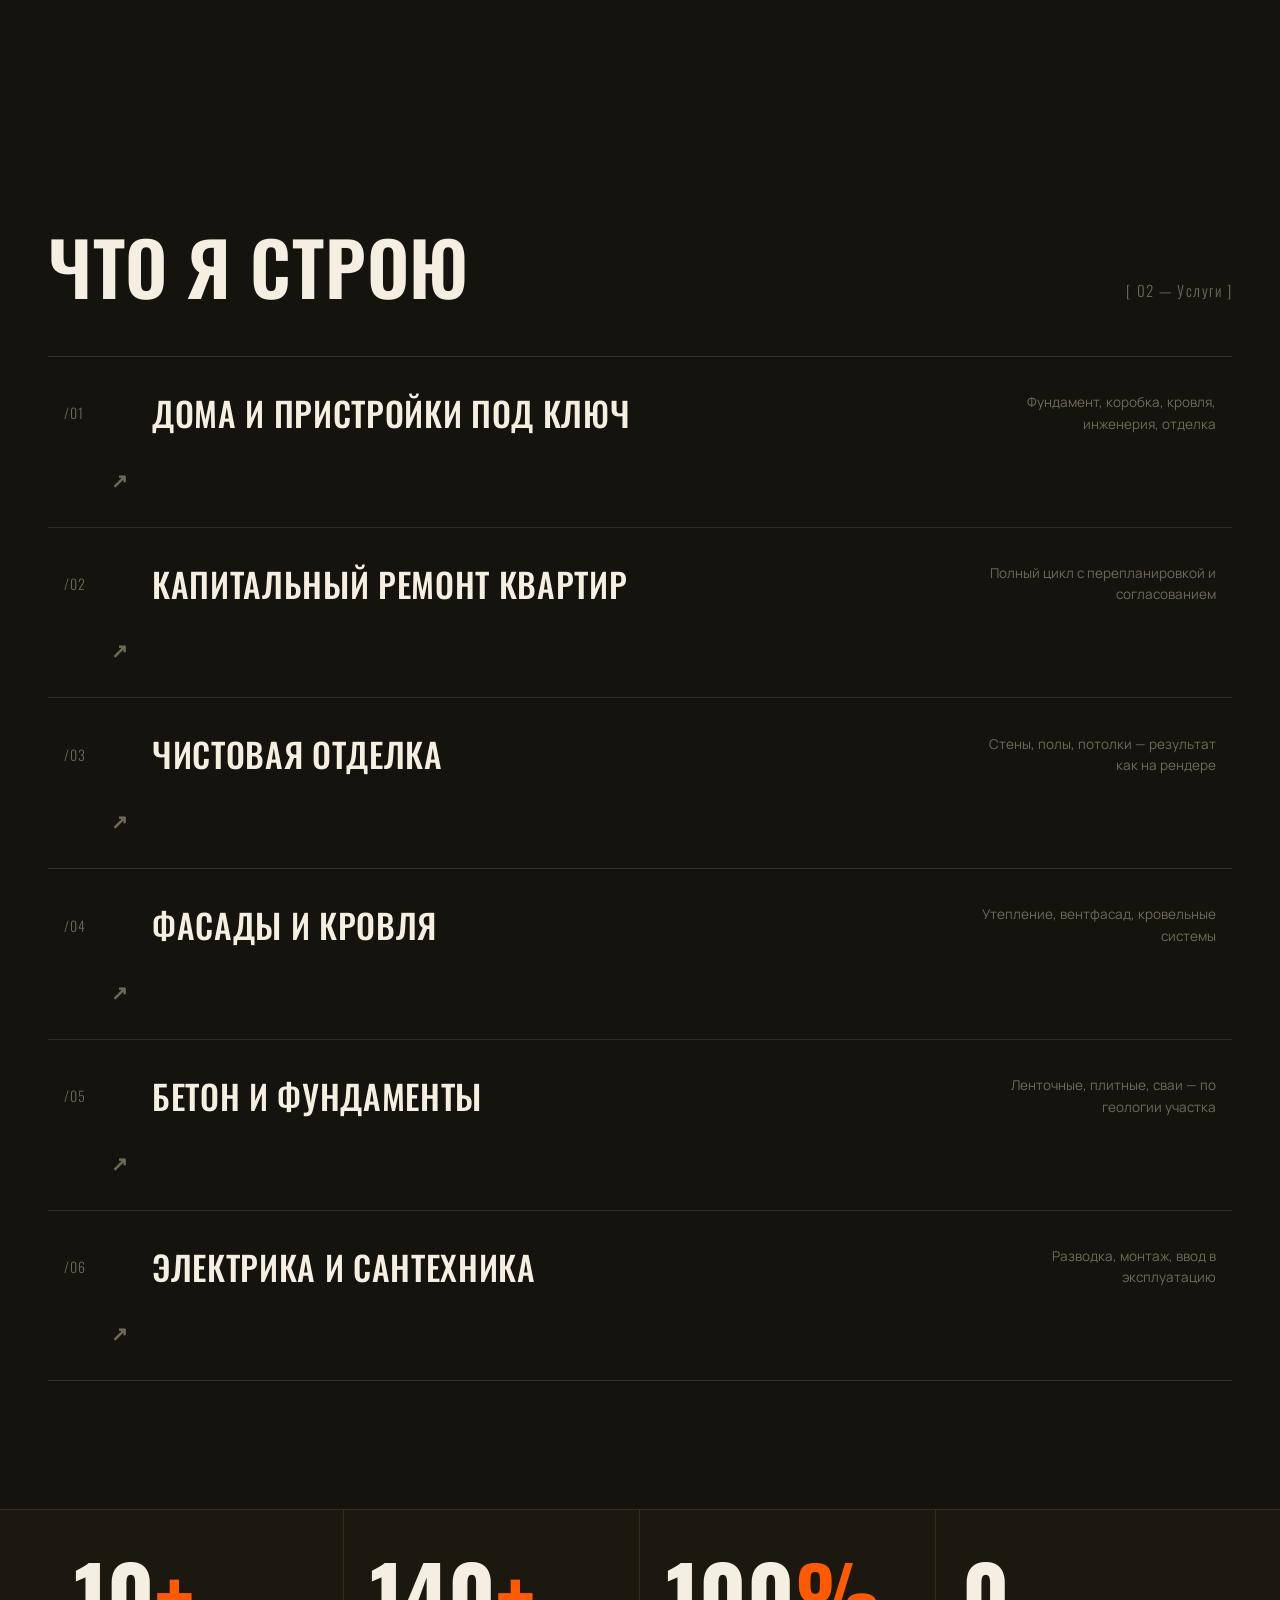
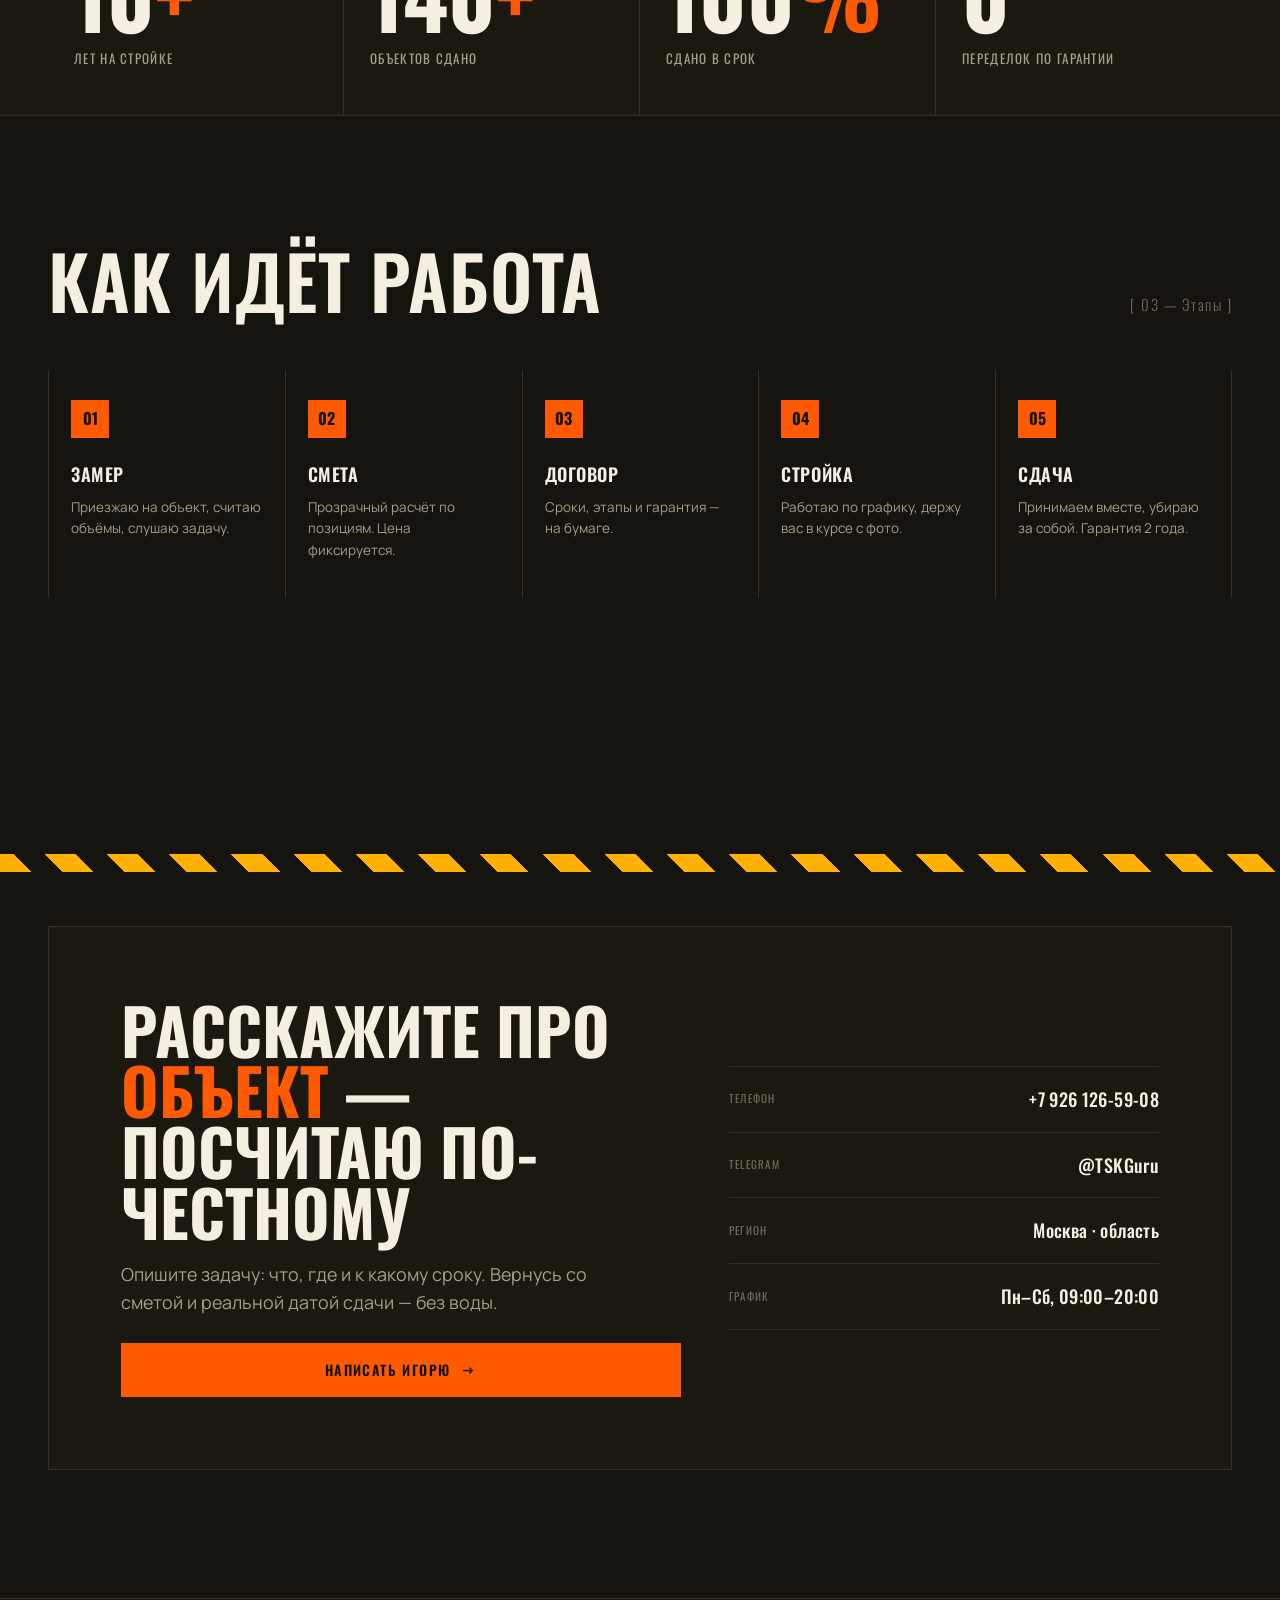
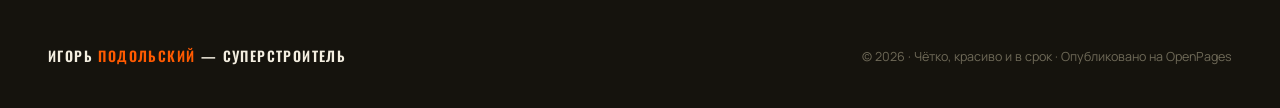
<file: welcome/index.html>
<!doctype html>
<html lang="ru">
<head>
<meta charset="utf-8">
<meta name="viewport" content="width=device-width, initial-scale=1">
<title>Игорь Подольский — суперстроитель. Чётко, красиво и в срок.</title>
<meta name="description" content="Игорь Подольский — строительство и ремонт полного цикла. Точная смета, честные сроки, аккуратный результат. Москва и область.">
<link rel="preconnect" href="https://fonts.googleapis.com">
<link rel="preconnect" href="https://fonts.gstatic.com" crossorigin>
<link href="https://fonts.googleapis.com/css2?family=Oswald:wght@300;400;500;600;700&family=Manrope:wght@400;500;600;700;800&display=swap" rel="stylesheet">
<style>
:root{
  --bg:#15130d;
  --bg-2:#1b1810;
  --surface:#211d14;
  --line:#34301f;
  --ink:#f4efe1;
  --ink-dim:#a59e89;
  --ink-faint:#6f6a58;
  --accent:#ff5a00;
  --accent-2:#ffb000;
  --maxw:1240px;
}
*{box-sizing:border-box;margin:0;padding:0}
html{scroll-behavior:smooth}
body{
  background:var(--bg);
  color:var(--ink);
  font-family:'Manrope',sans-serif;
  font-weight:400;
  line-height:1.6;
  -webkit-font-smoothing:antialiased;
  overflow-x:hidden;
}
::selection{background:var(--accent);color:#fff}
a{color:inherit;text-decoration:none}
img{max-width:100%;display:block}

.grid-bg{
  position:fixed;inset:0;z-index:0;pointer-events:none;
  background-image:
    linear-gradient(var(--line) 1px,transparent 1px),
    linear-gradient(90deg,var(--line) 1px,transparent 1px);
  background-size:64px 64px;
  opacity:.32;
  mask-image:radial-gradient(ellipse 90% 70% at 50% 0%,#000 30%,transparent 78%);
}
.grain{
  position:fixed;inset:0;z-index:1;pointer-events:none;opacity:.045;
  background-image:url("data:image/svg+xml,%3Csvg xmlns='http://www.w3.org/2000/svg' width='160' height='160'%3E%3Cfilter id='n'%3E%3CfeTurbulence type='fractalNoise' baseFrequency='0.85' numOctaves='3'/%3E%3C/filter%3E%3Crect width='100%25' height='100%25' filter='url(%23n)'/%3E%3C/svg%3E");
}
.shell{position:relative;z-index:2}
.wrap{max-width:var(--maxw);margin:0 auto;padding:0 28px}

.kicker{
  font-family:'Oswald',sans-serif;font-weight:500;
  text-transform:uppercase;letter-spacing:.26em;font-size:12px;
  color:var(--accent);display:flex;align-items:center;gap:10px;
}
.kicker::before{content:"";width:26px;height:2px;background:var(--accent)}
h2.section-title{
  font-family:'Oswald',sans-serif;font-weight:600;text-transform:uppercase;
  letter-spacing:.01em;line-height:.98;
  font-size:clamp(2.4rem,6vw,4.6rem);
}

header{
  position:sticky;top:0;z-index:50;
  backdrop-filter:blur(9px);
  background:linear-gradient(180deg,rgba(21,19,13,.94),rgba(21,19,13,.62));
  border-bottom:1px solid var(--line);
}
.nav{display:flex;align-items:center;justify-content:space-between;height:74px}
.mark{display:flex;align-items:center;gap:13px;font-family:'Oswald',sans-serif}
.mark .badge{
  width:42px;height:42px;display:grid;place-items:center;
  background:var(--accent);color:#15130d;
  font-weight:700;font-size:16px;letter-spacing:.02em;
  clip-path:polygon(0 0,100% 0,100% 72%,82% 100%,0 100%);
}
.mark .who b{font-weight:600;text-transform:uppercase;letter-spacing:.06em;font-size:15px}
.mark .who span{display:block;font-family:'Manrope';font-size:11px;color:var(--ink-faint);letter-spacing:.16em;text-transform:uppercase}
.nav-links{display:flex;gap:34px;align-items:center}
.nav-links a{
  font-family:'Oswald',sans-serif;text-transform:uppercase;
  font-size:13px;letter-spacing:.13em;color:var(--ink-dim);
  transition:color .2s;
}
.nav-links a:hover{color:var(--ink)}
.nav-cta{
  font-family:'Oswald',sans-serif;text-transform:uppercase;letter-spacing:.1em;
  font-size:13px;border:1px solid var(--line);padding:11px 18px;color:var(--ink);
  transition:.2s;
}
.nav-cta:hover{background:var(--ink);color:var(--bg);border-color:var(--ink)}
.burger{display:none;flex-direction:column;gap:5px;cursor:pointer;padding:6px}
.burger span{width:24px;height:2px;background:var(--ink)}

.hero{position:relative;padding:clamp(56px,9vw,118px) 0 70px;overflow:hidden}
.ghost{
  position:absolute;right:-2vw;top:8%;z-index:0;pointer-events:none;
  font-family:'Oswald',sans-serif;font-weight:700;
  font-size:min(40vw,560px);line-height:.8;
  color:transparent;-webkit-text-stroke:1.5px var(--line);
  user-select:none;
}
.hero-grid{
  position:relative;z-index:2;
  display:grid;grid-template-columns:1fr 300px;gap:48px;align-items:end;
}
.h1{
  font-family:'Oswald',sans-serif;font-weight:700;text-transform:uppercase;
  line-height:.86;letter-spacing:-.005em;
  font-size:clamp(3.6rem,12.5vw,11rem);
  margin:22px 0 0;
}
.h1 .l2{color:transparent;-webkit-text-stroke:2px var(--ink);display:block}
.tagline{
  margin-top:26px;font-family:'Oswald',sans-serif;font-weight:400;
  font-size:clamp(1.25rem,3.3vw,2.35rem);line-height:1.12;
  text-transform:uppercase;letter-spacing:.005em;
}
.tagline b{color:var(--accent);font-weight:600}
.lead{
  margin-top:20px;max-width:46ch;color:var(--ink-dim);
  font-size:clamp(1rem,1.4vw,1.12rem);
}
.cta-row{display:flex;flex-wrap:wrap;gap:14px;margin-top:32px}
.btn{
  font-family:'Oswald',sans-serif;text-transform:uppercase;
  letter-spacing:.1em;font-size:14px;font-weight:500;
  padding:16px 26px;display:inline-flex;align-items:center;gap:11px;
  transition:transform .18s,background .2s,color .2s;
}
.btn:hover{transform:translateY(-3px)}
.btn-primary{background:var(--accent);color:#15130d;font-weight:600}
.btn-primary:hover{background:var(--accent-2)}
.btn-ghost{border:1px solid var(--line);color:var(--ink)}
.btn-ghost:hover{border-color:var(--ink)}
.btn .arr{font-family:'Manrope';font-weight:800}

.spec{
  border:1px solid var(--line);background:var(--bg-2);
  padding:24px 22px;
}
.spec .status{display:flex;align-items:center;gap:9px;font-size:12px;
  text-transform:uppercase;letter-spacing:.14em;color:var(--ink-dim);
  font-family:'Oswald',sans-serif}
.dot{width:9px;height:9px;border-radius:50%;background:#46d17a;
  box-shadow:0 0 0 0 rgba(70,209,122,.6);animation:pulse 2.4s infinite}
@keyframes pulse{70%{box-shadow:0 0 0 12px rgba(70,209,122,0)}100%{box-shadow:0 0 0 0 rgba(70,209,122,0)}}
.spec-row{display:flex;justify-content:space-between;padding:13px 0;
  border-top:1px solid var(--line);font-size:13px}
.spec-row:first-of-type{margin-top:16px}
.spec-row span{color:var(--ink-faint);text-transform:uppercase;
  letter-spacing:.08em;font-size:11px;font-family:'Oswald',sans-serif}
.spec-row b{font-family:'Oswald',sans-serif;font-weight:500;letter-spacing:.04em}
.stamp{
  margin-top:18px;border:2px solid var(--accent);color:var(--accent);
  font-family:'Oswald',sans-serif;font-weight:600;text-transform:uppercase;
  letter-spacing:.12em;font-size:13px;text-align:center;padding:12px;
  transform:rotate(-2.5deg);
}

.marquee{
  border-top:1px solid var(--line);border-bottom:1px solid var(--line);
  background:var(--accent);color:#15130d;overflow:hidden;
  padding:14px 0;margin-top:64px;
}
.marquee-track{display:flex;gap:48px;white-space:nowrap;
  width:max-content;animation:slide 26s linear infinite}
.marquee-track span{font-family:'Oswald',sans-serif;font-weight:600;
  text-transform:uppercase;letter-spacing:.08em;font-size:18px;
  display:flex;align-items:center;gap:48px}
.marquee-track span::after{content:"◆";font-size:11px}
@keyframes slide{to{transform:translateX(-50%)}}

section{padding:clamp(70px,10vw,128px) 0}
.sec-head{display:flex;align-items:flex-end;justify-content:space-between;
  gap:30px;margin-bottom:54px;flex-wrap:wrap}
.sec-head .num{
  font-family:'Oswald',sans-serif;font-weight:300;font-size:15px;
  color:var(--ink-faint);letter-spacing:.1em;
}

.principles{display:grid;grid-template-columns:repeat(3,1fr);
  border-top:1px solid var(--line)}
.principle{
  padding:40px 30px 44px;border-bottom:1px solid var(--line);
  border-right:1px solid var(--line);position:relative;
  transition:background .25s;
}
.principle:first-child{border-left:1px solid var(--line)}
.principle:hover{background:var(--bg-2)}
.principle .pn{
  font-family:'Oswald',sans-serif;font-weight:700;font-size:54px;
  color:transparent;-webkit-text-stroke:1.5px var(--accent);line-height:1;
}
.principle h3{font-family:'Oswald',sans-serif;font-weight:600;
  text-transform:uppercase;letter-spacing:.04em;font-size:26px;
  margin:20px 0 12px}
.principle p{color:var(--ink-dim);font-size:15px}
.principle::after{content:"";position:absolute;left:0;bottom:-1px;
  height:3px;width:0;background:var(--accent);transition:width .35s ease}
.principle:hover::after{width:100%}

.service{
  display:grid;grid-template-columns:64px 1fr auto;align-items:center;
  gap:24px;padding:30px 16px;border-top:1px solid var(--line);
  cursor:default;transition:padding .25s,background .25s;position:relative;
}
.services .service:last-child{border-bottom:1px solid var(--line)}
.service:hover{padding-left:34px;background:var(--bg-2)}
.service .sn{font-family:'Oswald',sans-serif;font-weight:300;
  font-size:14px;color:var(--ink-faint);letter-spacing:.08em}
.service .st{font-family:'Oswald',sans-serif;font-weight:500;
  text-transform:uppercase;letter-spacing:.02em;
  font-size:clamp(1.3rem,3vw,2.1rem);transition:color .2s}
.service:hover .st{color:var(--accent)}
.service .sd{color:var(--ink-faint);font-size:13.5px;max-width:30ch;
  text-align:right}
.service .go{font-family:'Manrope';font-weight:800;font-size:20px;
  color:var(--ink-faint);transition:transform .25s,color .25s;
  justify-self:end}
.service:hover .go{transform:translate(6px,-6px);color:var(--accent)}

.stats{background:var(--bg-2);border-top:1px solid var(--line);
  border-bottom:1px solid var(--line)}
.stats-grid{display:grid;grid-template-columns:repeat(4,1fr)}
.stat{padding:46px 26px;border-right:1px solid var(--line);text-align:left}
.stat:last-child{border-right:none}
.stat .sv{font-family:'Oswald',sans-serif;font-weight:700;
  font-size:clamp(3rem,7vw,5.4rem);line-height:.9;color:var(--ink)}
.stat .sv em{color:var(--accent);font-style:normal}
.stat .sl{margin-top:14px;font-size:13px;color:var(--ink-dim);
  text-transform:uppercase;letter-spacing:.1em;font-family:'Oswald',sans-serif}

.steps{display:grid;grid-template-columns:repeat(5,1fr);gap:0}
.step{padding:30px 22px 36px;border-left:1px solid var(--line);position:relative}
.step:last-child{border-right:1px solid var(--line)}
.step .sc{font-family:'Oswald',sans-serif;font-weight:700;font-size:16px;
  width:38px;height:38px;display:grid;place-items:center;
  background:var(--accent);color:#15130d;margin-bottom:22px}
.step h4{font-family:'Oswald',sans-serif;font-weight:600;
  text-transform:uppercase;letter-spacing:.03em;font-size:18px;margin-bottom:8px}
.step p{font-size:13.5px;color:var(--ink-dim)}

.contact{position:relative;overflow:hidden}
.hazard{
  height:18px;
  background:repeating-linear-gradient(45deg,
    var(--accent-2) 0 22px,#15130d 22px 44px);
}
.contact-inner{
  border:1px solid var(--line);background:var(--bg-2);
  padding:clamp(36px,6vw,72px);margin-top:54px;
  display:grid;grid-template-columns:1.3fr 1fr;gap:48px;align-items:center;
}
.contact h2{font-family:'Oswald',sans-serif;font-weight:700;
  text-transform:uppercase;line-height:.95;
  font-size:clamp(2.2rem,5.5vw,4rem)}
.contact h2 em{color:var(--accent);font-style:normal}
.contact .lead{margin-top:18px}
.contact-list{display:flex;flex-direction:column}
.cl-row{display:flex;justify-content:space-between;align-items:center;
  padding:18px 0;border-top:1px solid var(--line)}
.cl-row:last-child{border-bottom:1px solid var(--line)}
.cl-row .cl-k{font-family:'Oswald',sans-serif;text-transform:uppercase;
  letter-spacing:.12em;font-size:11px;color:var(--ink-faint)}
.cl-row .cl-v{font-family:'Oswald',sans-serif;font-weight:500;
  font-size:18px;letter-spacing:.02em}
.cl-row a.cl-v:hover{color:var(--accent)}
.contact .btn-primary{margin-top:26px;width:100%;justify-content:center}

footer{border-top:1px solid var(--line);padding:46px 0 40px}
.foot{display:flex;justify-content:space-between;gap:24px;flex-wrap:wrap;
  align-items:center}
.foot small{color:var(--ink-faint);font-size:12.5px}
.foot .fmark{font-family:'Oswald',sans-serif;font-weight:600;
  text-transform:uppercase;letter-spacing:.1em;font-size:14px}
.foot .fmark i{color:var(--accent);font-style:normal}

.reveal{opacity:0;transform:translateY(26px);
  transition:opacity .7s cubic-bezier(.2,.7,.2,1),transform .7s cubic-bezier(.2,.7,.2,1)}
.reveal.in{opacity:1;transform:none}
.hero .anim{opacity:0;transform:translateY(20px);
  animation:rise .8s cubic-bezier(.2,.7,.2,1) forwards}
@keyframes rise{to{opacity:1;transform:none}}
.d1{animation-delay:.1s!important}.d2{animation-delay:.22s!important}
.d3{animation-delay:.34s!important}.d4{animation-delay:.46s!important}
.d5{animation-delay:.58s!important}.d6{animation-delay:.7s!important}

@media(prefers-reduced-motion:reduce){
  *{animation-duration:.01ms!important;animation-iteration-count:1!important;
    transition-duration:.01ms!important}
  .reveal{opacity:1;transform:none}
}
@media(max-width:900px){
  .nav-links{display:none}
  .burger{display:flex}
  .nav-links.open{display:flex;position:absolute;top:74px;left:0;right:0;
    flex-direction:column;gap:0;background:var(--bg-2);
    border-bottom:1px solid var(--line)}
  .nav-links.open a,.nav-links.open .nav-cta{padding:18px 28px;
    border-top:1px solid var(--line);width:100%}
  .hero-grid{grid-template-columns:1fr}
  .spec{margin-top:8px}
  .principles{grid-template-columns:1fr}
  .principle,.principle:first-child{border-left:1px solid var(--line);
    border-right:1px solid var(--line)}
  .stats-grid{grid-template-columns:1fr 1fr}
  .stat:nth-child(2){border-right:none}
  .stat{border-bottom:1px solid var(--line)}
  .steps{grid-template-columns:1fr 1fr}
  .step{border-top:1px solid var(--line)}
  .step:last-child{border-right:1px solid var(--line)}
  .contact-inner{grid-template-columns:1fr;gap:30px}
  .service{grid-template-columns:44px 1fr auto}
  .service .sd{display:none}
}
@media(max-width:520px){
  .stats-grid{grid-template-columns:1fr}
  .stat,.stat:nth-child(2){border-right:none}
  .steps{grid-template-columns:1fr}
}
</style>
<noscript><style>.reveal{opacity:1!important;transform:none!important}</style></noscript>
</head>
<body>
<div class="grid-bg"></div>
<div class="grain"></div>

<div class="shell">
<header>
  <div class="wrap nav">
    <a href="#top" class="mark">
      <div class="badge">ИП</div>
      <div class="who"><b>Игорь Подольский</b><span>Строительство · ремонт</span></div>
    </a>
    <nav class="nav-links" id="menu">
      <a href="#principles">Принципы</a>
      <a href="#services">Услуги</a>
      <a href="#process">Этапы</a>
      <a href="#contact" class="nav-cta">Обсудить проект</a>
    </nav>
    <div class="burger" id="burger"><span></span><span></span><span></span></div>
  </div>
</header>

<main id="top">

  <section class="hero">
    <div class="ghost">ИП</div>
    <div class="wrap hero-grid">
      <div>
        <div class="kicker anim d1">Строительство и ремонт полного цикла</div>
        <h1 class="h1">
          <span class="anim d2">Игорь</span>
          <span class="l2 anim d3">Подольский</span>
        </h1>
        <div class="tagline anim d4">Суперстроитель. Строю <b>чётко, красиво&nbsp;и&nbsp;в&nbsp;срок.</b></div>
        <p class="lead anim d5">Беру объект под полную ответственность: от первого замера до уборки после сдачи. Без сюрпризов в смете и без сдвигов по графику.</p>
        <div class="cta-row anim d6">
          <a href="#contact" class="btn btn-primary">Обсудить проект <span class="arr">→</span></a>
          <a href="#services" class="btn btn-ghost">Что я строю</a>
        </div>
      </div>
      <aside class="spec anim d6">
        <div class="status"><span class="dot"></span> Принимаю заказы</div>
        <div class="spec-row"><span>Регион</span><b>Москва и область</b></div>
        <div class="spec-row"><span>Опыт</span><b>10+ лет</b></div>
        <div class="spec-row"><span>Гарантия</span><b>2 года</b></div>
        <div class="spec-row"><span>Смета</span><b>Фиксированная</b></div>
        <div class="stamp">Сдаю день в день</div>
      </aside>
    </div>
  </section>

  <div class="marquee" aria-hidden="true">
    <div class="marquee-track">
      <span>Чётко</span><span>Красиво</span><span>В срок</span>
      <span>Честная смета</span><span>Аккуратный результат</span>
      <span>Чётко</span><span>Красиво</span><span>В срок</span>
      <span>Честная смета</span><span>Аккуратный результат</span>
    </div>
  </div>

  <section id="principles">
    <div class="wrap">
      <div class="sec-head reveal">
        <h2 class="section-title">Три правила,<br>на которых стою</h2>
        <div class="num">[ 01 — Принципы ]</div>
      </div>
      <div class="principles">
        <div class="principle reveal">
          <div class="pn">01</div>
          <h3>Чётко</h3>
          <p>Точная смета до старта работ. Считаю всё: материалы, объёмы, сроки. «Вылезло по ходу» — это не ко мне.</p>
        </div>
        <div class="principle reveal d2">
          <div class="pn">02</div>
          <h3>Красиво</h3>
          <p>Ровные углы, аккуратные швы, чистая геометрия. Принимаю объект так, будто живу в нём сам.</p>
        </div>
        <div class="principle reveal d3">
          <div class="pn">03</div>
          <h3>В срок</h3>
          <p>График — это обязательство, а не пожелание. Сдаю день в день и фиксирую дату в договоре.</p>
        </div>
      </div>
    </div>
  </section>

  <section id="services">
    <div class="wrap">
      <div class="sec-head reveal">
        <h2 class="section-title">Что я строю</h2>
        <div class="num">[ 02 — Услуги ]</div>
      </div>
      <div class="services">
        <div class="service reveal"><div class="sn">/01</div>
          <div class="st">Дома и пристройки под ключ</div>
          <div class="sd">Фундамент, коробка, кровля, инженерия, отделка</div>
          <div class="go">↗</div></div>
        <div class="service reveal"><div class="sn">/02</div>
          <div class="st">Капитальный ремонт квартир</div>
          <div class="sd">Полный цикл с перепланировкой и согласованием</div>
          <div class="go">↗</div></div>
        <div class="service reveal"><div class="sn">/03</div>
          <div class="st">Чистовая отделка</div>
          <div class="sd">Стены, полы, потолки — результат как на рендере</div>
          <div class="go">↗</div></div>
        <div class="service reveal"><div class="sn">/04</div>
          <div class="st">Фасады и кровля</div>
          <div class="sd">Утепление, вентфасад, кровельные системы</div>
          <div class="go">↗</div></div>
        <div class="service reveal"><div class="sn">/05</div>
          <div class="st">Бетон и фундаменты</div>
          <div class="sd">Ленточные, плитные, сваи — по геологии участка</div>
          <div class="go">↗</div></div>
        <div class="service reveal"><div class="sn">/06</div>
          <div class="st">Электрика и сантехника</div>
          <div class="sd">Разводка, монтаж, ввод в эксплуатацию</div>
          <div class="go">↗</div></div>
      </div>
    </div>
  </section>

  <div class="stats">
    <div class="wrap">
      <div class="stats-grid">
        <div class="stat reveal"><div class="sv">10<em>+</em></div><div class="sl">лет на стройке</div></div>
        <div class="stat reveal d2"><div class="sv">140<em>+</em></div><div class="sl">объектов сдано</div></div>
        <div class="stat reveal d3"><div class="sv">100<em>%</em></div><div class="sl">сдано в срок</div></div>
        <div class="stat reveal d4"><div class="sv">0</div><div class="sl">переделок по гарантии</div></div>
      </div>
    </div>
  </div>

  <section id="process">
    <div class="wrap">
      <div class="sec-head reveal">
        <h2 class="section-title">Как идёт работа</h2>
        <div class="num">[ 03 — Этапы ]</div>
      </div>
      <div class="steps">
        <div class="step reveal"><div class="sc">01</div><h4>Замер</h4>
          <p>Приезжаю на объект, считаю объёмы, слушаю задачу.</p></div>
        <div class="step reveal d2"><div class="sc">02</div><h4>Смета</h4>
          <p>Прозрачный расчёт по позициям. Цена фиксируется.</p></div>
        <div class="step reveal d3"><div class="sc">03</div><h4>Договор</h4>
          <p>Сроки, этапы и гарантия — на бумаге.</p></div>
        <div class="step reveal d4"><div class="sc">04</div><h4>Стройка</h4>
          <p>Работаю по графику, держу вас в курсе с фото.</p></div>
        <div class="step reveal d5"><div class="sc">05</div><h4>Сдача</h4>
          <p>Принимаем вместе, убираю за собой. Гарантия 2 года.</p></div>
      </div>
    </div>
  </section>

  <section class="contact" id="contact">
    <div class="hazard reveal"></div>
    <div class="wrap">
      <div class="contact-inner reveal">
        <div>
          <h2>Расскажите про <em>объект</em> — посчитаю по-честному</h2>
          <p class="lead">Опишите задачу: что, где и к какому сроку. Вернусь со сметой и реальной датой сдачи — без воды.</p>
          <a href="#" class="btn btn-primary" data-contact="cta">Написать Игорю <span class="arr">→</span></a>
        </div>
        <div class="contact-list">
          <div class="cl-row"><span class="cl-k">Телефон</span>
            <a class="cl-v" href="tel:+79261265908" data-contact="phone">+7 926 126-59-08</a></div>
          <div class="cl-row"><span class="cl-k">Telegram</span>
            <a class="cl-v" href="https://t.me/TSKGuru" data-contact="tg">@TSKGuru</a></div>
          <div class="cl-row"><span class="cl-k">Регион</span>
            <span class="cl-v">Москва · область</span></div>
          <div class="cl-row"><span class="cl-k">График</span>
            <span class="cl-v">Пн–Сб, 09:00–20:00</span></div>
        </div>
      </div>
    </div>
  </section>

</main>

<footer>
  <div class="wrap foot">
    <div class="fmark">Игорь <i>Подольский</i> — суперстроитель</div>
    <small>© 2026 · Чётко, красиво и в срок · Опубликовано на OpenPages</small>
  </div>
</footer>
</div>

<script>
var b=document.getElementById('burger'),m=document.getElementById('menu');
b.addEventListener('click',function(){m.classList.toggle('open')});
m.querySelectorAll('a').forEach(function(a){
  a.addEventListener('click',function(){m.classList.remove('open')});
});
var io=new IntersectionObserver(function(es){
  es.forEach(function(e){if(e.isIntersecting){e.target.classList.add('in');io.unobserve(e.target);}});
},{threshold:.14});
document.querySelectorAll('.reveal').forEach(function(el){io.observe(el)});
</script>
</body>
</html>
</file>
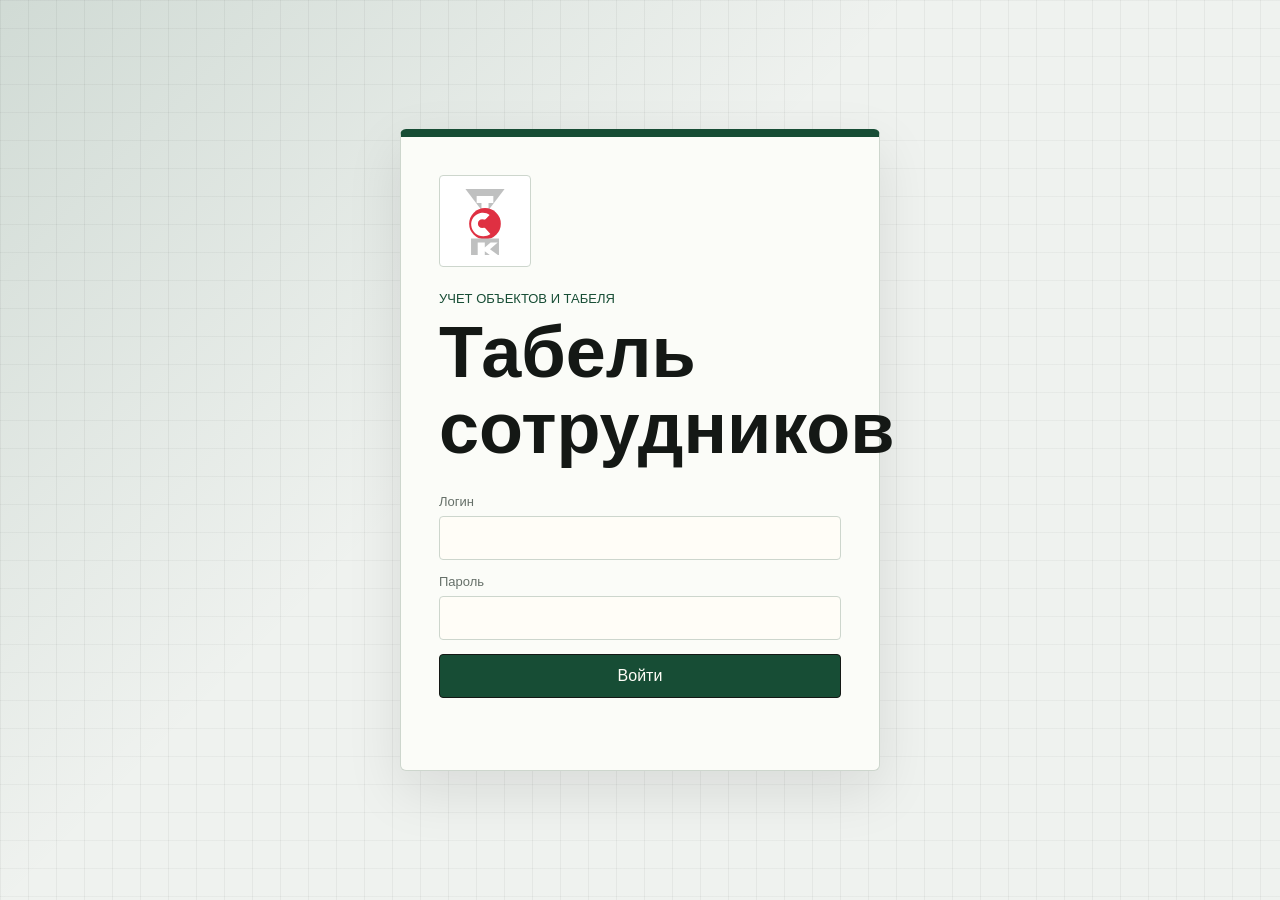
<file: sites/timesheet/index.html>
<!doctype html>
<html lang="ru">
  <head>
    <meta charset="utf-8" />
    <meta name="viewport" content="width=device-width, initial-scale=1" />
    <title>TSK Табель</title>
    <link rel="stylesheet" href="./styles.css?v=20260704-0129" />
  </head>
  <body>
    <div id="app"></div>

    <template id="loginTemplate">
      <main class="login-shell">
        <section class="login-panel">
          <div class="brand-mark logo-slot">
            <img src="./logo.svg" alt="TSK" />
          </div>
          <p class="eyebrow">Учет объектов и табеля</p>
          <h1>Табель сотрудников</h1>
          <form id="loginForm" class="login-form">
            <label>
              Логин
              <input id="login" autocomplete="username" required />
            </label>
            <label>
              Пароль
              <input id="password" type="password" autocomplete="current-password" required />
            </label>
            <button class="primary" type="submit">Войти</button>
            <p id="loginError" class="form-error"></p>
          </form>
        </section>
      </main>
    </template>

    <template id="appTemplate">
      <main class="layout">
        <aside class="sidebar">
          <div class="mini-brand">
            <span class="logo-slot"><img src="./logo.svg" alt="TSK" /></span>
            <strong>Табель</strong>
          </div>
          <div class="user-card">
            <small>Пользователь</small>
            <strong id="currentUserName"></strong>
            <span id="currentUserRole"></span>
          </div>
          <nav id="mainNav" class="nav"></nav>
          <button id="logoutBtn" class="ghost">Выйти</button>
        </aside>
        <section class="content">
          <div id="view"></div>
        </section>
      </main>
    </template>

    <template id="modalTemplate">
      <div class="modal-backdrop">
        <section class="modal">
          <header>
            <h2 id="modalTitle"></h2>
            <button id="modalClose" class="icon-btn" aria-label="Закрыть">×</button>
          </header>
          <div id="modalBody"></div>
        </section>
      </div>
    </template>

    <script src="./app.js?v=20260704-0129"></script>
  </body>
</html>
</file>
<file: sites/timesheet/styles.css>
:root {
  --bg: #eff2ef;
  --ink: #141815;
  --muted: #667069;
  --panel: #fbfcf8;
  --panel-2: #e3e9e2;
  --line: #cdd6cd;
  --green: #174d35;
  --green-2: #0d3525;
  --gold: #b69244;
  --red: #a23d35;
  --blue: #244c63;
  --shadow: 0 20px 56px rgba(20, 24, 21, 0.1);
}

* {
  box-sizing: border-box;
}

body {
  margin: 0;
  min-height: 100vh;
  background:
    linear-gradient(90deg, rgba(20, 24, 21, 0.05) 1px, transparent 1px),
    linear-gradient(rgba(20, 24, 21, 0.04) 1px, transparent 1px),
    linear-gradient(135deg, rgba(23, 77, 53, 0.14), transparent 42%),
    var(--bg);
  background-size: 28px 28px, 28px 28px, auto, auto;
  color: var(--ink);
  font-family: "Trebuchet MS", "Segoe UI", sans-serif;
}

button,
input,
select,
textarea {
  font: inherit;
}

button {
  cursor: pointer;
}

.login-shell {
  min-height: 100vh;
  display: grid;
  place-items: center;
  padding: 22px;
}

.login-panel {
  width: min(480px, 100%);
  padding: 38px;
  background: var(--panel);
  border: 1px solid var(--line);
  border-top: 8px solid var(--green);
  border-radius: 6px;
  box-shadow: var(--shadow);
}

.brand-mark {
  display: grid;
  place-items: center;
  width: 92px;
  height: 92px;
  margin-bottom: 24px;
  background: #ffffff;
  border: 1px solid var(--line);
  border-radius: 4px;
  overflow: hidden;
}

.brand-mark img {
  width: 74px;
  height: 74px;
  object-fit: contain;
}

.eyebrow {
  margin: 0 0 8px;
  color: var(--green);
  font-size: 13px;
  text-transform: uppercase;
  letter-spacing: 0;
}

h1,
h2,
h3 {
  margin: 0;
  line-height: 1.06;
  letter-spacing: 0;
}

h1 {
  font-size: clamp(42px, 8vw, 72px);
}

h2 {
  font-size: clamp(28px, 4vw, 42px);
}

h3 {
  font-size: 22px;
}

.login-form,
.form-grid,
.stack {
  display: grid;
  gap: 14px;
}

.login-form {
  margin-top: 28px;
}

label {
  display: grid;
  gap: 7px;
  color: var(--muted);
  font-size: 13px;
}

input,
select,
textarea {
  width: 100%;
  min-height: 44px;
  padding: 10px 12px;
  border: 1px solid var(--line);
  border-radius: 4px;
  background: #fffdf7;
  color: var(--ink);
  outline: none;
}

input:focus,
select:focus,
textarea:focus {
  border-color: var(--green);
  box-shadow: 0 0 0 3px rgba(35, 95, 74, 0.14);
}

.primary,
.secondary,
.ghost,
.danger {
  min-height: 44px;
  border: 1px solid var(--ink);
  padding: 0 16px;
  border-radius: 4px;
}

.primary {
  background: var(--green);
  color: #fffdf7;
}

.primary:hover {
  background: var(--green-2);
}

.secondary {
  background: var(--ink);
  color: #fffdf7;
}

.ghost {
  background: transparent;
  color: var(--ink);
}

.danger {
  border-color: var(--red);
  color: var(--red);
  background: transparent;
}

.form-error {
  min-height: 20px;
  margin: 0;
  color: var(--red);
}

.layout {
  min-height: 100vh;
  display: grid;
  grid-template-columns: 304px minmax(0, 1fr);
}

.sidebar {
  position: sticky;
  top: 0;
  height: 100vh;
  display: grid;
  grid-template-rows: auto auto 1fr auto;
  gap: 18px;
  padding: 22px;
  background: var(--ink);
  color: #f8f5e8;
}

.mini-brand {
  display: flex;
  align-items: center;
  gap: 12px;
}

.mini-brand span {
  display: grid;
  place-items: center;
  width: 54px;
  height: 54px;
  background: #ffffff;
  border: 1px solid rgba(248, 245, 232, 0.28);
  border-radius: 4px;
  overflow: hidden;
}

.mini-brand img {
  width: 42px;
  height: 42px;
  object-fit: contain;
}

.user-card {
  display: grid;
  gap: 5px;
  padding: 16px;
  border: 1px solid rgba(255, 248, 223, 0.22);
  background: rgba(255, 248, 223, 0.06);
}

.user-card small,
.user-card span {
  color: #cbc2a8;
}

.nav {
  display: grid;
  align-content: start;
  gap: 8px;
}

.nav button,
.sidebar .ghost {
  width: 100%;
  min-height: 44px;
  border: 1px solid rgba(255, 248, 223, 0.22);
  background: transparent;
  color: #f8f5e8;
  text-align: left;
}

.nav button {
  padding: 0 14px;
}

.nav button.active,
.nav button:hover {
  background: #f8f5e8;
  color: var(--ink);
}

.content {
  padding: 24px;
}

.page {
  display: grid;
  gap: 18px;
}

.page-head {
  display: flex;
  justify-content: space-between;
  align-items: end;
  gap: 16px;
  padding: 24px;
  background: var(--panel);
  border: 1px solid var(--line);
  border-left: 8px solid var(--green);
  border-radius: 6px;
  box-shadow: var(--shadow);
}

.page-head p {
  margin: 8px 0 0;
  color: var(--muted);
}

.metrics {
  display: grid;
  grid-template-columns: repeat(4, minmax(150px, 1fr));
  gap: 12px;
}

.metrics.three {
  grid-template-columns: repeat(3, minmax(150px, 1fr));
  margin-bottom: 16px;
}

.summary-tools {
  display: flex;
  flex-wrap: wrap;
  align-items: end;
  gap: 12px;
}

.metric,
.card,
.panel {
  background: var(--panel);
  border: 1px solid var(--line);
  border-radius: 6px;
  box-shadow: var(--shadow);
}

.metric {
  padding: 18px;
}

.metric span {
  display: block;
  color: var(--muted);
  font-size: 13px;
}

.metric strong {
  display: block;
  margin-top: 8px;
  font-size: 28px;
}

.object-meta {
  display: flex;
  flex-wrap: wrap;
  gap: 8px;
  margin: 12px 0;
  color: var(--muted);
  font-size: 13px;
}

.object-meta span {
  padding: 6px 10px;
  border: 1px solid var(--line);
  border-radius: 8px;
  background: var(--soft);
}

.grid-2 {
  display: grid;
  grid-template-columns: minmax(280px, 420px) minmax(0, 1fr);
  gap: 16px;
}

.card,
.panel {
  padding: 18px;
}

.card-head {
  display: flex;
  justify-content: space-between;
  align-items: center;
  gap: 12px;
  margin-bottom: 16px;
}

.table-wrap {
  overflow: auto;
  border: 1px solid var(--line);
  border-radius: 4px;
}

table {
  width: 100%;
  min-width: 720px;
  border-collapse: collapse;
  background: #fffdf7;
}

th,
td {
  padding: 13px 14px;
  border-bottom: 1px solid var(--line);
  text-align: left;
  vertical-align: top;
}

th {
  color: var(--muted);
  font-size: 12px;
  font-weight: 400;
  text-transform: uppercase;
}

.chips {
  display: flex;
  flex-wrap: wrap;
  gap: 8px;
}

.chip {
  display: inline-flex;
  align-items: center;
  min-height: 30px;
  padding: 4px 10px;
  border: 1px solid var(--line);
  background: #fffdf7;
  color: var(--ink);
  border-radius: 999px;
}

.chip.green {
  border-color: var(--green);
  color: var(--green);
}

.chip.red {
  border-color: var(--red);
  color: var(--red);
}

.chip.gold {
  border-color: var(--gold);
  color: #7f5b13;
}

.checkin-box {
  display: grid;
  gap: 18px;
  min-height: 360px;
  align-content: center;
  justify-items: center;
  text-align: center;
  border-top: 8px solid var(--green);
}

.checkin-box h2 {
  max-width: 760px;
}

.big-action {
  min-height: 92px;
  padding: 0 36px;
  font-size: 28px;
  background: var(--green);
  color: #fffdf7;
  border: 1px solid var(--ink);
  border-radius: 6px;
  box-shadow: 8px 8px 0 var(--ink);
}

.big-action:hover {
  transform: translate(2px, 2px);
  box-shadow: 6px 6px 0 var(--ink);
}

.month-days {
  display: grid;
  grid-template-columns: repeat(7, minmax(38px, 1fr));
  gap: 6px;
}

.day-btn {
  min-height: 42px;
  border: 1px solid var(--line);
  background: #fffdf7;
}

.day-btn.selected {
  background: var(--green);
  color: #fffdf7;
  border-color: var(--green);
}

.day-btn.selected.weekend {
  background: var(--green);
  color: #fffdf7;
}

.project-list {
  display: grid;
  gap: 8px;
}

.project-choice {
  min-height: 52px;
  border: 1px solid var(--line);
  background: #fffdf7;
  text-align: left;
  padding: 0 14px;
  border-radius: 4px;
}

.project-choice:hover {
  border-color: var(--green);
  background: #f6f4ea;
}

.project-choice:disabled {
  cursor: not-allowed;
  opacity: 0.45;
  background: #e7e9e2;
}

.modal-backdrop {
  position: fixed;
  inset: 0;
  z-index: 10;
  display: grid;
  place-items: center;
  padding: 20px;
  background: rgba(23, 24, 19, 0.58);
}

.modal {
  width: min(680px, 100%);
  max-height: calc(100vh - 40px);
  overflow: auto;
  background: var(--panel);
  border: 1px solid var(--ink);
  border-radius: 6px;
  box-shadow: 0 30px 100px rgba(0, 0, 0, 0.28);
}

.modal.modal-wide {
  width: min(1180px, 100%);
}

.modal header {
  display: flex;
  align-items: center;
  justify-content: space-between;
  gap: 12px;
  padding: 18px;
  border-bottom: 1px solid var(--line);
}

#modalBody {
  padding: 18px;
}

.icon-btn {
  width: 40px;
  height: 40px;
  border: 1px solid var(--line);
  background: transparent;
  font-size: 28px;
  line-height: 1;
}

.empty {
  padding: 24px;
  color: var(--muted);
  background: #fffdf7;
  border: 1px dashed var(--line);
}

.notice {
  padding: 12px 14px;
  background: #fff4d8;
  border: 1px solid #d8b35b;
  color: #6f4d08;
}

.presence-list,
.object-buttons {
  display: grid;
  gap: 10px;
}

.presence-row,
.object-button,
.object-line {
  display: grid;
  grid-template-columns: minmax(180px, 280px) minmax(0, 1fr);
  gap: 16px;
  align-items: center;
  padding: 16px 18px;
  background: var(--panel);
  border: 1px solid var(--line);
  border-radius: 6px;
  box-shadow: var(--shadow);
}

.presence-person {
  min-width: 0;
}

.presence-row strong,
.object-line strong {
  display: block;
  font-size: 20px;
}

.presence-row span,
.object-line span,
.object-button span {
  color: var(--muted);
}

.presence-object {
  color: var(--green);
  overflow-wrap: anywhere;
}

.presence-object strong {
  font-size: 22px;
}

.presence-object span {
  display: block;
  margin-top: 4px;
  color: var(--muted);
  font-size: 13px;
}

.muted-row {
  opacity: 0.58;
}

.actions {
  display: flex;
  flex-wrap: wrap;
  gap: 8px;
}

.link-btn {
  border: 0;
  padding: 0;
  background: transparent;
  color: var(--green);
  font-weight: 700;
  text-align: left;
}

.object-buttons {
  grid-template-columns: repeat(auto-fit, minmax(220px, 1fr));
}

.object-button {
  grid-template-columns: 1fr;
  min-height: 116px;
  text-align: left;
  cursor: pointer;
}

.object-button em {
  color: var(--ink);
  font-style: normal;
  line-height: 1.35;
}

.object-button:hover {
  border-color: var(--green);
  transform: translateY(-1px);
}

.object-button strong {
  font-size: 24px;
}

.segmented {
  display: inline-flex;
  width: fit-content;
  border: 1px solid var(--line);
  border-radius: 6px;
  overflow: hidden;
  background: var(--panel);
}

.segmented button {
  min-height: 42px;
  border: 0;
  border-right: 1px solid var(--line);
  padding: 0 16px;
  background: transparent;
}

.segmented button:last-child {
  border-right: 0;
}

.segmented button.active {
  background: var(--green);
  color: #fffdf7;
}

.month-control {
  max-width: 260px;
}

.calendar-wrap {
  max-width: 100%;
}

.calendar-table {
  min-width: 980px;
}

.calendar-table th,
.calendar-table td {
  min-width: 38px;
  padding: 10px 9px;
  text-align: center;
  border-right: 1px solid var(--line);
}

.calendar-table th:first-child,
.calendar-table td:first-child {
  min-width: 160px;
  text-align: left;
}

.calendar-table th:nth-child(2),
.calendar-table td:nth-child(2) {
  min-width: 90px;
}

.calendar-table th span,
.calendar-table th small,
.day-btn span,
.day-btn small {
  display: block;
}

.calendar-table th small,
.day-btn small {
  margin-top: 2px;
  color: var(--muted);
  font-size: 10px;
  text-transform: uppercase;
}

.calendar-table .weekend,
.day-btn.weekend {
  background: #eef0eb;
}

.day-btn.selected.weekend {
  background: var(--green);
  color: #fffdf7;
}

.mark-full {
  color: var(--green);
  font-size: 26px;
  font-weight: 800;
}

.mark-extra {
  color: var(--red);
  font-size: 26px;
  font-weight: 800;
}

.correct-cell {
  cursor: pointer;
}

.correct-cell.request-add {
  background: #dff1df;
  color: var(--green);
  font-size: 24px;
  font-weight: 800;
}

.correct-cell.request-add::before {
  content: "+";
}

.correct-cell.request-remove {
  color: var(--red);
  text-decoration: line-through;
  text-decoration-thickness: 3px;
}

.request-card p {
  white-space: pre-wrap;
}

.current-project {
  display: grid;
  gap: 10px;
  justify-items: center;
  width: min(520px, 100%);
  padding: 18px;
  border: 1px solid var(--line);
  border-radius: 6px;
  background: #fffdf7;
}

.current-project span {
  color: var(--muted);
}

.current-project strong {
  color: var(--green);
  font-size: clamp(30px, 7vw, 52px);
  line-height: 1;
}

.entry-history {
  display: grid;
  width: min(720px, 100%);
  gap: 8px;
}

.history-row {
  display: grid;
  grid-template-columns: minmax(0, 1fr) auto;
  gap: 12px;
  align-items: center;
  padding: 12px;
  border: 1px solid var(--line);
  border-radius: 4px;
  background: #fffdf7;
  text-align: left;
}

.history-row.is-open {
  border-color: var(--green);
  background: #edf5ef;
}

.history-row span {
  display: block;
  margin-top: 3px;
  color: var(--muted);
  font-size: 13px;
}

.modal-actions,
.pay-object-list {
  display: grid;
  gap: 10px;
}

.modal-actions {
  grid-template-columns: repeat(2, minmax(0, 1fr));
}

.pay-remainder {
  padding: 14px;
  border: 1px solid var(--green);
  border-radius: 4px;
  background: #edf5ef;
  color: var(--green);
  font-weight: 700;
}

.pay-object {
  display: grid;
  gap: 4px;
  min-height: 60px;
  padding: 10px 12px;
  border: 1px solid var(--line);
  border-radius: 4px;
  background: #fffdf7;
  text-align: left;
}

.allocation-row {
  display: grid;
  grid-template-columns: minmax(0, 1fr) minmax(120px, 180px);
  gap: 12px;
  align-items: center;
  padding: 12px;
  border: 1px solid var(--line);
  border-radius: 4px;
  background: #fffdf7;
  color: var(--ink);
}

.allocation-row span,
.allocation-row small {
  display: block;
}

.allocation-row small,
.muted {
  color: var(--muted);
}

.pay-object:hover {
  border-color: var(--green);
}

.pay-object:disabled,
.pay-object.is-used {
  cursor: not-allowed;
  opacity: 0.52;
  background: #e8ebe4;
}

.small-btn {
  min-height: 36px;
}

.compact-table table {
  min-width: 560px;
}

.compact-object-line {
  grid-template-columns: minmax(110px, 1fr) auto;
  box-shadow: none;
}

.day-btn.disabled {
  cursor: not-allowed;
  opacity: 0.45;
}

.day-btn.filled {
  border-color: var(--green);
  background: #e2f0e6;
  color: var(--green);
  opacity: 1;
}

.hidden {
  display: none !important;
}

.collapsible-form {
  margin-bottom: 18px;
  padding: 16px;
  border: 1px solid var(--line);
  background: #fffdf7;
}

.permission-grid,
.project-checks {
  display: grid;
  grid-template-columns: repeat(auto-fit, minmax(230px, 1fr));
  gap: 8px;
}

.check-row {
  display: flex;
  align-items: center;
  gap: 8px;
  min-height: 40px;
  padding: 8px 10px;
  border: 1px solid var(--line);
  border-radius: 4px;
  background: #fffdf7;
  color: var(--ink);
}

.check-row input {
  width: auto;
  min-height: auto;
}

@media (max-width: 980px) {
  .layout {
    grid-template-columns: 1fr;
  }

  .sidebar {
    position: static;
    height: auto;
  }

  .metrics,
  .grid-2 {
    grid-template-columns: 1fr;
  }

  .metrics.three {
    grid-template-columns: 1fr;
  }
}

@media (max-width: 620px) {
  .content,
  .sidebar {
    padding: 14px;
  }

  .page-head {
    display: grid;
    padding: 18px;
  }

  .page-head h1 {
    font-size: 30px;
  }

  .nav {
    grid-template-columns: repeat(2, minmax(0, 1fr));
  }

  .nav button,
  .sidebar .ghost {
    min-height: 40px;
    padding: 0 10px;
    font-size: 13px;
  }

  .presence-row,
  .object-line {
    grid-template-columns: 1fr;
    gap: 7px;
    padding: 14px;
  }

  .presence-object {
    font-size: 18px;
  }

  .history-row {
    grid-template-columns: 1fr;
  }

  .object-button {
    min-height: 98px;
  }

  .object-button strong {
    font-size: 21px;
  }

  .modal-actions {
    grid-template-columns: 1fr;
  }

  .big-action {
    width: 100%;
    min-height: 74px;
    font-size: 22px;
  }

  .month-days {
    grid-template-columns: repeat(5, minmax(38px, 1fr));
  }

  table {
    min-width: 620px;
  }

  .calendar-table {
    min-width: 980px;
  }
}
</file>
